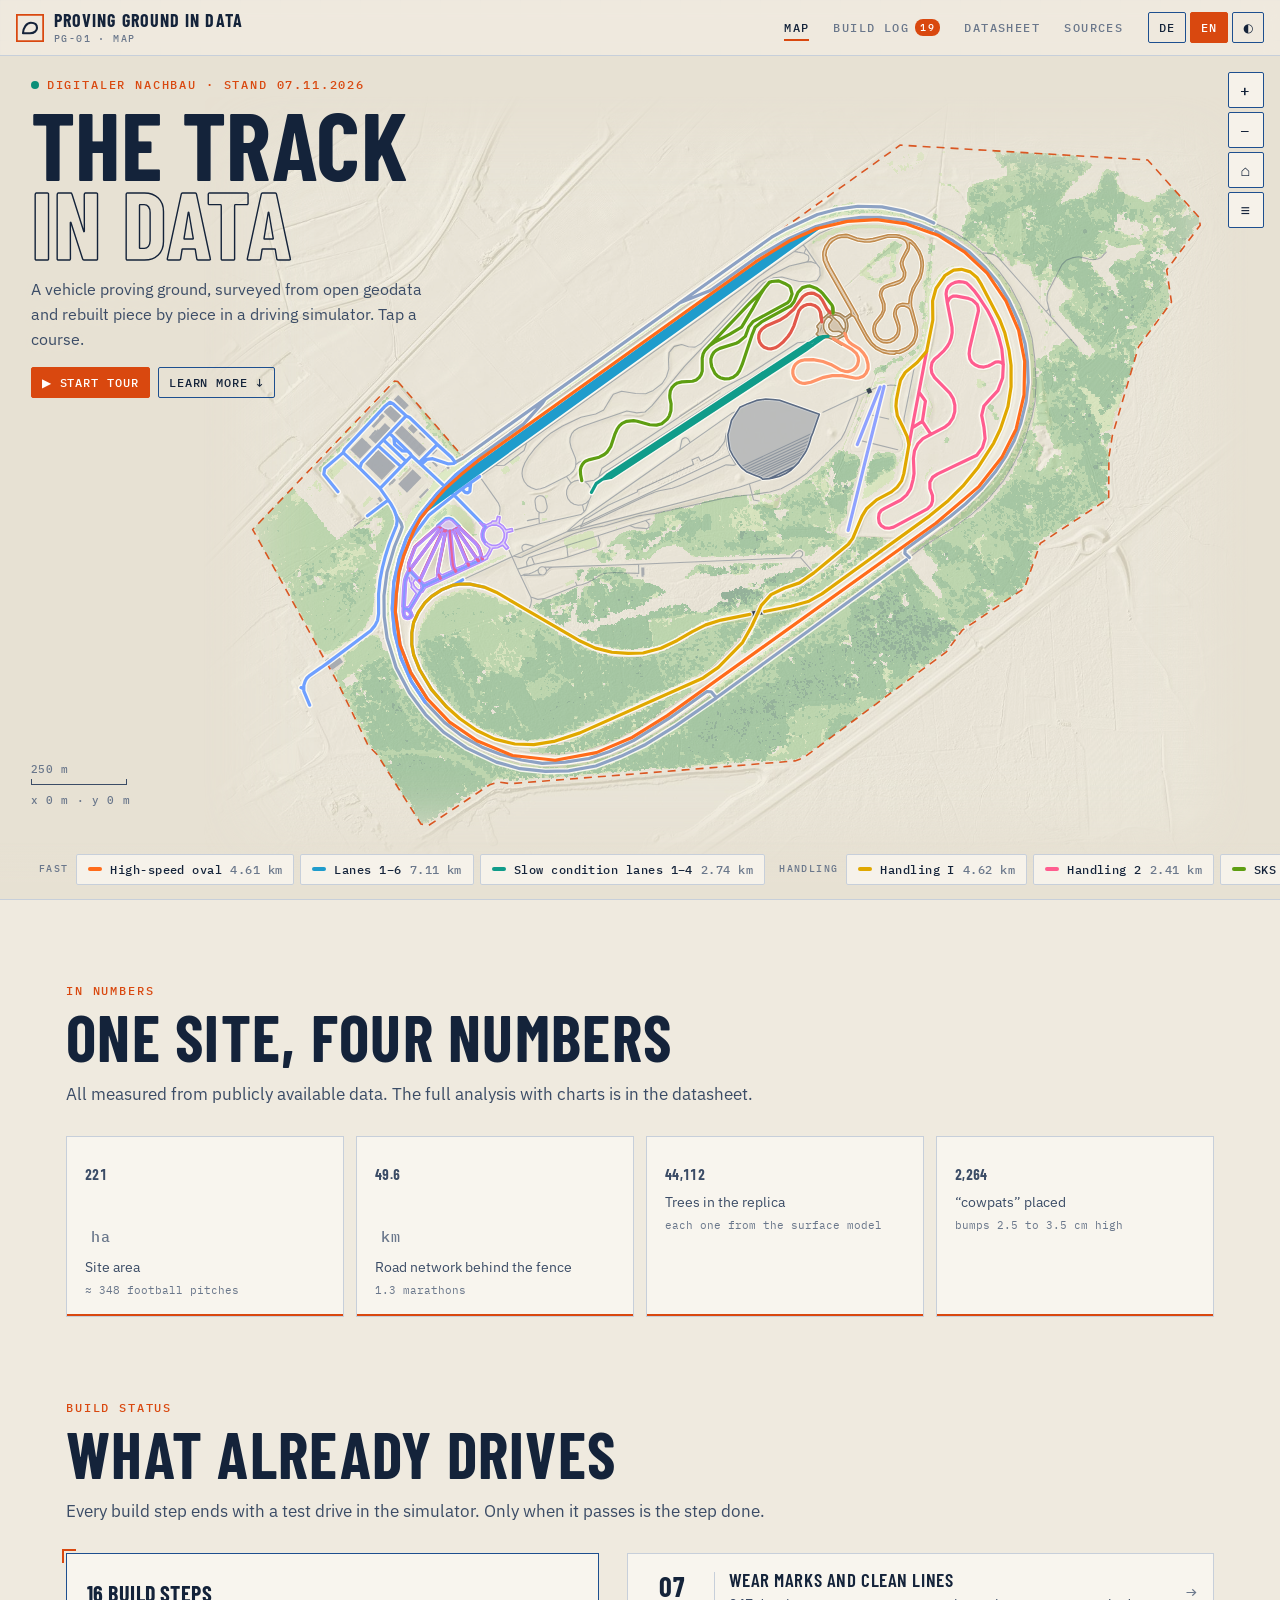
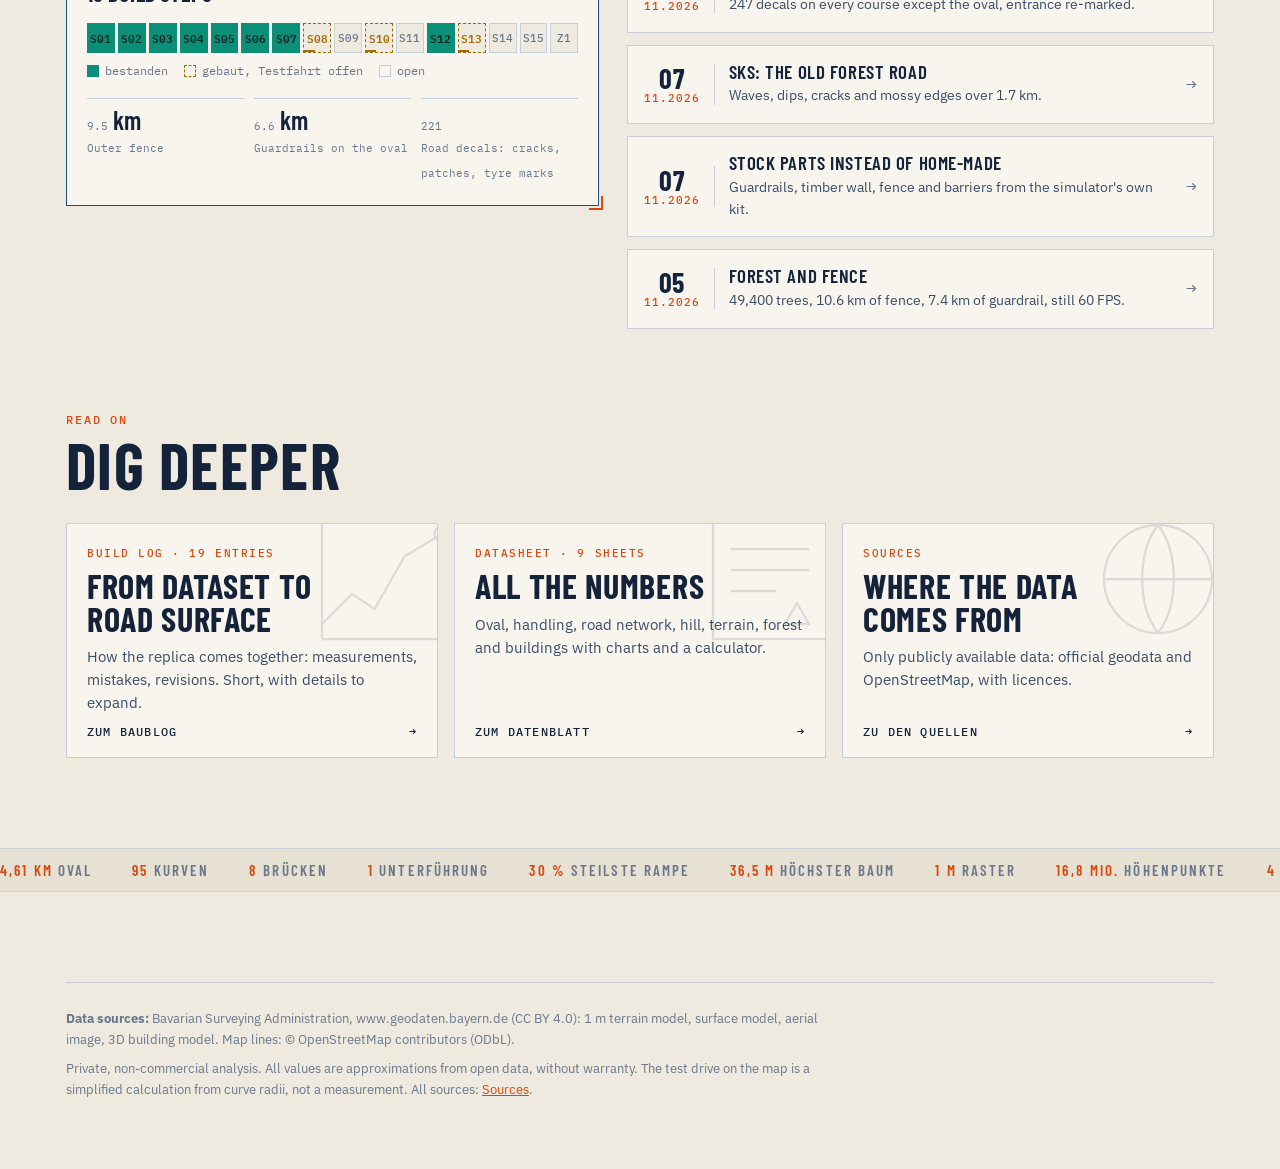
<file: index.html>
<!doctype html>
<html lang="de">
<head>
<meta charset="utf-8">
<meta name="viewport" content="width=device-width,initial-scale=1,viewport-fit=cover">
<title>Prüfgelände in Daten</title>
<meta name="description" content="Interaktive Karte eines Fahrzeug-Prüfgeländes aus offenen Geodaten: alle Kurse zum Anklicken, mit Kennzahlen, Testfahrt und Baustand des digitalen Nachbaus.">
<meta name="robots" content="noindex,nofollow">
<link rel="preconnect" href="https://fonts.googleapis.com">
<link rel="preconnect" href="https://fonts.gstatic.com" crossorigin>
<link rel="stylesheet" href="https://fonts.googleapis.com/css2?family=Barlow+Condensed:wght@500;600;700&family=IBM+Plex+Mono:wght@400;500;600&family=IBM+Plex+Sans:wght@400;500;600&display=swap">
<link rel="stylesheet" href="assets/site.css">
<style>
/* ---------- Karte ---------- */
.stage{position:relative;z-index:1;height:calc(100svh - 56px);min-height:560px;overflow:hidden;background:var(--bg2);border-bottom:1px solid var(--line2)}
#map{position:absolute;inset:0;width:100%;height:100%;display:block;cursor:grab;touch-action:none;user-select:none;-webkit-user-select:none}
#map.drag{cursor:grabbing}
.relief-l{display:none}
:root[data-theme="light"] .relief-d{display:none} :root[data-theme="light"] .relief-l{display:inline}
@media (prefers-color-scheme:light){:root:not([data-theme="dark"]) .relief-d{display:none}:root:not([data-theme="dark"]) .relief-l{display:inline}}
#L-relief{opacity:.55;transition:opacity .6s} #L-trees{opacity:.42;transition:opacity .6s}
:root[data-theme="light"] #L-relief{opacity:.8}
.site{fill:none;stroke:var(--accent);stroke-width:calc(var(--k) * 1.6px);stroke-dasharray:calc(var(--k) * 8px) calc(var(--k) * 6px);animation:ants 30s linear infinite;opacity:.9}
@keyframes ants{to{stroke-dashoffset:calc(var(--k) * -280px)}}
.net{fill:none;stroke:var(--ink2);stroke-width:calc(var(--k) * 1.1px);opacity:.38;stroke-linecap:round;stroke-linejoin:round}
.brg{fill:none;stroke:var(--ink);stroke-width:calc(var(--k) * 5px);opacity:.8}
.bld{fill:var(--muted);opacity:.5;stroke:none}
.cs{fill:none;stroke:var(--casing);stroke-linecap:round;stroke-linejoin:round;stroke-width:calc(var(--k) * 6px)}
.ln{fill:none;stroke:var(--c);stroke-linecap:round;stroke-linejoin:round;stroke-width:calc(var(--k) * 3.2px);transition:stroke-width .3s,opacity .4s}
.ar .ln{fill:var(--c);fill-opacity:.32;fill-rule:evenodd;stroke-width:calc(var(--k) * 1.6px)}
.ar .cs{fill:none;stroke-width:calc(var(--k) * 3.5px)}
.hit{fill:none;stroke:transparent;stroke-width:calc(var(--k) * 18px);stroke-linecap:round;pointer-events:stroke;cursor:pointer}
.ar .hit{fill:transparent;pointer-events:all}
.crs{transition:opacity .45s}
.crs:hover .ln,.crs.hov .ln{stroke-width:calc(var(--k) * 5px)}
#map.sel .crs:not(.on){opacity:.22}
#map.sel .netg{opacity:.5}
.crs.on .ln{stroke-width:calc(var(--k) * 5px)}
.glow{fill:none;stroke:var(--c);stroke-linecap:round;stroke-linejoin:round;stroke-width:calc(var(--k) * 16px);opacity:0;pointer-events:none}
.crs.on .glow{animation:pulse 2.2s ease-in-out infinite}
@keyframes pulse{0%,100%{opacity:.1}50%{opacity:.32}}
.flow{fill:none;stroke:var(--bg);stroke-linecap:round;stroke-width:calc(var(--k) * 1.6px);stroke-dasharray:calc(var(--k) * 3px) calc(var(--k) * 15px);opacity:0;pointer-events:none}
.crs.on .flow{opacity:.85;animation:flow 1.4s linear infinite}
@keyframes flow{to{stroke-dashoffset:calc(var(--k) * -18px)}}
/* Zeichnen beim Start */
.draw .cs,.draw .ln{stroke-dasharray:1;stroke-dashoffset:1}
.draw.go .cs,.draw.go .ln{animation:drawin 1.6s var(--ease) forwards;animation-delay:var(--dl,0s)}
.draw.ar .ln{fill-opacity:0} .draw.ar.go .ln{animation:drawin 1.6s var(--ease) forwards,fillin .8s ease forwards;animation-delay:var(--dl,0s),calc(var(--dl,0s) + 1.1s)}
@keyframes drawin{to{stroke-dashoffset:0}} @keyframes fillin{to{fill-opacity:.32}}
.fadein{opacity:0;transition:opacity 1.2s ease} .fadein.go{opacity:1}
/* Punkte */
.poi{cursor:pointer}
.poi circle.c{fill:var(--accent);stroke:var(--bg);stroke-width:2px}
.poi circle.r{fill:none;stroke:var(--accent);stroke-width:1.4px;animation:ring 2.6s ease-out infinite;transform-box:fill-box;transform-origin:center}
@keyframes ring{from{transform:scale(.4);opacity:.9}to{transform:scale(2.6);opacity:0}}
.poi text{font:600 11px var(--f-m);fill:var(--ink);paint-order:stroke;stroke:var(--casing);stroke-width:3px;letter-spacing:.06em;text-transform:uppercase;pointer-events:none}
#map.sel .poi:not(.on){opacity:.35}
/* Fahrzeug */
#car{pointer-events:none;opacity:0;transition:opacity .3s}
#car.on{opacity:1}
#car .b{fill:var(--ink);stroke:var(--accent);stroke-width:calc(var(--k) * 2.5px)}
#car .h{fill:var(--accent);opacity:.25}
#trail{fill:none;stroke:var(--accent);stroke-width:calc(var(--k) * 2.5px);stroke-linecap:round;opacity:.9;pointer-events:none}

/* Überlagerungen */
.ov{position:absolute;z-index:3;pointer-events:none}
.ov>*{pointer-events:auto}
.intro{left:max(16px,2.4vw);top:22px;max-width:min(470px,calc(100% - 32px))}
.intro h1{font-size:clamp(46px,7.4vw,104px);line-height:.84;letter-spacing:.005em}
.intro h1 span{display:block;color:transparent;-webkit-text-stroke:1.4px var(--ink);text-stroke:1.4px var(--ink)}
.intro p{margin:14px 0 0;font-size:15.5px;color:var(--ink2);max-width:42ch;text-shadow:0 1px 10px var(--bg2)}
.intro .row{display:flex;gap:8px;margin-top:16px;flex-wrap:wrap}
.intro .eyebrow{display:flex;align-items:center;gap:8px;margin-bottom:12px}
.live{width:8px;height:8px;border-radius:50%;background:var(--ok);box-shadow:0 0 0 0 var(--ok);animation:live 2s infinite}
@keyframes live{0%{box-shadow:0 0 0 0 color-mix(in srgb,var(--ok) 70%,transparent)}100%{box-shadow:0 0 0 10px transparent}}
.ttl-in>*{opacity:0;transform:translateY(16px);animation:up .9s var(--ease) forwards}
.ttl-in>*:nth-child(2){animation-delay:.12s}.ttl-in>*:nth-child(3){animation-delay:.24s}.ttl-in>*:nth-child(4){animation-delay:.36s}
@keyframes up{to{opacity:1;transform:none}}
.hud{left:max(16px,2.4vw);bottom:92px;display:flex;flex-direction:column;gap:8px;font:500 11px var(--f-m);color:var(--muted);letter-spacing:.06em}
.scale{display:flex;flex-direction:column;gap:3px}
.scale i{display:block;height:6px;border:1.5px solid var(--ink2);border-top:0;transition:width .25s}
.coords{font-variant-numeric:tabular-nums;white-space:nowrap}
.zoom{right:16px;top:16px;display:flex;flex-direction:column;gap:4px}
.zoom .btn{background:var(--glass);backdrop-filter:blur(6px);-webkit-backdrop-filter:blur(6px);width:36px;height:36px;padding:0;font-size:16px}
.layers{position:absolute;right:56px;top:16px;display:none;flex-direction:column;gap:4px;padding:10px;background:var(--glass);border:1px solid var(--line);backdrop-filter:blur(8px);-webkit-backdrop-filter:blur(8px)}
.layers.on{display:flex}
.layers label{display:flex;gap:8px;align-items:center;font:500 11.5px var(--f-m);letter-spacing:.05em;cursor:pointer;white-space:nowrap}
.layers input{accent-color:var(--accent)}
/* Kursleiste */
.rail{position:absolute;z-index:3;left:0;right:0;bottom:0;padding:12px max(16px,2.4vw) 14px;display:flex;gap:6px;overflow-x:auto;scrollbar-width:thin;
  background:linear-gradient(to top,var(--bg2) 30%,transparent)}
.chip{flex:none;display:flex;align-items:center;gap:8px;font:500 11.5px/1 var(--f-m);letter-spacing:.04em;color:var(--ink);background:var(--glass);border:1px solid var(--line2);padding:9px 11px;cursor:pointer;border-radius:2px;backdrop-filter:blur(6px);-webkit-backdrop-filter:blur(6px);transition:border-color .2s,transform .2s,background .2s}
.chip i{width:14px;height:4px;background:var(--c);flex:none;border-radius:2px}
.chip em{font-style:normal;color:var(--muted)}
.chip:hover{border-color:var(--c);transform:translateY(-2px)}
.chip[aria-pressed="true"]{border-color:var(--c);background:color-mix(in srgb,var(--c) 18%,var(--glass))}
.chip.g{cursor:default;background:none;border:0;backdrop-filter:none;color:var(--muted);font-size:10px;letter-spacing:.14em;text-transform:uppercase;padding:9px 2px 9px 8px}
.chip.g:hover{transform:none}
/* Tooltip */
.tip{position:absolute;z-index:4;pointer-events:none;font:500 11.5px var(--f-m);background:var(--glass);border:1px solid var(--line);padding:6px 9px;white-space:nowrap;opacity:0;transform:translate(-50%,-140%);transition:opacity .15s;backdrop-filter:blur(6px);-webkit-backdrop-filter:blur(6px)}
.tip.on{opacity:1} .tip b{color:var(--c,var(--accent));font-weight:600}
.hint{position:absolute;z-index:6;left:50%;top:50%;transform:translate(-50%,-50%);font:500 13px var(--f-m);letter-spacing:.04em;background:var(--glass);border:1px solid var(--line);padding:12px 16px;pointer-events:none;opacity:0;transition:opacity .25s;backdrop-filter:blur(8px);-webkit-backdrop-filter:blur(8px)}
.hint.on{opacity:1}
/* Infopanel */
.panel{position:absolute;z-index:5;top:16px;right:62px;bottom:78px;width:min(390px,calc(100% - 32px));background:var(--glass);border:1px solid var(--line);
  backdrop-filter:blur(14px);-webkit-backdrop-filter:blur(14px);display:flex;flex-direction:column;transform:translateX(calc(100% + 80px));transition:transform .55s var(--ease);overflow:hidden}
.panel.on{transform:none}
.panel::before{content:"";position:absolute;left:0;top:0;bottom:0;width:3px;background:var(--c,var(--accent))}
.ph{padding:16px 18px 12px 20px;border-bottom:1px solid var(--line2);display:flex;gap:10px;align-items:flex-start}
.ph h2{font-size:32px;line-height:.95;margin-top:6px}
.ph .x{margin-left:auto;flex:none}
.pb{padding:14px 18px 18px 20px;overflow-y:auto;display:grid;gap:14px;align-content:start}
.pb p{margin:0;font-size:14.5px;color:var(--ink2)}
.facts{display:grid;grid-template-columns:1fr 1fr;gap:1px;background:var(--line2);border:1px solid var(--line2)}
.facts div{background:var(--panel);padding:9px 10px 8px}
.facts b{display:block;font:600 22px/1 var(--f-d);letter-spacing:.02em;font-variant-numeric:tabular-nums}
.facts span{font:10.5px/1.3 var(--f-m);color:var(--muted);letter-spacing:.04em}
.bstat{display:flex;flex-wrap:wrap;gap:6px 10px;align-items:center;font:12px var(--f-m);color:var(--muted)}
.bstat strong{color:var(--ink);font-weight:600}
.chart{border:1px solid var(--line2);background:var(--panel);padding:8px 10px 6px}
.chart h4{margin:0 0 4px;font:500 10.5px var(--f-m);letter-spacing:.12em;text-transform:uppercase;color:var(--muted);display:flex;justify-content:space-between}
.chart svg{display:block;width:100%;height:64px;overflow:visible}
.chart .pl{fill:none;stroke:var(--c,var(--accent));stroke-width:1.6;vector-effect:non-scaling-stroke}
.chart .pa{fill:var(--c,var(--accent));opacity:.14}
.chart .cur{stroke:var(--ink);stroke-width:1;vector-effect:non-scaling-stroke}
.drive{display:grid;grid-template-columns:auto 1fr;gap:12px;align-items:center}
.speedo{font:700 46px/0.9 var(--f-d);font-variant-numeric:tabular-nums;letter-spacing:.01em;min-width:3.2ch;text-align:right}
.speedo small{display:block;font:500 10px var(--f-m);letter-spacing:.12em;color:var(--muted);text-align:right;margin-top:4px}
.dmeta{font:11.5px/1.5 var(--f-m);color:var(--muted)} .dmeta b{color:var(--ink);font-weight:500}
.pf{display:flex;gap:8px;flex-wrap:wrap;padding-top:2px}
@media (max-width:760px){
  .stage{height:calc(100svh - 56px);min-height:600px}
  .intro{top:14px} .intro p{font-size:14px} .intro h1{font-size:clamp(40px,13vw,64px)}
  .hud{bottom:78px} .hud .coords{display:none}
  .zoom{top:auto;bottom:140px;right:12px} .layers{top:auto;bottom:140px;right:54px}
  .panel{top:auto;right:0;left:0;bottom:0;width:100%;max-height:68%;transform:translateY(105%);border-left:0;border-right:0;border-bottom:0}
  .panel::before{left:0;right:0;top:0;bottom:auto;width:auto;height:3px}
  .stage.psel .intro{opacity:0;pointer-events:none}
}
.intro{transition:opacity .4s}
.intro h1,.intro p,.intro .eyebrow,.intro .row a{transition:opacity .35s}
.stage.psel .intro h1,.stage.psel .intro p,.stage.psel .intro .eyebrow,.stage.psel .intro .row a{opacity:0;pointer-events:none;height:0;margin:0;overflow:hidden}
.stage.psel .intro .row{margin-top:0}

/* ---------- Abschnitte unter der Karte ---------- */
.nums{display:grid;grid-template-columns:repeat(4,1fr);gap:12px}
.num{background:var(--panel);border:1px solid var(--line2);padding:22px 18px 18px;position:relative;overflow:hidden}
.num b{display:block;font:700 clamp(44px,6vw,72px)/.9 var(--f-d);letter-spacing:.005em;font-variant-numeric:tabular-nums}
.num b i{font:500 15px var(--f-m);font-style:normal;color:var(--muted);margin-left:6px;letter-spacing:.04em}
.num span{display:block;margin-top:10px;font-size:14px;color:var(--ink2)}
.num small{display:block;font:11px/1.4 var(--f-m);color:var(--muted);margin-top:4px}
.num::after{content:"";position:absolute;left:0;bottom:0;height:2px;width:100%;background:var(--accent);transform:scaleX(0);transform-origin:left;transition:transform 1.2s var(--ease) .3s}
.num.in::after{transform:none}
@media (max-width:860px){.nums{grid-template-columns:1fr 1fr}}
.build{display:grid;grid-template-columns:minmax(0,1fr) minmax(0,1.1fr);gap:28px;align-items:start}
.bpanel{padding:22px 20px 20px}
.bpanel h3{font-size:22px;margin-bottom:12px}
.equip{display:grid;grid-template-columns:repeat(3,1fr);gap:10px;margin-top:20px}
.equip div{border-top:1px solid var(--line2);padding-top:8px}
.equip b{display:block;font:600 26px/1 var(--f-d);font-variant-numeric:tabular-nums}
.equip span{font:11px/1.35 var(--f-m);color:var(--muted)}
.news{display:grid;gap:12px}
.news a{display:grid;grid-template-columns:auto 1fr auto;gap:14px;align-items:center;text-decoration:none;color:var(--ink);padding:16px 16px;border:1px solid var(--line2);background:var(--panel);transition:border-color .25s,transform .25s}
.news a:hover{border-color:var(--accent);transform:translateX(4px)}
.news time{font:500 11px/1.2 var(--f-m);color:var(--accent);letter-spacing:.08em;text-align:center;border-right:1px solid var(--line2);padding-right:14px}
.news time b{display:block;font:700 28px/1 var(--f-d);color:var(--ink)}
.news strong{display:block;font:600 19px/1.1 var(--f-d);text-transform:uppercase;letter-spacing:.03em}
.news span{display:block;font-size:13.5px;color:var(--ink2);margin-top:3px}
.news .arr{font:18px var(--f-m);color:var(--muted)}
@media (max-width:900px){.build{grid-template-columns:1fr}}
@media (max-width:520px){.equip{grid-template-columns:1fr 1fr}.news a{grid-template-columns:auto 1fr}.news .arr{display:none}}
.portals{display:grid;grid-template-columns:repeat(3,1fr);gap:16px}
.portal{display:flex;flex-direction:column;gap:10px;text-decoration:none;color:var(--ink);padding:22px 20px 18px;min-height:220px;border:1px solid var(--line2);background:var(--panel);position:relative;overflow:hidden;transition:border-color .3s,transform .3s}
.portal:hover{border-color:var(--accent);transform:translateY(-4px)}
.portal .k{font:500 11px var(--f-m);letter-spacing:.14em;color:var(--accent);text-transform:uppercase}
.portal h3{font-size:34px;line-height:.95}
.portal p{font-size:14.5px;color:var(--ink2);margin:0}
.portal .go{margin-top:auto;font:500 12px var(--f-m);letter-spacing:.1em;text-transform:uppercase;display:flex;justify-content:space-between;align-items:center}
.portal .go i{font-style:normal;transition:transform .3s}
.portal:hover .go i{transform:translateX(6px)}
.portal svg.bg{position:absolute;right:-20px;top:-20px;width:150px;height:150px;opacity:.12;stroke:var(--ink);fill:none;stroke-width:1.5;transition:transform .8s var(--ease),opacity .4s}
.portal:hover svg.bg{transform:rotate(-8deg) scale(1.08);opacity:.22}
@media (max-width:860px){.portals{grid-template-columns:1fr}.portal{min-height:0}}
.marquee{overflow:hidden;border-block:1px solid var(--line2);margin-top:90px;position:relative;z-index:1;background:var(--bg2)}
.marquee div{display:flex;gap:40px;width:max-content;padding:12px 0;font:600 15px var(--f-d);letter-spacing:.14em;text-transform:uppercase;color:var(--muted);animation:mq 60s linear infinite}
.marquee b{color:var(--accent);font-weight:600}
@keyframes mq{to{transform:translateX(-50%)}}
@media (prefers-reduced-motion:reduce){.marquee div{animation:none}.draw .cs,.draw .ln{stroke-dasharray:none;stroke-dashoffset:0}.ttl-in>*{opacity:1;transform:none;animation:none}}
</style>
<script data-goatcounter="https://ericcarni.goatcounter.com/count" async src="https://gc.zgo.at/count.js"></script>
</head>
<body>
<header class="nav">
  <a class="brand" href="./" aria-label="Startseite"><svg viewBox="0 0 32 32" aria-hidden="true"><rect x="1" y="1" width="30" height="30" fill="none" stroke="var(--accent)" stroke-width="2"/><path d="M8 22c0-6 4-12 9-12s7 3 7 6-3 6-8 6H8" fill="none" stroke="var(--ink)" stroke-width="2.4" stroke-linecap="round"/></svg><span><b>Prüfgelände in Daten</b><small>PG-01 · Karte</small></span></a>
  <nav class="links" aria-label="Bereiche"><a href="./" aria-current="page">Karte</a><a href="blog/">Baublog<span class="cnt">19</span></a><a href="datenblatt/">Datenblatt</a><a href="quellen/">Quellen</a></nav>
  <div class="tools"><button class="btn" id="lang-de" type="button" aria-pressed="true" aria-label="Deutsch" lang="de">DE</button><button class="btn" id="lang-en" type="button" aria-pressed="false" aria-label="English" lang="en">EN</button><button class="btn ic" id="themebtn" type="button" aria-label="Darstellung wechseln">◐</button></div>
</header>

<section class="stage" id="stage" aria-label="Interaktive Karte">
  <svg id="map" role="img" aria-label="Karte des Prüfgeländes mit allen Kursen">
    <defs><filter id="fz" x="-10%" y="-10%" width="120%" height="120%"><feGaussianBlur stdDeviation="70"/></filter>
      <mask id="fade" maskUnits="userSpaceOnUse" x="-1500" y="-1150" width="3000" height="2300"><rect x="-1250" y="-900" width="2490" height="1790" fill="#fff" filter="url(#fz)"/></mask></defs>
    <g mask="url(#fade)">
    <g id="L-relief" class="fadein"><image class="relief-d" href="assets/relief-dark.jpg" x="-1370" y="-1020" width="2730" height="2030" preserveAspectRatio="none"/><image class="relief-l" href="assets/relief-light.jpg" x="-1370" y="-1020" width="2730" height="2030" preserveAspectRatio="none"/></g>
    <g id="L-trees" class="fadein"><image href="assets/baeume.png" x="-1370" y="-1020" width="2730" height="2030" preserveAspectRatio="none" style="image-rendering:pixelated"/></g>
    </g>
    <g id="L-bld" class="fadein"></g>
    <g id="L-net" class="fadein netg"></g>
    <g id="L-site"></g>
    <g id="L-cas"></g>
    <g id="L-crs"></g>
    <path id="trail" d=""/>
    <g id="L-poi" class="fadein"></g>
    <g id="car"><circle class="h" r="1"/><circle class="b" r="1"/></g>
  </svg>

  <div class="ov intro ttl-in" id="intro">
    <div class="eyebrow"><i class="live"></i>Digitaler Nachbau · Stand 07.11.2026</div>
    <h1>Die Strecke<span>in Daten</span></h1>
    <p>Ein Fahrzeug-Prüfgelände, vermessen aus offenen Geodaten und Stück für Stück im Fahrsimulator nachgebaut. Tippe auf einen Kurs.</p>
    <div class="row"><button class="btn pri" id="tour" type="button">▶ Rundgang starten</button><a class="btn" href="#zahlen">Mehr erfahren ↓</a></div>
  </div>

  <div class="ov hud" aria-hidden="true"><div class="scale"><span id="scl">500 m</span><i id="sclbar" style="width:100px"></i></div><div class="coords" id="xy">x 0 m · y 0 m</div></div>
  <div class="ov zoom"><button class="btn" id="zin" type="button" aria-label="Vergrößern">+</button><button class="btn" id="zout" type="button" aria-label="Verkleinern">−</button><button class="btn" id="zfit" type="button" aria-label="Ganzes Gelände">⌂</button><button class="btn" id="lyr" type="button" aria-label="Ebenen" aria-expanded="false">≡</button></div>
  <div class="layers" id="layers">
    <label><input type="checkbox" data-l="L-relief" checked>Relief</label>
    <label><input type="checkbox" data-l="L-trees" checked>Wald</label>
    <label><input type="checkbox" data-l="L-bld" checked>Gebäude</label>
    <label><input type="checkbox" data-l="L-net" checked>Übrige Wege</label>
    <label><input type="checkbox" data-l="L-poi" checked>Orte</label>
  </div>

  <div class="tip" id="tip"></div>
  <div class="hint" id="hint">Zum Zoomen in die Karte klicken oder Strg + Mausrad</div>

  <aside class="panel" id="panel" aria-live="polite" aria-label="Kursinformation">
    <div class="ph"><div><div class="eyebrow" id="pgrp"></div><h2 id="pname"></h2></div><button class="btn ic x" id="pclose" type="button" aria-label="Schließen">✕</button></div>
    <div class="pb" id="pbody"></div>
  </aside>

  <nav class="rail" id="rail" aria-label="Kurse"></nav>
</section>

<div class="wrap">
  <section class="sec" id="zahlen">
    <div class="sec-h rv"><div class="eyebrow">In Zahlen</div><h2>Ein Gelände, vier Zahlen</h2><p>Alles gemessen aus öffentlich verfügbaren Daten. Die vollständige Auswertung mit Diagrammen steht im Datenblatt.</p></div>
    <div class="nums">
      <div class="num rv"><b><span data-n="248" data-d="0">0</span><i>ha</i></b><span>Geländefläche</span><small>≈ 348 Fußballfelder</small></div>
      <div class="num rv d1"><b><span data-n="55.5" data-d="1">0</span><i>km</i></b><span>Straßennetz hinter dem Zaun</span><small>1,3 Marathons</small></div>
      <div class="num rv d2"><b><span data-n="49400" data-d="0">0</span></b><span>Bäume im Nachbau</span><small>einzeln aus dem Oberflächenmodell</small></div>
      <div class="num rv d3"><b><span data-n="2535" data-d="0">0</span></b><span>Kuhfladen gesetzt</span><small>2,5 bis 3,5 cm hohe Höcker</small></div>
    </div>
  </section>

  <section class="sec" id="bau">
    <div class="sec-h rv"><div class="eyebrow">Baustand</div><h2>Was schon fährt</h2><p>Jeder Bauschritt endet mit einer Testfahrt im Simulator. Erst wenn sie bestanden ist, gilt er als fertig.</p></div>
    <div class="build">
      <div class="frame bpanel rv">
        <h3>16 Bauschritte</h3>
        <div class="prog" id="prog" aria-label="Fortschritt der Bauschritte">
          <span class="done" style="--i:0" title="S01 Projekt und Kartengröße">S01</span><span class="done" style="--i:1" title="S02 Geodaten">S02</span><span class="done" style="--i:2" title="S03 Gelände und Luftbild">S03</span><span class="done" style="--i:3" title="S04 Bodenmaterialien">S04</span><span class="done" style="--i:4" title="S05 Oval mit Steilkurven">S05</span><span class="done" style="--i:5" title="S06 Handling I und 2">S06</span><span class="done" style="--i:6" title="S07 Innenkurse">S07</span><span class="test" title="S08 Kuhfladen-Kurse: Testfahrt offen">S08</span><span class="open" title="S09 Zustandsspuren: auf Abruf">S09</span><span class="test" title="S10 SKS 1 und 2: Testfahrt offen">S10</span><span class="open" title="S11 Steigungshügel">S11</span><span class="done" style="--i:7" title="S12 Dynamikfläche, Wege, Pforte">S12</span><span class="test" title="S13 Wald und Ausstattung: Testfahrt offen">S13</span><span class="open" title="S14 Gebäude">S14</span><span class="open" title="S15 Verkehr und Startpunkte">S15</span><span class="open" title="Z1 Feinschliff und Endtest">Z1</span>
        </div>
        <div class="legend"><span><i style="background:var(--ok);border-color:var(--ok)"></i>bestanden</span><span><i style="border-color:var(--warn);border-style:dashed"></i>gebaut, Testfahrt offen</span><span><i></i>offen</span></div>
        <div class="equip">
          <div><b><span data-n="10.6" data-d="1">0</span> km</b><span>Außenzaun</span></div>
          <div><b><span data-n="7.4" data-d="1">0</span> km</b><span>Leitplanken am Oval</span></div>
          <div><b><span data-n="247" data-d="0">0</span></b><span>Straßen-Decals: Risse, Flicken, Spuren</span></div>
        </div>
      </div>
      <div class="news">
        <a class="rv" href="blog/#e19"><time><b>07</b>11.2026</time><div><strong>Gebrauchsspuren und saubere Linien</strong><span>247 Decals auf allen Kursen außer dem Oval, Einfahrt neu markiert.</span></div><i class="arr">→</i></a>
        <a class="rv d1" href="blog/#e18"><time><b>07</b>11.2026</time><div><strong>SKS: die alte Waldstraße</strong><span>Wellen, Absenkungen, Risse und Moosränder auf 1,7 km.</span></div><i class="arr">→</i></a>
        <a class="rv d2" href="blog/#e17"><time><b>07</b>11.2026</time><div><strong>Fertigteile statt Eigenbau</strong><span>Leitplanken, Holzwand, Zaun und Barken aus dem Baukasten des Simulators.</span></div><i class="arr">→</i></a>
        <a class="rv d3" href="blog/#e16"><time><b>05</b>11.2026</time><div><strong>Wald und Zaun</strong><span>49 400 Bäume, 10,6 km Zaun, 7,4 km Leitplanken, weiter 60 FPS.</span></div><i class="arr">→</i></a>
      </div>
    </div>
  </section>

  <section class="sec" id="mehr">
    <div class="sec-h rv"><div class="eyebrow">Weiterlesen</div><h2>Tiefer einsteigen</h2></div>
    <div class="portals">
      <a class="portal rv" href="blog/"><svg class="bg" viewBox="0 0 100 100" aria-hidden="true"><path d="M10 80 L30 60 L45 70 L65 35 L90 20"/><circle cx="90" cy="20" r="5"/><path d="M10 90h80M10 10v80"/></svg><span class="k">Baublog · 19 Einträge</span><h3>Vom Datensatz zur Fahrbahn</h3><p>Wie der Nachbau entsteht: Messungen, Fehler, Revisionen. Kurz gefasst, Details zum Aufklappen.</p><span class="go">Zum Baublog<i>→</i></span></a>
      <a class="portal rv d1" href="datenblatt/"><svg class="bg" viewBox="0 0 100 100" aria-hidden="true"><rect x="12" y="10" width="76" height="80"/><path d="M24 30h52M24 44h52M24 58h30"/><path d="M60 80 l8-14 8 14z"/></svg><span class="k">Datenblatt · 9 Blätter</span><h3>Alle Zahlen</h3><p>Oval, Handling, Straßennetz, Hügel, Gelände, Wald und Gebäude mit Diagrammen und Rechner.</p><span class="go">Zum Datenblatt<i>→</i></span></a>
      <a class="portal rv d2" href="quellen/"><svg class="bg" viewBox="0 0 100 100" aria-hidden="true"><circle cx="50" cy="50" r="36"/><path d="M14 50h72M50 14c-14 18-14 54 0 72M50 14c14 18 14 54 0 72"/></svg><span class="k">Quellen</span><h3>Woher die Daten kommen</h3><p>Nur öffentlich verfügbare Daten: amtliche Geodaten und OpenStreetMap, mit Lizenzen.</p><span class="go">Zu den Quellen<i>→</i></span></a>
    </div>
  </section>
</div>

<div class="marquee" aria-hidden="true"><div id="mq"><span><b>4,61 km</b> Oval</span><span><b>95</b> Kurven</span><span><b>8</b> Brücken</span><span><b>1</b> Unterführung</span><span><b>30 %</b> steilste Rampe</span><span><b>36,5 m</b> höchster Baum</span><span><b>1 m</b> Raster</span><span><b>16,8 Mio.</b> Höhenpunkte</span><span><b>4 096 m</b> Kartenkante</span><span><b>60 FPS</b> im Simulator</span></div></div>

<div class="wrap">
  <footer class="foot">
    <p><b>Datenquellen:</b> Bayerische Vermessungsverwaltung, www.geodaten.bayern.de (CC BY 4.0): Geländemodell 1 m, Oberflächenmodell, Luftbild, 3D-Gebäudemodell. Kartenlinien: © OpenStreetMap-Mitwirkende (ODbL).</p>
    <p>Private, nicht kommerzielle Auswertung. Alle Werte sind Näherungen aus offenen Daten, ohne Gewähr. Die Testfahrt auf der Karte ist eine vereinfachte Rechnung aus den Kurvenradien, keine Messung. Alle Quellen: <a href="quellen/">Quellen</a>.</p>
  </footer>
</div>

<script src="assets/i18n-en.js"></script>
<script>
Object.assign(window.I18N_EN=window.I18N_EN||{},{
"Prüfgelände in Daten":"Proving ground in data","Karte":"Map","Darstellung wechseln":"Switch theme","Startseite":"Home",
"Interaktive Karte eines Fahrzeug-Prüfgeländes aus offenen Geodaten: alle Kurse zum Anklicken, mit Kennzahlen, Testfahrt und Baustand des digitalen Nachbaus.":"Interactive map of a vehicle proving ground from open geodata: click every course for key figures, a test drive and the build status of the digital replica.",
"Interaktive Karte":"Interactive map","Karte des Prüfgeländes mit allen Kursen":"Map of the proving ground with all courses",
"Digitaler Nachbau · Stand 07.11.2026":"Digital replica · as of 7 Nov 2026",
"Die Strecke<span>in Daten</span>":"The track<span>in data</span>",
"Ein Fahrzeug-Prüfgelände, vermessen aus offenen Geodaten und Stück für Stück im Fahrsimulator nachgebaut. Tippe auf einen Kurs.":"A vehicle proving ground, surveyed from open geodata and rebuilt piece by piece in a driving simulator. Tap a course.",
"▶ Rundgang starten":"▶ Start tour","■ Rundgang stoppen":"■ Stop tour","Mehr erfahren ↓":"Learn more ↓",
"Vergrößern":"Zoom in","Verkleinern":"Zoom out","Ganzes Gelände":"Whole site","Ebenen":"Layers","Wald":"Forest","Gebäude":"Buildings","Übrige Wege":"Other roads","Orte":"Places","Relief":"Relief",
"Kursinformation":"Course information","Schließen":"Close","Kurse":"Courses",
"In Zahlen":"In numbers","Ein Gelände, vier Zahlen":"One site, four numbers",
"Alles gemessen aus öffentlich verfügbaren Daten. Die vollständige Auswertung mit Diagrammen steht im Datenblatt.":"All measured from publicly available data. The full analysis with charts is in the datasheet.",
"Geländefläche":"Site area","≈ 348 Fußballfelder":"≈ 348 football pitches","Straßennetz hinter dem Zaun":"Road network behind the fence","1,3 Marathons":"1.3 marathons",
"Bäume im Nachbau":"Trees in the replica","einzeln aus dem Oberflächenmodell":"each one from the surface model","Kuhfladen gesetzt":"“cowpats” placed","2,5 bis 3,5 cm hohe Höcker":"bumps 2.5 to 3.5 cm high",
"Baustand":"Build status","Was schon fährt":"What already drives",
"Jeder Bauschritt endet mit einer Testfahrt im Simulator. Erst wenn sie bestanden ist, gilt er als fertig.":"Every build step ends with a test drive in the simulator. Only when it passes is the step done.",
"16 Bauschritte":"16 build steps","Fortschritt der Bauschritte":"Progress of the build steps","bestanden":"passed","gebaut, Testfahrt offen":"built, test drive pending","offen":"open",
"Außenzaun":"Outer fence","Leitplanken am Oval":"Guardrails on the oval","Straßen-Decals: Risse, Flicken, Spuren":"Road decals: cracks, patches, tyre marks",
"Gebrauchsspuren und saubere Linien":"Wear marks and clean lines","247 Decals auf allen Kursen außer dem Oval, Einfahrt neu markiert.":"247 decals on every course except the oval, entrance re-marked.",
"SKS: die alte Waldstraße":"SKS: the old forest road","Wellen, Absenkungen, Risse und Moosränder auf 1,7 km.":"Waves, dips, cracks and mossy edges over 1.7 km.",
"Fertigteile statt Eigenbau":"Stock parts instead of home-made","Leitplanken, Holzwand, Zaun und Barken aus dem Baukasten des Simulators.":"Guardrails, timber wall, fence and barriers from the simulator's own kit.",
"Wald und Zaun":"Forest and fence","49 400 Bäume, 10,6 km Zaun, 7,4 km Leitplanken, weiter 60 FPS.":"49,400 trees, 10.6 km of fence, 7.4 km of guardrail, still 60 FPS.",
"Weiterlesen":"Read on","Tiefer einsteigen":"Dig deeper","Baublog · 19 Einträge":"Build log · 19 entries","Vom Datensatz zur Fahrbahn":"From dataset to road surface",
"Wie der Nachbau entsteht: Messungen, Fehler, Revisionen. Kurz gefasst, Details zum Aufklappen.":"How the replica comes together: measurements, mistakes, revisions. Short, with details to expand.",
"Zum Baublog":"To the build log","Datenblatt · 9 Blätter":"Datasheet · 9 sheets","Alle Zahlen":"All the numbers",
"Oval, Handling, Straßennetz, Hügel, Gelände, Wald und Gebäude mit Diagrammen und Rechner.":"Oval, handling, road network, hill, terrain, forest and buildings with charts and a calculator.",
"Zum Datenblatt":"To the datasheet","Woher die Daten kommen":"Where the data comes from","Nur öffentlich verfügbare Daten: amtliche Geodaten und OpenStreetMap, mit Lizenzen.":"Only publicly available data: official geodata and OpenStreetMap, with licences.","Zu den Quellen":"To the sources",
"<b>Datenquellen:</b> Bayerische Vermessungsverwaltung, www.geodaten.bayern.de (CC BY 4.0): Geländemodell 1 m, Oberflächenmodell, Luftbild, 3D-Gebäudemodell. Kartenlinien: © OpenStreetMap-Mitwirkende (ODbL).":"<b>Data sources:</b> Bavarian Surveying Administration, www.geodaten.bayern.de (CC BY 4.0): 1 m terrain model, surface model, aerial image, 3D building model. Map lines: © OpenStreetMap contributors (ODbL).",
"Private, nicht kommerzielle Auswertung. Alle Werte sind Näherungen aus offenen Daten, ohne Gewähr. Die Testfahrt auf der Karte ist eine vereinfachte Rechnung aus den Kurvenradien, keine Messung. Alle Quellen: <a href=\"quellen/\">Quellen</a>.":"Private, non-commercial analysis. All values are approximations from open data, without warranty. The test drive on the map is a simplified calculation from curve radii, not a measurement. All sources: <a href=\"quellen/\">Sources</a>.",
/* dynamisch */
"Schnell":"Fast","Handling":"Handling","Sonderkurse":"Special courses","Wege":"Roads","Ort":"Place",
"Länge":"Length","Im Simulator":"In the simulator","Testfahrt bestanden":"Test drive passed","Testfahrt offen":"Test drive pending","eingebaut":"built in","geplant":"planned","auf Abruf":"on call",
"Höhenprofil einer Runde":"Elevation profile of one lap","Tempo der Testfahrt":"Test-drive speed","▶ Testfahrt":"▶ Test drive","■ Stopp":"■ Stop","Im Baublog":"In the build log","Im Datenblatt":"In the datasheet",
"Zeit":"Time","Strecke":"Distance","Zeitraffer ×10":"time-lapse ×10","km/h":"km/h",
"Vereinfachte Rechnung: Tempo aus dem Kurvenradius, gebremst und beschleunigt mit festen Werten.":"Simplified calculation: speed from curve radius, braking and accelerating at fixed rates.",
"Hochgeschwindigkeitsoval":"High-speed oval","Steilkurven":"Banked curves","Überhöhung außen":"Outer edge raised","Höhenunterschied":"Height difference",
"Vier Fahrstreifen, zwei Steilkurven, zwei Geraden von je rund 1,09 km. Im Nachbau eine eigene 3D-Fahrbahn mit drei Spuren für 200, 140 und 80 km/h, dazu die Unterführung P15.":"Four lanes, two banked curves, two straights of about 1.09 km each. In the replica a dedicated 3D road with three lanes for 200, 140 and 80 km/h, plus the P15 underpass.",
"Hauptkurven":"Main curves","engster Radius":"Tightest radius",
"Einbahn-Handlingkurs mit schnellen Kurvenfolgen und Höhenprofil. Im Nachbau mit Überführung, Rampen und zwei Brücken über den Bach.":"One-way handling course with fast curve sequences and elevation changes. In the replica with an overpass, ramps and two bridges over the brook.",
"Kurven":"Curves","Curbs":"Kerbs","Beton":"concrete",
"Kürzer, enger, kurvenreicher. Betoncurbs an den Kurven, angebunden über einen Verbinder.":"Shorter, tighter, twistier. Concrete kerbs at the curves, connected via a link road.",
"Fahrbahn":"Carriageway","einspurig":"single lane",
"Schmale, alte Waldstraße: Wellen, Absenkungen, Risse, Flicken und Moosränder, gesäumt von Leitpfosten.":"A narrow old forest road: waves, dips, cracks, patches and mossy edges, lined with delineator posts.",
"Spuren 1–6":"Lanes 1–6","je Spur":"per lane","Belag":"Surface","Beton / Asphalt":"concrete / asphalt","Tempo laut Karte":"Speed per map",
"Sechs parallele Geraden für Fahrbahnzustand und Komfort. Gelände und Boden liegen schon, die Oberflächen-Details folgen bei Bedarf.":"Six parallel straights for road condition and comfort tests. Terrain and ground are in, surface details follow when needed.",
"Langsame Zustandsspuren 1–4":"Slow condition lanes 1–4",
"Vier kurze Zustandsspuren für langsame Fahrten über unterschiedliche Beläge.":"Four short condition lanes for slow runs over different surfaces.",
"Multifunktion":"Multi-purpose course","alter heller Asphalt":"old light asphalt","Markierungen":"Markings","aus dem Luftbild":"from the aerial image",
"Langsamer Kurs mit vielen Markierungen, nachgebaut mit eigener Textur für alten, hellen Asphalt.":"A slow course with plenty of markings, rebuilt with a custom texture for old, light asphalt.",
"Kies-Kurs":"Gravel course","Runde":"Lap","Schlaglöcher":"Potholes","bis 25 cm":"up to 25 cm","Barken":"Barriers","rot-weiß":"red-white",
"Loser Untergrund mit Schlaglöchern, gesäumt von rot-weißen Barken aus dem Baukasten des Simulators.":"Loose ground with potholes, lined with red-white barriers from the simulator's kit.",
"Kreisverkehr":"Roundabout","Radius innen":"Inner radius","Radius außen":"Outer radius","Mitte":"Centre","Kies":"gravel",
"Kreisverkehr mit Kies in der Mitte, als exakte Kreisform gebaut statt aus dem Luftbild abgepaust.":"Roundabout with gravel in the middle, built as an exact circle instead of traced from the aerial image.",
"Fächer-Kurs":"Fan course","Kreis":"Circle","Inseln":"Islands","Fliesen-Spur":"Tile lane","glatt":"slippery",
"Fächerförmige Kurse rund um einen Kreis, dazu eine Fliesen-Spur für glatten Untergrund.":"Fan-shaped courses around a circle, plus a tile lane for a slippery surface.",
"Kuhfladen klein":"Cowpats small","Kuhfladen groß":"Cowpats large","Höcker":"Bumps","Höhe":"Height",
"Schmale Bahn mit flachen, runden Höckern, die „Kuhfladen“ heißen. Sie schütteln Fahrwerk und Innenraum durch.":"A narrow lane with flat, round bumps known as “cowpats”. They shake up suspension and cabin.",
"Die größere Variante: höhere Höcker, gleiche Idee. Beide Kurse zusammen tragen 2 535 Höcker.":"The larger version: higher bumps, same idea. Both courses together carry 2,535 bumps.",
"Dynamikfläche":"Dynamics pad","Fläche":"Area","Umfang":"Perimeter","Streifen":"Stripes",
"Große, ebene Asphaltfläche für Ausweich- und Bremsmanöver. Die Markierungen sind aus dem Luftbild abgelesen.":"A large, flat asphalt pad for evasive and braking manoeuvres. The markings are read from the aerial image.",
"Wartungswege und Zufahrten":"Maintenance roads and access","davon Asphalt":"of which asphalt","Zufahrt":"Access","Schotter":"gravel",
"Wartungsweg rund um das Oval und die Schotter-Zufahrt von außen.":"Maintenance road around the oval and the gravel access from outside.",
"Einfahrt und Pforte":"Entrance and gate","Schranken":"Barriers","öffnen automatisch":"open automatically","Linien":"Lines","neu gezogen":"redrawn",
"Hier beginnt jede Fahrt: Pforte mit Vordach, zwei Schranken, die sich öffnen, wenn ein Auto kommt, und frisch gezogene Linien.":"Every drive starts here: gatehouse with canopy, two barriers that open when a car arrives, and freshly drawn lines.",
"Steigungshügel":"Gradient hill","Rampen":"Ramps","Steigung":"Gradient","Hügelhöhe":"Hill height",
"Ein künstlicher Hügel mit acht Rampen von 8 bis 30 % Steigung. Kommt als nächster großer Bauschritt.":"An artificial hill with eight ramps from 8 to 30 % gradient. Next big build step.",
"Unterführung P15":"P15 underpass","Pforte":"Gate","Höchster Baum":"Tallest tree",
"Die einzige Unterführung unter dem Oval. Im Nachbau ein Loch im Gelände mit Wänden, Decke und zweispuriger Straße, glitchfrei erst im vierten Anlauf.":"The only underpass beneath the oval. In the replica a hole in the terrain with walls, roof and a two-lane road, glitch-free only on the fourth attempt.",
"Pförtnerhaus aus dem 3D-Gebäudemodell, Vordach und zwei Schranken, die per Skript aufgehen. Hier steht der Startpunkt.":"Gatehouse from the 3D building model, canopy and two barriers that open by script. The start point is here.",
"36,5 m hoch, gemessen als Oberflächen- minus Geländemodell. Im Nachbau stehen 49 400 Bäume an ihren gemessenen Plätzen.":"36.5 m tall, measured as surface minus terrain model. The replica has 49,400 trees at their measured positions.",
"Rundgang":"Tour","Zum Zoomen in die Karte klicken oder Strg + Mausrad":"Click the map or use Ctrl + scroll to zoom","Tipp: Mausrad zoomt, Ziehen verschiebt.":"Tip: scroll to zoom, drag to pan."
});
</script>
<script src="assets/i18n.js"></script>
<script src="assets/strecken.js"></script>
<script>
(function(){
"use strict";
const M=window.PGN_MAP, T=window.t||(s=>s), $=s=>document.querySelector(s), NS="http://www.w3.org/2000/svg";
const RM=matchMedia("(prefers-reduced-motion: reduce)").matches;
const fmt=(v,d)=>v.toLocaleString(window.LOC||"de-DE",{minimumFractionDigits:d,maximumFractionDigits:d});

/* ---------- Darstellung ---------- */
const root=document.documentElement;
try{const s=localStorage.getItem("theme");if(s)root.setAttribute("data-theme",s)}catch(e){}
$("#themebtn").addEventListener("click",()=>{const cur=root.getAttribute("data-theme")||(matchMedia("(prefers-color-scheme: light)").matches?"light":"dark");const nx=cur==="dark"?"light":"dark";root.setAttribute("data-theme",nx);try{localStorage.setItem("theme",nx)}catch(e){}});

/* ---------- Kurse ---------- */
const ST={ok:["ok","Testfahrt bestanden"],warn:["warn","Testfahrt offen"],in:["in","eingebaut"],plan:["open","geplant"],call:["open","auf Abruf"]};
const C=[
 {id:"oval",g:"Schnell",n:"Hochgeschwindigkeitsoval",L:"4,61 km",f:[["4,61 km","Länge"],["2 × 416 m","Steilkurven"],["4,2 m","Überhöhung außen"],["2,6 m","Höhenunterschied"]],x:"Vier Fahrstreifen, zwei Steilkurven, zwei Geraden von je rund 1,09 km. Im Nachbau eine eigene 3D-Fahrbahn mit drei Spuren für 200, 140 und 80 km/h, dazu die Unterführung P15.",b:["S05","v4","ok","31.10.2026"],blog:"e09",ds:"oval",v:200,bank:1,prof:"oval"},
 {id:"spur",g:"Schnell",n:"Spuren 1–6",L:"7,11 km",f:[["7,11 km","Länge"],["1,10–1,26 km","je Spur"],["Beton / Asphalt","Belag"],["100 km/h","Tempo laut Karte"]],x:"Sechs parallele Geraden für Fahrbahnzustand und Komfort. Gelände und Boden liegen schon, die Oberflächen-Details folgen bei Bedarf.",b:["S09","","call",""],blog:"offen",ds:"netz",v:100},
 {id:"zustand",g:"Schnell",n:"Langsame Zustandsspuren 1–4",L:"2,74 km",f:[["2,74 km","Länge"],["0,64–0,76 km","je Spur"],["Beton / Asphalt","Belag"],["50 km/h","Tempo laut Karte"]],x:"Vier kurze Zustandsspuren für langsame Fahrten über unterschiedliche Beläge.",b:["S09","","call",""],blog:"offen",ds:"netz",v:50},
 {id:"h1",g:"Handling",n:"Handling I",L:"4,62 km",f:[["4,62 km","Länge"],["6","Hauptkurven"],["85 m","engster Radius"],["7,0 m","Höhenunterschied"]],x:"Einbahn-Handlingkurs mit schnellen Kurvenfolgen und Höhenprofil. Im Nachbau mit Überführung, Rampen und zwei Brücken über den Bach.",b:["S06","v2","ok","01.11.2026"],blog:"e10",ds:"handling",v:160,prof:"h1"},
 {id:"h2",g:"Handling",n:"Handling 2",L:"2,41 km",f:[["2,41 km","Länge"],["15","Kurven"],["41 m","engster Radius"],["Beton","Curbs"]],x:"Kürzer, enger, kurvenreicher. Betoncurbs an den Kurven, angebunden über einen Verbinder.",b:["S06","v2","ok","01.11.2026"],blog:"e10",ds:"handling",v:120},
 {id:"sks",g:"Handling",n:"SKS 1 + 2",L:"1,71 km",f:[["1,71 km","Länge"],["8","Kurven"],["42 m","engster Radius"],["4 m","Fahrbahn"]],x:"Schmale, alte Waldstraße: Wellen, Absenkungen, Risse, Flicken und Moosränder, gesäumt von Leitpfosten.",b:["S10","v1","warn","07.11.2026"],blog:"e18",ds:"netz",v:70},
 {id:"kies",g:"Sonderkurse",n:"Kies-Kurs",L:"0,80 km",ar:1,f:[["≈ 0,80 km","Runde"],["bis 25 cm","Schlaglöcher"],["rot-weiß","Barken"],["Kies","Belag"]],x:"Loser Untergrund mit Schlaglöchern, gesäumt von rot-weißen Barken aus dem Baukasten des Simulators.",b:["S07","v2","ok","01.11.2026"],b2:["S07b","v1","warn","07.11.2026"],blog:"e12"},
 {id:"kreis",g:"Sonderkurse",n:"Kreisverkehr",L:"r 35 m",ar:1,f:[["29 m","Radius innen"],["35 m","Radius außen"],["Kies","Mitte"],["alter heller Asphalt","Belag"]],x:"Kreisverkehr mit Kies in der Mitte, als exakte Kreisform gebaut statt aus dem Luftbild abgepaust.",b:["S07","v2","ok","01.11.2026"],blog:"e12"},
 {id:"faecher",g:"Sonderkurse",n:"Fächer-Kurs",L:"r 34 m",ar:1,f:[["27–34 m","Kreis"],["11","Inseln"],["glatt","Fliesen-Spur"],["aus dem Luftbild","Markierungen"]],x:"Fächerförmige Kurse rund um einen Kreis, dazu eine Fliesen-Spur für glatten Untergrund.",b:["S07","v2","ok","01.11.2026"],blog:"e12"},
 {id:"multi",g:"Sonderkurse",n:"Multifunktion",L:"0,55 km",f:[["0,55 km","Länge"],["10 km/h","Tempo laut Karte"],["alter heller Asphalt","Belag"],["aus dem Luftbild","Markierungen"]],x:"Langsamer Kurs mit vielen Markierungen, nachgebaut mit eigener Textur für alten, hellen Asphalt.",b:["S07","v2","ok","01.11.2026"],blog:"e12",ds:"netz",v:30},
 {id:"kuh_k",g:"Sonderkurse",n:"Kuhfladen klein",L:"0,65 km",f:[["0,65 km","Länge"],["2,5 cm","Höhe"],["4,6 m","Fahrbahn"],["2 535","Höcker"]],x:"Schmale Bahn mit flachen, runden Höckern, die „Kuhfladen“ heißen. Sie schütteln Fahrwerk und Innenraum durch.",b:["S08","v1","warn","05.11.2026"],blog:"e14",v:40},
 {id:"kuh_g",g:"Sonderkurse",n:"Kuhfladen groß",L:"0,54 km",f:[["0,54 km","Länge"],["3,5 cm","Höhe"],["4,8 m","Fahrbahn"],["2 535","Höcker"]],x:"Die größere Variante: höhere Höcker, gleiche Idee. Beide Kurse zusammen tragen 2 535 Höcker.",b:["S08","v1","warn","05.11.2026"],blog:"e14",v:40},
 {id:"dyn",g:"Sonderkurse",n:"Dynamikfläche",L:"3,6 ha",ar:1,f:[["3,6 ha","Fläche"],["0,70 km","Umfang"],["9","Streifen"],["aus dem Luftbild","Markierungen"]],x:"Große, ebene Asphaltfläche für Ausweich- und Bremsmanöver. Die Markierungen sind aus dem Luftbild abgelesen.",b:["S12","v1","in","05.11.2026"],blog:"e15",ds:"netz"},
 {id:"ramp",g:"Sonderkurse",n:"Steigungshügel",L:"0,97 km",f:[["8","Rampen"],["8–30 %","Steigung"],["10,3 m","Hügelhöhe"],["0,97 km","Länge"]],x:"Ein künstlicher Hügel mit acht Rampen von 8 bis 30 % Steigung. Kommt als nächster großer Bauschritt.",b:["S11","","plan",""],blog:"offen",ds:"huegel"},
 {id:"einfahrt",g:"Wege",n:"Einfahrt und Pforte",L:"1,1 km",f:[["2","Schranken"],["öffnen automatisch",""],["6 m","Linien"],["neu gezogen",""]],x:"Hier beginnt jede Fahrt: Pforte mit Vordach, zwei Schranken, die sich öffnen, wenn ein Auto kommt, und frisch gezogene Linien.",b:["S12","v1","in","05.11.2026"],b2:["S12b","v1","warn","07.11.2026"],blog:"e19",v:50},
 {id:"wart",g:"Wege",n:"Wartungswege und Zufahrten",L:"7,13 km",f:[["7,13 km","Länge"],["2,8 km","davon Asphalt"],["Schotter","Zufahrt"],["3 m","Fahrbahn"]],x:"Wartungsweg rund um das Oval und die Schotter-Zufahrt von außen.",b:["S12","v1","in","05.11.2026"],blog:"e15",ds:"netz",v:50}
];
const POI=[
 {id:"p15",n:"Unterführung P15",x:"Die einzige Unterführung unter dem Oval. Im Nachbau ein Loch im Gelände mit Wänden, Decke und zweispuriger Straße, glitchfrei erst im vierten Anlauf.",blog:"e08",b:["S05","v4","ok","31.10.2026"]},
 {id:"pforte",n:"Pforte",x:"Pförtnerhaus aus dem 3D-Gebäudemodell, Vordach und zwei Schranken, die per Skript aufgehen. Hier steht der Startpunkt.",blog:"e15",b:["S12","v1","in","05.11.2026"]},
 {id:"baum",n:"Höchster Baum",x:"36,5 m hoch, gemessen als Oberflächen- minus Geländemodell. Im Nachbau stehen 49 400 Bäume an ihren gemessenen Plätzen.",blog:"e16",b:["S13","v2","warn","07.11.2026"]}
];

/* ---------- SVG aufbauen ---------- */
const stage=$("#stage"), svg=$("#map"), mk=(tag,at,par)=>{const e=document.createElementNS(NS,tag);for(const k in at)e.setAttribute(k,at[k]);if(par)par.appendChild(e);return e};
mk("path",{d:M.bld,class:"bld"},$("#L-bld"));
mk("path",{d:M.net,class:"net"},$("#L-net"));
mk("path",{d:M.bridge,class:"brg"},$("#L-net"));
const site=mk("path",{d:M.site,class:"site"},$("#L-site"));
const byId={}, crsG=$("#L-crs"), casG=$("#L-cas");
const ORDER=["wart","einfahrt","ramp","dyn","kreis","faecher","kies","kuh_k","kuh_g","multi","zustand","spur","sks","h2","h1","oval"];
ORDER.map(id=>C.find(c=>c.id===id)).forEach((c,i)=>{
  const st="--c:var(--c-"+c.id+");--dl:"+(0.5+(ORDER.length-1-i)*0.11).toFixed(2)+"s",cl="crs draw"+(c.ar?" ar":"");
  const d=M.courses[c.id];
  const gc=mk("g",{class:cl+" cas","data-id":c.id,style:st},casG);mk("path",{d,class:"cs",pathLength:1},gc);
  const g=mk("g",{class:cl,"data-id":c.id,style:st},crsG);
  mk("path",{d,class:"glow"},g);mk("path",{d,class:"ln",pathLength:1},g);
  if(!c.ar)mk("path",{d,class:"flow"},g);
  mk("path",{d,class:"hit"},g);
  c.g_=g;byId[c.id]=c;
  if(M.drive[c.id]){c.drv=mk("path",{d:M.drive[c.id],fill:"none",stroke:"none"},svg)}
});
const poiG=$("#L-poi");
POI.forEach(p=>{const [x,y]=M.pois[p.id];const g=mk("g",{class:"poi","data-p":p.id,transform:`translate(${x} ${y})`},poiG);
  mk("circle",{class:"r",r:9},g);mk("circle",{class:"c",r:5},g);const tx=mk("text",{x:10,y:4},g);tx.textContent=T(p.n);p.g_=g;byId["poi:"+p.id]=p});

/* ---------- Ansicht (Zoom/Verschieben) ---------- */
const SITE={x:-900,y:-920,w:2160,h:1660}, LIM={x:-1370,y:-1020,w:2730,h:2030};
let vb={x:0,y:0,w:100,h:100};
const SW=()=>svg.getBoundingClientRect().width||1,SH=()=>svg.getBoundingClientRect().height||1;
function apply(){if(!isFinite(vb.w)||!isFinite(vb.x))return;svg.setAttribute("viewBox",`${vb.x} ${vb.y} ${vb.w} ${vb.h}`);const k=vb.w/SW();svg.style.setProperty("--k",k.toFixed(4));
  poiG.querySelectorAll(".poi").forEach(g=>{const p=byId["poi:"+g.dataset.p];const [x,y]=M.pois[p.id];g.setAttribute("transform",`translate(${x} ${y}) scale(${k})`)});
  carScale=k;scaleBar(k)}
let carScale=1;
function fitBox(b,pad){const W=SW(),H=SH();
  const pl=pad.l||0,pr=pad.r||0,pt=pad.t||0,pb=pad.b||0;const aw=Math.max(80,W-pl-pr),ah=Math.max(80,H-pt-pb);
  const s=Math.max(b.w/aw,b.h/ah);const w=W*s,h=H*s;const cx=b.x+b.w/2,cy=b.y+b.h/2;
  return {x:cx-(pl+aw/2)*s,y:cy-(pt+ah/2)*s,w,h}}
function clamp(v){const maxW=LIM.w*1.6,minW=120;let w=Math.min(maxW,Math.max(minW,v.w));const s=w/v.w;let h=v.h*s;
  let x=v.x+(v.w-w)/2,y=v.y+(v.h-h)/2;if(s===1){x=v.x;y=v.y}
  x=Math.min(LIM.x+LIM.w-w*0.3,Math.max(LIM.x-w*0.7,x));y=Math.min(LIM.y+LIM.h-h*0.3,Math.max(LIM.y-h*0.7,y));return{x,y,w,h}}
let anim=null;
function fly(t,ms){if(anim)cancelAnimationFrame(anim);if(RM||!ms){vb=t;apply();return}const a={...vb},t0=performance.now();
  const step=n=>{let p=Math.min(1,(n-t0)/ms);p=p<.5?4*p*p*p:1-Math.pow(-2*p+2,3)/2;vb={x:a.x+(t.x-a.x)*p,y:a.y+(t.y-a.y)*p,w:a.w+(t.w-a.w)*p,h:a.h+(t.h-a.h)*p};apply();if(p<1)anim=requestAnimationFrame(step)};anim=requestAnimationFrame(step)}
function homePad(){const W=SW(),H=SH();return W<760?{l:-W*0.12,r:-W*0.12,t:H*0.44,b:60}:{l:Math.min(480,W*0.3),r:70,t:30,b:80}}
function selPad(){const W=SW(),H=SH();return W<760?{l:20,r:20,t:30,b:H*0.68+10}:{l:40,r:Math.min(470,W*0.45),t:40,b:90}}
function home(ms){fly(fitBox(SITE,homePad()),ms)}
function zoomAt(f,px,py){const r=svg.getBoundingClientRect();const fx=(px-r.left)/r.width,fy=(py-r.top)/r.height;
  const w=vb.w*f,h=vb.h*f;fly(clamp({x:vb.x+(vb.w-w)*fx,y:vb.y+(vb.h-h)*fy,w,h}),0)}
let active=false,hintT=null;const hint=$("#hint");
svg.addEventListener("wheel",e=>{if(!(e.ctrlKey||e.metaKey||active)){hint.classList.add("on");clearTimeout(hintT);hintT=setTimeout(()=>hint.classList.remove("on"),1400);return}
  e.preventDefault();stopTour();zoomAt(Math.exp(e.deltaY*(e.ctrlKey&&Math.abs(e.deltaY)<40?0.012:0.0016)),e.clientX,e.clientY)},{passive:false});
stage.addEventListener("pointerleave",()=>{active=false});
const pts=new Map();let moved=false,start=null;
svg.addEventListener("pointerdown",e=>{active=true;hint.classList.remove("on");svg.setPointerCapture(e.pointerId);pts.set(e.pointerId,{x:e.clientX,y:e.clientY});moved=false;start={x:e.clientX,y:e.clientY,vb:{...vb}};if(pts.size===2)start.d=dist2()});
function dist2(){const a=[...pts.values()];return Math.hypot(a[0].x-a[1].x,a[0].y-a[1].y)}
svg.addEventListener("pointermove",e=>{
  coords(e);
  if(!pts.has(e.pointerId))return;pts.set(e.pointerId,{x:e.clientX,y:e.clientY});
  const r=svg.getBoundingClientRect(),k=vb.w/r.width;
  if(pts.size===2&&start.d){const a=[...pts.values()];const d=dist2();const cx=(a[0].x+a[1].x)/2,cy=(a[0].y+a[1].y)/2;
    const f=start.d/d;const w=start.vb.w*f,h=start.vb.h*f;const fx=(cx-r.left)/r.width,fy=(cy-r.top)/r.height;
    vb=clamp({x:start.vb.x+(start.vb.w-w)*fx,y:start.vb.y+(start.vb.h-h)*fy,w,h});apply();moved=true;return}
  const dx=e.clientX-start.x,dy=e.clientY-start.y;if(Math.hypot(dx,dy)>4){moved=true;svg.classList.add("drag");stopTour()}
  if(moved){vb=clamp({...start.vb,x:start.vb.x-dx*k,y:start.vb.y-dy*k});apply()}});
const up=e=>{pts.delete(e.pointerId);svg.classList.remove("drag");if(pts.size===1){const a=[...pts.values()][0];start={x:a.x,y:a.y,vb:{...vb}}}};
svg.addEventListener("pointerup",up);svg.addEventListener("pointercancel",up);
$("#zin").onclick=()=>{stopTour();const r=svg.getBoundingClientRect();zoomAt(.6,r.left+r.width/2,r.top+r.height/2)};
$("#zout").onclick=()=>{stopTour();const r=svg.getBoundingClientRect();zoomAt(1.6,r.left+r.width/2,r.top+r.height/2)};
$("#zfit").onclick=()=>{stopTour();select(null);home(900)};
$("#lyr").onclick=()=>{const l=$("#layers"),on=!l.classList.contains("on");l.classList.toggle("on",on);$("#lyr").setAttribute("aria-expanded",on)};
document.querySelectorAll("#layers input").forEach(i=>i.addEventListener("change",()=>{document.getElementById(i.dataset.l).style.display=i.checked?"":"none"}));
function coords(e){const r=svg.getBoundingClientRect();const x=vb.x+(e.clientX-r.left)/r.width*vb.w,y=vb.y+(e.clientY-r.top)/r.height*vb.h;
  $("#xy").textContent=`x ${fmt(Math.round(x),0)} m · y ${fmt(Math.round(-y),0)} m`}
function scaleBar(k){const target=110*k;const nice=[25,50,100,200,250,500,1000,2000];let L=nice[0];for(const n of nice)if(n<=target)L=n;
  $("#sclbar").style.width=(L/k).toFixed(0)+"px";$("#scl").textContent=L>=1000?fmt(L/1000,0)+" km":L+" m"}

/* ---------- Tooltip ---------- */
const tip=$("#tip");
crsG.addEventListener("pointerover",e=>{const g=e.target.closest(".crs");if(!g)return;const c=byId[g.dataset.id];g.classList.add("hov");
  tip.style.setProperty("--c","var(--c-"+c.id+")");tip.innerHTML=`<b>${T(c.n)}</b> · ${T(c.L)}`;tip.classList.add("on")});
crsG.addEventListener("pointerout",e=>{const g=e.target.closest(".crs");if(g)g.classList.remove("hov");tip.classList.remove("on")});
stage.addEventListener("pointermove",e=>{const r=stage.getBoundingClientRect();tip.style.left=(e.clientX-r.left)+"px";tip.style.top=(e.clientY-r.top)+"px"});

/* ---------- Auswahl und Panel ---------- */
const panel=$("#panel"),pb=$("#pbody");let cur=null,curKey=null;
function bbox(el){const b=el.getBBox(),w=Math.max(b.width,160),h=Math.max(b.height,160);return{x:b.x+b.width/2-w/2,y:b.y+b.height/2-h/2,w,h}}
function stat(b){if(!b)return"";const s=ST[b[2]];return `<span class="tag ${s[0]}">${T(s[1])}</span><span><strong>${b[0]}</strong>${b[1]?" · "+b[1]:""}${b[3]?" · "+b[3]:""}</span>`}
function select(id,opt={}){
  stopDrive();
  document.querySelectorAll(".crs.on,.poi.on").forEach(e=>e.classList.remove("on"));
  document.querySelectorAll(".chip[aria-pressed]").forEach(c=>c.setAttribute("aria-pressed",c.dataset.id===id));
  if(!id){cur=null;svg.classList.remove("sel");panel.classList.remove("on");stage.classList.remove("psel");if(!opt.keep)home(800);return}
  const o=byId[id];cur=o;curKey=id;svg.classList.add("sel");stage.classList.add("psel");
  const isP=id.startsWith("poi:");if(isP)o.g_.classList.add("on");else document.querySelectorAll('.crs[data-id="'+o.id+'"]').forEach(e=>e.classList.add("on"));
  panel.style.setProperty("--c",isP?"var(--accent)":"var(--c-"+o.id+")");
  $("#pgrp").textContent=isP?T("Ort"):T(o.g);$("#pname").textContent=T(o.n);
  let h="";
  if(o.f)h+=`<div class="facts">${o.f.map(f=>`<div><b>${T(f[0])}</b><span>${T(f[1])}</span></div>`).join("")}</div>`;
  h+=`<p>${T(o.x)}</p>`;
  h+=`<div><div class="eyebrow" style="margin-bottom:6px">${T("Im Simulator")}</div><div class="bstat">${stat(o.b)}</div>${o.b2?`<div class="bstat" style="margin-top:6px">${stat(o.b2)}</div>`:""}</div>`;
  if(o.prof){const z=M.prof[o.prof];h+=chart(T("Höhenprofil einer Runde"),z,`${fmt(Math.min(...z),1)}–${fmt(Math.max(...z),1)} m`,"pz")}
  if(o.drv){h+=`<div class="chart"><h4><span>${T("Tempo der Testfahrt")}</span><span>${T("Zeitraffer ×10")}</span></h4><div class="drive"><div class="speedo"><span id="spd">0</span><small>${T("km/h")}</small></div><div><svg id="vch" viewBox="0 0 100 40" preserveAspectRatio="none"></svg><div class="dmeta">${T("Strecke")} <b id="dd">0,00 km</b> · ${T("Zeit")} <b id="dt">0:00</b></div></div></div></div>`}
  h+=`<div class="pf">${o.drv?`<button class="btn pri" id="go" type="button">${T("▶ Testfahrt")}</button>`:""}${o.blog?`<a class="btn" href="blog/#${o.blog}">${T("Im Baublog")} →</a>`:""}${o.ds?`<a class="btn" href="datenblatt/#${o.ds}">${T("Im Datenblatt")} →</a>`:""}</div>`;
  if(o.drv)h+=`<p style="font:11px/1.4 var(--f-m);color:var(--muted)">${T("Vereinfachte Rechnung: Tempo aus dem Kurvenradius, gebremst und beschleunigt mit festen Werten.")}</p>`;
  pb.innerHTML=h;pb.scrollTop=0;panel.classList.add("on");
  if(o.drv){const P=prep(o);drawV(P);$("#go").onclick=()=>{drv?stopDrive():startDrive(o)}}
  let b;if(isP){const [x,y]=M.pois[o.id];b={x:x-260,y:y-200,w:520,h:400}}else b=bbox(o.g_.querySelector(".ln"));
  const pad=Math.max(b.w,b.h)*0.12;fly(clamp(fitBox({x:b.x-pad,y:b.y-pad,w:b.w+2*pad,h:b.h+2*pad},selPad())),opt.ms||900);
}
function chart(t,z,lab,id){const n=z.length,mn=Math.min(...z),mx=Math.max(...z),r=(mx-mn)||1;
  const p=z.map((v,i)=>`${(i/(n-1)*100).toFixed(2)},${(38-(v-mn)/r*34).toFixed(2)}`).join(" ");
  return `<div class="chart"><h4><span>${t}</span><span>${lab}</span></h4><svg viewBox="0 0 100 40" preserveAspectRatio="none"><polygon class="pa" points="0,40 ${p} 100,40"/><polyline class="pl" points="${p}"/></svg></div>`}
crsG.addEventListener("click",e=>{if(moved)return;const g=e.target.closest(".crs");if(g){stopTour();select(g.dataset.id)}});
poiG.addEventListener("click",e=>{if(moved)return;const g=e.target.closest(".poi");if(g){stopTour();select("poi:"+g.dataset.p)}});
svg.addEventListener("click",e=>{if(moved)return;if(!e.target.closest(".crs,.poi")&&cur){stopTour();select(null,{keep:true})}});
$("#pclose").onclick=()=>{stopTour();select(null)};
addEventListener("keydown",e=>{if(e.key==="Escape"&&cur){stopTour();select(null)}});

/* ---------- Kursleiste ---------- */
const rail=$("#rail");let lastG="";
C.forEach(c=>{if(c.g!==lastG){lastG=c.g;const s=document.createElement("span");s.className="chip g";s.textContent=T(c.g);rail.appendChild(s)}
  const b=document.createElement("button");b.type="button";b.className="chip";b.dataset.id=c.id;b.setAttribute("aria-pressed","false");b.style.setProperty("--c","var(--c-"+c.id+")");
  b.innerHTML=`<i></i>${T(c.n)}<em>${T(c.L)}</em>`;b.onclick=()=>{stopTour();cur&&cur.id===c.id?select(null):select(c.id)};
  b.onmouseenter=()=>c.g_.classList.add("hov");b.onmouseleave=()=>c.g_.classList.remove("hov");rail.appendChild(b)});

/* ---------- Testfahrt ---------- */
function prep(o){if(o.P)return o.P;const p=o.drv,L=p.getTotalLength(),ds=4,n=Math.max(2,Math.floor(L/ds));
  const xy=[];for(let i=0;i<=n;i++){const q=p.getPointAtLength(i/n*L);xy.push([q.x,q.y])}
  const head=[];for(let i=0;i<n;i++)head.push(Math.atan2(xy[i+1][1]-xy[i][1],xy[i+1][0]-xy[i][0]));
  const W=5,v=[];const vmax=o.v/3.6,alat=o.bank?40:8.5;
  for(let i=0;i<=n;i++){const a=head[Math.max(0,i-W)],b=head[Math.min(n-1,i+W)];let d=Math.abs(b-a);if(d>Math.PI)d=2*Math.PI-d;
    const span=(Math.min(n-1,i+W)-Math.max(0,i-W))*L/n;const rr=d>1e-4?span/d:1e9;v.push(Math.min(vmax,Math.sqrt(alat*rr)))}
  const st=L/n,acc=3.2,dec=7;v[0]=Math.min(v[0],vmax*0.4);
  for(let i=1;i<=n;i++)v[i]=Math.min(v[i],Math.sqrt(v[i-1]*v[i-1]+2*acc*st));
  for(let i=n-1;i>=0;i--)v[i]=Math.min(v[i],Math.sqrt(v[i+1]*v[i+1]+2*dec*st));
  for(let i=0;i<=n;i++)v[i]=Math.max(v[i],2);
  const tt=[0];for(let i=1;i<=n;i++)tt.push(tt[i-1]+st/((v[i]+v[i-1])/2));
  o.P={xy,v,tt,L,n};return o.P}
function drawV(P){const s=$("#vch");if(!s)return;const mx=Math.max(...P.v),k=Math.max(1,Math.floor(P.n/240));let p="";
  for(let i=0;i<=P.n;i+=k)p+=`${(i/P.n*100).toFixed(2)},${(38-P.v[i]/mx*34).toFixed(2)} `;
  s.innerHTML=`<polygon class="pa" points="0,40 ${p}100,40"/><polyline class="pl" points="${p}"/><line class="cur" id="vcur" x1="0" x2="0" y1="0" y2="40"/>`}
let drv=null;const car=$("#car"),trail=$("#trail");
function startDrive(o){stopDrive();const P=prep(o);const T0=performance.now(),SPD=10,total=P.tt[P.n];let i=0;
  car.classList.add("on");$("#go").textContent=T("■ Stopp");let tr=[];
  const frame=n=>{const t=(n-T0)/1000*SPD;if(t>=total){fin();return}
    while(i<P.n&&P.tt[i+1]<t)i++;const f=(t-P.tt[i])/((P.tt[i+1]-P.tt[i])||1);const x=P.xy[i][0]+(P.xy[i+1][0]-P.xy[i][0])*f,y=P.xy[i][1]+(P.xy[i+1][1]-P.xy[i][1])*f;
    const k=carScale;car.querySelector(".b").setAttribute("r",5*k);car.querySelector(".h").setAttribute("r",16*k);car.setAttribute("transform",`translate(${x} ${y})`);
    if(!tr.length||Math.hypot(x-tr[tr.length-1][0],y-tr[tr.length-1][1])>3)tr.push([x,y]);if(tr.length>140)tr.shift();
    trail.setAttribute("d","M"+tr.map(p=>p[0].toFixed(1)+","+p[1].toFixed(1)).join(" L"));
    const v=P.v[i]+(P.v[i+1]-P.v[i])*f;const sp=$("#spd");if(sp){sp.textContent=Math.round(v*3.6);$("#dd").textContent=fmt((i+f)/P.n*P.L/1000,2)+" km";const tm=Math.floor(t);$("#dt").textContent=Math.floor(tm/60)+":"+String(tm%60).padStart(2,"0");
      const c=$("#vcur");if(c){c.setAttribute("x1",(i/P.n*100).toFixed(2));c.setAttribute("x2",(i/P.n*100).toFixed(2))}}
    drv=requestAnimationFrame(frame)};
  const fin=()=>{drv=null;const g=$("#go");if(g)g.textContent=T("▶ Testfahrt");setTimeout(()=>{if(!drv){car.classList.remove("on");trail.setAttribute("d","")}},1600)};
  drv=requestAnimationFrame(frame)}
function stopDrive(){if(drv){cancelAnimationFrame(drv);drv=null}car.classList.remove("on");trail.setAttribute("d","");const g=$("#go");if(g)g.textContent=T("▶ Testfahrt")}

/* ---------- Rundgang ---------- */
const TOUR=["oval","h1","h2","sks","kies","kuh_g","dyn","spur","ramp","einfahrt","poi:p15"];let tourT=null,tourI=0;
const tb=$("#tour");
function stopTour(){if(tourT){clearTimeout(tourT);tourT=null;tb.textContent=T("▶ Rundgang starten");tb.setAttribute("aria-pressed","false")}}
function nextTour(){select(TOUR[tourI%TOUR.length],{ms:1300});const o=byId[TOUR[tourI%TOUR.length]];if(o.drv&&!RM)setTimeout(()=>{if(tourT)startDrive(o)},1400);tourI++;tourT=setTimeout(nextTour,8000)}
tb.onclick=()=>{if(tourT){stopTour();return}tb.textContent=T("■ Rundgang stoppen");tb.setAttribute("aria-pressed","true");tourI=0;nextTour()};

/* ---------- Start ---------- */
function intro(){home(0);
  const go=(sel,ms)=>setTimeout(()=>document.querySelectorAll(sel).forEach(e=>e.classList.add("go")),ms);
  if(RM){document.querySelectorAll(".fadein,.draw").forEach(e=>e.classList.add("go"));return}
  go("#L-relief",50);go("#L-trees,#L-bld",350);go("#L-net",650);go(".draw",450);go("#L-poi",2600);
  site.style.strokeDasharray="";}
let rT;addEventListener("resize",()=>{clearTimeout(rT);rT=setTimeout(()=>{if(cur)select(curKey,{ms:0});else home(0)},150)});
intro();
/* ganz zuletzt: Klasse draw nach dem Zeichnen entfernen, damit keine Strichlänge mehr stört */
setTimeout(()=>document.querySelectorAll(".draw").forEach(e=>e.classList.remove("draw","go")),RM?0:4400);

/* ---------- Einblenden, Zähler ---------- */
const io=new IntersectionObserver(es=>es.forEach(e=>{if(!e.isIntersecting)return;const el=e.target;el.classList.add("in");io.unobserve(el);
  el.querySelectorAll("[data-n]").forEach(count);if(el.matches("[data-n]"))count(el)}),{threshold:.25});
document.querySelectorAll(".rv,.prog,.equip").forEach(e=>io.observe(e));
function count(s){if(s.dataset.done)return;s.dataset.done=1;const n=+s.dataset.n,d=+s.dataset.d;if(RM){s.textContent=fmt(n,d);return}const t0=performance.now(),D=1600;
  const st=t=>{const p=Math.min(1,(t-t0)/D),e=1-Math.pow(1-p,4);s.textContent=fmt(n*e,d);if(p<1)requestAnimationFrame(st)};requestAnimationFrame(st)}
/* Laufband doppeln für nahtlose Schleife */
const mq=$("#mq");mq.innerHTML+=mq.innerHTML;
})();
</script>
</body>
</html>
</file>
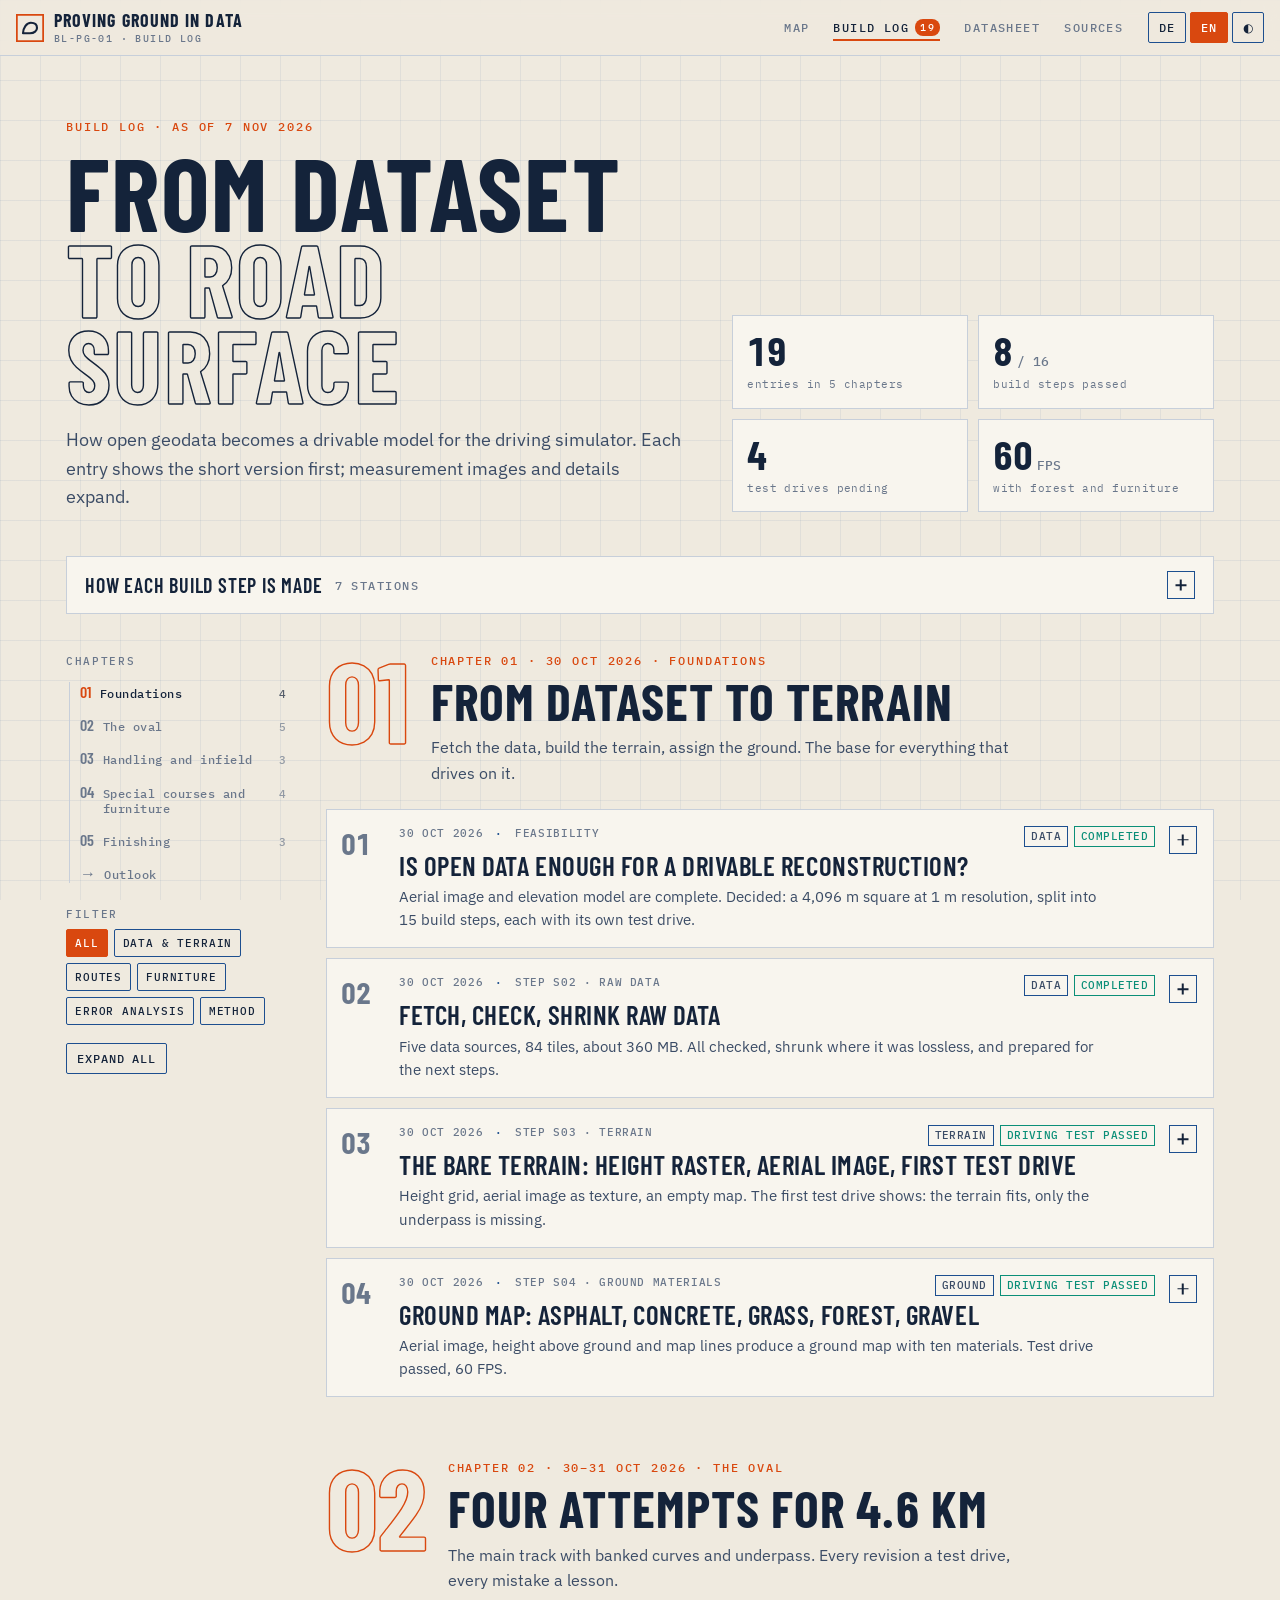
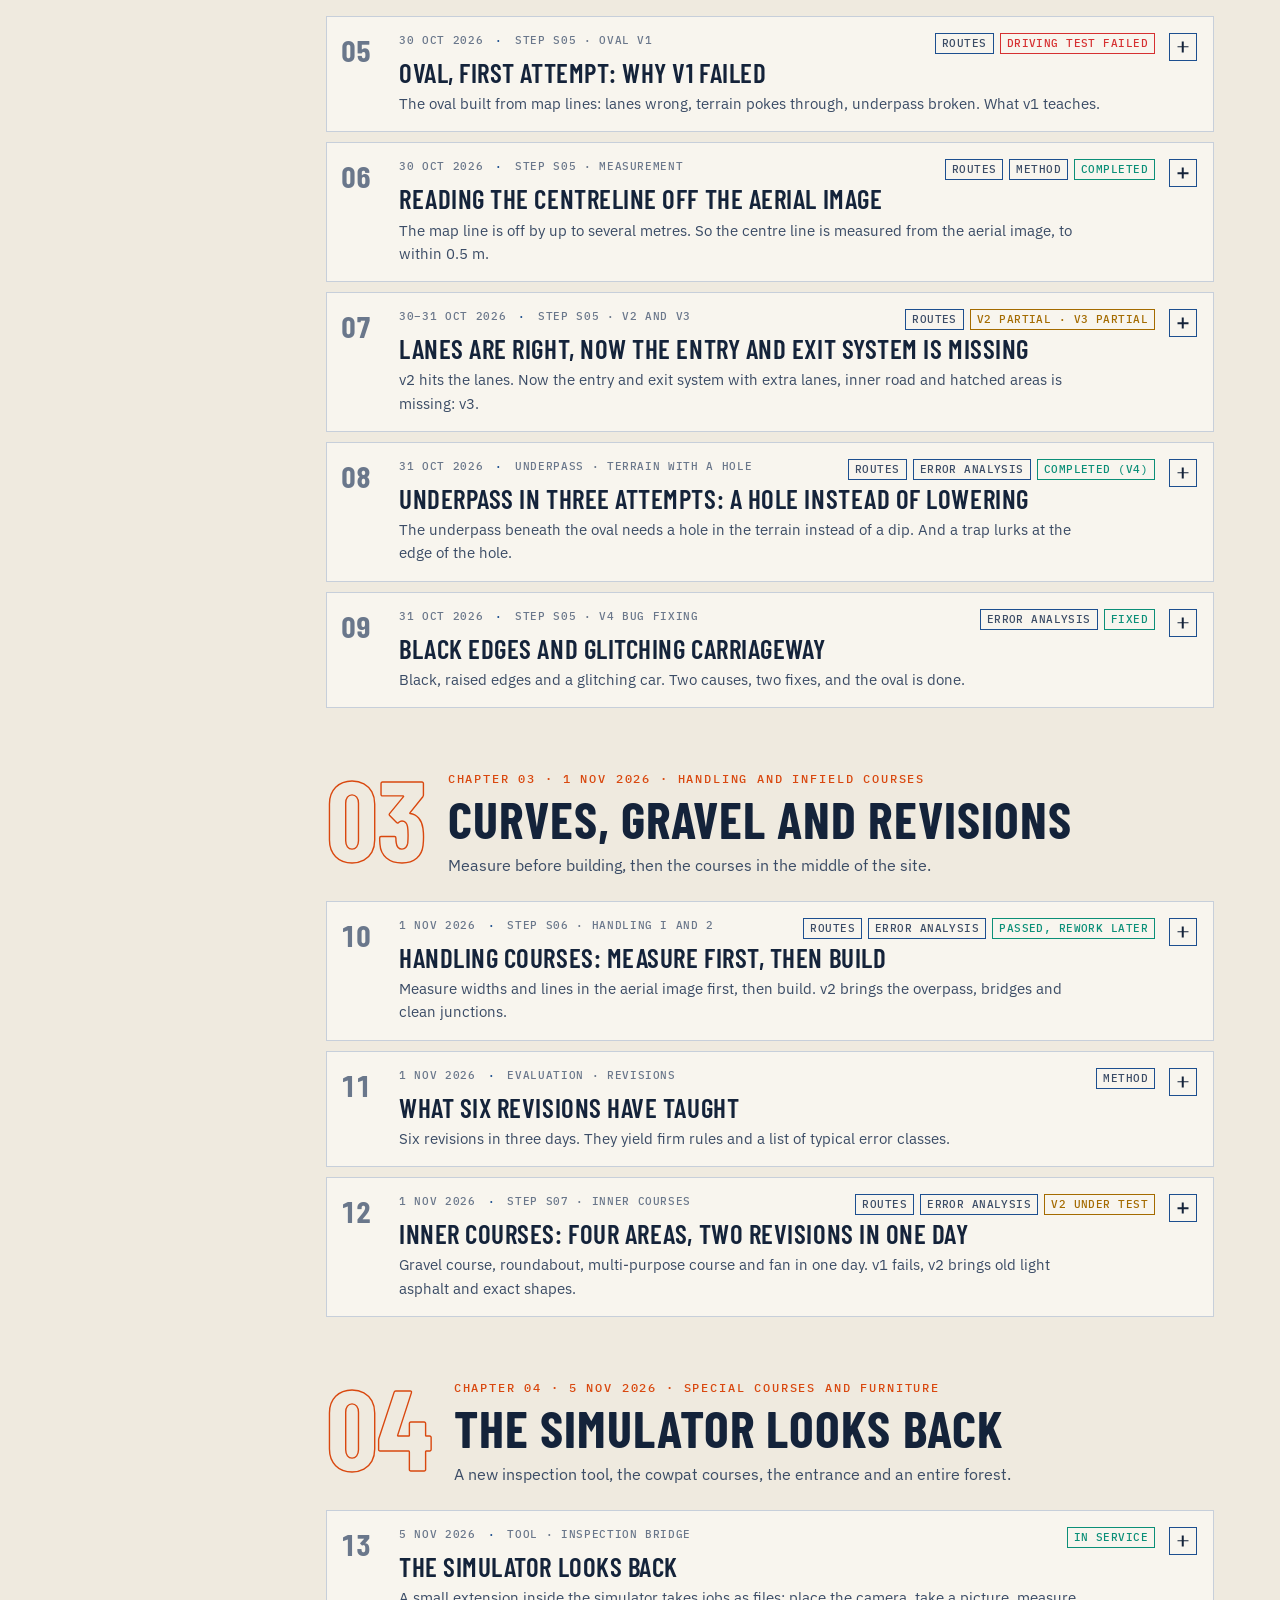
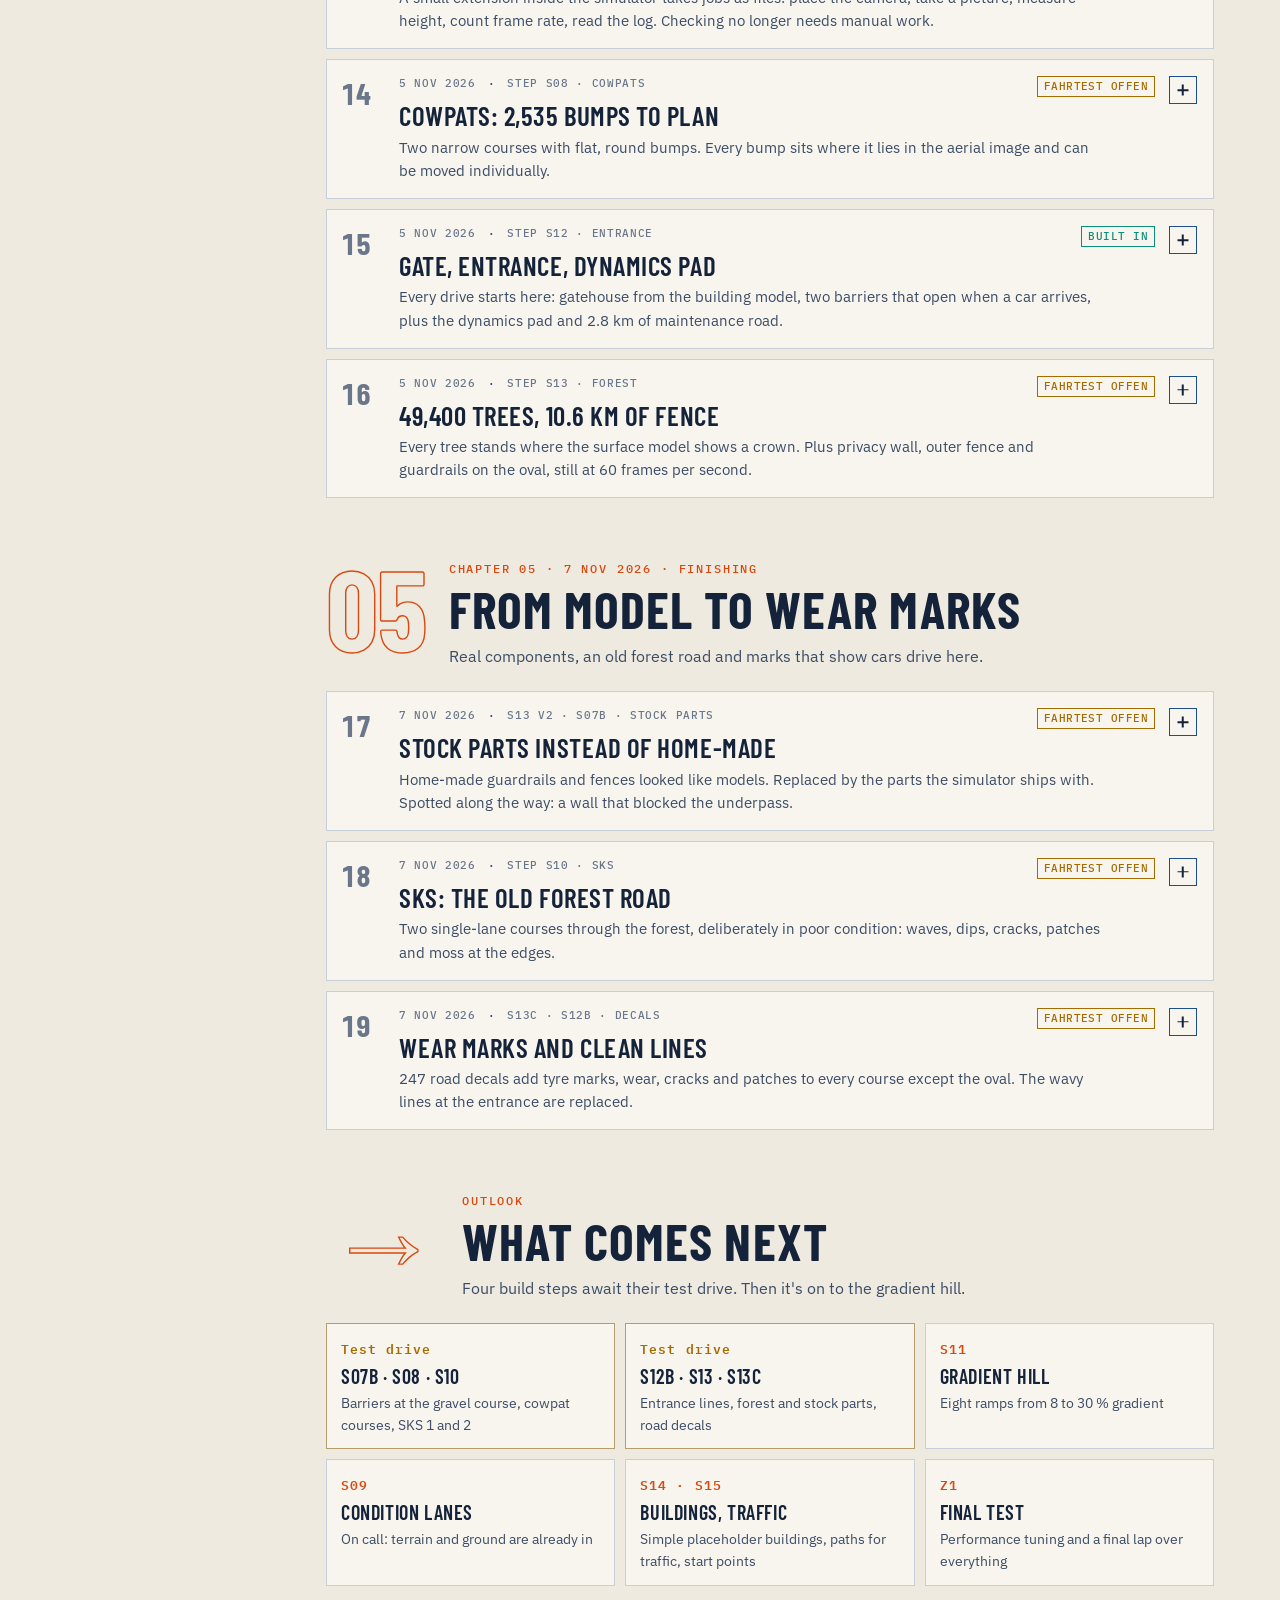
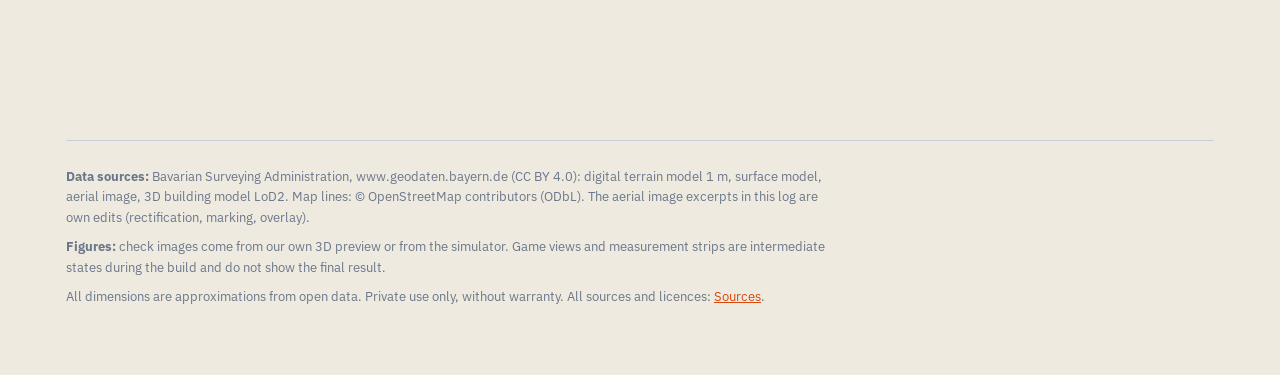
<file: blog/index.html>
<!doctype html>
<html lang="de">
<head>
<meta charset="utf-8">
<meta name="viewport" content="width=device-width,initial-scale=1,viewport-fit=cover">
<title>Baublog · Prüfgelände in Daten</title>
<meta name="description" content="Baulogbuch zum digitalen Nachbau eines Fahrzeug-Prüfgeländes: Datenaufbereitung, Gelände, Fahrbahnen und die Fehlerbehebung Revision für Revision.">
<meta name="robots" content="noindex,nofollow">
<link rel="preconnect" href="https://fonts.googleapis.com">
<link rel="preconnect" href="https://fonts.gstatic.com" crossorigin>
<link rel="stylesheet" href="https://fonts.googleapis.com/css2?family=Barlow+Condensed:wght@500;600;700&family=IBM+Plex+Mono:wght@400;500;600&family=IBM+Plex+Sans:wght@400;500;600&display=swap">
<link rel="stylesheet" href="../assets/site.css">
<style>
/* ---------- Kopf ---------- */
.bh{display:grid;grid-template-columns:minmax(0,1.3fr) minmax(0,1fr);gap:40px;align-items:end;padding:64px 0 10px}
.bh h1{font-size:clamp(48px,8vw,112px);line-height:.84}
.bh h1 span{display:block;color:transparent;-webkit-text-stroke:1.4px var(--ink)}
.bh .lead{font-size:18px;color:var(--ink2);margin:20px 0 0;max-width:56ch}
.stats{display:grid;grid-template-columns:1fr 1fr;gap:10px}
.stat{border:1px solid var(--line2);background:var(--panel);padding:14px 14px 12px}
.stat b{display:block;font:700 40px/1 var(--f-d);font-variant-numeric:tabular-nums}
.stat b i{font:500 13px var(--f-m);font-style:normal;color:var(--muted);margin-left:4px}
.stat span{font:11px/1.3 var(--f-m);color:var(--muted);letter-spacing:.04em}
@media (max-width:860px){.bh{grid-template-columns:1fr;gap:24px;padding-top:40px}}
/* So wird gebaut */
.how{margin-top:34px;border:1px solid var(--line2);background:var(--panel)}
.how>summary{list-style:none;cursor:pointer;display:flex;gap:12px;align-items:center;padding:14px 18px;font:500 12px var(--f-m);letter-spacing:.12em;text-transform:uppercase}
.how>summary::-webkit-details-marker{display:none}
.how>summary b{font:600 20px var(--f-d);letter-spacing:.04em;color:var(--ink)}
.how>summary .pm{margin-left:auto}
.pipe{display:grid;grid-template-columns:repeat(7,1fr);gap:0;border-top:1px solid var(--line2)}
.pipe div{padding:14px 12px 12px;border-right:1px solid var(--line2);font-size:13px;color:var(--ink2);line-height:1.35;position:relative}
.pipe div:last-child{border-right:0}
.pipe b{display:block;font:600 11px var(--f-m);letter-spacing:.12em;color:var(--accent);margin-bottom:4px}
.pipe strong{display:block;font:600 18px/1.05 var(--f-d);text-transform:uppercase;letter-spacing:.03em;color:var(--ink);margin-bottom:4px}
.how[open] .pipe div{animation:up .5s var(--ease) both;animation-delay:calc(var(--i) * 60ms)}
@keyframes up{from{opacity:0;transform:translateY(10px)}to{opacity:1;transform:none}}
.loop{font:11.5px var(--f-m);color:var(--muted);padding:10px 18px 14px;margin:0;border-top:1px solid var(--line2)}
@media (max-width:980px){.pipe{grid-template-columns:repeat(2,1fr)}.pipe div{border-bottom:1px solid var(--line2)}.pipe div:nth-child(2n){border-right:0}}
@media (max-width:520px){.pipe{grid-template-columns:1fr}.pipe div{border-right:0}}
/* ---------- Aufbau ---------- */
.layout{display:grid;grid-template-columns:220px minmax(0,1fr);gap:40px;margin-top:40px;align-items:start}
.side{position:sticky;top:76px;display:grid;gap:18px}
.toc{display:grid;gap:2px;position:relative;padding-left:14px}
.toc::before{content:"";position:absolute;left:3px;top:6px;bottom:6px;width:1px;background:var(--line2)}
.toc .bar{position:absolute;left:2px;top:6px;width:3px;height:0;background:var(--accent);transition:height .2s linear}
.toc a{display:grid;grid-template-columns:auto 1fr auto;gap:8px;align-items:baseline;text-decoration:none;color:var(--muted);padding:6px 0;font:500 12px/1.25 var(--f-m);letter-spacing:.04em;transition:color .2s}
.toc a b{font:600 16px var(--f-d);color:inherit}
.toc a em{font-style:normal;font-size:10.5px;opacity:.7}
.toc a:hover,.toc a.on{color:var(--ink)} .toc a.on b{color:var(--accent)}
.side h4{margin:0 0 8px;font:500 10.5px var(--f-m);letter-spacing:.16em;text-transform:uppercase;color:var(--muted)}
.chips{display:flex;flex-wrap:wrap;gap:6px}
.chips .btn{padding:6px 8px;font-size:10.5px}
.side .ctl{display:flex;flex-wrap:wrap;gap:6px}
@media (max-width:900px){
  .layout{grid-template-columns:1fr;gap:20px}
  .side{position:sticky;top:56px;z-index:20;background:color-mix(in srgb,var(--bg) 92%,transparent);backdrop-filter:blur(8px);-webkit-backdrop-filter:blur(8px);margin:0 -16px;padding:10px 16px;border-bottom:1px solid var(--line2);gap:10px}
  .toc{display:flex;overflow-x:auto;gap:14px;padding-left:0;scrollbar-width:none}.toc::-webkit-scrollbar{display:none}.toc::before,.toc .bar{display:none}
  .toc a{flex:none;grid-template-columns:auto auto;padding:4px 0}.toc a em{display:none}
  .side .flt{display:none}
}
/* ---------- Kapitel ---------- */
.chap{margin-bottom:64px}
.ch{display:grid;grid-template-columns:auto 1fr;gap:22px;align-items:start;margin-bottom:22px}
.chno{font:700 clamp(64px,9vw,120px)/.78 var(--f-d);color:transparent;-webkit-text-stroke:1.4px var(--accent);letter-spacing:-.01em}
.ch h2{font-size:clamp(30px,4.2vw,52px);line-height:.95;margin-top:8px}
.ch p{margin:10px 0 0;color:var(--ink2);max-width:60ch}
.ents{display:grid;gap:10px}
.ent{border:1px solid var(--line2);background:var(--panel);transition:border-color .25s,background .25s}
.ent[hidden]{display:none}
.ent:hover{border-color:var(--line)}
.ent[open]{border-color:var(--line)}
.ent>summary{list-style:none;cursor:pointer;display:grid;grid-template-columns:44px minmax(0,1fr) auto 28px;grid-template-areas:"no when sts pm" "no ttl ttl pm" "no tz tz pm";gap:4px 14px;padding:16px 16px 16px 14px;position:relative}
.ent>summary::-webkit-details-marker{display:none}
.ent>summary::before{content:"";position:absolute;left:-1px;top:-1px;bottom:-1px;width:3px;background:var(--accent);transform:scaleY(0);transform-origin:top;transition:transform .35s var(--ease)}
.ent[open]>summary::before,.ent>summary:hover::before{transform:none}
.ent .no{grid-area:no;font:700 30px/1 var(--f-d);color:var(--muted);font-variant-numeric:tabular-nums;padding-top:2px}
.ent[open] .no{color:var(--accent)}
.ent .when{grid-area:when;display:flex;flex-wrap:wrap;gap:4px 12px;font:500 11px/1.4 var(--f-m);color:var(--muted);letter-spacing:.06em;text-transform:uppercase}
.ent .when span+span::before{content:"·";margin-right:12px;color:var(--line)}
.ent strong{grid-area:ttl;font:600 clamp(21px,2.3vw,27px)/1.05 var(--f-d);text-transform:uppercase;letter-spacing:.02em}
.ent .tz{grid-area:tz;font-size:14.5px;color:var(--ink2);margin-top:2px;max-width:78ch}
.ent .sts{grid-area:sts;display:flex;gap:6px;flex-wrap:wrap;justify-content:flex-end}
.pm{grid-area:pm;width:28px;height:28px;border:1px solid var(--line);position:relative;align-self:start;flex:none;transition:transform .35s var(--ease),background .2s}
.pm::before,.pm::after{content:"";position:absolute;left:50%;top:50%;width:11px;height:1.5px;background:var(--ink);transform:translate(-50%,-50%)}
.pm::after{transform:translate(-50%,-50%) rotate(90deg);transition:transform .35s var(--ease)}
details[open]>summary .pm::after{transform:translate(-50%,-50%) rotate(0deg)}
details[open]>summary .pm{background:var(--accent);border-color:var(--accent)}
details[open]>summary .pm::before,details[open]>summary .pm::after{background:var(--accent-ink)}
.eb{padding:6px 20px 24px 72px;display:grid;gap:20px;overflow:hidden}
.eb>*{min-width:0}
@media (max-width:640px){.ent>summary{grid-template-columns:34px minmax(0,1fr) 28px;grid-template-areas:"no when pm" "no ttl pm" "no tz pm" "no sts pm"}.ent .sts{justify-content:flex-start;margin-top:6px}.ent .no{font-size:24px}.eb{padding:4px 14px 20px}.ch{grid-template-columns:1fr;gap:4px}}
/* Inhalt aus dem bisherigen Logbuch */
.col{max-width:72ch} .col p:last-child{margin-bottom:0}
h3{font-size:19px;line-height:1.1;letter-spacing:.04em;font-weight:600}
/* Log */
.meta{display:flex;flex-wrap:wrap;gap:8px 14px;align-items:center;font:12px var(--f-m);color:var(--muted)}
.tag{display:inline-block;font:500 11px/1 var(--f-m);padding:4px 6px;border:1px solid var(--line);color:var(--ink2);letter-spacing:.04em}
.tag.ok{border-color:var(--ok);color:var(--ok)} .tag.bad{border-color:var(--bad);color:var(--bad)} .tag.warn{border-color:var(--warn);color:var(--warn)} .tag.open{border-style:dashed}
.figs{display:grid;gap:14px;grid-template-columns:repeat(auto-fit,minmax(min(100%,300px),1fr));align-items:start}
.figs.two{grid-template-columns:repeat(auto-fit,minmax(min(100%,380px),1fr))}
.figs.one{grid-template-columns:minmax(0,860px)}
figure{margin:0;min-width:0}
figure img{display:block;width:100%;height:auto;border:1px solid var(--line2);background:var(--panel2);cursor:zoom-in}
figure.tall img{max-height:430px;object-fit:cover;object-position:top}
figcaption{font:11.5px/1.45 var(--f-m);color:var(--muted);margin-top:6px}
figcaption b{color:var(--accent);font-weight:500;margin-right:6px}
.note{border-left:3px solid var(--accent);background:var(--bg);padding:10px 14px;font-size:14.5px;color:var(--ink2)}
.note b{color:var(--ink)}
.rule{border:1px solid var(--line2);background:var(--bg);padding:12px 14px;font-size:14.5px}
.rule .eyebrow{display:block;margin-bottom:4px}
.tablewrap{overflow-x:auto;border:1px solid var(--line2)}
table{border-collapse:collapse;width:100%;font-size:14px;min-width:620px}
th,td{text-align:left;padding:8px 12px;border-bottom:1px solid var(--line2);vertical-align:top}
th{font:500 11px/1.3 var(--f-m);letter-spacing:.1em;text-transform:uppercase;color:var(--muted);background:var(--panel2);white-space:nowrap}
td.n{font-family:var(--f-m);font-variant-numeric:tabular-nums;text-align:right;white-space:nowrap} th.n{text-align:right}
tr:last-child td{border-bottom:0}
ul.t{margin:0;padding-left:1.2em} ul.t li{margin:3px 0}
.hb{display:grid;gap:7px}
.hbr{display:grid;grid-template-columns:minmax(90px,28%) 1fr;gap:10px;align-items:center;font-size:13px}
.hbk{color:var(--ink2);text-align:right}
.hbt{display:flex;align-items:center;gap:8px;min-width:0}
.hbb{display:block;height:16px;background:var(--cy);flex:0 0 auto}
.hbv{font:500 12px var(--f-m);color:var(--ink);white-space:nowrap}
.xs{width:100%;height:auto;display:block}
.xs text{font:11px var(--f-m);fill:var(--ink2)} .xs .d{fill:var(--muted)} .xs .big{font:600 15px var(--f-d);fill:var(--ink);letter-spacing:.04em}
.xs .ln{stroke:var(--line);stroke-width:1} .xs .dim{stroke:var(--accent);stroke-width:1.2;fill:none}
.xs .dt{fill:var(--accent)}
.card{border:1px solid var(--line2);background:var(--bg);padding:16px 16px 14px;min-width:0}
.card h3{margin-bottom:6px}
.grid2{display:grid;grid-template-columns:repeat(auto-fit,minmax(min(100%,420px),1fr));gap:20px}
.grid2>*{min-width:0}
p{margin:0 0 12px} .col{max-width:72ch}
/* Ausblick */
.next{display:grid;grid-template-columns:repeat(auto-fit,minmax(min(100%,240px),1fr));gap:10px}
.nx{border:1px solid var(--line2);background:var(--panel);padding:14px 14px 12px;display:grid;gap:6px;align-content:start}
.nx b{font:600 13px var(--f-m);color:var(--accent);letter-spacing:.08em}
.nx strong{font:600 20px/1.05 var(--f-d);text-transform:uppercase;letter-spacing:.03em}
.nx span{font-size:13.5px;color:var(--ink2)}
.nx.warn{border-color:color-mix(in srgb,var(--warn) 50%,var(--line2))} .nx.warn b{color:var(--warn)}
.empty{display:none;padding:30px;border:1px dashed var(--line);text-align:center;color:var(--muted);font:13px var(--f-m)}
</style>
<script data-goatcounter="https://ericcarni.goatcounter.com/count" async src="https://gc.zgo.at/count.js"></script>
</head>
<body>
<header class="nav">
  <a class="brand" href="../" aria-label="Startseite"><svg viewBox="0 0 32 32" aria-hidden="true"><rect x="1" y="1" width="30" height="30" fill="none" stroke="var(--accent)" stroke-width="2"/><path d="M8 22c0-6 4-12 9-12s7 3 7 6-3 6-8 6H8" fill="none" stroke="var(--ink)" stroke-width="2.4" stroke-linecap="round"/></svg><span><b>Prüfgelände in Daten</b><small>BL-PG-01 · Baublog</small></span></a>
  <nav class="links" aria-label="Bereiche"><a href="../">Karte</a><a href="./" aria-current="page">Baublog<span class="cnt">19</span></a><a href="../datenblatt/">Datenblatt</a><a href="../quellen/">Quellen</a></nav>
  <div class="tools"><button class="btn" id="lang-de" type="button" aria-pressed="true" aria-label="Deutsch" lang="de">DE</button><button class="btn" id="lang-en" type="button" aria-pressed="false" aria-label="English" lang="en">EN</button><button class="btn ic" id="themebtn" type="button" aria-label="Darstellung wechseln">◐</button></div>
</header>

<div class="wrap">
<header class="bh">
  <div class="ttl">
    <div class="eyebrow">Baublog · Stand 07.11.2026</div>
    <h1 style="margin-top:14px">Vom Datensatz<span>zur Fahrbahn</span></h1>
    <p class="lead">Wie aus offenen Geodaten ein befahrbares Modell für den Fahrsimulator wird. Jeder Eintrag zeigt erst die Kurzfassung, Messbilder und Details klappen auf.</p>
  </div>
  <div class="stats">
    <div class="stat rv"><b>19</b><span>Einträge in 5 Kapiteln</span></div>
    <div class="stat rv d1"><b>8<i>/ 16</i></b><span>Bauschritte bestanden</span></div>
    <div class="stat rv d2"><b>4</b><span>Testfahrten offen</span></div>
    <div class="stat rv d3"><b>60<i>FPS</i></b><span>mit Wald und Ausstattung</span></div>
  </div>
</header>

<details class="how rv">
  <summary><b>So entsteht jeder Bauschritt</b><span class="muted">7 Stationen</span><i class="pm" aria-hidden="true"></i></summary>
  <div class="pipe">
    <div style="--i:0"><b>01</b><strong>Rohdaten</strong>Höhenmodell, Luftbild, Oberflächenmodell, Gebäude, Kartenlinien</div>
    <div style="--i:1"><b>02</b><strong>Gelände</strong>Höhenraster 16 Bit, Luftbild als Textur, leere Karte</div>
    <div style="--i:2"><b>03</b><strong>Böden</strong>Bodenkarte aus Luftbild, Höhe über Grund und Kartenlinien</div>
    <div style="--i:3"><b>04</b><strong>Fahrbahnen</strong>3D-Modelle aus gemessener Mittellinie und Breite</div>
    <div style="--i:4"><b>05</b><strong>Prüfung</strong>3D-Vorschau vorab, Abgleich mit dem Luftbild</div>
    <div style="--i:5"><b>06</b><strong>Paket</strong>Level-Dateien plus Skript zum Einsetzen und Zurücksetzen</div>
    <div style="--i:6"><b>07</b><strong>Fahrtest</strong>Befund, Ursache, Maßnahme, nächste Revision</div>
  </div>
  <p class="loop">Rückkopplung: Aus jedem Fahrtest-Befund entsteht eine Revision (v2, v3 …) bei Schritt 04 oder früher. Seit S08 schaut zusätzlich die Prüfbrücke im Simulator nach.</p>
</details>

<div class="layout">
  <aside class="side">
    <div><h4>Kapitel</h4><nav class="toc" id="toc" aria-label="Kapitel"><i class="bar" id="tocbar"></i><a href="#k1" data-k="k1"><b>01</b><span>Grundlagen</span><em>4</em></a><a href="#k2" data-k="k2"><b>02</b><span>Das Oval</span><em>5</em></a><a href="#k3" data-k="k3"><b>03</b><span>Handling und Innenkurse</span><em>3</em></a><a href="#k4" data-k="k4"><b>04</b><span>Sonderkurse und Ausstattung</span><em>4</em></a><a href="#k5" data-k="k5"><b>05</b><span>Feinschliff</span><em>3</em></a><a href="#offen" data-k="offen"><b>→</b><span>Ausblick</span><em></em></a></nav></div>
    <div class="flt"><h4>Filter</h4><div class="chips" role="group" aria-label="Einträge filtern">
      <button class="btn" type="button" data-f="all" aria-pressed="true">Alle</button>
      <button class="btn" type="button" data-f="daten" aria-pressed="false">Daten &amp; Gelände</button>
      <button class="btn" type="button" data-f="strecken" aria-pressed="false">Strecken</button>
      <button class="btn" type="button" data-f="ausstattung" aria-pressed="false">Ausstattung</button>
      <button class="btn" type="button" data-f="fehler" aria-pressed="false">Fehleranalyse</button>
      <button class="btn" type="button" data-f="methodik" aria-pressed="false">Methodik</button>
    </div></div>
    <div class="flt ctl"><button class="btn" type="button" id="all" aria-pressed="false">Alle aufklappen</button></div>
  </aside>

  <main id="log">
<section class="chap" id="k1">
<header class="ch rv"><div class="chno">01</div><div><div class="eyebrow">Kapitel 01 · 30.10.2026 · Grundlagen</div><h2>Vom Datensatz zum Gelände</h2><p>Daten holen, Gelände bauen, Böden zuordnen. Die Basis für alles, was darauf fährt.</p></div></header>
<div class="ents">
<details class="ent" id="e01" data-tags="daten">
  <summary><span class="no">01</span><span class="when"><span>30.10.2026</span><span>Machbarkeit</span></span><strong>Reichen offene Daten für einen fahrbaren Nachbau?</strong><span class="tz">Luftbild und Höhenmodell liegen vollständig vor. Festgelegt: ein Quadrat von 4 096 m bei 1 m Raster, zerlegt in 15 Bauschritte mit je eigener Testfahrt.</span><span class="sts"><span class="tag">Daten</span><span class="tag ok">abgeschlossen</span></span><i class="pm" aria-hidden="true"></i></summary>
  <div class="eb">
<div class="col"><p>Ausgangsfrage: Lässt sich ein Hochgeschwindigkeits-Prüfgelände aus öffentlichen Geodaten so rekonstruieren, dass es sich im Simulator plausibel fährt, einschließlich der Steilkurven? Geprüft wurden Luftbild und Höhenmodell. Beide liegen vollständig und unverfälscht vor, das Vorhaben ist machbar.</p>
  <p>Festgelegt wurde ein Kartenquadrat von <b>4096 m</b> Kantenlänge bei <b>1 m Rasterweite</b>. Das Gelände (≈ 2,5 × 1,8 km) liegt mittig, rundherum bleiben mindestens 800 m Randzone, damit der Horizont nicht an einer Kante endet. Der Rest wird in <b>15 Bauschritte plus Endtest</b> zerlegt, jeder mit eigenem Fahrtest.</p></div>
  <div class="figs two">
    <figure><img src="../assets/blog/relief-dgm1.jpg" width="772" height="632" loading="lazy" alt="Schummerung des Geländes aus dem Höhenmodell: Oval mit Steilkurven, Innenkurse und Dämme als Relief"><figcaption><b>Abb. 1</b>Höhenmodell 1 m als Schummerung. Oval, Steilkurven und Dämme sind schon im nackten Gelände zu erkennen.</figcaption></figure>
    <figure><img src="../assets/blog/luftbild-dop.jpg" width="772" height="632" loading="lazy" alt="Luftbild des Prüfgeländes mit Oval, Handlingkursen und Waldflächen"><figcaption><b>Abb. 2</b>Luftbild 20 cm. Es dient später als Messvorlage für Fahrbahnränder und als Vorlage für die Bodenkarte.</figcaption></figure>
  </div>
  <div class="rule"><span class="eyebrow">Arbeitsprinzip</span>Je Schritt: bauen, vorab in einer eigenen 3D-Vorschau prüfen, als Paket mit Zurücksetz-Skript ausliefern, im Simulator abfahren, Befund festhalten. Ein Schritt gilt erst nach bestandenem Fahrtest als abgeschlossen.</div>
  </div>
</details>
<details class="ent" id="e02" data-tags="daten">
  <summary><span class="no">02</span><span class="when"><span>30.10.2026</span><span>Schritt S02 · Rohdaten</span></span><strong>Rohdaten holen, prüfen, verkleinern</strong><span class="tz">Fünf Datenquellen, 84 Kacheln, rund 360 MB. Alles geprüft, verkleinert, wo es ohne Verlust ging, und für die nächsten Schritte vorbereitet.</span><span class="sts"><span class="tag">Daten</span><span class="tag ok">abgeschlossen</span></span><i class="pm" aria-hidden="true"></i></summary>
  <div class="eb">
<div class="col"><p>Fünf Datenquellen decken das Quadrat vollständig ab. Alle Kacheln wurden auf Vollständigkeit geprüft (Höhe 25/25, Luftbild 25/25, Oberfläche 25/25, Gebäude 9/9). Die Server der Vermessungsverwaltung sind aus der Rechenumgebung nicht direkt erreichbar, der Download läuft deshalb über den Browser.</p></div>
  <div class="tablewrap"><table>
    <thead><tr><th>Datensatz</th><th>Inhalt</th><th class="n">Kacheln</th><th>Aufbereitung</th></tr></thead>
    <tbody>
      <tr><td>Digitales Geländemodell</td><td>Höhe über NN, 1 m Raster</td><td class="n">25</td><td>unverändert übernommen</td></tr>
      <tr><td>Luftbild</td><td>Orthofoto, 20 cm Pixel</td><td class="n">25</td><td>als JPEG (Qualität 95) von ≈ 62 auf ≈ 10 MB je Kachel, visuell verlustfrei</td></tr>
      <tr><td>Oberflächenmodell</td><td>Höhe inkl. Bäume und Gebäude</td><td class="n">25</td><td>von 20 cm auf 1 m, je Zelle der <b>höchste</b> Wert, damit Baumspitzen bleiben</td></tr>
      <tr><td>3D-Gebäudemodell (LoD2)</td><td>CityGML, 2-km-Kacheln</td><td class="n">9</td><td>31 Gebäude im Zaun (Kartendaten: 34)</td></tr>
      <tr><td>Kartenlinien</td><td>Straßen, Kursnamen, Fahrtrichtung (<code>oneway</code>)</td><td class="n">1</td><td>Auszug als Rechteck, mit Metadaten</td></tr>
    </tbody></table></div>
  <div class="grid2">
    <div class="card"><h3>Kennwerte</h3><ul class="t"><li>Gesamtvolumen Rohdaten: ≈ 360 MB</li><li>Höhen im Quadrat: 348,8 bis 423,8 m ü. NN</li><li>Randzone um den Zaun: mindestens 805 m</li></ul></div>
    <div class="card"><h3>Laserpunkte geprüft, nicht geladen</h3><p style="margin:0;font-size:14.5px;color:var(--ink2)">Befliegung 2023, ≈ 17 Punkte/m², ≈ 160 MB je km². Für die Steilkurven wären sie genauer als das 1-m-Raster, wurden aber vorerst nicht benötigt (siehe Eintrag 05 ff.: Die Fahrbahn wird ohnehin als eigenes 3D-Modell gebaut).</p></div>
  </div>
  </div>
</details>
<details class="ent" id="e03" data-tags="daten">
  <summary><span class="no">03</span><span class="when"><span>30.10.2026</span><span>Schritt S03 · Gelände</span></span><strong>Das nackte Gelände: Höhenraster, Luftbild, erste Testfahrt</strong><span class="tz">Höhenraster, Luftbild als Textur, eine leere Karte. Die erste Testfahrt zeigt: Das Gelände passt, nur die Unterführung fehlt.</span><span class="sts"><span class="tag">Gelände</span><span class="tag ok">Fahrtest bestanden</span></span><i class="pm" aria-hidden="true"></i></summary>
  <div class="eb">
<div class="col"><p>Aus Höhenmodell und Luftbild entsteht eine leere Karte. Das Höhenraster wird als 16-Bit-Graustufenbild abgelegt, damit die Höhe auf Millimeter genau im Simulator ankommt:</p></div>
  <div class="rule" style="max-width:720px"><span class="eyebrow">Festlegung (fix seit 30.10.)</span><code>z = Höhe über NN − 340 m</code> · Wertebereich 340 bis 440 m auf 65 535 Stufen → Auflösung <b>1,5 mm</b>. Karte 4096 × 4096 Punkte, Punktabstand 1 m, Nullpunkt in der Geländemitte (x nach Ost, y nach Nord).</div>
  <div class="figs one">
    <figure><img src="../assets/blog/s03-schummerung.jpg" width="1250" height="950" loading="lazy" alt="Schummerung des Höhenmodells mit eingezeichneten Kartenlinien der Kurse in Türkis und dem Zaun in Gelb"><figcaption><b>Abb. 3</b>Lageprüfung: Kartenlinien der Kurse (türkis) und Zaun (gelb) über der Schummerung. Die Linien liegen genau auf Damm und Innenkursen, die Karte ist also nicht verschoben.</figcaption></figure>
  </div>
  <div class="grid2">
    <div class="card"><h3>Prüfung vor dem Fahrtest</h3><ul class="t"><li>0 Lücken im Höhenraster (Min. 348,85 m, Max. 423,68 m)</li><li>Gelände-Datei weicht vom Höhenmodell um &lt; 1 mm ab (nachgerechnet)</li><li>Level ohne Editor-Handarbeit aus der Simulator-Vorlage erzeugt</li></ul></div>
    <div class="card"><h3>Fahrtest-Befund</h3><ul class="t"><li>Lage und Ausrichtung stimmen, nicht gespiegelt (Steilkurven im Nordosten und Südwesten)</li><li>Steilkurven fahrbar, <b>60 FPS</b> ohne Einbruch</li><li><b>Fehlt:</b> die Unterführung unter der Südwest-Kurve. Das Höhenmodell kennt keine Brücken, übrig bleibt nur der Graben. Eingeplant in S05.</li></ul></div>
  </div>
  <div class="note"><b>Stolperstein:</b> Im Bild liegt Zeile 0 im Norden, in der Gelände-Datei des Simulators im Süden. Ohne senkrechtes Spiegeln beim Bau stünde das Gelände auf dem Kopf.</div>
  </div>
</details>
<details class="ent" id="e04" data-tags="daten">
  <summary><span class="no">04</span><span class="when"><span>30.10.2026</span><span>Schritt S04 · Bodenmaterialien</span></span><strong>Bodenkarte: Asphalt, Beton, Wiese, Wald, Kies</strong><span class="tz">Aus Luftbild, Höhe über Grund und Kartenlinien entsteht eine Bodenkarte mit zehn Materialien. Testfahrt bestanden, 60 FPS.</span><span class="sts"><span class="tag">Böden</span><span class="tag ok">Fahrtest bestanden</span></span><i class="pm" aria-hidden="true"></i></summary>
  <div class="eb">
<div class="col"><p>Die Bodenart bestimmt Grip, Geräusch und Optik. Eine reine Farbklassifikation des Luftbilds scheitert an Schatten, deshalb kombiniert die Bodenkarte drei Quellen:</p>
  <ul class="t"><li><b>Luftbild:</b> unbunt und hell = Belag, braun = Erde oder Acker</li><li><b>Höhe über Grund</b> (Oberflächenmodell minus Gelände): mehr als 3 m und mehr als 300 m² zusammenhängend = Wald</li><li><b>Kartenlinien:</b> Beton, Kies, Wasser, Gebäude, Straßenkern. Breite aus <code>width</code>, sonst Spurzahl × 3,5 m (Oval: 14 m)</li></ul></div>
  <div class="figs one">
    <figure><img src="../assets/blog/s04-bodenkarte.jpg" width="1800" height="740" loading="lazy" alt="Links Luftbild, rechts daraus abgeleitete Bodenkarte in Falschfarben für Asphalt, Beton, Wiese, Wald, Kies und Wasser"><figcaption><b>Abb. 4</b>Links Luftbild, rechts Bodenkarte. Grau Asphalt, hellgrau Beton, beige Kies, dunkelgrün Wald, hellgrün Wiese, braun Acker, blau Wasser.</figcaption></figure>
  </div>
  <div class="grid2">
    <div class="card"><h3>Flächenanteile innerhalb des Zauns</h3>
      <div class="hb">
        <div class="hbr"><span class="hbk">Wald</span><span class="hbt"><i class="hbb" style="width:76%"></i><span class="hbv">47,5 %</span></span></div>
        <div class="hbr"><span class="hbk">Wiese</span><span class="hbt"><i class="hbb" style="width:53%"></i><span class="hbv">33,1 %</span></span></div>
        <div class="hbr"><span class="hbk">Asphalt</span><span class="hbt"><i class="hbb" style="width:26%"></i><span class="hbv">16,2 %</span></span></div>
        <div class="hbr"><span class="hbk">Beton</span><span class="hbt"><i class="hbb" style="width:4%"></i><span class="hbv">1,8 %</span></span></div>
        <div class="hbr"><span class="hbk">Kies</span><span class="hbt"><i class="hbb" style="width:2%"></i><span class="hbv">0,9 %</span></span></div>
        <div class="hbr"><span class="hbk">Erde</span><span class="hbt"><i class="hbb" style="width:1%"></i><span class="hbv">0,3 %</span></span></div>
      </div>
      <p style="font-size:12.5px;color:var(--muted);margin:10px 0 0">Zusätzlich Feldweg 0,2 %. Gesamte Karte: Wald 38 %, Wiese 29 %, Acker 16 %, Beton 6 % (Gewerbe außerhalb), Asphalt 4,7 %.</p></div>
    <div class="card"><h3>Entscheidungen</h3><ul class="t"><li>10 Materialien. Neue werden <b>nur hinten angehängt</b>, die Reihenfolge ist an die Gelände-Datei gebunden und darf sich nie ändern.</li><li>Belag im Baumschatten zählt nur direkt an einer Kartenstraße als Asphalt.</li><li>Das Paket sichert vorher den alten Stand, ein Skript setzt ihn auf Wunsch zurück.</li></ul>
    <h3 style="margin-top:12px">Fahrtest-Befund</h3><p style="margin:0;font-size:14.5px;color:var(--ink2)">Asphalt fühlt sich stimmig an, Offroad und Schotter passen, keine fehlenden Texturen, 60 FPS konstant.</p></div>
  </div>
  </div>
</details>
</div>
</section>

<section class="chap" id="k2">
<header class="ch rv"><div class="chno">02</div><div><div class="eyebrow">Kapitel 02 · 30.–31.10.2026 · Das Oval</div><h2>Vier Anläufe für 4,6 km</h2><p>Die Hauptstrecke mit Steilkurven und Unterführung. Jede Revision ein Fahrtest, jeder Fehler eine Lektion.</p></div></header>
<div class="ents">
<details class="ent" id="e05" data-tags="strecken fehler">
  <summary><span class="no">05</span><span class="when"><span>30.10.2026</span><span>Schritt S05 · Oval v1</span></span><strong>Oval, erster Versuch: warum v1 durchfiel</strong><span class="tz">Das Oval aus den Kartenlinien gebaut: Spuren falsch, Gelände schaut durch, Unterführung kaputt. Was v1 lehrt.</span><span class="sts"><span class="tag">Strecken</span><span class="tag bad">Fahrtest nicht bestanden</span></span><i class="pm" aria-hidden="true"></i></summary>
  <div class="eb">
<div class="col"><p>Das 4,6 km lange Oval ist das Herzstück. Es wird nicht mehr als Gelände, sondern als eigene 3D-Fahrbahn modelliert, damit Spuren, Markierungen und die Steilkurven sauber sitzen. Die erste Version wurde ohne Vorab-Prüfung ausgeliefert, und der Fahrtest war eindeutig: Spuren unplausibel, Textur zu grob, Gelände sichtbar durch die Fahrbahn, Unterführung unbrauchbar.</p></div>
  <div class="figs">
    <figure><img src="../assets/blog/oval-v1-ueberblick.jpg" width="1500" height="847" loading="lazy" alt="Spielansicht von oben: Oval v1 mit Unterführung, Gelände sticht an den Rändern durch"><figcaption><b>Abb. 5</b>v1 aus der Luft: wellige Ränder, Asphaltflächen ohne Bezug zur Fahrbahn.</figcaption></figure>
    <figure><img src="../assets/blog/oval-v1-p15-a.jpg" width="1500" height="795" loading="lazy" alt="Unterführung v1 von der Seite: Betondeckel steht über dem Oval"><figcaption><b>Abb. 6</b>Unterführung v1: Der Deckel ragt seitlich heraus und liegt über der Fahrbahn.</figcaption></figure>
    <figure class="tall"><img src="../assets/blog/oval-v1-p15-b.jpg" width="563" height="919" loading="lazy" alt="Portal der Unterführung v1 mit ausgefransten Rändern und grauem Boden"><figcaption><b>Abb. 7</b>Portal v1: Gelände-Dreiecke stechen durch die Wände, innen nur graues Gelände statt Straße.</figcaption></figure>
  </div>
  <div class="tablewrap"><table>
    <thead><tr><th>Befund</th><th>Ursache</th><th>Maßnahme</th></tr></thead>
    <tbody>
      <tr><td>4 statt 3 Spuren</td><td>Kartendaten (<code>lanes=4</code>) sind falsch</td><td>Spuren am Luftbild nachgezählt und gemessen (Eintrag 06)</td></tr>
      <tr><td>Beulen an jeder Einmündung</td><td>Fahrbahnrand folgte der Asphaltfläche der Bodenkarte</td><td>Feste Spurgeometrie entlang einer gemessenen Mittellinie</td></tr>
      <tr><td>Gelände sticht durch</td><td>Fahrbahn nur 6 cm über dem Gelände</td><td>Gelände unter der Fahrbahn absenken</td></tr>
      <tr><td>Textur zu grob und dunkel</td><td>Selbst erzeugte Rauschtextur</td><td>Asphalt-Textur aus dem Vorgängerprojekt, aufgehellt</td></tr>
      <tr><td>Zacken an der Unterführung</td><td>Gelände nur bis Wand + 0,5 m ausgespart, Dreiecke bis 1,41 m lang</td><td>Siehe Eintrag 08</td></tr>
    </tbody></table></div>
  <div class="rule"><span class="eyebrow">Konsequenz</span>Nie wieder ohne Prüfbild ausliefern. Seit v2 entsteht vor jeder Auslieferung eine eigene 3D-Vorschau, die genau solche Fehler (Durchstechen, falsche Flächennormalen, verdrehte Schrift) vorab zeigt.</div>
  </div>
</details>
<details class="ent" id="e06" data-tags="strecken methodik">
  <summary><span class="no">06</span><span class="when"><span>30.10.2026</span><span>Schritt S05 · Messung</span></span><strong>Die Mittellinie aus dem Luftbild ablesen</strong><span class="tz">Die Kartenlinie liegt bis zu mehrere Meter daneben. Also wird die Mittellinie selbst aus dem Luftbild gemessen, auf 0,5 m genau.</span><span class="sts"><span class="tag">Strecken</span><span class="tag">Methodik</span><span class="tag ok">abgeschlossen</span></span><i class="pm" aria-hidden="true"></i></summary>
  <div class="eb">
<div class="col"><p>Die Kartenlinie des Ovals hat nur alle ≈ 70 m einen Stützpunkt und liegt bis zu <b>10 m neben der Fahrbahn</b>. Auch eine automatische Linienerkennung im Luftbild war unbrauchbar: Schatten und Leitplankenpfosten erzeugen Scheinlinien. Also wurde gemessen wie auf einer Vermessungsskizze:</p>
  <ul class="t"><li>Luftbild entlang der Strecke „geradegezogen“: Streifenbilder von 60 × 38 m mit Meter-Skala</li><li>Strichreihen der Fahrbahnmarkierung abgelesen, Mitte zwischen den zwei Reihen = Mittellinie</li><li>Spline durch 32 Messstellen, Ausgabe alle 2 m (2302 Stationen auf 4605,5 m)</li><li>Gegenprobe an 32 weiteren Stellen: Abweichung ≲ 0,5 m</li></ul></div>
  <div class="figs">
    <figure><img src="../assets/blog/oval-streifen-a.jpg" width="1204" height="562" loading="lazy" alt="Vier Luftbildstreifen mit Meter-Skala; magenta Linien markieren Fahrbahnränder, Türkis die Strichreihen"><figcaption><b>Abb. 8</b>Messstreifen: Magenta = Dauerlinien (±5,8 m), Türkis = Strichreihen (±1,93 m). Quer zur Fahrtrichtung ist die Skala in Metern aufgetragen.</figcaption></figure>
    <figure><img src="../assets/blog/oval-streifen-b.jpg" width="1008" height="1176" loading="lazy" alt="Fünf übereinander gestapelte Luftbildstreifen entlang des Ovals mit Messlinien"><figcaption><b>Abb. 9</b>Fünf aufeinanderfolgende Streifen: Die Linien müssen auf den Markierungen liegen, sonst wird nachgemessen.</figcaption></figure>
    <figure><img src="../assets/blog/oval-luftbild-linien.jpg" width="1500" height="1247" loading="lazy" alt="Luftbild des gesamten Ovals mit roter und blauer Linie für Mittellinie und Fahrbahnrand"><figcaption><b>Abb. 10</b>Ergebnis über das ganze Oval: gemessene Linien (rot und blau) über dem Luftbild, gelb die Lage der Unterführung.</figcaption></figure>
  </div>
  <div class="card"><h3>Querschnitt des Ovals (schematisch, Gerade)</h3>
    <svg class="xs" viewBox="0 0 800 230" role="img" aria-label="Querschnitt: Innen Randstreifen 2,7 m, drei Spuren zu je 3,87 m, außen 1,7 m bis zur Oberkante">
      <g transform="translate(80,0)">
        <rect x="0" y="70" width="108" height="46" fill="var(--beton)" opacity=".75"/>
        <rect x="108" y="70" width="155" height="46" fill="var(--asph)"/>
        <rect x="263" y="70" width="154" height="46" fill="var(--asph)"/>
        <rect x="417" y="70" width="155" height="46" fill="var(--asph)"/>
        <rect x="572" y="70" width="68" height="46" fill="var(--gras)" opacity=".85"/>
        <line x1="108" y1="70" x2="108" y2="116" stroke="var(--mark)" stroke-width="3"/>
        <line x1="572" y1="70" x2="572" y2="116" stroke="var(--mark)" stroke-width="3"/>
        <line x1="263" y1="70" x2="263" y2="116" stroke="var(--mark)" stroke-width="2" stroke-dasharray="14 28"/>
        <line x1="417" y1="70" x2="417" y2="116" stroke="var(--mark)" stroke-width="2" stroke-dasharray="14 28"/>
        <text class="big" x="186" y="98" text-anchor="middle" style="fill:#fff">80</text>
        <text class="big" x="340" y="98" text-anchor="middle" style="fill:#fff">140</text>
        <text class="big" x="494" y="98" text-anchor="middle" style="fill:#fff">200</text>
        <text x="54" y="45" text-anchor="middle">Randstreifen</text><text x="54" y="58" text-anchor="middle" class="d">Beton</text>
        <text x="606" y="45" text-anchor="middle">Böschung</text><text x="606" y="58" text-anchor="middle" class="d">bis Oberkante</text>
        <text x="340" y="48" text-anchor="middle">3 Spuren, Beschriftung auf der Fahrbahn</text>
        <!-- Maßlinien -->
        <path class="dim" d="M0 142H108M108 142H572M572 142H640M0 136v12M108 136v12M572 136v12M640 136v12"/>
        <text x="54" y="162" text-anchor="middle" class="dt">2,7 m</text>
        <text x="340" y="162" text-anchor="middle" class="dt">3 × 3,87 m = 11,6 m</text>
        <text x="606" y="162" text-anchor="middle" class="dt">1,7 m</text>
        <text x="0" y="190" class="d">innen (Querlage −8,5 m)</text>
        <text x="640" y="190" text-anchor="end" class="d">außen (+7,5 m)</text>
        <text x="320" y="214" text-anchor="middle" class="d">Dauerlinien ±5,8 m · Strichlinien ±1,93 m (6 m Strich, 12 m Lücke)</text>
      </g>
    </svg>
    <p style="font-size:12.5px;color:var(--muted);margin:6px 0 0">Maße aus dem Luftbild gemessen. In der Steilkurve kippt der Querschnitt: Aus dem Höhenmodell ergeben sich an der Spur 200 etwa 39 bis 41°, das Original erreicht laut öffentlicher Projektangabe bis 49°.</p></div>
  </div>
</details>
<details class="ent" id="e07" data-tags="strecken">
  <summary><span class="no">07</span><span class="when"><span>30.–31.10.2026</span><span>Schritt S05 · v2 und v3</span></span><strong>Spuren stimmen, jetzt fehlt das Ein- und Ausfahrtsystem</strong><span class="tz">v2 trifft die Spuren. Jetzt fehlt das Ein- und Ausfahrtsystem mit Zusatzspuren, Innenstraße und Sperrflächen: v3.</span><span class="sts"><span class="tag">Strecken</span><span class="tag warn">v2 teilweise · v3 teilweise</span></span><i class="pm" aria-hidden="true"></i></summary>
  <div class="eb">
<div class="col"><p><b>v2</b> bringt die gemessene Mittellinie, drei Spuren, abgesenktes Gelände, hellere Asphalttextur und die Schrift „200 | 140 | 80“ an acht Stellen. Fahrtest: Die Spuren auf der Geraden passen, die Unterführung ist weiter schlecht, und das System aus Aus- und Auffahrt oberhalb der Unterführung fehlt komplett.</p></div>
  <div class="figs two">
    <figure><img src="../assets/blog/oval-v2-pruefbild.jpg" width="1280" height="1080" loading="lazy" alt="Sechs Prüfansichten von v2: Spurbeschriftung, Abzweig, Einschnitt der Unterführung, Portal und Luftansichten"><figcaption><b>Abb. 11</b>Prüfbild v2 aus der 3D-Vorschau: Spurschrift in Fahrtrichtung lesbar, aber die Unterführung (mittlere Zeile) ist noch ein Klotz im zackigen Einschnitt.</figcaption></figure>
    <figure><img src="../assets/blog/oval-v3-plan.jpg" width="1300" height="700" loading="lazy" alt="Zwei Luftbildstreifen mit eingezeichneten Zusatzspuren in Pink, Innenstraße in Grün und der Unterführung in Orange"><figcaption><b>Abb. 12</b>Plan für v3 auf dem Luftbild: oben Südwest-Ende mit Ausfahrt und Unterführung (orange), unten Nordost-Ende mit Zusammenführung und Auffahrt. Pink = Zusatzspuren, Grün = Innenstraße.</figcaption></figure>
  </div>
  <div class="col"><p>Für v3 wurde das Luftbild nach <b>Station</b> (Meter entlang der Mittellinie) und <b>Querlage</b> (Meter seitlich) entzerrt und die Kartenwege darübergezeichnet. Damit war der „breite Bereich“ in kurzer Zeit verstanden. Er liegt zwischen Station 2950 und 4410 m an der Innenseite:</p>
  <ul class="t"><li><b>6 Zusatzspuren</b> aus Beton (je 3 m) direkt neben dem Oval</li><li>Grasstreifen, dahinter die <b>Innenstraße</b> (Beton, 8 m, Randlinien)</li><li><b>Ausfahrt</b> im Südwesten und <b>Auffahrt</b> im Nordosten mit Sperrflächen (Schrägstreifen)</li><li>Die Kartenwege der Zusatzspuren sind nur Zweipunktlinien, die Sehne liegt bis 25 m neben der echten Lage. Maßgeblich ist deshalb das Luftbild.</li><li>Mittellinie nur in diesem Bereich nachgemessen und um bis zu 2,8 m korrigiert, der Rest bleibt unverändert</li></ul></div>
  <div class="figs one">
    <figure><img src="../assets/blog/oval-v3-pruefbild.jpg" width="1280" height="1440" loading="lazy" alt="Acht Prüfansichten von v3: Zusatzspuren, Auffahrt mit Sperrfläche, Innenstraße, Unterführung, Ausfahrt"><figcaption><b>Abb. 13</b>Prüfbild v3: Zusatzspuren in Beton, Auffahrt mit Sperrfläche, Innenstraße und die neu gebaute Unterführung mit durchgehender Straße.</figcaption></figure>
  </div>
  <p class="muted" style="max-width:72ch;font-size:14.5px">Fahrtest v3: Das Oval an sich passt. Offen sind die Unterführung (glitcht) und die Ränder von Innenstraße und Zusatzspuren (erhöht, schwarz). Beides behandeln die Einträge 08 und 09.</p>
  </div>
</details>
<details class="ent" id="e08" data-tags="strecken fehler">
  <summary><span class="no">08</span><span class="when"><span>31.10.2026</span><span>Unterführung · Gelände mit Loch</span></span><strong>Unterführung in drei Anläufen: Loch statt Absenken</strong><span class="tz">Die Unterführung unter dem Oval braucht ein Loch im Gelände statt einer Absenkung. Und am Lochrand lauert eine Falle.</span><span class="sts"><span class="tag">Strecken</span><span class="tag">Fehleranalyse</span><span class="tag ok">abgeschlossen (v4)</span></span><i class="pm" aria-hidden="true"></i></summary>
  <div class="eb">
<div class="col"><p>Das Höhenmodell zeigt über dem Tunnel nur den Damm des Ovals. Die Unterführung muss also in das Gelände <b>hineingebaut</b> werden. Daten der Unterführung: 66,3 m lang, lichte Breite 7,8 m, Höhe 4,5 m, zweispurige Straße (6,5 m) mit Rand- und Mittellinie, Tunnelstrecke von Meter 5 bis 65, Wände bis über die Rampen hinaus.</p></div>
  <div class="tablewrap"><table>
    <thead><tr><th>Rev.</th><th>Ansatz</th><th>Fahrtest-Befund</th></tr></thead>
    <tbody>
      <tr><td>v1</td><td>Einschnitt im Gelände, Wände, Deckel</td><td><span class="tag bad">durchgefallen</span> Zacken durch Wände, Deckel über dem Oval</td></tr>
      <tr><td>v2</td><td>Breiterer Einschnitt, Portale, Deckel unter dem Oval</td><td><span class="tag bad">durchgefallen</span> keine Straße darunter, Betonplatte sichtbar</td></tr>
      <tr><td>v3</td><td><b>Loch im Gelände</b> (Schichtwert 255 = kein Gelände), durchgehende Asphaltstraße, Oval-Fahrbahn bildet selbst die Decke</td><td><span class="tag warn">teilweise</span> Rampenwände mit Zacken, Auto glitcht</td></tr>
      <tr><td>v4</td><td>Loch seitlich erweitert, Randpunkte abgesenkt, gerade Stirnwände</td><td><span class="tag ok">bestanden</span> Ränder bündig, Unterführung sauber (vorerst)</td></tr>
    </tbody></table></div>
  <div class="figs two">
    <figure><img src="../assets/blog/oval-v4-pruefbild.jpg" width="1280" height="1080" loading="lazy" alt="Prüfbild v4: Portale Südost und Nordwest, Unterführung von oben, Zusatzspuren und Innenstraße, Außenkante der Steilkurve vorher und nachher"><figcaption><b>Abb. 14</b>Prüfbild v4. Oben zwei Portale mit gerader Oberkante, in der Mitte die Unterführung von oben. Unten links v3 mit Stufen an der Außenkante, rechts v4 bündig.</figcaption></figure>
    <div class="card"><h3>Warum ein Loch besser ist als Absenken</h3>
      <p style="font-size:14.5px;color:var(--ink2)">Gelände-Dreiecke sind 1 m groß, bis 1,41 m lang. Wer das Gelände nur bis zur Wand absenkt, hat immer ein Dreieck, das auf der falschen Seite der Wand endet. Ein Loch dagegen schaltet das Gelände samt Kollision ganz ab.</p>
      <h3 style="margin-top:10px">Die Falle am Lochrand</h3>
      <p style="font-size:14.5px;color:var(--ink2);margin:0">Der Simulator lässt pro Lochpunkt nur das Quadrat nach +x/+y weg. Die Randquadrate werden gezeichnet und hängen an Lochpunkten mit der <b>Original-Höhe</b> (Damm, bis 19 m). Ergebnis in v3: Gelände-Keile durch Wände und Portal. Die alte Vorschau hat das versteckt, weil sie alle Dreiecke mit Lochecke wegließ. Die Vorschau rechnet jetzt wie der Simulator.</p></div>
  </div>
  <div class="rule"><span class="eyebrow">Prüfkriterium</span>Kein gezeichnetes Geländequadrat darf eine Ecke im Einschnitt haben, weder für +x/+y noch für −x/−y. Loch: 1 932 Punkte (Kern 1 466), seitlich um einen Punkt erweitert, nur dort, wo eine Abdeckung darüberliegt.</div>
  </div>
</details>
<details class="ent" id="e09" data-tags="strecken fehler">
  <summary><span class="no">09</span><span class="when"><span>31.10.2026</span><span>Schritt S05 · v4 Fehlerbehebung</span></span><strong>Schwarze Ränder und glitchende Fahrbahn</strong><span class="tz">Schwarze, erhöhte Ränder und ein glitchendes Auto. Zwei Ursachen, zwei Maßnahmen, und das Oval ist fertig.</span><span class="sts"><span class="tag">Fehleranalyse</span><span class="tag ok">behoben</span></span><i class="pm" aria-hidden="true"></i></summary>
  <div class="eb">
<div class="col"><p>Fahrtest v3: Straßenränder stehen erhöht und erscheinen schwarz, das Auto glitcht beim Überfahren. Zwei getrennte Ursachen, beide in der Geometrie am Rand:</p></div>
  <div class="grid2">
    <div class="card"><h3>Ursache 1: Graben statt Übergang</h3><p style="font-size:14.5px;color:var(--ink2)">Das Gelände war unter jeder Fläche pauschal 30 cm abgesenkt. Weil Geländedreiecke 1 m groß sind, entsteht am Rand ein Graben, die Fläche steht als Kante darüber. Die Schürze (senkrechte Blende) wird sichtbar.</p>
      <h3 style="margin-top:10px">Maßnahme</h3><ul class="t"><li>Flächenraster mit 0,5 m aus allen befahrbaren Oberflächen (Abstandskarte)</li><li>Innen −30 cm, Randstreifen (1 m) −10 cm, außen 1,5 m bündig auf Rand −5 cm, danach 2 m weich zum Gelände</li></ul></div>
    <div class="card"><h3>Ursache 2: Doppelte Schürzen</h3><p style="font-size:14.5px;color:var(--ink2)">Die Schürzen der Betonflächen waren beidseitig mit denselben Punkten gebaut. Gegenläufige Dreiecke heben sich auf: Die Flächennormale wird 0, die Fläche erscheint schwarz. Dazu kommen zwei Kollisionsflächen übereinander, daher das Glitchen.</p>
      <h3 style="margin-top:10px">Maßnahme</h3><ul class="t"><li>Schürzen nur einseitig, Vorderseite nach oben</li><li>Stirnwände der Unterführung als Ausgleichsgerade über Gelände und Fahrbahn statt Punkt für Punkt (sonst Sägezahn), 50 cm dick mit Kappe</li></ul></div>
  </div>
  <div class="tablewrap"><table>
    <thead><tr><th colspan="2">Kennzahlen Oval v4</th><th colspan="2">Geländeanpassung</th></tr></thead>
    <tbody>
      <tr><td>Modelle</td><td class="n">43</td><td>Punkte unter Flächen</td><td class="n">105 692</td></tr>
      <tr><td>Eckpunkte</td><td class="n">146 135</td><td>Punkte im Randstreifen</td><td class="n">9 809</td></tr>
      <tr><td>Dreiecke</td><td class="n">201 392</td><td>Punkte in der Schulter</td><td class="n">37 867</td></tr>
      <tr><td>Länge der Mittellinie</td><td class="n">4605,5 m</td><td>max. Absenkung / Anhebung</td><td class="n">1,55 m / 3,0 m</td></tr>
    </tbody></table></div>
  </div>
</details>
</div>
</section>

<section class="chap" id="k3">
<header class="ch rv"><div class="chno">03</div><div><div class="eyebrow">Kapitel 03 · 01.11.2026 · Handling und Innenkurse</div><h2>Kurven, Kies und Revisionen</h2><p>Messen vor dem Bauen, dann die Kurse in der Mitte des Geländes.</p></div></header>
<div class="ents">
<details class="ent" id="e10" data-tags="strecken fehler">
  <summary><span class="no">10</span><span class="when"><span>01.11.2026</span><span>Schritt S06 · Handling I und 2</span></span><strong>Handlingkurse: erst messen, dann bauen</strong><span class="tz">Erst die Breiten und Linien im Luftbild messen, dann bauen. v2 bringt Überführung, Brücken und saubere Einmündungen.</span><span class="sts"><span class="tag">Strecken</span><span class="tag">Fehleranalyse</span><span class="tag ok">bestanden, Nacharbeit später</span></span><i class="pm" aria-hidden="true"></i></summary>
  <div class="eb">
<div class="col"><p>Zwei Kurse, ein Netz aus Zufahrten. <b>Handling I</b> ist ein einziger geschlossener Kurs in Form einer Acht: Eine Überführung kreuzt den eigenen Südast, zwei flache Brücken queren einen Bachdurchlass. <b>Handling 2</b> ist ein kurviger Kurs mit Betoncurbs und wird nur über die Einfahrt von Handling I erreicht, mitten auf der Strecke.</p></div>
  <div class="figs two">
    <figure><img src="../assets/blog/h-lage.jpg" width="1500" height="1160" loading="lazy" alt="Luftbild mit roter Linie für den Verlauf von Handling I als Achterschleife und gelber Linie für Handling 2"><figcaption><b>Abb. 15</b>Lage im Luftbild: Handling I (rot) als Achter-Schleife, Handling 2 (gelb) im Osten. Der Lagevergleich lief vor dem Bau.</figcaption></figure>
    <figure><img src="../assets/blog/h-netz-analyse.jpg" width="1100" height="825" loading="lazy" alt="Diagramm der Kartenwege im Gelände; die Strecke Handling I ist rot als geschlossene Schleife hervorgehoben"><figcaption><b>Abb. 16</b>Topologie-Analyse: Aus den Kartenwegen wird per gemeinsamer Knoten ein geschlossener Linienzug gesucht. Rot = Handling I.</figcaption></figure>
  </div>
  <div class="tablewrap"><table>
    <thead><tr><th>Befund v1 (Fahrtest)</th><th>Ursache</th><th>Maßnahme in v2</th></tr></thead>
    <tbody>
      <tr><td>Brücken und Ein-/Ausfahrten fehlen komplett</td><td>Die Überführung ist in den Kartendaten nicht „Handling I“ benannt und wurde übersehen. Die Bachdurchlässe wurden mit den gemeinten Brücken verwechselt.</td><td>Netz über gemeinsame Knoten durchsucht, Handling I als ein Linienzug mit Brücken als Streckenbereichen gebaut</td></tr>
      <tr><td>Graue Asphaltstreifen neben der Fahrbahn</td><td>Lage und Breite aus der Kartenlinie geschätzt, bis 3,75 m daneben. Die Bodenkarte (S04) färbt den echten Belag grau.</td><td>Lage und Breite aus dem Luftbild gemessen; angrenzendes Gelände bis 3 m und kleine Asphaltflecken bis 25 m auf Wiese oder Wald umgesetzt</td></tr>
      <tr><td>Überführung höhengleich gekreuzt</td><td>Kein Brückenbauwerk modelliert</td><td>Deck zwischen den Dammkronen, 1,2 m stark, Widerlager, ≈ 4,3 m lichte Höhe darunter</td></tr>
      <tr><td>Einmündung als überlappendes Band</td><td>Zwei Flächen übereinander</td><td>Ecken ausgerundet (R 6 bis 10 m), Randlinie der Hauptstraße unterbrochen, Nebenstraße 2 cm tiefer angeschlossen</td></tr>
    </tbody></table></div>
  <div class="figs">
    <figure><img src="../assets/blog/h-osm-vs-messung-a.jpg" width="600" height="480" loading="lazy" alt="Luftbildausschnitt mit roten Kartenlinien, die neben den Fahrbahnen liegen"><figcaption><b>Abb. 17</b>Ausgangslinie aus den Kartendaten (rot): schief zur echten Fahrbahn, eine Breite gibt es nicht.</figcaption></figure>
    <figure><img src="../assets/blog/h-osm-vs-messung-b.jpg" width="600" height="480" loading="lazy" alt="Derselbe Luftbildausschnitt mit magentafarbenen gemessenen Fahrbahnrändern und gelber Mittellinie"><figcaption><b>Abb. 18</b>Gemessen: Ränder (magenta) und Mitte (gelb) liegen auf der echten Fahrbahn.</figcaption></figure>
    <figure><img src="../assets/blog/h-zufahrt.jpg" width="900" height="1271" loading="lazy" alt="Luftbild mit Abzweig und Zufahrt zu Handling 2 sowie gelb eingezeichneter Mittellinie"><figcaption><b>Abb. 19</b>Zufahrt zu Handling 2: Der Anschluss führt mitten auf den Kurs, keine eigene Einfahrt.</figcaption></figure>
  </div>
  <div class="figs one">
    <figure><img src="../assets/blog/h-v2-pruefbild.jpg" width="1400" height="1181" loading="lazy" alt="Sechs Prüfansichten v2: Überführung, Brückenbrüstung, Einmündung, Behelfsausfahrt mit Schranken, Kurven"><figcaption><b>Abb. 20</b>Prüfbild v2 mit Gelände in Materialfarben (grün Wiese, braun Erde): Überführung, Brücke, Einmündung, Behelf mit zwei Schranken.</figcaption></figure>
    
  </div>
  <div class="grid2">
    <div class="card"><h3>Gemessene Maße</h3><ul class="t"><li>Handling I: 7,0 m breit, max. Steigung 3,8 %</li><li>Handling 2: 9,25 m gesamt = 8,25 m Asphalt + 2 × 0,5 m Betoncurb (8 cm hoch)</li><li>Ein-/Ausfahrt: 6,5 m, Zufahrt zu Handling 2: 6 m, Behelfsauffahrt: 5 m</li><li>Überführung: Deck 1,2 m, Brüstung 0,9 m; Bachbrücken: Körper 0,8 m, Brüstung 0,7 m</li></ul></div>
    <div class="card"><h3>Fahrtest v2 und offene Punkte</h3><ul class="t"><li>Überführung, Brücken, Curbs, Einmündungen und Wegfall der Streifen: <b>bestanden</b></li><li>Nacharbeit später: Sperrfläche an der Ein-/Ausfahrt, Lage der Schranken, Zufahrt auf Handling 2, kleine Kanten an Einmündungen</li><li>Bewusst noch nicht gebaut: Leitplanken (S13), das Nasshalte-System von Handling 2</li></ul></div>
  </div>
  <p class="muted" style="font-size:13px">Kennzahlen v2: 80 Modelle, 71 839 Eckpunkte, 83 389 Dreiecke.</p>
  </div>
</details>
<details class="ent" id="e11" data-tags="methodik">
  <summary><span class="no">11</span><span class="when"><span>01.11.2026</span><span>Auswertung · Revisionen</span></span><strong>Was sechs Revisionen gelehrt haben</strong><span class="tz">Sechs Revisionen in drei Tagen. Daraus entstehen feste Regeln und eine Liste typischer Fehlerklassen.</span><span class="sts"><span class="tag">Methodik</span></span><i class="pm" aria-hidden="true"></i></summary>
  <div class="eb">
<div class="col"><p>Die Fehler wiederholen sich in Mustern. Aus ihnen sind feste Arbeitsregeln geworden:</p></div>
  <div class="grid2">
    <div class="card"><h3>Regeln</h3><ol class="t" style="margin:0;padding-left:1.3em"><li><b>Messen statt schätzen.</b> Lage und Breite immer aus dem Luftbild, nie aus Kartenlinien.</li><li><b>Vorab prüfen.</b> Keine Auslieferung ohne 3D-Vorschau, die das Verhalten des Simulators nachbildet (Löcher, Flächennormalen, Materialfarben).</li><li><b>Rückweg sichern.</b> Jedes Paket sichert den Vorzustand und bringt ein Zurücksetz-Skript mit.</li><li><b>Reihenfolge einfrieren.</b> Materialliste nur anhängen.</li><li><b>Befund protokollieren.</b> Je Revision: Symptom, Ursache, Maßnahme.</li></ol></div>
    <div class="card"><h3>Typische Fehlerklassen</h3><ul class="t"><li><b>Geometrie am Rand:</b> Graben, Kante, Zacken, Loch (Einträge 08, 09)</li><li><b>Daten ungenau:</b> Kartenlinien zu grob oder falsch (Einträge 05, 06, 10)</li><li><b>Objekt übersehen:</b> Bauwerk unter anderem Namen geführt (Eintrag 10)</li><li><b>Fläche doppelt:</b> Normale 0, doppelte Kollision (Eintrag 09)</li></ul></div>
  </div>
  <div class="tablewrap"><table>
    <thead><tr><th>Schritt</th><th>Rev.</th><th>Datum</th><th>Ergebnis Fahrtest</th><th>Anlass der Folgerevision</th></tr></thead>
    <tbody>
      <tr><td>S03 Gelände</td><td>v1</td><td>30.10.</td><td><span class="tag ok">bestanden</span></td><td>Unterführung fehlt (kommt in S05)</td></tr>
      <tr><td>S04 Böden</td><td>v1</td><td>30.10.</td><td><span class="tag ok">bestanden</span></td><td>–</td></tr>
      <tr><td rowspan="4">S05 Oval</td><td>v1</td><td>30.10.</td><td><span class="tag bad">durchgefallen</span></td><td>Spuren, Textur, Durchstechen, Unterführung</td></tr>
      <tr><td>v2</td><td>31.10.</td><td><span class="tag warn">teilweise</span></td><td>Unterführung ohne Straße, Ein-/Ausfahrtssystem fehlt</td></tr>
      <tr><td>v3</td><td>31.10.</td><td><span class="tag warn">teilweise</span></td><td>Unterführung glitcht, Ränder erhöht und schwarz</td></tr>
      <tr><td>v4</td><td>01.11.</td><td><span class="tag ok">bestanden</span></td><td>–</td></tr>
      <tr><td rowspan="2">S06 Handling</td><td>v1</td><td>01.11.</td><td><span class="tag bad">durchgefallen</span></td><td>Brücken und Einfahrten fehlen, graue Streifen, Einmündung überlappt</td></tr>
      <tr><td>v2</td><td>01.11.</td><td><span class="tag ok">bestanden</span></td><td>Nacharbeit später (Details siehe Eintrag 10)</td></tr>
      <tr><td rowspan="2">S07 Innenkurse</td><td>v1</td><td>01.11.</td><td><span class="tag bad">durchgefallen</span></td><td>Beton zu hell, Kanten wellig, Markierungen fehlen, Barrieren im Kies-Kurs (Eintrag 12)</td></tr>
      <tr><td>v2</td><td>01.11.</td><td><span class="tag warn">in Prüfung</span></td><td>3D-Vorschau ohne Befund, Fahrtest steht aus</td></tr>
    </tbody></table></div>
  </div>
</details>
<details class="ent" id="e12" data-tags="strecken fehler">
  <summary><span class="no">12</span><span class="when"><span>01.11.2026</span><span>Schritt S07 · Innenkurse</span></span><strong>Innenkurse: vier Bereiche, zwei Revisionen an einem Tag</strong><span class="tz">Kies-Kurs, Kreisverkehr, Multifunktion und Fächer an einem Tag. v1 fällt durch, v2 bringt alten, hellen Asphalt und exakte Formen.</span><span class="sts"><span class="tag">Strecken</span><span class="tag">Fehleranalyse</span><span class="tag warn">v2 in Prüfung</span></span><i class="pm" aria-hidden="true"></i></summary>
  <div class="eb">
<div class="col"><p>S07 umfasst die Flächen innerhalb des Ovals: <b>A</b> Kies-Kurs mit rot-weißen Barken und Kies-Platz, <b>B</b> Kreisverkehr mit Kies-Innenfläche, <b>C</b> Multifunktionsfläche (Dreieck mit Gerade nach Süden) und <b>D</b> Fächer mit Kreisverkehr und einer Fliesen-Spur (52 × 5 m, vorerst normale Haftung, Nässe später). Die Flächen wurden aus dem Luftbild abgeleitet: befestigt = unbunt und hell, innerhalb vorgegebener Pufferzonen.</p></div>
  <h3>v1: schnell gebaut, schnell durchgefallen</h3>
  <ul class="t" style="max-width:72ch">
    <li><b>A Kies-Kurs</b> als <em>Gelände</em> (9 700 m²) mit 605 Schlaglöchern (Radius 0,7 bis 1,7 m, 7 bis 25 cm tief) und 215 Buckeln (bis 15 cm), dazu ein neues Bodenmaterial für groben Kies (Index 10, an die Liste angehängt).</li>
    <li><b>2 656 Barken</b> mit fester Kollision entlang des Kurses.</li>
    <li><b>B, C, D</b> als 3D-Modelle aus hellem Beton mit Randlinien. Gesamt 60 Modelle, 89 500 Eckpunkte, 76 700 Dreiecke.</li>
  </ul>
  <div class="figs one">
    <figure><img src="../assets/blog/s07-v1-pruefbild.jpg" width="1280" height="1080" loading="lazy" alt="Sechs Prüfansichten v1: Kies-Kurs mit Barken, Kreisverkehr mit Kiesfläche, Multifunktion, Fächer mit Fliesen-Spur"><figcaption><b>Abb. 21</b>Prüfbild v1: Kies-Kurs mit Barken (oben), Kreisverkehr B und Multifunktion C (Mitte), Fächer D mit Fliesen-Spur (unten).</figcaption></figure>
  </div>
  <div class="tablewrap"><table>
    <thead><tr><th>Befund v1 (Fahrtest)</th><th>Ursache</th><th>Maßnahme in v2</th></tr></thead>
    <tbody>
      <tr><td>Beton viel zu hell, fast weiß</td><td>Flächen mit heller Standardtextur, ohne Bezug zum Luftbild</td><td>Eigene Textur für alten, hellen Asphalt (Mittel ≈ 150 von 255), leichte Sprenkelung, feine Risse; Fahrzeug erhält etwas schlechteren Grip</td></tr>
      <tr><td>Wellige Ränder, eckige Kreisverkehre</td><td>Ränder folgten der pixeligen Flächenmaske</td><td>Exakte Streifen, Fächerspuren 4 bis 4,75 m, Fliesen-Spur 10 m; Kreisverkehre als echte Kreisringe (B: R 28,9 / 35,3 m, D: R 27,0 / 34,0 m)</td></tr>
      <tr><td>Markierungen fast nicht vorhanden</td><td>Nur einfache Randlinien erzeugt</td><td>Linien aus dem Luftbild gelesen: C 128 Linien (1,4 km), D 286 Linien (1,6 km), Breiten 15 / 25 / 40 cm</td></tr>
      <tr><td>Barrieren auf dem Kies-Kurs</td><td>Barken als Wände modelliert, Kollision unerwünscht</td><td>Barken entfernt, eigener Schritt S07b: Modelle neu bauen oder Objekte des Simulators nutzen</td></tr>
      <tr><td>Dunkle Asphaltflecken auf Grasinseln</td><td>Bodenkarte färbt kleine Flächen grau</td><td>Flecken in den Innenflächen auf Wiese umgesetzt</td></tr>
    </tbody></table></div>
  <h3>v2: Textur, Geometrie, Markierung</h3>
  <p style="max-width:72ch">Die Asphalttextur (8-m-Kachel) wird aus der Körnung des Simulator-Asphalts erzeugt und aufgehellt, ohne fremde Bilder. Die Markierungen sind nur so gut wie das Luftbild: Wo Schatten liegen, entstehen Lücken. Der Kies-Kurs bleibt Gelände, damit Physik und Staub vom Simulator kommen; das 1-m-Raster macht die Schlaglöcher leicht eckig. Gesamt: 35 Modelle, 35 900 Eckpunkte, 48 200 Dreiecke.</p>
  <div class="figs one">
    <figure><img src="../assets/blog/s07-v2-pruefbild.jpg" width="1280" height="1080" loading="lazy" alt="Sechs Prüfansichten v2: Fächer mit Markierungen, Kreisverkehr, Multifunktion, Fahrersicht und Gerade nach Süden"><figcaption><b>Abb. 22</b>Prüfbild v2: alter heller Asphalt mit Markierungen aus dem Luftbild (Fächer D, Multifunktion C), Fahrersicht und Gerade nach Süden.</figcaption></figure>
  </div>
  <div class="grid2">
    <div class="card"><h3>Stand</h3><ul class="t"><li>3D-Vorschau v2 ohne Befund</li><li>Fahrtest v2: <b>offen</b></li><li>Folgeschritt S07b: Barken als Objekte</li></ul></div>
    <div class="card"><h3>Gelernt</h3><ul class="t"><li>Texturen aus dem Simulator-Material ableiten statt Fremdbilder</li><li>Markierungen: Qualität des Luftbilds begrenzt das Ergebnis</li><li>Kreise rechnen statt Masken nachzeichnen</li></ul></div>
  </div>
  </div>
</details>
</div>
</section>

<section class="chap" id="k4">
<header class="ch rv"><div class="chno">04</div><div><div class="eyebrow">Kapitel 04 · 05.11.2026 · Sonderkurse und Ausstattung</div><h2>Der Simulator schaut zurück</h2><p>Ein neues Prüfwerkzeug, die Kuhfladen-Kurse, die Einfahrt und ein ganzer Wald.</p></div></header>
<div class="ents">
<details class="ent" id="e13" data-tags="methodik">
  <summary><span class="no">13</span><span class="when"><span>05.11.2026</span><span>Werkzeug · Prüfbrücke</span></span><strong>Der Simulator schaut zurück</strong><span class="tz">Eine kleine Erweiterung im Simulator nimmt Aufträge als Datei an: Kamera setzen, Bild machen, Höhe messen, Bildrate zählen, Log lesen. Prüfen geht jetzt ohne Handarbeit.</span><span class="sts"><span class="tag ok">in Betrieb</span></span><i class="pm" aria-hidden="true"></i></summary>
  <div class="eb">
  <div class="col"><p>Bisher hieß Prüfen: Paket einsetzen, Simulator starten, selbst hinfahren, Bilder schicken. Seit diesem Eintrag gibt es eine Prüfbrücke. Ein Auftrag wird als Datei in einen Briefkasten-Ordner gelegt. Die Erweiterung im Simulator schaut fünfmal pro Sekunde hinein, führt ihn aus und legt die Antwort daneben, Bilder in einen eigenen Ordner.</p>
  <p>Kein Netzwerk-Port, keine Zugangsdaten, nur eine feste Liste von Befehlen. Gebaut wird weiter über Skripte, die Brücke schaut nur nach.</p></div>
  <div class="grid2">
    <div class="card"><h3>Was die Brücke kann</h3><ul class="t"><li>Karte laden</li><li>Kamera an eine Koordinate setzen und ein Bild machen</li><li>Höhe an einem Punkt messen</li><li>Objekte in der Karte suchen</li><li>Bildrate messen</li><li>Log nach Fehlern durchsuchen</li></ul></div>
    <div class="card"><h3>Warum ein Briefkasten</h3><p style="margin:0;font-size:14.5px;color:var(--ink2)">Eine fertige Programmierschnittstelle gibt es nur in der Forschungsversion des Simulators. Den Editor fernzusteuern hätte sich nicht gelohnt. Der Briefkasten ist der kleinste Weg, der funktioniert.</p></div>
  </div>
  <div class="note"><b>Neuer Ablauf ab S08:</b> Jeder Schritt wird nach dem Einsetzen mit der Brücke abgefahren: Log sauber, Bilder an festen Kamerapunkten, Bildrate.</div>
  </div>
</details>
<details class="ent" id="e14" data-tags="strecken">
  <summary><span class="no">14</span><span class="when"><span>05.11.2026</span><span>Schritt S08 · Kuhfladen</span></span><strong>Kuhfladen: 2 535 Höcker nach Plan</strong><span class="tz">Zwei schmale Kurse mit flachen, runden Höckern. Jeder Höcker sitzt dort, wo er im Luftbild liegt, und lässt sich einzeln verschieben.</span><span class="sts"><span class="tag warn">Fahrtest offen</span></span><i class="pm" aria-hidden="true"></i></summary>
  <div class="eb">
  <div class="col"><p>Die beiden Kuhfladen-Kurse sind schmale Bahnen aus altem, hellem Asphalt, auf denen flache Höcker verteilt sind. Fahrbahn und Ränder entstehen als 3D-Fahrbahn wie bei den anderen Kursen, ein 171 m langes Stück trägt eine dunkle Teerdecke wie im Luftbild.</p>
  <p>Die Höcker sind keine Geländeform, sondern einzelne Objekte. So bleiben sie scharfkantig, lassen sich im Editor einzeln verschieben und haben eine harte Oberfläche, damit die Reifen sie spürbar überrollen.</p></div>
  <div class="tablewrap"><table style="min-width:480px">
    <thead><tr><th>Kurs</th><th class="n">Fahrbahn</th><th class="n">Höhe der Höcker</th><th class="n">Länge</th></tr></thead>
    <tbody><tr><td>Kuhfladen klein</td><td class="n">4,6 m</td><td class="n">2,5 cm</td><td class="n">0,65 km</td></tr>
    <tr><td>Kuhfladen groß</td><td class="n">4,8 m</td><td class="n">3,5 cm</td><td class="n">0,54 km</td></tr>
    <tr><td>Beide zusammen</td><td class="n"></td><td class="n">2 535 Höcker</td><td class="n">1,19 km</td></tr></tbody></table></div>
  <div class="figs one"><figure><img src="../assets/blog/s08-kuhfladen-pruefbild.jpg" width="1400" height="788" loading="lazy" alt="Vier Ansichten aus dem Simulator: schmale helle Fahrbahnen mit vielen runden, dunkelroten Höckern, links aus Fahrerhöhe, rechts von oben"><figcaption><b>Abb. 24</b>Prüfbilder aus dem Simulator, aufgenommen über die Prüfbrücke: oben der kleine, unten der große Kurs, links aus Fahrerhöhe, rechts von oben.</figcaption></figure></div>
  <div class="note"><b>Erstmals ohne Umweg:</b> Das Paket kam direkt in den Simulator, die Prüfbrücke hat nachgesehen. Die 3D-Vorschau war dafür nicht mehr nötig.</div>
  </div>
</details>
<details class="ent" id="e15" data-tags="strecken">
  <summary><span class="no">15</span><span class="when"><span>05.11.2026</span><span>Schritt S12 · Einfahrt</span></span><strong>Pforte, Einfahrt, Dynamikfläche</strong><span class="tz">Hier beginnt jede Fahrt: Pförtnerhaus aus dem Gebäudemodell, zwei Schranken, die sich öffnen, wenn ein Auto kommt, dazu die Dynamikfläche und 2,8 km Wartungsweg.</span><span class="sts"><span class="tag ok">eingebaut</span></span><i class="pm" aria-hidden="true"></i></summary>
  <div class="eb">
  <div class="col"><p>S12 deckt vier Bereiche ab, die vorher im Luftbild abgegrenzt wurden. Die Schranken sind kleine Skripte im Simulator: Kommt ein Fahrzeug näher als ein paar Meter, schwenken sie hoch. Der Startpunkt der Karte liegt jetzt vor der Pforte, die Übersichtskarte im Menü zeigt das neue Gelände.</p></div>
  <div class="tablewrap"><table>
    <thead><tr><th>Bereich</th><th>Inhalt</th></tr></thead>
    <tbody><tr><td>A Dynamikfläche</td><td>Große ebene Fläche als 3D-Fahrbahn, Markierungen aus dem Luftbild</td></tr>
    <tr><td>B Wartungsweg</td><td>2,8 km Asphalt rund um das Oval, Schotter-Zufahrt von außen</td></tr>
    <tr><td>C Pforte und Einfahrt</td><td>Pförtnerhaus aus dem 3D-Gebäudemodell mit Vordach, Insel mit zwei Schranken, Fahnenmasten, Pylon ohne Logo, Zaun</td></tr>
    <tr><td>D Werkstattgelände</td><td>Straßen zwischen den Hallen</td></tr></tbody></table></div>
  <div class="figs one"><figure><img src="../assets/blog/s12-plan.jpg" width="1200" height="891" loading="lazy" alt="Luftbild mit farbig markierten Bereichen: Dynamikfläche, Wartungsweg, Schotter-Zufahrt, Einfahrt, Pforte und Werkstattgelände"><figcaption><b>Abb. 25</b>Plan für S12 im Luftbild: A Dynamikfläche, B Wartungsweg und Schotter-Zufahrt, C Einfahrt und Pforte, D Werkstattgelände.</figcaption></figure></div>
  </div>
</details>
<details class="ent" id="e16" data-tags="ausstattung">
  <summary><span class="no">16</span><span class="when"><span>05.11.2026</span><span>Schritt S13 · Wald</span></span><strong>49 400 Bäume, 10,6 km Zaun</strong><span class="tz">Jeder Baum steht dort, wo das Oberflächenmodell eine Krone zeigt. Dazu Sichtschutzwand, Außenzaun und Leitplanken am Oval, bei weiter 60 Bildern pro Sekunde.</span><span class="sts"><span class="tag warn">Fahrtest offen</span></span><i class="pm" aria-hidden="true"></i></summary>
  <div class="eb">
  <div class="col"><p>Die Bäume kommen aus dem Oberflächenmodell: Wo es deutlich über dem Gelände liegt und die Form einer Krone hat, wird ein Baum gesetzt, in passender Höhe. Gesetzt werden sie als Waldobjekte, die der Simulator sehr sparsam zeichnet.</p></div>
  <div class="tablewrap"><table style="min-width:420px">
    <thead><tr><th>Element</th><th class="n">Menge</th></tr></thead>
    <tbody><tr><td>Bäume aus dem Oberflächenmodell</td><td class="n">49 400</td></tr>
    <tr><td>Außenzaun</td><td class="n">10,6 km</td></tr>
    <tr><td>Leitplanken am Oval</td><td class="n">7,4 km</td></tr>
    <tr><td>Holz-Sichtschutzwand</td><td class="n">5 m hoch</td></tr></tbody></table></div>
  <div class="note"><b>Bildrate:</b> nach dem Einsetzen über die Prüfbrücke gemessen, weiter 60 FPS. Offen sind noch hohe Wände an zwei Stellen und die Leitplanken an den Innenkursen.</div>
  </div>
</details>
</div>
</section>

<section class="chap" id="k5">
<header class="ch rv"><div class="chno">05</div><div><div class="eyebrow">Kapitel 05 · 07.11.2026 · Feinschliff</div><h2>Vom Modell zur Gebrauchsspur</h2><p>Echte Bauteile, eine alte Waldstraße und Spuren, die zeigen, dass hier gefahren wird.</p></div></header>
<div class="ents">
<details class="ent" id="e17" data-tags="ausstattung fehler">
  <summary><span class="no">17</span><span class="when"><span>07.11.2026</span><span>S13 v2 · S07b · Fertigteile</span></span><strong>Fertigteile statt Eigenbau</strong><span class="tz">Selbst gebaute Leitplanken und Zäune sahen nach Modell aus. Ersetzt durch die Bauteile, die der Simulator selbst mitbringt. Dabei aufgefallen: eine Wand, die die Unterführung versperrte.</span><span class="sts"><span class="tag warn">Fahrtest offen</span></span><i class="pm" aria-hidden="true"></i></summary>
  <div class="eb">
  <div class="col"><p>Die erste Ausstattung war selbst modelliert: einfache Formen mit eigener Textur. Im Simulator wirkte das flach. Version 2 nimmt die Bauteile, die der Simulator mitbringt und die auch auf seinen eigenen Karten stehen.</p>
  <p>Die passenden Modelle wurden mit einem kleinen eigenen Werkzeug in den Spieldateien gesucht. Gesetzt werden sie wie die Bäume als Waldobjekte, entlang der gemessenen Linien.</p></div>
  <div class="tablewrap"><table>
    <thead><tr><th>Element</th><th>vorher</th><th>jetzt</th></tr></thead>
    <tbody><tr><td>Leitplanke</td><td>eigenes Profil</td><td>Leitplanke mit Pfosten aus dem Spiel</td></tr>
    <tr><td>Sichtschutzwand</td><td>eigene Holzwand</td><td>Holzwand aus dem Spiel</td></tr>
    <tr><td>Außenzaun</td><td>eigener Zaun</td><td>Maschendrahtzaun aus dem Spiel, 6-m-Felder</td></tr>
    <tr><td>Barken am Kies-Kurs</td><td>in v1 entfernt</td><td>Barke rot-weiß aus dem Spiel (S07b)</td></tr></tbody></table></div>
  <div class="rule"><span class="eyebrow">Befund</span>Die Holzwand lief über die Unterführung P15 hinweg und versperrte sie auf Fahrbahnhöhe. Jetzt sitzt sie dort auf Höhe des Deckels.</div>
  </div>
</details>
<details class="ent" id="e18" data-tags="strecken">
  <summary><span class="no">18</span><span class="when"><span>07.11.2026</span><span>Schritt S10 · SKS</span></span><strong>SKS: die alte Waldstraße</strong><span class="tz">Zwei einspurige Kurse durch den Wald, absichtlich in schlechtem Zustand: Wellen, Absenkungen, Risse, Flicken und Moos am Rand.</span><span class="sts"><span class="tag warn">Fahrtest offen</span></span><i class="pm" aria-hidden="true"></i></summary>
  <div class="eb">
  <div class="col"><p>SKS 1 und 2 sind schmale Einbahnstraßen durch den Wald, 4 m breit, zusammen 1,7 km. Anders als die übrigen Kurse sollen sie alt wirken. Deshalb sind sie nicht als eigene 3D-Fahrbahn gebaut, sondern ins Gelände eingearbeitet: Wellen und Absenkungen stecken direkt im Höhenraster.</p></div>
  <div class="grid2">
    <div class="card"><h3>Aufbau</h3><ul class="t"><li>Wellen und Absenkungen im Gelände</li><li>Risse, Flicken und Moosränder als Straßen-Aufkleber (Decals) des Simulators</li><li>Leitpfosten am Rand</li><li>Fahrtrichtung aus den Kartendaten</li></ul></div>
    <div class="card"><h3>Warum im Gelände</h3><p style="margin:0;font-size:14.5px;color:var(--ink2)">Eine 3D-Fahrbahn ist glatt und hat saubere Kanten. Eine alte Waldstraße hat beides nicht. Im Gelände gehen Fahrbahn und Bankett weich ineinander über.</p></div>
  </div>
  </div>
</details>
<details class="ent" id="e19" data-tags="ausstattung">
  <summary><span class="no">19</span><span class="when"><span>07.11.2026</span><span>S13c · S12b · Decals</span></span><strong>Gebrauchsspuren und saubere Linien</strong><span class="tz">247 Straßen-Decals bringen Reifenspuren, Abnutzung, Risse und Flicken auf alle Kurse außer dem Oval. Die welligen Linien an der Einfahrt sind ersetzt.</span><span class="sts"><span class="tag warn">Fahrtest offen</span></span><i class="pm" aria-hidden="true"></i></summary>
  <div class="eb">
  <div class="col"><p>Neue Fahrbahnen sehen zu sauber aus. S13c legt entlang der Fahrlinien 247 Decal-Straßen: Reifenspuren in der Spurmitte, Abnutzung, Risse, Flicken und dunkle Ränder. Das Oval bleibt frei, dort ist der Belag in gutem Zustand.</p>
  <p>Beim Rundgang mit der Prüfbrücke fiel auf: Die Randlinien der Haupteinfahrt waren wellig, weil sie aus dem Luftbild abgelesen waren. S12b ersetzt sie durch saubere Linien: Randlinien parallel im Abstand von 6 m, Mittelstriche 3 m lang mit 9 m Lücke.</p></div>
  <div class="rule"><span class="eyebrow">Gelernt</span>Was aus dem Luftbild gemessen wird, wackelt im Dezimeterbereich. Für Markierungen, die gerade sein müssen, ist eine konstruierte Linie besser als eine gemessene.</div>
  </div>
</details>
</div>
</section>

<section class="chap" id="offen">
<header class="ch rv"><div class="chno">→</div><div><div class="eyebrow">Ausblick</div><h2>Was als Nächstes kommt</h2><p>Vier Bauschritte warten auf ihre Testfahrt. Danach geht es an den Steigungshügel.</p></div></header>
<div class="next">
  <div class="nx warn rv"><b>Testfahrt</b><strong>S07b · S08 · S10</strong><span>Barken am Kies-Kurs, Kuhfladen-Kurse, SKS 1 und 2</span></div>
  <div class="nx warn rv d1"><b>Testfahrt</b><strong>S12b · S13 · S13c</strong><span>Einfahrt-Linien, Wald und Fertigteile, Straßen-Decals</span></div>
  <div class="nx rv d2"><b>S11</b><strong>Steigungshügel</strong><span>Acht Rampen von 8 bis 30 % Steigung</span></div>
  <div class="nx rv d3"><b>S09</b><strong>Zustandsspuren</strong><span>Auf Abruf: Gelände und Boden liegen schon</span></div>
  <div class="nx rv"><b>S14 · S15</b><strong>Gebäude, Verkehr</strong><span>Schlichte Platzhalter-Gebäude, Fahrwege für Verkehr, Startpunkte</span></div>
  <div class="nx rv d1"><b>Z1</b><strong>Endtest</strong><span>Leistungs-Feinschliff und letzte Runde über alles</span></div>
</div>
</section>
<p class="empty" id="empty">Keine Einträge für diesen Filter.</p>
  </main>
</div>

<footer class="foot">
  <p><b>Datenquellen:</b> Bayerische Vermessungsverwaltung, www.geodaten.bayern.de (CC BY 4.0): Digitales Geländemodell 1 m, Oberflächenmodell, Luftbild, 3D-Gebäudemodell LoD2. Kartenlinien: © OpenStreetMap-Mitwirkende (ODbL). Die Luftbild-Ausschnitte in diesem Logbuch sind eigene Bearbeitungen (Entzerrung, Markierung, Überlagerung).</p>
  <p><b>Abbildungen:</b> Prüfbilder stammen aus einer eigenen 3D-Vorschau oder aus dem Simulator. Spielansichten und Messstreifen sind Zwischenstände während des Baus und zeigen nicht den Endzustand.</p>
  <p>Alle Maße sind Näherungen aus offenen Daten. Nur für private Zwecke, ohne Gewähr. Alle Quellen und Lizenzen: <a href="../quellen/">Quellen</a>.</p>
</footer>
</div>

<div class="lb" id="lb" role="dialog" aria-modal="true" aria-label="Bildansicht"><img alt=""><p></p></div>

<script src="../assets/i18n-en.js"></script>
<script>
Object.assign(window.I18N_EN=window.I18N_EN||{},{
"Karte":"Map","Darstellung wechseln":"Switch theme","Startseite":"Home","Prüfgelände in Daten":"Proving ground in data","BL-PG-01 · Baublog":"BL-PG-01 · Build log",
"Baublog · Stand 07.11.2026":"Build log · as of 7 Nov 2026","Vom Datensatz<span>zur Fahrbahn</span>":"From dataset<span>to road surface</span>",
"Wie aus offenen Geodaten ein befahrbares Modell für den Fahrsimulator wird. Jeder Eintrag zeigt erst die Kurzfassung, Messbilder und Details klappen auf.":"How open geodata becomes a drivable model for the driving simulator. Each entry shows the short version first; measurement images and details expand.",
"Einträge in 5 Kapiteln":"entries in 5 chapters","Bauschritte bestanden":"build steps passed","Testfahrten offen":"test drives pending","mit Wald und Ausstattung":"with forest and furniture",
"So entsteht jeder Bauschritt":"How each build step is made","7 Stationen":"7 stations",
"Rückkopplung: Aus jedem Fahrtest-Befund entsteht eine Revision (v2, v3 …) bei Schritt 04 oder früher. Seit S08 schaut zusätzlich die Prüfbrücke im Simulator nach.":"Feedback loop: every test-drive finding leads to a revision (v2, v3 …) at step 04 or earlier. Since S08 the inspection bridge also checks inside the simulator.",
"Kapitel":"Chapters","Filter":"Filter","Ausblick":"Outlook","Ausstattung":"Furniture","Alle aufklappen":"Expand all","Alle zuklappen":"Collapse all","Keine Einträge für diesen Filter.":"No entries for this filter.","Einträge filtern":"Filter entries",
"Kapitel 01 · 30.10.2026 · Grundlagen":"Chapter 01 · 30 Oct 2026 · Foundations","Vom Datensatz zum Gelände":"From dataset to terrain","Daten holen, Gelände bauen, Böden zuordnen. Die Basis für alles, was darauf fährt.":"Fetch the data, build the terrain, assign the ground. The base for everything that drives on it.",
"Kapitel 02 · 30.–31.10.2026 · Das Oval":"Chapter 02 · 30–31 Oct 2026 · The oval","Vier Anläufe für 4,6 km":"Four attempts for 4.6 km","Die Hauptstrecke mit Steilkurven und Unterführung. Jede Revision ein Fahrtest, jeder Fehler eine Lektion.":"The main track with banked curves and underpass. Every revision a test drive, every mistake a lesson.",
"Kapitel 03 · 01.11.2026 · Handling und Innenkurse":"Chapter 03 · 1 Nov 2026 · Handling and infield courses","Kurven, Kies und Revisionen":"Curves, gravel and revisions","Messen vor dem Bauen, dann die Kurse in der Mitte des Geländes.":"Measure before building, then the courses in the middle of the site.",
"Kapitel 04 · 05.11.2026 · Sonderkurse und Ausstattung":"Chapter 04 · 5 Nov 2026 · Special courses and furniture","Der Simulator schaut zurück":"The simulator looks back","Ein neues Prüfwerkzeug, die Kuhfladen-Kurse, die Einfahrt und ein ganzer Wald.":"A new inspection tool, the cowpat courses, the entrance and an entire forest.",
"Kapitel 05 · 07.11.2026 · Feinschliff":"Chapter 05 · 7 Nov 2026 · Finishing","Vom Modell zur Gebrauchsspur":"From model to wear marks","Echte Bauteile, eine alte Waldstraße und Spuren, die zeigen, dass hier gefahren wird.":"Real components, an old forest road and marks that show cars drive here.",
"Grundlagen":"Foundations","Das Oval":"The oval","Handling und Innenkurse":"Handling and infield","Sonderkurse und Ausstattung":"Special courses and furniture","Feinschliff":"Finishing",
"30.10.2026":"30 Oct 2026","30.–31.10.2026":"30–31 Oct 2026","31.10.2026":"31 Oct 2026","01.11.2026":"1 Nov 2026","05.11.2026":"5 Nov 2026","07.11.2026":"7 Nov 2026",
"Luftbild und Höhenmodell liegen vollständig vor. Festgelegt: ein Quadrat von 4 096 m bei 1 m Raster, zerlegt in 15 Bauschritte mit je eigener Testfahrt.":"Aerial image and elevation model are complete. Decided: a 4,096 m square at 1 m resolution, split into 15 build steps, each with its own test drive.",
"Fünf Datenquellen, 84 Kacheln, rund 360 MB. Alles geprüft, verkleinert, wo es ohne Verlust ging, und für die nächsten Schritte vorbereitet.":"Five data sources, 84 tiles, about 360 MB. All checked, shrunk where it was lossless, and prepared for the next steps.",
"Höhenraster, Luftbild als Textur, eine leere Karte. Die erste Testfahrt zeigt: Das Gelände passt, nur die Unterführung fehlt.":"Height grid, aerial image as texture, an empty map. The first test drive shows: the terrain fits, only the underpass is missing.",
"Aus Luftbild, Höhe über Grund und Kartenlinien entsteht eine Bodenkarte mit zehn Materialien. Testfahrt bestanden, 60 FPS.":"Aerial image, height above ground and map lines produce a ground map with ten materials. Test drive passed, 60 FPS.",
"Das Oval aus den Kartenlinien gebaut: Spuren falsch, Gelände schaut durch, Unterführung kaputt. Was v1 lehrt.":"The oval built from map lines: lanes wrong, terrain pokes through, underpass broken. What v1 teaches.",
"Die Kartenlinie liegt bis zu mehrere Meter daneben. Also wird die Mittellinie selbst aus dem Luftbild gemessen, auf 0,5 m genau.":"The map line is off by up to several metres. So the centre line is measured from the aerial image, to within 0.5 m.",
"v2 trifft die Spuren. Jetzt fehlt das Ein- und Ausfahrtsystem mit Zusatzspuren, Innenstraße und Sperrflächen: v3.":"v2 hits the lanes. Now the entry and exit system with extra lanes, inner road and hatched areas is missing: v3.",
"Die Unterführung unter dem Oval braucht ein Loch im Gelände statt einer Absenkung. Und am Lochrand lauert eine Falle.":"The underpass beneath the oval needs a hole in the terrain instead of a dip. And a trap lurks at the edge of the hole.",
"Schwarze, erhöhte Ränder und ein glitchendes Auto. Zwei Ursachen, zwei Maßnahmen, und das Oval ist fertig.":"Black, raised edges and a glitching car. Two causes, two fixes, and the oval is done.",
"Erst die Breiten und Linien im Luftbild messen, dann bauen. v2 bringt Überführung, Brücken und saubere Einmündungen.":"Measure widths and lines in the aerial image first, then build. v2 brings the overpass, bridges and clean junctions.",
"Sechs Revisionen in drei Tagen. Daraus entstehen feste Regeln und eine Liste typischer Fehlerklassen.":"Six revisions in three days. They yield firm rules and a list of typical error classes.",
"Kies-Kurs, Kreisverkehr, Multifunktion und Fächer an einem Tag. v1 fällt durch, v2 bringt alten, hellen Asphalt und exakte Formen.":"Gravel course, roundabout, multi-purpose course and fan in one day. v1 fails, v2 brings old light asphalt and exact shapes.",
"Werkzeug · Prüfbrücke":"Tool · inspection bridge","Der Simulator schaut zurück":"The simulator looks back","in Betrieb":"in service",
"Eine kleine Erweiterung im Simulator nimmt Aufträge als Datei an: Kamera setzen, Bild machen, Höhe messen, Bildrate zählen, Log lesen. Prüfen geht jetzt ohne Handarbeit.":"A small extension inside the simulator takes jobs as files: place the camera, take a picture, measure height, count frame rate, read the log. Checking no longer needs manual work.",
"Bisher hieß Prüfen: Paket einsetzen, Simulator starten, selbst hinfahren, Bilder schicken. Seit diesem Eintrag gibt es eine Prüfbrücke. Ein Auftrag wird als Datei in einen Briefkasten-Ordner gelegt. Die Erweiterung im Simulator schaut fünfmal pro Sekunde hinein, führt ihn aus und legt die Antwort daneben, Bilder in einen eigenen Ordner.":"Until now, checking meant: install the package, start the simulator, drive there yourself, send pictures. Since this entry there is an inspection bridge. A job is dropped as a file into a mailbox folder. The extension in the simulator looks inside five times per second, runs it and puts the answer next to it, pictures in a folder of their own.",
"Kein Netzwerk-Port, keine Zugangsdaten, nur eine feste Liste von Befehlen. Gebaut wird weiter über Skripte, die Brücke schaut nur nach.":"No network port, no credentials, only a fixed list of commands. Building still happens through scripts; the bridge only looks.",
"Was die Brücke kann":"What the bridge can do","Karte laden":"Load the map","Kamera an eine Koordinate setzen und ein Bild machen":"Place the camera at a coordinate and take a picture","Höhe an einem Punkt messen":"Measure the height at a point","Objekte in der Karte suchen":"Find objects in the map","Bildrate messen":"Measure frame rate","Log nach Fehlern durchsuchen":"Search the log for errors",
"Warum ein Briefkasten":"Why a mailbox","Eine fertige Programmierschnittstelle gibt es nur in der Forschungsversion des Simulators. Den Editor fernzusteuern hätte sich nicht gelohnt. Der Briefkasten ist der kleinste Weg, der funktioniert.":"A ready-made programming interface exists only in the research edition of the simulator. Remote-controlling the editor would not have paid off. The mailbox is the smallest approach that works.",
"<b>Neuer Ablauf ab S08:</b> Jeder Schritt wird nach dem Einsetzen mit der Brücke abgefahren: Log sauber, Bilder an festen Kamerapunkten, Bildrate.":"<b>New routine from S08:</b> after installation every step is inspected through the bridge: clean log, pictures at fixed camera points, frame rate.",
"Schritt S08 · Kuhfladen":"Step S08 · Cowpats","Kuhfladen: 2 535 Höcker nach Plan":"Cowpats: 2,535 bumps to plan",
"Zwei schmale Kurse mit flachen, runden Höckern. Jeder Höcker sitzt dort, wo er im Luftbild liegt, und lässt sich einzeln verschieben.":"Two narrow courses with flat, round bumps. Every bump sits where it lies in the aerial image and can be moved individually.",
"Die beiden Kuhfladen-Kurse sind schmale Bahnen aus altem, hellem Asphalt, auf denen flache Höcker verteilt sind. Fahrbahn und Ränder entstehen als 3D-Fahrbahn wie bei den anderen Kursen, ein 171 m langes Stück trägt eine dunkle Teerdecke wie im Luftbild.":"The two cowpat courses are narrow lanes of old light asphalt with flat bumps scattered on them. Surface and edges are built as a 3D road like the other courses; a 171 m section carries a dark tar surface as in the aerial image.",
"Die Höcker sind keine Geländeform, sondern einzelne Objekte. So bleiben sie scharfkantig, lassen sich im Editor einzeln verschieben und haben eine harte Oberfläche, damit die Reifen sie spürbar überrollen.":"The bumps are not terrain shapes but individual objects. That keeps them crisp, lets them be moved one by one in the editor and gives them a hard surface so the tyres noticeably roll over them.",
"Kurs":"Course","Fahrbahn":"Carriageway","Höhe der Höcker":"Bump height","Länge":"Length","Kuhfladen klein":"Cowpats small","Kuhfladen groß":"Cowpats large","Beide zusammen":"Both together","2 535 Höcker":"2,535 bumps",
"Prüfbilder aus dem Simulator, aufgenommen über die Prüfbrücke: oben der kleine, unten der große Kurs, links aus Fahrerhöhe, rechts von oben.":"Check images from the simulator, taken via the inspection bridge: top the small, bottom the large course, left at driver height, right from above.",
"Vier Ansichten aus dem Simulator: schmale helle Fahrbahnen mit vielen runden, dunkelroten Höckern, links aus Fahrerhöhe, rechts von oben":"Four views from the simulator: narrow light lanes with many round, dark-red bumps, left at driver height, right from above",
"<b>Erstmals ohne Umweg:</b> Das Paket kam direkt in den Simulator, die Prüfbrücke hat nachgesehen. Die 3D-Vorschau war dafür nicht mehr nötig.":"<b>No detour for the first time:</b> the package went straight into the simulator and the inspection bridge checked it. The 3D preview was no longer needed.",
"Schritt S12 · Einfahrt":"Step S12 · Entrance","Pforte, Einfahrt, Dynamikfläche":"Gate, entrance, dynamics pad","eingebaut":"built in",
"Hier beginnt jede Fahrt: Pförtnerhaus aus dem Gebäudemodell, zwei Schranken, die sich öffnen, wenn ein Auto kommt, dazu die Dynamikfläche und 2,8 km Wartungsweg.":"Every drive starts here: gatehouse from the building model, two barriers that open when a car arrives, plus the dynamics pad and 2.8 km of maintenance road.",
"S12 deckt vier Bereiche ab, die vorher im Luftbild abgegrenzt wurden. Die Schranken sind kleine Skripte im Simulator: Kommt ein Fahrzeug näher als ein paar Meter, schwenken sie hoch. Der Startpunkt der Karte liegt jetzt vor der Pforte, die Übersichtskarte im Menü zeigt das neue Gelände.":"S12 covers four areas outlined beforehand in the aerial image. The barriers are small scripts in the simulator: when a vehicle comes within a few metres they swing up. The map's start point is now in front of the gate, and the overview map in the menu shows the new site.",
"Bereich":"Area","Inhalt":"Content","A Dynamikfläche":"A Dynamics pad","Große ebene Fläche als 3D-Fahrbahn, Markierungen aus dem Luftbild":"Large flat area as a 3D road, markings from the aerial image",
"B Wartungsweg":"B Maintenance road","2,8 km Asphalt rund um das Oval, Schotter-Zufahrt von außen":"2.8 km of asphalt around the oval, gravel access from outside",
"C Pforte und Einfahrt":"C Gate and entrance","Pförtnerhaus aus dem 3D-Gebäudemodell mit Vordach, Insel mit zwei Schranken, Fahnenmasten, Pylon ohne Logo, Zaun":"Gatehouse from the 3D building model with canopy, island with two barriers, flagpoles, pylon without logo, fence",
"D Werkstattgelände":"D Workshop area","Straßen zwischen den Hallen":"Roads between the halls",
"Plan für S12 im Luftbild: A Dynamikfläche, B Wartungsweg und Schotter-Zufahrt, C Einfahrt und Pforte, D Werkstattgelände.":"Plan for S12 on the aerial image: A dynamics pad, B maintenance road and gravel access, C entrance and gate, D workshop area.",
"Luftbild mit farbig markierten Bereichen: Dynamikfläche, Wartungsweg, Schotter-Zufahrt, Einfahrt, Pforte und Werkstattgelände":"Aerial image with coloured areas: dynamics pad, maintenance road, gravel access, entrance, gate and workshop area",
"Schritt S13 · Wald":"Step S13 · Forest","49 400 Bäume, 10,6 km Zaun":"49,400 trees, 10.6 km of fence",
"Jeder Baum steht dort, wo das Oberflächenmodell eine Krone zeigt. Dazu Sichtschutzwand, Außenzaun und Leitplanken am Oval, bei weiter 60 Bildern pro Sekunde.":"Every tree stands where the surface model shows a crown. Plus privacy wall, outer fence and guardrails on the oval, still at 60 frames per second.",
"Die Bäume kommen aus dem Oberflächenmodell: Wo es deutlich über dem Gelände liegt und die Form einer Krone hat, wird ein Baum gesetzt, in passender Höhe. Gesetzt werden sie als Waldobjekte, die der Simulator sehr sparsam zeichnet.":"The trees come from the surface model: wherever it rises clearly above the terrain in the shape of a crown, a tree is placed at a matching height. They are placed as forest objects, which the simulator draws very efficiently.",
"Element":"Item","Menge":"Quantity","Bäume aus dem Oberflächenmodell":"Trees from the surface model","Außenzaun":"Outer fence","Leitplanken am Oval":"Guardrails on the oval","Holz-Sichtschutzwand":"Timber privacy wall","5 m hoch":"5 m high",
"<b>Bildrate:</b> nach dem Einsetzen über die Prüfbrücke gemessen, weiter 60 FPS. Offen sind noch hohe Wände an zwei Stellen und die Leitplanken an den Innenkursen.":"<b>Frame rate:</b> measured via the inspection bridge after installation, still 60 FPS. Still open: high walls in two places and the guardrails on the infield courses.",
"S13 v2 · S07b · Fertigteile":"S13 v2 · S07b · Stock parts","Fertigteile statt Eigenbau":"Stock parts instead of home-made",
"Selbst gebaute Leitplanken und Zäune sahen nach Modell aus. Ersetzt durch die Bauteile, die der Simulator selbst mitbringt. Dabei aufgefallen: eine Wand, die die Unterführung versperrte.":"Home-made guardrails and fences looked like models. Replaced by the parts the simulator ships with. Spotted along the way: a wall that blocked the underpass.",
"Die erste Ausstattung war selbst modelliert: einfache Formen mit eigener Textur. Im Simulator wirkte das flach. Version 2 nimmt die Bauteile, die der Simulator mitbringt und die auch auf seinen eigenen Karten stehen.":"The first furniture was self-modelled: simple shapes with a custom texture. In the simulator it looked flat. Version 2 uses the parts that ship with the simulator and also stand on its own maps.",
"Die passenden Modelle wurden mit einem kleinen eigenen Werkzeug in den Spieldateien gesucht. Gesetzt werden sie wie die Bäume als Waldobjekte, entlang der gemessenen Linien.":"The matching models were found in the game files with a small tool of our own. Like the trees, they are placed as forest objects along the measured lines.",
"vorher":"before","jetzt":"now","Leitplanke":"Guardrail","eigenes Profil":"own profile","Leitplanke mit Pfosten aus dem Spiel":"Guardrail with posts from the game","Sichtschutzwand":"Privacy wall","eigene Holzwand":"own timber wall","Holzwand aus dem Spiel":"Timber wall from the game","eigener Zaun":"own fence","Maschendrahtzaun aus dem Spiel, 6-m-Felder":"Mesh fence from the game, 6 m panels","Barken am Kies-Kurs":"Barriers at the gravel course","in v1 entfernt":"removed in v1","Barke rot-weiß aus dem Spiel (S07b)":"Red-white barrier from the game (S07b)",
"Befund":"Finding","Die Holzwand lief über die Unterführung P15 hinweg und versperrte sie auf Fahrbahnhöhe. Jetzt sitzt sie dort auf Höhe des Deckels.":"The timber wall ran across the P15 underpass and blocked it at road level. Now it sits at roof height there.",
"Schritt S10 · SKS":"Step S10 · SKS","SKS: die alte Waldstraße":"SKS: the old forest road",
"Zwei einspurige Kurse durch den Wald, absichtlich in schlechtem Zustand: Wellen, Absenkungen, Risse, Flicken und Moos am Rand.":"Two single-lane courses through the forest, deliberately in poor condition: waves, dips, cracks, patches and moss at the edges.",
"SKS 1 und 2 sind schmale Einbahnstraßen durch den Wald, 4 m breit, zusammen 1,7 km. Anders als die übrigen Kurse sollen sie alt wirken. Deshalb sind sie nicht als eigene 3D-Fahrbahn gebaut, sondern ins Gelände eingearbeitet: Wellen und Absenkungen stecken direkt im Höhenraster.":"SKS 1 and 2 are narrow one-way roads through the forest, 4 m wide, 1.7 km together. Unlike the other courses they should look old. So they are not built as a separate 3D road but worked into the terrain: waves and dips sit directly in the height grid.",
"Aufbau":"Build-up","Wellen und Absenkungen im Gelände":"Waves and dips in the terrain","Risse, Flicken und Moosränder als Straßen-Aufkleber (Decals) des Simulators":"Cracks, patches and mossy edges as the simulator's road decals","Leitpfosten am Rand":"Delineator posts along the edge","Fahrtrichtung aus den Kartendaten":"Direction of travel from the map data",
"Warum im Gelände":"Why in the terrain","Eine 3D-Fahrbahn ist glatt und hat saubere Kanten. Eine alte Waldstraße hat beides nicht. Im Gelände gehen Fahrbahn und Bankett weich ineinander über.":"A 3D road is smooth and has clean edges. An old forest road has neither. In the terrain, road and verge blend softly into each other.",
"S13c · S12b · Decals":"S13c · S12b · Decals","Gebrauchsspuren und saubere Linien":"Wear marks and clean lines",
"247 Straßen-Decals bringen Reifenspuren, Abnutzung, Risse und Flicken auf alle Kurse außer dem Oval. Die welligen Linien an der Einfahrt sind ersetzt.":"247 road decals add tyre marks, wear, cracks and patches to every course except the oval. The wavy lines at the entrance are replaced.",
"Neue Fahrbahnen sehen zu sauber aus. S13c legt entlang der Fahrlinien 247 Decal-Straßen: Reifenspuren in der Spurmitte, Abnutzung, Risse, Flicken und dunkle Ränder. Das Oval bleibt frei, dort ist der Belag in gutem Zustand.":"New roads look too clean. S13c lays 247 decal roads along the driving lines: tyre marks in the lane centre, wear, cracks, patches and dark edges. The oval stays clear; its surface is in good condition.",
"Beim Rundgang mit der Prüfbrücke fiel auf: Die Randlinien der Haupteinfahrt waren wellig, weil sie aus dem Luftbild abgelesen waren. S12b ersetzt sie durch saubere Linien: Randlinien parallel im Abstand von 6 m, Mittelstriche 3 m lang mit 9 m Lücke.":"The inspection-bridge walkthrough revealed: the edge lines of the main entrance were wavy because they were read from the aerial image. S12b replaces them with clean lines: parallel edge lines 6 m apart, centre dashes 3 m long with 9 m gaps.",
"Gelernt":"Learned","Was aus dem Luftbild gemessen wird, wackelt im Dezimeterbereich. Für Markierungen, die gerade sein müssen, ist eine konstruierte Linie besser als eine gemessene.":"Whatever is measured from the aerial image wobbles by decimetres. For markings that must be straight, a constructed line beats a measured one.",
"Was als Nächstes kommt":"What comes next","Vier Bauschritte warten auf ihre Testfahrt. Danach geht es an den Steigungshügel.":"Four build steps await their test drive. Then it's on to the gradient hill.",
"Testfahrt":"Test drive","Barken am Kies-Kurs, Kuhfladen-Kurse, SKS 1 und 2":"Barriers at the gravel course, cowpat courses, SKS 1 and 2","Einfahrt-Linien, Wald und Fertigteile, Straßen-Decals":"Entrance lines, forest and stock parts, road decals",
"Steigungshügel":"Gradient hill","Acht Rampen von 8 bis 30 % Steigung":"Eight ramps from 8 to 30 % gradient","Zustandsspuren":"Condition lanes","Auf Abruf: Gelände und Boden liegen schon":"On call: terrain and ground are already in",
"Gebäude, Verkehr":"Buildings, traffic","Schlichte Platzhalter-Gebäude, Fahrwege für Verkehr, Startpunkte":"Simple placeholder buildings, paths for traffic, start points","Endtest":"Final test","Leistungs-Feinschliff und letzte Runde über alles":"Performance tuning and a final lap over everything",
"<b>Abbildungen:</b> Prüfbilder stammen aus einer eigenen 3D-Vorschau oder aus dem Simulator. Spielansichten und Messstreifen sind Zwischenstände während des Baus und zeigen nicht den Endzustand.":"<b>Figures:</b> check images come from our own 3D preview or from the simulator. Game views and measurement strips are intermediate states during the build and do not show the final result.",
"Alle Maße sind Näherungen aus offenen Daten. Nur für private Zwecke, ohne Gewähr. Alle Quellen und Lizenzen: <a href=\"../quellen/\">Quellen</a>.":"All dimensions are approximations from open data. Private use only, without warranty. All sources and licences: <a href=\"../quellen/\">Sources</a>."
});
</script>
<script src="../assets/i18n.js"></script>
<script>
(function(){
"use strict";
const T=window.t||(s=>s),$=s=>document.querySelector(s),RM=matchMedia("(prefers-reduced-motion: reduce)").matches;
/* Darstellung */
const r=document.documentElement;
try{const s=localStorage.getItem("theme");if(s)r.setAttribute("data-theme",s)}catch(e){}
$("#themebtn").addEventListener("click",()=>{const cur=r.getAttribute("data-theme")||(matchMedia("(prefers-color-scheme: light)").matches?"light":"dark");const nx=cur==="dark"?"light":"dark";r.setAttribute("data-theme",nx);try{localStorage.setItem("theme",nx)}catch(e){}});
/* Aufklappen mit Animation */
const ents=[...document.querySelectorAll("details.ent")];
function setOpen(d,open,anim){const b=d.querySelector(".eb");if(!b){d.open=open;return}
  if(!anim||RM||!b.animate){d.open=open;return}
  if(open){d.open=true;const h=b.scrollHeight;b.animate([{height:"0px",opacity:0},{height:h+"px",opacity:1}],{duration:420,easing:"cubic-bezier(.2,.7,.1,1)"})}
  else{const h=b.scrollHeight;const a=b.animate([{height:h+"px",opacity:1},{height:"0px",opacity:0}],{duration:300,easing:"ease-in"});a.onfinish=()=>{d.open=false}}}
document.querySelectorAll("details.ent>summary,details.how>summary").forEach(s=>s.addEventListener("click",e=>{e.preventDefault();const d=s.parentElement;
  if(d.classList.contains("how")){d.open=!d.open;return}setOpen(d,!d.open,true)}));
/* Alle auf/zu */
const ab=$("#all");ab.addEventListener("click",()=>{const on=ab.getAttribute("aria-pressed")!=="true";ab.setAttribute("aria-pressed",on);ab.textContent=T(on?"Alle zuklappen":"Alle aufklappen");ents.forEach(d=>{if(!d.hidden)setOpen(d,on,false)})});
/* Filter */
const chips=[...document.querySelectorAll("[data-f]")];
chips.forEach(c=>c.addEventListener("click",()=>{chips.forEach(x=>x.setAttribute("aria-pressed",x===c));const f=c.dataset.f;let n=0;
  ents.forEach(e=>{e.hidden=!(f==="all"||e.dataset.tags.split(" ").includes(f));if(!e.hidden)n++});
  document.querySelectorAll(".chap").forEach(ch=>{const es=ch.querySelectorAll(".ent");if(es.length)ch.hidden=![...es].some(e=>!e.hidden)});
  $("#empty").style.display=n?"none":"block"}));
/* Sprungziel öffnen */
function openHash(){const id=location.hash.slice(1);const d=id&&document.getElementById(id);if(d&&d.matches("details.ent")){d.hidden=false;d.closest(".chap").hidden=false;setOpen(d,true,false);setTimeout(()=>d.scrollIntoView({behavior:RM?"auto":"smooth",block:"start"}),60)}}
addEventListener("hashchange",openHash);openHash();
/* Kapitel-Navigation */
const links=[...document.querySelectorAll("#toc a")],secs=links.map(a=>document.getElementById(a.dataset.k)),bar=$("#tocbar");
function onScroll(){let k=0;const y=innerHeight*0.3;secs.forEach((s,i)=>{if(s&&s.getBoundingClientRect().top<y)k=i});
  links.forEach((a,i)=>a.classList.toggle("on",i===k));
  const m=$("#log").getBoundingClientRect();const p=Math.min(1,Math.max(0,(y-m.top)/m.height));const t=$("#toc");bar.style.height=(p*(t.clientHeight-12))+"px"}
addEventListener("scroll",onScroll,{passive:true});onScroll();
/* Einblenden */
const io=new IntersectionObserver(es=>es.forEach(e=>{if(e.isIntersecting){e.target.classList.add("in");io.unobserve(e.target)}}),{threshold:.15});
document.querySelectorAll(".rv").forEach(e=>io.observe(e));
/* Bild vergrößern */
const lb=$("#lb"),li=lb.querySelector("img"),lc=lb.querySelector("p");
document.querySelectorAll("figure img").forEach(i=>i.addEventListener("click",()=>{li.src=i.currentSrc||i.src;li.alt=i.alt;const c=i.parentElement.querySelector("figcaption");lc.textContent=c?c.textContent:"";lb.classList.add("on")}));
const close=()=>{lb.classList.remove("on");li.removeAttribute("src")};lb.addEventListener("click",close);addEventListener("keydown",e=>{if(e.key==="Escape")close()});
})();
</script>
</body>
</html>
</file>
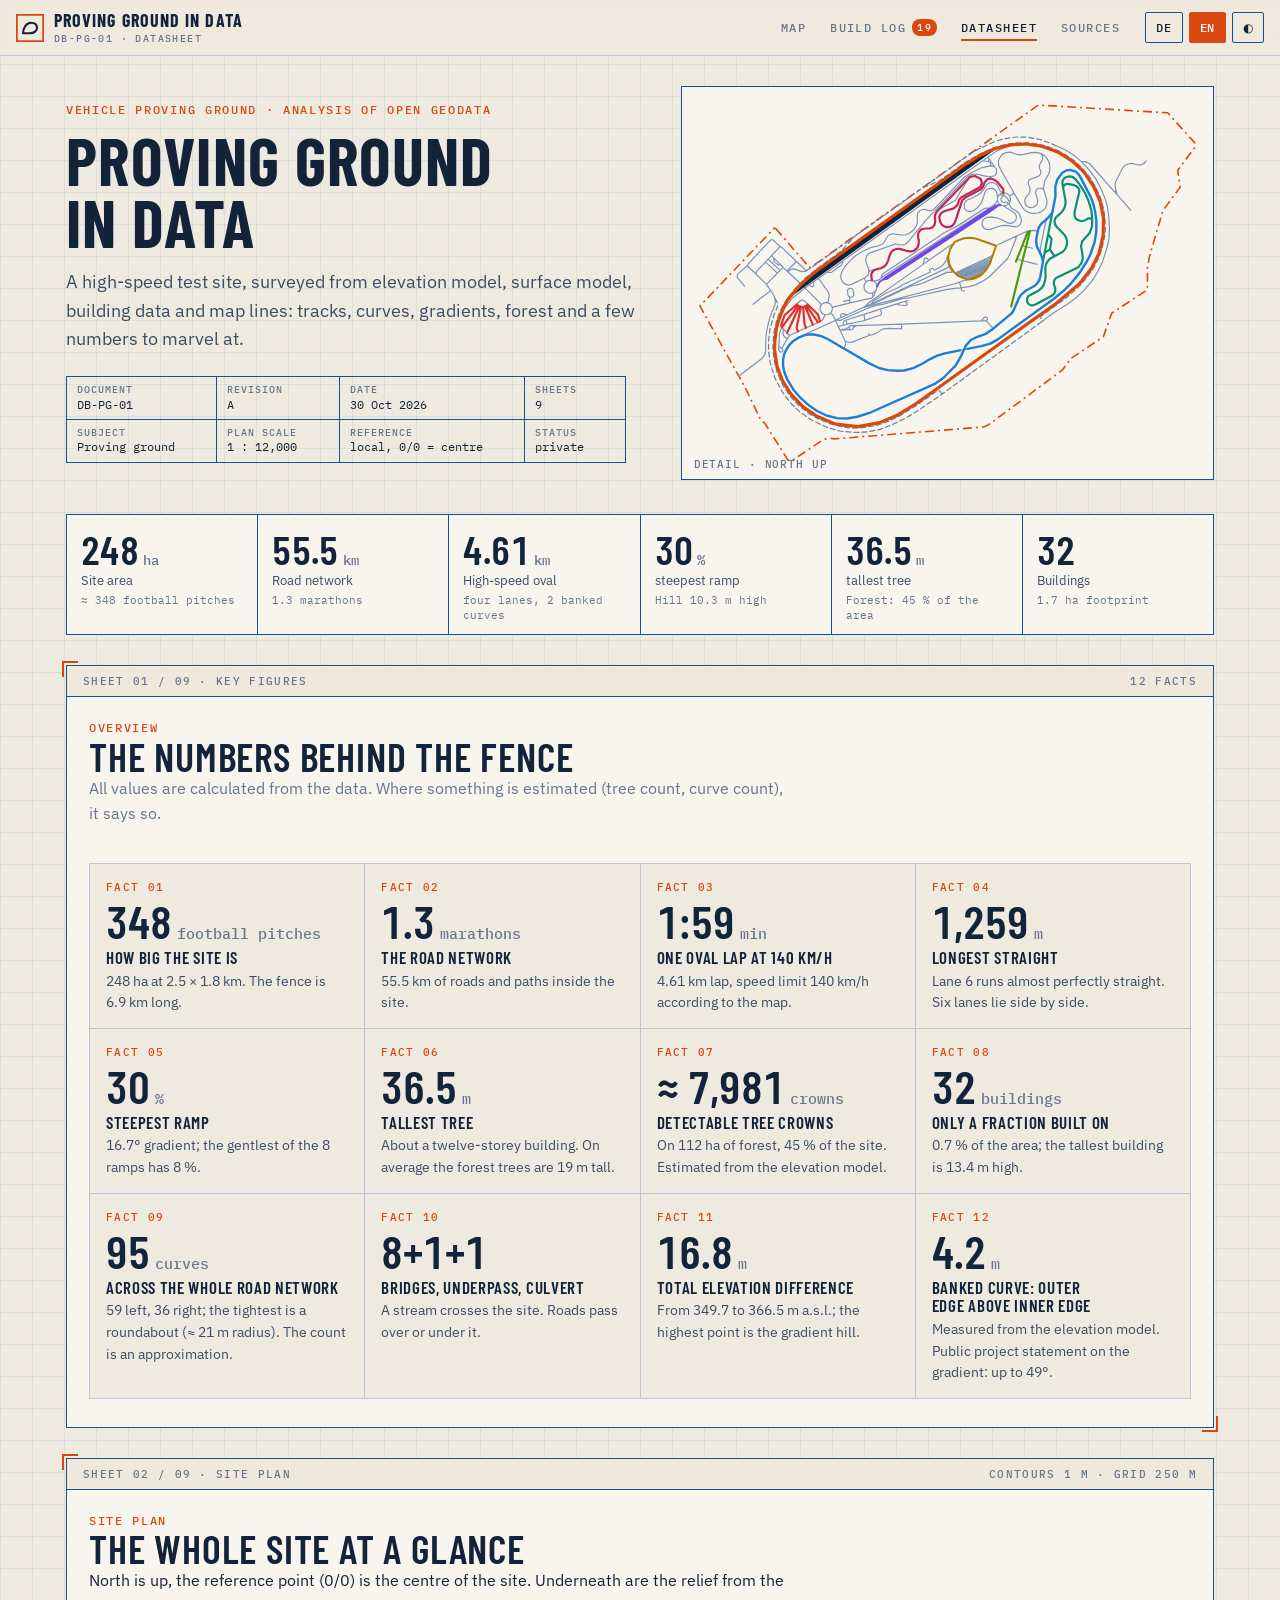
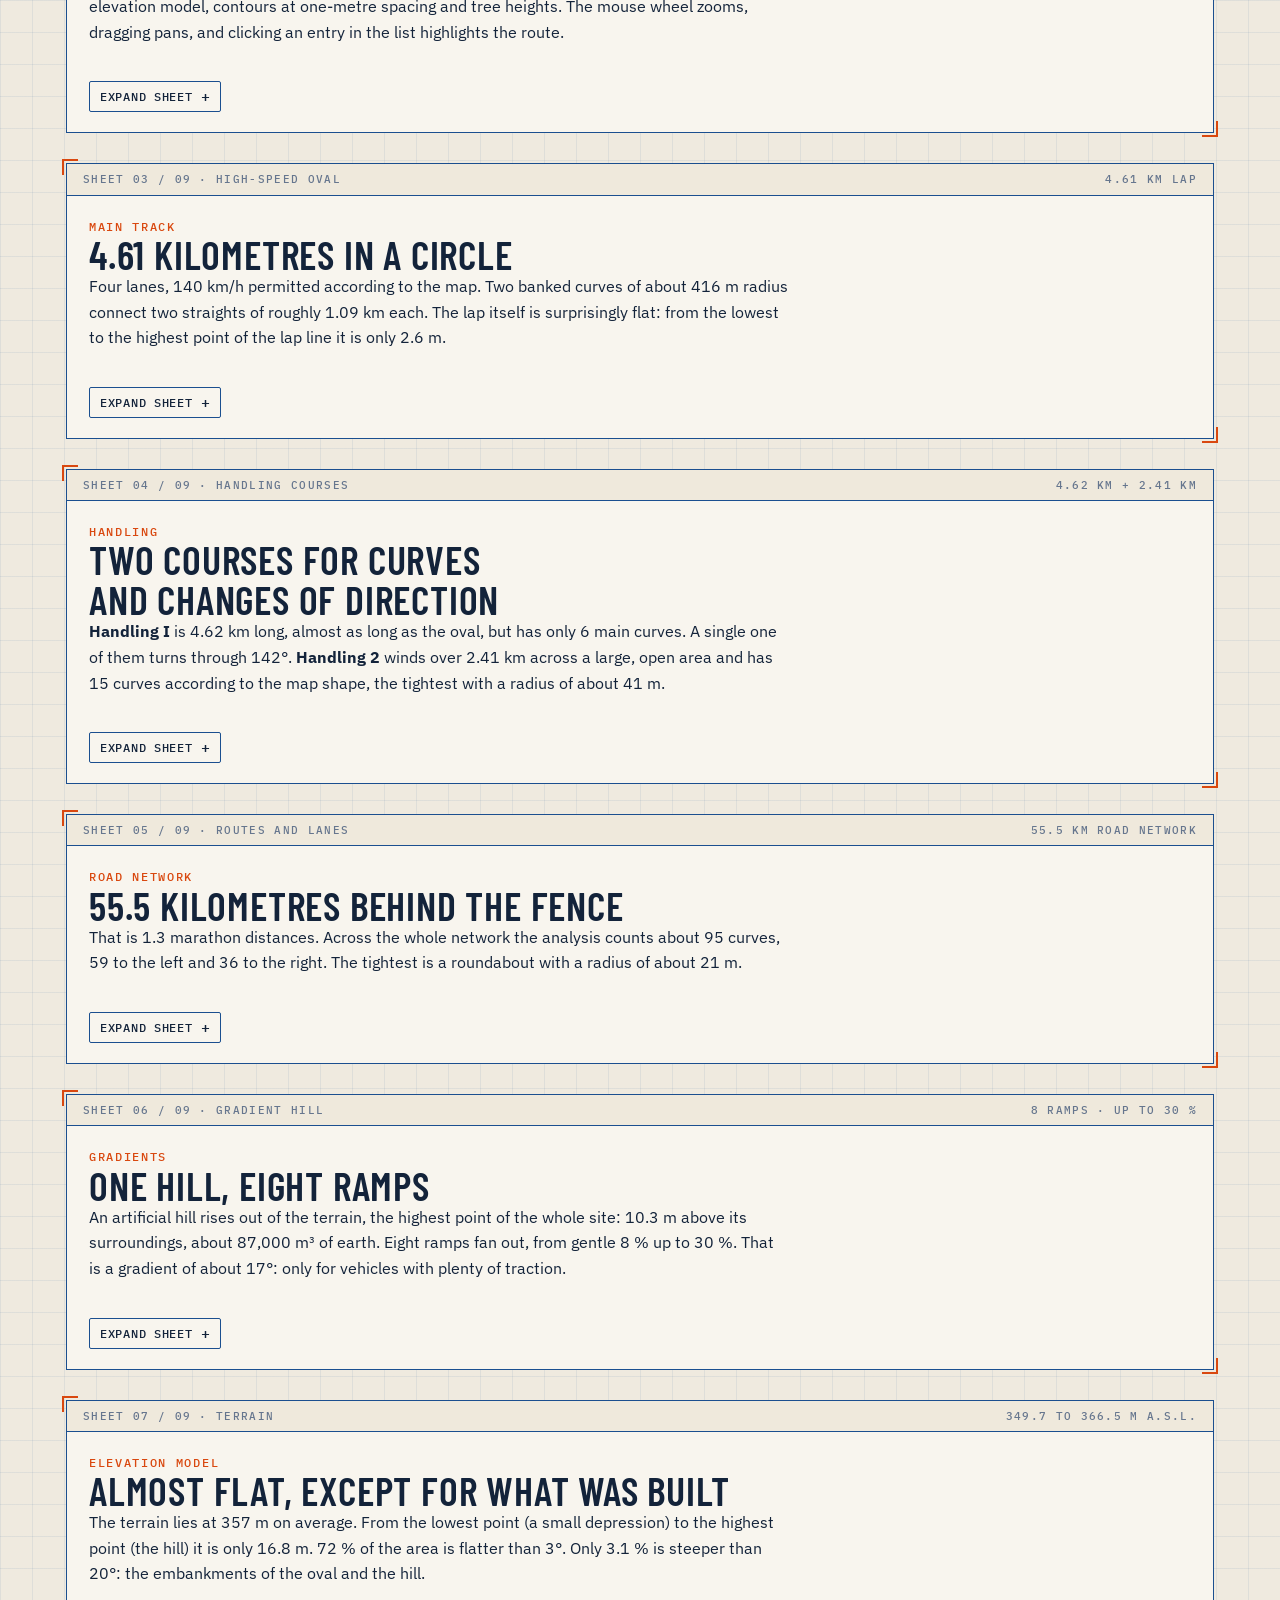
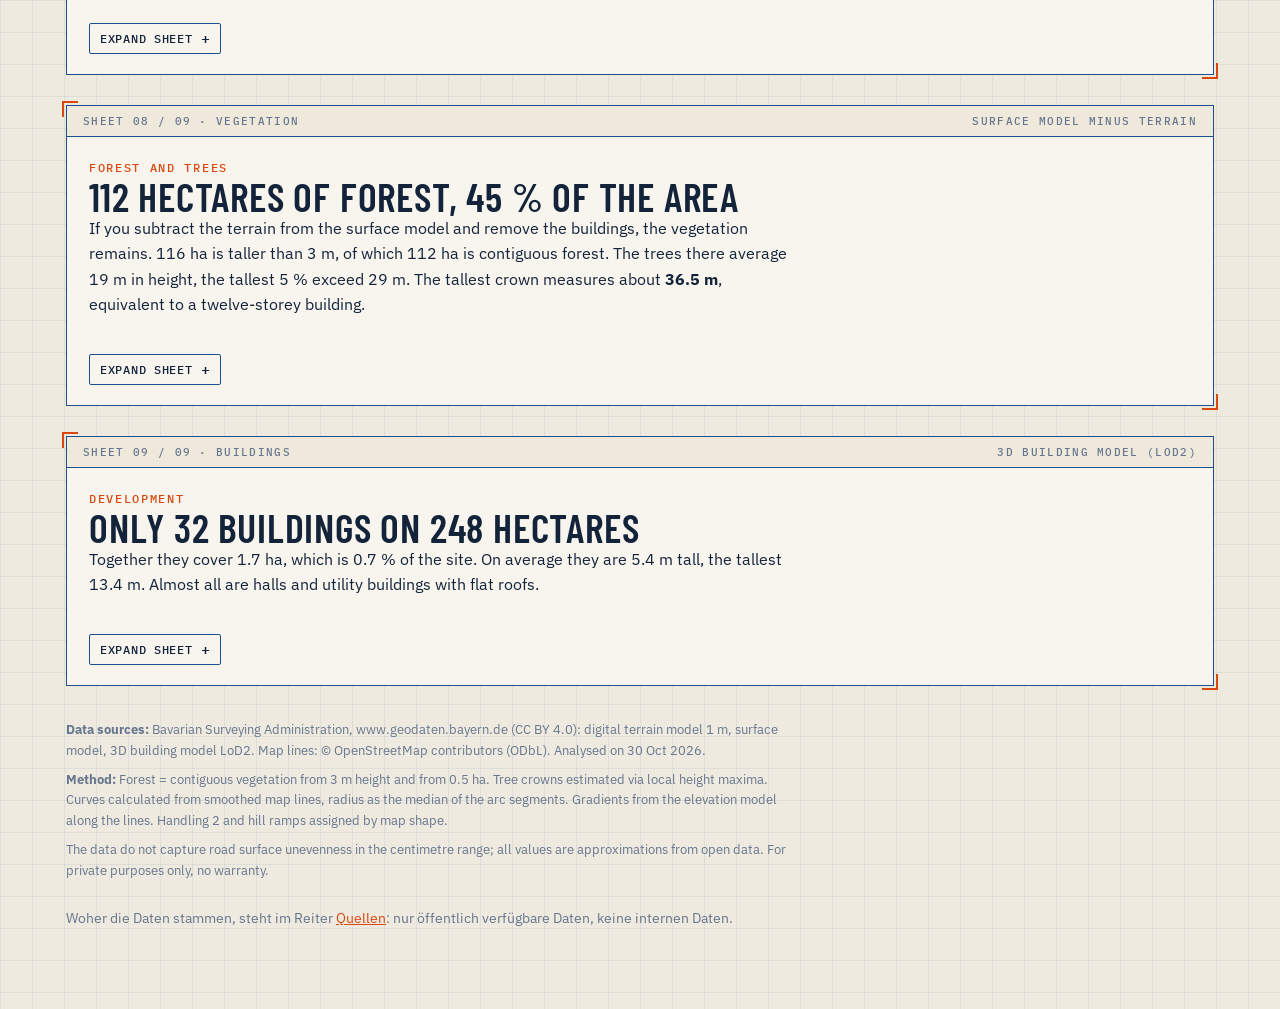
<file: datenblatt/index.html>
<!doctype html>
<html lang="de">
<head>
<meta charset="utf-8">
<meta name="viewport" content="width=device-width,initial-scale=1,viewport-fit=cover">
<title>Prüfgelände in Daten</title>
<meta name="description" content="Technisches Datenblatt eines Fahrzeug-Prüfgeländes: Strecken, Kurven, Steigungen, Wald und Gebäude, ausgewertet aus offenen Höhen- und Kartendaten.">
<meta name="robots" content="noindex,nofollow">
<link rel="preconnect" href="https://fonts.googleapis.com">
<link rel="preconnect" href="https://fonts.gstatic.com" crossorigin>
<link rel="stylesheet" href="https://fonts.googleapis.com/css2?family=Barlow+Condensed:wght@500;600;700&family=IBM+Plex+Mono:wght@400;500;600&family=IBM+Plex+Sans:wght@400;500;600&display=swap">
<link rel="stylesheet" href="../assets/site.css">
<style>
.nav{margin:0 calc(-1 * max(16px,env(safe-area-inset-left))) 0;font-size:16px;line-height:1.6}
body::before{display:none}
.sheet .sh{cursor:pointer}
.sheet.fold .sb>*:not(:first-child):not(.unfold){display:none}
.sheet.fold .sb{padding-bottom:20px}
.unfold{justify-self:start;display:inline-flex;gap:8px;align-items:center}
.unfold::after{content:"+";font-size:15px;line-height:1}
.sheet:not(.fold) .unfold::after{content:"–"}
.sheet.fold:hover{border-color:var(--accent)}

:root{
  --bg:#07111f; --panel:#0d1c31; --panel2:#11243e; --ink:#eaf2ff; --ink2:#b5c6df; --muted:#7d93b3;
  --line:#22406a; --line2:#173054; --grid:rgba(110,160,240,.07); --accent:#ff6b1a; --accent-ink:#1a0a00;
  --cy:#5ec8ff; --dim:rgba(7,17,31,.62); --tip:#e8f1ff; --tipink:#07111f;
  --c-oval:#ff6b1a; --c-h1:#5ec8ff; --c-h2:#4fe3c1; --c-spur:#f2f6ff; --c-zust:#b69cff; --c-sks:#ff7eb6; --c-multi:#9fe870; --c-dyn:#ffd166;
  --c-wart:#8aa6cf; --c-other:#5f86bd; --c-ramp:#ff5a4f; --c-bld:#ff9a5c; --c-bridge:#07111f;
  --f-d:"Barlow Condensed","Arial Narrow",Arial,sans-serif; --f-b:"IBM Plex Sans",system-ui,-apple-system,"Segoe UI",sans-serif; --f-m:"IBM Plex Mono",ui-monospace,Menlo,Consolas,monospace;
  color-scheme:dark;
}
@media (prefers-color-scheme:light){:root:not([data-theme="dark"]){
  --bg:#efeadf; --panel:#f8f5ee; --panel2:#efe9dc; --ink:#13233a; --ink2:#3a4d68; --muted:#66768e;
  --line:#1b4f8f; --line2:#b9c6d8; --grid:rgba(27,79,143,.08); --accent:#d9480f; --accent-ink:#fff;
  --cy:#1b6ec2; --dim:rgba(243,241,233,.72); --tip:#13233a; --tipink:#f3f1e9;
  --c-oval:#d9480f; --c-h1:#1c7ed6; --c-h2:#0b8f78; --c-spur:#13233a; --c-zust:#7048e8; --c-sks:#c2255c; --c-multi:#4c9a10; --c-dyn:#b07d00;
  --c-wart:#6b7f9c; --c-other:#7d93b5; --c-ramp:#e03131; --c-bld:#c2410c; --c-bridge:#f3f1e9; color-scheme:light}}
:root[data-theme="light"]{
  --bg:#efeadf; --panel:#f8f5ee; --panel2:#efe9dc; --ink:#13233a; --ink2:#3a4d68; --muted:#66768e;
  --line:#1b4f8f; --line2:#b9c6d8; --grid:rgba(27,79,143,.08); --accent:#d9480f; --accent-ink:#fff;
  --cy:#1b6ec2; --dim:rgba(243,241,233,.72); --tip:#13233a; --tipink:#f3f1e9;
  --c-oval:#d9480f; --c-h1:#1c7ed6; --c-h2:#0b8f78; --c-spur:#13233a; --c-zust:#7048e8; --c-sks:#c2255c; --c-multi:#4c9a10; --c-dyn:#b07d00;
  --c-wart:#6b7f9c; --c-other:#7d93b5; --c-ramp:#e03131; --c-bld:#c2410c; --c-bridge:#f3f1e9; color-scheme:light}
*{box-sizing:border-box}
html{scroll-behavior:smooth}
body{margin:0;background:var(--bg);color:var(--ink);font:16px/1.6 var(--f-b);
  background-image:linear-gradient(var(--grid) 1px,transparent 1px),linear-gradient(90deg,var(--grid) 1px,transparent 1px);background-size:32px 32px;
  padding:0 max(16px,env(safe-area-inset-right)) 72px max(16px,env(safe-area-inset-left))}
.wrap{max-width:1180px;margin:0 auto}
a{color:var(--cy)}
h1,h2,h3{font-family:var(--f-d);text-transform:uppercase;letter-spacing:.02em;margin:0;text-wrap:balance}
h1{font-weight:700;font-size:clamp(34px,5.2vw,76px);line-height:.92}
h2{font-weight:600;font-size:clamp(28px,4vw,40px);line-height:1}
h3{font-weight:600;font-size:20px;line-height:1.1;letter-spacing:.04em}
p{margin:0 0 12px} .col{max-width:70ch}
.mono{font-family:var(--f-m)} .muted{color:var(--muted)}
.eyebrow{font:500 12px/1.2 var(--f-m);letter-spacing:.14em;text-transform:uppercase;color:var(--accent)}
/* Kopf */
.top{display:flex;justify-content:space-between;align-items:center;gap:12px;padding-top:18px;font:500 12px var(--f-m);letter-spacing:.08em;text-transform:uppercase;color:var(--muted)}
.btn{font:500 12px var(--f-m);letter-spacing:.06em;text-transform:uppercase;color:var(--ink);background:transparent;border:1px solid var(--line);padding:7px 10px;cursor:pointer;border-radius:2px}
.tools{display:flex;gap:6px;flex-wrap:wrap;justify-content:flex-end}
.btn:hover{background:var(--panel2)} .btn[aria-pressed="true"]{background:var(--accent);color:var(--accent-ink);border-color:var(--accent)}
.hero{display:grid;grid-template-columns:minmax(0,1.1fr) minmax(0,1fr);gap:28px;padding-block:30px 12px;align-items:center}
.hero-art{border:1px solid var(--line);background:var(--panel);padding:8px;position:relative}
.hero-art svg{display:block;width:100%;height:auto}
.hero-art .cap{position:absolute;left:12px;bottom:8px;font:500 11px var(--f-m);color:var(--muted);letter-spacing:.08em}
.lead{font-size:18px;color:var(--ink2);margin-top:16px}
.tb{display:grid;grid-template-columns:repeat(4,auto);border:1px solid var(--line);margin-top:22px;font:12px/1.35 var(--f-m);max-width:560px}
.tb div{padding:6px 10px;border-right:1px solid var(--line);border-bottom:1px solid var(--line)}
.tb div:nth-child(4n){border-right:0} .tb div:nth-last-child(-n+4){border-bottom:0}
.tb b{display:block;font-weight:500;font-size:10px;color:var(--muted);letter-spacing:.1em;text-transform:uppercase}
.kpis{display:grid;grid-template-columns:repeat(auto-fit,minmax(170px,1fr));gap:1px;background:var(--line);border:1px solid var(--line);margin-top:22px}
.kpi{background:var(--panel);padding:14px 14px 12px;display:grid;gap:2px;align-content:start}
.kpi b{font:600 40px/1 var(--f-d);letter-spacing:.01em;font-variant-numeric:tabular-nums}
.kpi b i{font:500 14px var(--f-m);font-style:normal;color:var(--muted);margin-left:4px;letter-spacing:0}
.kpi span{font-size:13px;color:var(--ink2)} .kpi small{font:11px/1.3 var(--f-m);color:var(--muted)}
/* Blatt */
.sheet{border:1px solid var(--line);background:var(--panel);margin-top:30px;position:relative}
.sheet::before,.sheet::after{content:"";position:absolute;width:14px;height:14px;border:2px solid var(--accent);pointer-events:none}
.sheet::before{left:-5px;top:-5px;border-right:0;border-bottom:0}.sheet::after{right:-5px;bottom:-5px;border-left:0;border-top:0}
.sh{display:flex;justify-content:space-between;gap:12px;padding:8px 16px;border-bottom:1px solid var(--line);font:500 11px/1.3 var(--f-m);letter-spacing:.12em;text-transform:uppercase;color:var(--muted);background:var(--panel2)}
.sb{padding:24px 22px 28px;display:grid;gap:24px}
.sb>*{min-width:0}
.grid2{display:grid;grid-template-columns:repeat(auto-fit,minmax(min(100%,440px),1fr));gap:22px}
.grid2>*{min-width:0}
.card{border:1px solid var(--line2);background:var(--bg);padding:16px 16px 12px;min-width:0}
.card h3{margin-bottom:2px} .note{font-size:13px;color:var(--muted);margin:8px 0 0}
.chart{width:100%} .chart svg{display:block;width:100%;height:auto;overflow:visible}
.chart text{fill:var(--ink2);font:12px var(--f-b)} .chart .ax{fill:var(--muted);font:11px var(--f-m)} .chart .val{fill:var(--ink);font:500 12px var(--f-m)}
.chart .grid{stroke:var(--line2);stroke-width:1} .chart .bar{fill:var(--cy)} .chart .bar:hover,.chart .bar.on{fill:var(--accent)}
.chart .hit{fill:transparent} .chart .line{fill:none;stroke:var(--cy);stroke-width:2} .chart .line2{fill:none;stroke:var(--accent);stroke-width:2}
.chart .area{fill:var(--cy);opacity:.16} .chart .cross{stroke:var(--ink2)} .chart .dot{fill:var(--cy);stroke:var(--bg);stroke-width:2}
.chart .mk{stroke:var(--accent);stroke-dasharray:3 3} .chart .mkl{fill:var(--accent);font:600 11px var(--f-m)}
.leg{display:flex;flex-wrap:wrap;gap:6px 16px;font:12px var(--f-m);color:var(--ink2);margin:6px 0 0} .leg i{display:inline-block;width:18px;height:3px;vertical-align:middle;margin-right:6px}
.hb{display:grid;gap:7px;margin-top:8px}
.hbr{display:grid;grid-template-columns:minmax(96px,40%) 1fr;gap:10px;align-items:center;font-size:13px}
.hbk{color:var(--ink2);text-align:right;line-height:1.25;overflow-wrap:anywhere}
.hbt{display:flex;align-items:center;gap:8px;min-width:0}
.hbb{display:block;height:16px;background:var(--cy);flex:0 0 auto} .hbr.on .hbb{background:var(--accent)}
.hbv{font:500 12px var(--f-m);color:var(--ink);white-space:nowrap}
.tip{position:fixed;pointer-events:none;background:var(--tip);color:var(--tipink);font:12px/1.4 var(--f-m);padding:6px 9px;border-radius:2px;z-index:50;max-width:280px}
.tablewrap{overflow-x:auto;border:1px solid var(--line2)}
table{border-collapse:collapse;width:100%;font-size:14px;min-width:560px}
th,td{text-align:left;padding:8px 12px;border-bottom:1px solid var(--line2);vertical-align:top}
th{font:500 11px/1.3 var(--f-m);letter-spacing:.1em;text-transform:uppercase;color:var(--muted);background:var(--panel2);white-space:nowrap}
td.n{font-family:var(--f-m);font-variant-numeric:tabular-nums;text-align:right;white-space:nowrap} th.n{text-align:right}
tr:last-child td{border-bottom:0} .sw{display:inline-block;width:14px;height:4px;margin-right:8px;vertical-align:middle}
.chip{display:inline-block;font:500 11px/1 var(--f-m);padding:4px 6px;border:1px solid var(--line);color:var(--ink2);white-space:nowrap;margin-right:4px}
/* Fakten */
.facts{display:grid;grid-template-columns:repeat(auto-fit,minmax(250px,1fr));gap:1px;background:var(--line2);border:1px solid var(--line2)}
.fact{background:var(--bg);padding:16px 16px 14px;display:grid;gap:4px;align-content:start}
.fact .no{font:500 11px var(--f-m);color:var(--accent);letter-spacing:.12em}
.fact b{font:600 46px/1 var(--f-d);font-variant-numeric:tabular-nums} .fact b i{font:500 15px var(--f-m);font-style:normal;color:var(--muted);margin-left:5px}
.fact h3{font-size:17px;color:var(--ink)} .fact p{font-size:13.5px;color:var(--ink2);margin:0} .fact code{font:11.5px var(--f-m);color:var(--muted)}
/* Karte */
.mapbox{position:relative;border:1px solid var(--line2);background:var(--bg);touch-action:none}
.mapbox svg{display:block;width:100%;height:auto;cursor:grab;user-select:none} .mapbox svg:active{cursor:grabbing}
.mc{position:absolute;right:10px;top:10px;display:grid;gap:4px} .mc .btn{width:34px;height:34px;padding:0;font-size:16px;background:var(--panel)}
.layers{display:flex;flex-wrap:wrap;gap:8px;margin-top:2px}
.keys{display:grid;grid-template-columns:repeat(auto-fit,minmax(250px,1fr));gap:4px 18px;margin-top:4px}
.key{display:flex;gap:8px;align-items:center;font:12.5px var(--f-m);color:var(--ink2);background:none;border:0;padding:5px 2px;text-align:left;cursor:pointer;border-bottom:1px dotted var(--line2)}
.key:hover,.key.on{color:var(--ink)} .key i{flex:0 0 24px;height:4px;display:block} .key em{font-style:normal;color:var(--muted);margin-left:auto;white-space:nowrap}
.trk{fill:none;stroke-linecap:round;stroke-linejoin:round;vector-effect:non-scaling-stroke}
.trk.oval{stroke:var(--c-oval);stroke-width:3.2} .trk.h1{stroke:var(--c-h1);stroke-width:2.4} .trk.h2{stroke:var(--c-h2);stroke-width:2.2}
.trk.spur{stroke:var(--c-spur);stroke-width:1.5} .trk.zustand{stroke:var(--c-zust);stroke-width:1.8} .trk.sks{stroke:var(--c-sks);stroke-width:2.2}
.trk.multi{stroke:var(--c-multi);stroke-width:2.2} .trk.dyn{stroke:var(--c-dyn);stroke-width:2} .trk.wart{stroke:var(--c-wart);stroke-width:1.2;stroke-dasharray:5 3}
.trk.other{stroke:var(--c-other);stroke-width:1.2} .trk.ramp{stroke:var(--c-ramp);stroke-width:2.2}
.trk.bridge{stroke:var(--c-bridge);stroke-width:5.5} .mapbox.focus .trk:not(.bridge){opacity:.18} .mapbox.focus .trk.hl{opacity:1;stroke-width:4}
.cont{fill:none;vector-effect:non-scaling-stroke;stroke:var(--cy)} .cont.mi{stroke-width:.5;opacity:.28} .cont.ma{stroke-width:.9;opacity:.55}
.bld{fill:var(--c-bld);fill-opacity:.8;stroke:var(--c-bld);stroke-width:.6;vector-effect:non-scaling-stroke}
.site{fill:none;stroke:var(--accent);stroke-width:1.6;stroke-dasharray:9 4 2 4;vector-effect:non-scaling-stroke}
.dimmer{fill:var(--dim);fill-rule:evenodd} .gl{stroke:var(--line2);stroke-width:1;vector-effect:non-scaling-stroke;opacity:.45}
.gt{fill:var(--muted);font:10px var(--f-m)}
.relief-l{display:none}
@media (prefers-color-scheme:light){:root:not([data-theme="dark"]) .relief-d{display:none}:root:not([data-theme="dark"]) .relief-l{display:inline}}
:root[data-theme="light"] .relief-d{display:none}:root[data-theme="light"] .relief-l{display:inline}
:root[data-theme="dark"] .relief-l{display:none}:root[data-theme="dark"] .relief-d{display:inline}
.calc{display:grid;gap:14px;grid-template-columns:repeat(auto-fit,minmax(170px,1fr))}
.calc output{display:block;font:600 36px/1 var(--f-d);font-variant-numeric:tabular-nums} .calc small{display:block;font:11px var(--f-m);color:var(--muted);margin-top:2px}
input[type=range]{width:100%;accent-color:var(--accent)}
footer{margin-top:34px;font-size:13px;color:var(--muted);max-width:90ch} footer p{margin-bottom:8px}
@media (max-width:860px){.hero{grid-template-columns:1fr}.tb{grid-template-columns:repeat(2,auto)}.tb div:nth-child(4n){border-right:1px solid var(--line)}.tb div:nth-child(2n){border-right:0}.tb div:nth-last-child(-n+4){border-bottom:1px solid var(--line)}.tb div:nth-last-child(-n+2){border-bottom:0}}
@media (max-width:520px){.sb{padding:18px 14px 22px}.kpi b{font-size:32px}.sh{flex-direction:column;gap:2px}}
/* Reiter */
.tabs{display:flex;gap:4px;margin-top:14px;border-bottom:1px solid var(--line)}
.tabs a{font:500 13px/1 var(--f-m);letter-spacing:.12em;text-transform:uppercase;color:var(--muted);text-decoration:none;padding:14px 20px;border:1px solid transparent;border-bottom:0;margin-bottom:-1px;white-space:nowrap}
.tabs{overflow-x:auto}
.tabs a .cnt{margin-left:8px;font-size:10px;letter-spacing:.04em;padding:3px 6px;background:var(--accent);color:var(--accent-ink);border-radius:9px;vertical-align:1px}
.tabs a.hl:not([aria-current]){color:var(--ink)}
.blogcta{display:flex;gap:18px;align-items:center;justify-content:space-between;margin-top:22px;padding:16px 20px;border:1px solid var(--line);border-left:4px solid var(--accent);background:var(--panel)}
.blogcta b{display:block;font:600 24px/1.15 var(--f-d);letter-spacing:.02em;text-transform:uppercase;margin-top:4px}
.blogcta p{margin:6px 0 0;font-size:14.5px;color:var(--ink2);max-width:64ch}
a.btn{text-decoration:none;display:inline-block;white-space:nowrap}
.srcnote{margin-top:26px;font-size:13.5px;color:var(--muted)} .srcnote a{color:var(--accent)}
@media (max-width:640px){.blogcta{flex-direction:column;align-items:flex-start}.tabs a{padding:13px 12px}}
.tabs a:hover{color:var(--ink)} .tabs a[aria-current="page"]{color:var(--ink);background:var(--panel);border-color:var(--line)}
</style>
<script data-goatcounter="https://ericcarni.goatcounter.com/count" async src="https://gc.zgo.at/count.js"></script>
</head>
<body>
<header class="nav">
  <a class="brand" href="../" aria-label="Startseite"><svg viewBox="0 0 32 32" aria-hidden="true"><rect x="1" y="1" width="30" height="30" fill="none" stroke="var(--accent)" stroke-width="2"/><path d="M8 22c0-6 4-12 9-12s7 3 7 6-3 6-8 6H8" fill="none" stroke="var(--ink)" stroke-width="2.4" stroke-linecap="round"/></svg><span><b>Prüfgelände in Daten</b><small>DB-PG-01 · Datenblatt</small></span></a>
  <nav class="links" aria-label="Bereiche"><a href="../">Karte</a><a href="../blog/">Baublog<span class="cnt">19</span></a><a href="../datenblatt/" aria-current="page">Datenblatt</a><a href="../quellen/">Quellen</a></nav>
  <div class="tools"><button class="btn" id="lang-de" type="button" aria-pressed="true" aria-label="Deutsch" lang="de">DE</button><button class="btn" id="lang-en" type="button" aria-pressed="false" aria-label="English" lang="en">EN</button><button class="btn ic" id="themebtn" type="button" aria-label="Darstellung wechseln">◐</button></div>
</header>
<div class="wrap">

<header class="hero">
  <div>
    <div class="eyebrow">Fahrzeug-Prüfgelände · Auswertung offener Geodaten</div>
    <h1 style="margin:12px 0 0">Prüfgelände<br>in Daten</h1>
    <p class="lead col">Ein Hochgeschwindigkeits-Testgelände, vermessen aus Höhenmodell, Oberflächenmodell, Gebäudedaten und Kartenlinien: Strecken, Kurven, Steigungen, Wald und ein paar Zahlen zum Staunen.</p>
    <div class="tb" aria-label="Schriftfeld">
      <div><b>Dokument</b>DB-PG-01</div><div><b>Revision</b>A</div><div><b>Datum</b>30.10.2026</div><div><b>Blätter</b>9</div>
      <div><b>Gegenstand</b>Prüfgelände</div><div><b>Maßstab Plan</b>1 : 12 000</div><div><b>Bezugssystem</b>lokal, 0/0 = Mitte</div><div><b>Status</b>privat</div>
    </div>
  </div>
  <div class="hero-art" aria-hidden="true">
    <svg viewBox="-1293 -944 2578 1879"><use href="#g-site"/><use href="#g-tracks"/></svg>
    <span class="cap">AUSSCHNITT · NORD OBEN</span>
  </div>
</header>

<div class="kpis"><div class="kpi"><b>248<i>ha</i></b><span>Geländefläche</span><small>≈ 348 Fußballfelder</small></div><div class="kpi"><b>55,5<i>km</i></b><span>Straßennetz</span><small>1,3 Marathons</small></div><div class="kpi"><b>4,61<i>km</i></b><span>Hochgeschwindigkeitsoval</span><small>vier Fahrstreifen, 2 Steilkurven</small></div><div class="kpi"><b>30<i>%</i></b><span>steilste Rampe</span><small>Hügel 10,3 m hoch</small></div><div class="kpi"><b>36,5<i>m</i></b><span>höchster Baum</span><small>Wald: 45 % der Fläche</small></div><div class="kpi"><b>32<i></i></b><span>Gebäude</span><small>1,7 ha Grundfläche</small></div></div>


<!-- BLATT 1 -->
<section class="sheet" id="fakten"><div class="sh"><span>Blatt 01 / 09 · Kennzahlen</span><span>12 Fakten</span></div>
<div class="sb">
  <div class="col"><div class="eyebrow">Überblick</div><h2>Die Zahlen hinter dem Zaun</h2><p class="muted">Alle Werte sind aus den Daten gerechnet. Wo geschätzt wird (Baumzahl, Kurvenzählung), steht es dabei.</p></div>
  <div class="facts"><div class="fact"><span class="no">FAKT 01</span><b>348<i>Fußballfelder</i></b><h3>So groß ist das Gelände</h3><p>248 ha bei 2,5 × 1,8 km. Der Zaun ist 6,9 km lang.</p></div><div class="fact"><span class="no">FAKT 02</span><b>1,3<i>Marathons</i></b><h3>Das Straßennetz</h3><p>55,5 km Fahrbahn und Wege innerhalb des Geländes.</p></div><div class="fact"><span class="no">FAKT 03</span><b>1:59<i>min</i></b><h3>Eine Oval-Runde bei 140 km/h</h3><p>4,61 km Rundkurs, Tempolimit laut Karte 140 km/h.</p></div><div class="fact"><span class="no">FAKT 04</span><b>1.259<i>m</i></b><h3>Längste Gerade</h3><p>Die Spur 6 läuft nahezu schnurgerade. Sechs Spuren liegen nebeneinander.</p></div><div class="fact"><span class="no">FAKT 05</span><b>30<i>%</i></b><h3>Steilste Rampe</h3><p>16,7° Steigung, die sanfteste der 8 Rampen hat 8 %.</p></div><div class="fact"><span class="no">FAKT 06</span><b>36,5<i>m</i></b><h3>Höchster Baum</h3><p>Etwa ein zwölfstöckiges Haus. Im Mittel sind die Waldbäume 19 m hoch.</p></div><div class="fact"><span class="no">FAKT 07</span><b>≈ 7.981<i>Kronen</i></b><h3>Erkennbare Baumkronen</h3><p>Auf 112 ha Wald, 45 % des Geländes. Geschätzt aus dem Höhenmodell.</p></div><div class="fact"><span class="no">FAKT 08</span><b>32<i>Gebäude</i></b><h3>Nur ein Bruchteil bebaut</h3><p>0,7 % der Fläche, das höchste Gebäude ist 13,4 m hoch.</p></div><div class="fact"><span class="no">FAKT 09</span><b>95<i>Kurven</i></b><h3>Im gesamten Straßennetz</h3><p>59 links, 36 rechts, die engste ist ein Kreisel (≈ 21 m Radius). Zählung ist eine Näherung.</p></div><div class="fact"><span class="no">FAKT 10</span><b>8+1+1<i></i></b><h3>Brücken, Unterführung, Durchlass</h3><p>Ein Bach quert das Gelände. Straßen führen darüber oder darunter hindurch.</p></div><div class="fact"><span class="no">FAKT 11</span><b>16,8<i>m</i></b><h3>Höhenunterschied gesamt</h3><p>Von 349,7 bis 366,5 m ü. NN, der höchste Punkt ist der Steigungshügel.</p></div><div class="fact"><span class="no">FAKT 12</span><b>4,2<i>m</i></b><h3>Steilkurve: Außenkante über Innenkante</h3><p>Aus dem Höhenmodell gemessen. Öffentliche Projektangabe zur Neigung: bis 49°.</p></div></div>
</div></section>

<!-- BLATT 2 -->
<section class="sheet" id="lageplan"><div class="sh"><span>Blatt 02 / 09 · Lageplan</span><span>Höhenlinien 1 m · Raster 250 m</span></div>
<div class="sb">
  <div class="col"><div class="eyebrow">Lageplan</div><h2>Das ganze Gelände auf einen Blick</h2><p>Nord ist oben, Bezugspunkt (0/0) ist die Mitte des Geländes. Hinterlegt sind das Relief aus dem Höhenmodell, die Höhenlinien im Meterabstand und die Baumhöhen. Mausrad zoomt, Ziehen verschiebt, ein Klick auf einen Eintrag in der Liste hebt die Strecke hervor.</p></div>
  <div class="mapbox" id="mapbox">
    <svg id="map" viewBox="-1370 -1020 2730 2030" role="img" aria-label="Lageplan des Prüfgeländes mit Strecken, Höhenlinien, Wald und Gebäuden">
      <g id="L-relief"><image class="relief-d" href="../assets/relief-dark.jpg" x="-1370" y="-1020" width="2730" height="2030" preserveAspectRatio="none"/><image class="relief-l" href="../assets/relief-light.jpg" x="-1370" y="-1020" width="2730" height="2030" preserveAspectRatio="none"/></g>
      <g id="L-trees"><image href="../assets/baeume.png" x="-1370" y="-1020" width="2730" height="2030" preserveAspectRatio="none" style="image-rendering:pixelated" opacity=".85"/></g>
      <g id="L-cont"><path class="cont mi" d="M-1223,-1020 L-1220,-1014 L-1208,-1009 L-1190,-1020 M-1124,-1020 L-1134,-998 L-1133,-990 L-1139,-962 L-1132,-958 L-1135,-948 L-1156,-926 L-1188,-902 L-1209,-882 L-1204,-880 L-1182,-883 L-1152,-896 L-1126,-904 L-1114,-902 L-1100,-908 L-1090,-908 L-1061,-926 L-1054,-934 L-1052,-941 L-1042,-941 L-1053,-928 L-1051,-922 L-1058,-908 L-1107,-878 L-1158,-856 L-1178,-852 L-1185,-852 L-1190,-856 L-1206,-853 L-1252,-839 L-1260,-835 L-1261,-830 L-1251,-808 L-1242,-799 L-1231,-794 L-1233,-788 L-1244,-785 L-1268,-764 L-1275,-754 L-1308,-730 L-1370,-673 M-1074,-1020 L-1082,-1006 L-1086,-1003 L-1085,-1012 L-1080,-1020 M-1370,-665 L-1304,-725 L-1236,-761 L-1231,-758 L-1225,-734 L-1217,-718 L-1217,-728 L-1225,-766 L-1223,-770 L-1199,-784 L-1182,-791 L-1166,-788 L-1140,-797 L-1124,-808 L-1110,-814 L-1109,-810 L-1118,-798 L-1117,-794 L-1076,-793 L-1070,-799 L-1058,-805 L-1052,-814 L-1044,-815 L-1034,-824 L-1028,-848 L-1020,-840 L-1010,-836 L-1006,-840 L-1007,-856 L-1002,-863 L-986,-873 L-976,-868 L-974,-886 L-964,-900 L-960,-902 L-954,-899 L-949,-902 L-944,-912 L-924,-934 L-915,-936 L-910,-941 L-906,-940 L-901,-948 L-882,-963 L-879,-980 L-864,-1000 L-856,-1020 M-789,-1020 L-789,-1012 L-786,-1006 L-790,-1004 L-793,-996 L-811,-904 L-818,-888 L-840,-862 L-864,-824 L-824,-870 L-820,-859 L-806,-855 L-800,-842 L-796,-841 L-789,-846 L-791,-858 L-788,-865 L-776,-862 L-773,-864 L-767,-882 L-773,-904 L-770,-906 L-758,-906 L-758,-916 L-787,-950 L-788,-956 L-782,-970 L-780,-964 L-748,-960 L-756,-976 L-772,-996 L-758,-994 L-755,-1020 M-474,-1020 L-466,-946 L-476,-950 L-538,-997 L-542,-997 L-565,-968 L-536,-922 L-525,-898 L-536,-891 L-540,-892 L-576,-942 L-579,-942 L-586,-928 L-549,-890 L-572,-897 L-569,-892 L-572,-892 L-596,-903 L-600,-902 L-620,-854 L-572,-828 L-622,-845 L-624,-829 L-593,-808 L-630,-817 L-628,-808 L-622,-802 L-600,-789 L-576,-766 L-552,-758 L-538,-744 L-526,-750 L-510,-748 L-502,-758 L-490,-766 L-481,-780 L-461,-794 L-456,-805 L-414,-846 L-408,-860 L-396,-866 L-392,-872 L-385,-874 L-366,-896 L-356,-901 L-346,-910 L-346,-914 L-356,-916 L-348,-926 L-351,-930 L-346,-950 L-346,-958 L-382,-930 L-390,-928 L-399,-1020 M-338,-1020 L-338,-1012 L-330,-1004 L-322,-1002 L-318,-1008 L-318,-1020 M-540,-837 L-552,-841 L-553,-846 L-548,-850 L-540,-849 L-537,-842 L-540,-837 M-1279,-822 L-1275,-828 L-1275,-832 L-1286,-841 L-1296,-841 L-1307,-834 L-1302,-826 L-1294,-822 L-1279,-822 M-1243,-790 L-1245,-798 L-1248,-802 L-1252,-801 L-1256,-796 L-1249,-794 L-1246,-789 L-1243,-790 M-1178,-670 L-1165,-674 L-1182,-670 L-1178,-670 M-1370,-550 L-1360,-542 L-1329,-528 L-1267,-506 L-1218,-494 L-1178,-491 L-1174,-514 L-1183,-536 L-1185,-558 L-1182,-564 L-1156,-489 L-1153,-498 L-1157,-514 L-1155,-520 L-1128,-516 L-1107,-520 L-1110,-523 L-1158,-529 L-1164,-538 L-1164,-551 L-1136,-543 L-1130,-547 L-1108,-548 L-1100,-553 L-1080,-554 L-1060,-562 L-1038,-557 L-1026,-562 L-1012,-562 L-1000,-568 L-964,-574 L-942,-587 L-930,-603 L-906,-612 L-898,-619 L-892,-613 L-888,-628 L-882,-630 L-862,-653 L-846,-662 L-828,-678 L-832,-698 L-817,-706 L-811,-714 L-818,-728 L-808,-728 L-802,-732 L-791,-734 L-776,-755 L-774,-763 L-760,-778 L-753,-808 L-734,-846 L-735,-852 L-732,-860 L-736,-878 L-723,-886 L-733,-906 L-733,-914 L-718,-924 L-717,-932 L-704,-930 L-700,-936 L-707,-950 L-706,-954 L-696,-953 L-682,-938 L-674,-938 L-668,-944 L-657,-972 L-648,-1020 M-548,-1020 L-612,-906 L-643,-828 L-638,-822 L-637,-780 L-604,-768 L-589,-752 L-574,-742 L-542,-734 L-528,-738 L-508,-736 L-494,-742 L-436,-810 L-390,-858 L-353,-890 L-339,-908 L-338,-962 L-330,-972 L-331,-986 L-318,-987 L-278,-1020 M-722,-812 L-717,-814 L-715,-832 L-707,-838 L-712,-849 L-719,-844 L-730,-820 L-728,-810 L-722,-812 M-738,-780 L-732,-794 L-734,-800 L-743,-788 L-743,-780 L-738,-780 M-882,-576 L-880,-596 L-866,-600 L-877,-586 L-872,-577 L-862,-581 L-840,-605 L-842,-626 L-836,-632 L-828,-635 L-828,-630 L-824,-628 L-812,-641 L-802,-645 L-798,-654 L-808,-668 L-816,-669 L-843,-638 L-884,-603 L-889,-606 L-890,-611 L-893,-596 L-884,-575 L-882,-576 M-903,-566 L-895,-570 L-896,-574 L-903,-578 L-898,-588 L-900,-591 L-912,-582 L-913,-578 L-906,-574 L-907,-568 L-906,-565 L-903,-566 M-965,-542 L-956,-545 L-952,-554 L-956,-554 L-967,-548 L-970,-544 L-965,-542 M-1370,-375 L-1359,-362 L-1354,-347 L-1346,-344 L-1336,-348 L-1312,-369 L-1303,-382 L-1307,-390 L-1321,-402 L-1330,-417 L-1351,-438 L-1360,-443 L-1370,-440 M-1183,-226 L-1156,-248 L-1148,-264 L-1140,-264 L-1128,-274 L-1124,-286 L-1112,-287 L-1106,-292 L-1108,-300 L-1120,-314 L-1128,-330 L-1144,-348 L-1158,-341 L-1171,-330 L-1174,-324 L-1188,-316 L-1191,-308 L-1198,-306 L-1218,-290 L-1230,-276 L-1228,-269 L-1212,-250 L-1199,-248 L-1199,-238 L-1191,-228 L-1183,-226 M-692,46 L-708,26 L-713,26 L-712,32 L-698,44 L-692,46 M-1370,-542 L-1308,-515 L-1264,-501 L-1222,-491 L-1174,-482 L-1164,-483 L-1158,-477 L-1151,-458 L-1146,-456 L-1137,-460 L-1136,-472 L-1122,-478 L-1110,-480 L-1100,-479 L-1070,-486 L-1022,-492 L-986,-506 L-948,-514 L-882,-548 L-876,-558 L-860,-570 L-834,-595 L-797,-638 L-769,-678 L-767,-690 L-763,-694 L-755,-712 L-736,-735 L-718,-764 L-703,-812 L-689,-834 L-677,-864 L-680,-872 L-692,-882 L-693,-892 L-686,-899 L-670,-894 L-661,-912 L-660,-921 L-655,-926 L-652,-936 L-636,-1020 M-553,-1020 L-606,-925 L-650,-828 L-655,-812 L-649,-788 L-656,-760 L-662,-746 L-640,-726 L-638,-717 L-628,-713 L-616,-698 L-608,-693 L-604,-694 L-570,-725 L-548,-726 L-530,-733 L-512,-731 L-500,-734 L-488,-742 L-424,-816 L-330,-906 L-326,-915 L-324,-938 L-327,-956 L-323,-966 L-315,-974 L-317,-980 L-315,-984 L-281,-1012 L-276,-1012 L-293,-994 L-251,-1020 M-518,-696 L-487,-724 L-486,-728 L-502,-718 L-508,-718 L-523,-704 L-525,-698 L-522,-695 L-518,-696 M-1370,-367 L-1364,-360 L-1360,-341 L-1354,-337 L-1344,-335 L-1321,-346 L-1306,-358 L-1301,-366 L-1297,-380 L-1302,-390 L-1345,-438 L-1358,-447 L-1370,-446 M-1179,-224 L-1154,-246 L-1146,-260 L-1138,-262 L-1127,-272 L-1120,-283 L-1110,-285 L-1104,-292 L-1106,-304 L-1144,-352 L-1158,-345 L-1184,-323 L-1220,-292 L-1233,-276 L-1229,-264 L-1212,-247 L-1203,-244 L-1202,-238 L-1193,-226 L-1188,-223 L-1179,-224 M-1193,-26 L-1183,-34 L-1164,-59 L-1150,-72 L-1136,-93 L-1122,-102 L-1122,-113 L-1134,-126 L-1142,-126 L-1152,-120 L-1199,-76 L-1205,-66 L-1214,-62 L-1222,-53 L-1222,-45 L-1216,-40 L-1210,-40 L-1207,-30 L-1200,-25 L-1193,-26 M-682,56 L-707,26 L-710,24 L-714,26 L-715,30 L-710,35 L-688,54 L-682,56 M-1370,-275 L-1334,-310 L-1356,-295 L-1358,-302 L-1351,-316 L-1303,-356 L-1290,-378 L-1281,-372 L-1277,-362 L-1303,-342 L-1317,-324 L-1224,-394 L-1164,-433 L-1152,-447 L-1140,-447 L-1072,-472 L-992,-495 L-936,-515 L-876,-548 L-824,-590 L-778,-642 L-754,-686 L-744,-694 L-736,-707 L-703,-778 L-705,-794 L-700,-813 L-692,-824 L-682,-828 L-676,-835 L-609,-968 L-579,-1020 M-563,-1020 L-570,-998 L-603,-938 L-638,-858 L-653,-830 L-658,-810 L-652,-794 L-653,-784 L-668,-764 L-686,-750 L-702,-712 L-702,-704 L-696,-696 L-652,-653 L-649,-656 L-650,-664 L-670,-682 L-668,-690 L-662,-689 L-650,-677 L-648,-682 L-640,-680 L-639,-684 L-630,-683 L-620,-691 L-604,-688 L-598,-690 L-588,-704 L-578,-709 L-566,-711 L-556,-708 L-540,-722 L-506,-729 L-486,-740 L-422,-815 L-381,-856 L-328,-904 L-322,-918 L-320,-953 L-301,-924 L-320,-899 L-368,-852 L-474,-740 L-496,-728 L-536,-717 L-560,-692 L-554,-687 L-540,-695 L-528,-683 L-522,-684 L-195,-1020 M-177,-1020 L-241,-950 L-234,-950 L-236,-942 L-233,-916 L-240,-914 L-252,-917 L-268,-913 L-270,-916 L-265,-924 L-268,-923 L-295,-894 L-294,-891 L-284,-896 L-283,-892 L-294,-887 L-302,-871 L-310,-872 L-300,-887 L-370,-820 L-520,-662 L-523,-654 L-507,-648 L-513,-638 L-512,-629 L-484,-599 L-462,-586 L-448,-588 L-430,-600 L-426,-610 L-413,-612 L-396,-623 L-375,-626 L-348,-651 L-338,-652 L-326,-645 L-320,-648 L-305,-668 L-340,-692 L-344,-702 L-343,-728 L-328,-746 L-319,-752 L-308,-753 L-304,-762 L-309,-782 L-304,-785 L-296,-782 L-288,-788 L-289,-802 L-283,-802 L-282,-815 L-270,-818 L-262,-825 L-234,-822 L-228,-831 L-220,-827 L-232,-856 L-232,-866 L-228,-872 L-218,-871 L-217,-884 L-220,-896 L-212,-904 L-204,-905 L-196,-900 L-192,-893 L-164,-893 L-169,-884 L-168,-881 L-156,-886 L-175,-866 L-176,-855 L-158,-870 L-152,-866 L-158,-850 L-172,-828 L-177,-814 L-186,-801 L-196,-799 L-194,-793 L-182,-786 L-160,-787 L-159,-792 L-162,-800 L-170,-806 L-164,-815 L-154,-818 L-153,-808 L-150,-807 L-132,-817 L-111,-836 L-102,-839 L-92,-830 L-92,-820 L-100,-814 L-120,-811 L-128,-796 L-126,-793 L-112,-792 L-93,-804 L-76,-820 L-76,-836 L-72,-840 L-70,-848 L-66,-850 L-48,-846 L-34,-856 L-12,-894 L8,-916 L12,-924 L26,-929 L37,-938 L48,-958 L46,-964 L50,-975 L74,-985 L98,-983 L114,-997 L126,-1001 L136,-997 L148,-999 L150,-992 L160,-997 L176,-991 L190,-997 L212,-993 L217,-998 L209,-1002 L210,-1007 L222,-1000 L236,-1002 L250,-1001 L262,-1007 L268,-1005 L270,-1008 L268,-1020 M491,-1020 L522,-1016 L556,-1020 M-12,-970 L-20,-972 L-23,-984 L-18,-992 L-10,-995 L6,-984 L0,-976 L-12,-970 M42,-980 L32,-987 L32,-991 L38,-990 L43,-986 L45,-982 L42,-980 M420,-946 L406,-960 L405,-950 L408,-946 L420,-946 M406,-932 L402,-946 L394,-953 L393,-946 L388,-942 L390,-939 L396,-940 L402,-931 L406,-932 M441,-906 L467,-922 L506,-952 L462,-925 L441,-906 M361,-934 L353,-946 L348,-947 L351,-934 L361,-934 M-92,-880 L-108,-879 L-114,-882 L-124,-894 L-112,-906 L-100,-910 L-91,-894 L-92,-880 M-194,-832 L-189,-838 L-196,-844 L-200,-844 L-201,-838 L-196,-831 L-194,-832 M-51,-814 L-40,-818 L-44,-826 L-56,-827 L-66,-816 L-51,-814 M587,-812 L589,-818 L584,-825 L579,-818 L582,-812 L587,-812 M-187,-756 L-184,-764 L-186,-768 L-205,-780 L-207,-784 L-205,-792 L-214,-806 L-220,-813 L-228,-816 L-232,-808 L-231,-800 L-217,-790 L-212,-782 L-218,-773 L-232,-771 L-234,-766 L-224,-760 L-198,-755 L-187,-756 M-70,-786 L-84,-803 L-98,-795 L-101,-790 L-96,-786 L-70,-786 M33,-748 L12,-781 L-2,-785 L-28,-784 L-47,-780 L-43,-776 L-22,-769 L-20,-779 L-12,-778 L20,-749 L33,-748 M-9,-678 L-7,-696 L2,-718 L-8,-732 L-22,-726 L-27,-720 L-14,-678 L-9,-678 M21,-710 L29,-722 L16,-726 L15,-718 L21,-710 M-167,-620 L-166,-626 L-162,-627 L-162,-636 L-146,-640 L-124,-656 L-122,-669 L-106,-660 L-103,-666 L-108,-670 L-109,-674 L-100,-682 L-91,-678 L-90,-684 L-82,-687 L-82,-690 L-98,-694 L-103,-702 L-124,-710 L-132,-687 L-144,-685 L-154,-679 L-172,-650 L-182,-656 L-184,-654 L-182,-646 L-188,-642 L-190,-622 L-168,-618 L-167,-620 M110,-690 L106,-700 L96,-708 L97,-700 L110,-690 M-265,-536 L-256,-546 L-255,-564 L-245,-578 L-246,-596 L-232,-591 L-200,-602 L-193,-608 L-196,-616 L-206,-615 L-213,-608 L-222,-606 L-246,-608 L-256,-615 L-268,-640 L-266,-612 L-304,-586 L-303,-570 L-310,-556 L-309,-550 L-306,-549 L-290,-560 L-286,-574 L-279,-580 L-262,-584 L-264,-572 L-271,-558 L-283,-552 L-280,-535 L-276,-538 L-270,-535 L-265,-536 M-809,-362 L-724,-446 L-722,-446 L-724,-438 L-748,-408 L-771,-388 L-775,-382 L-774,-378 L-768,-375 L-766,-379 L-757,-380 L-746,-399 L-714,-403 L-705,-410 L-706,-419 L-698,-415 L-692,-429 L-686,-435 L-678,-438 L-668,-434 L-674,-448 L-673,-456 L-676,-458 L-672,-462 L-663,-460 L-670,-474 L-684,-463 L-696,-462 L-702,-455 L-711,-452 L-700,-470 L-680,-490 L-675,-492 L-670,-480 L-660,-472 L-656,-477 L-650,-474 L-644,-476 L-632,-469 L-628,-472 L-625,-484 L-616,-500 L-601,-508 L-588,-519 L-572,-520 L-560,-526 L-552,-532 L-544,-548 L-532,-558 L-524,-561 L-512,-561 L-490,-570 L-487,-582 L-503,-610 L-512,-618 L-524,-614 L-524,-627 L-530,-627 L-534,-634 L-546,-634 L-609,-572 L-808,-366 L-809,-362 M394,-540 L406,-552 L424,-555 L431,-562 L427,-590 L433,-608 L442,-624 L442,-628 L431,-630 L353,-562 L355,-558 L382,-542 L394,-540 M-1370,-206 L-1360,-206 L-1334,-234 L-1310,-248 L-1296,-249 L-1274,-243 L-1262,-247 L-1242,-245 L-1239,-252 L-1244,-267 L-1254,-276 L-1255,-280 L-1252,-283 L-1241,-280 L-1231,-258 L-1207,-240 L-1192,-221 L-1186,-218 L-1176,-221 L-1150,-244 L-1141,-256 L-1118,-278 L-1108,-282 L-1097,-294 L-1099,-302 L-1120,-328 L-1119,-338 L-1098,-347 L-1072,-364 L-1049,-354 L-1023,-354 L-1018,-360 L-1018,-368 L-1025,-378 L-1022,-380 L-1016,-375 L-998,-379 L-994,-385 L-984,-392 L-984,-402 L-980,-412 L-972,-415 L-954,-412 L-916,-427 L-904,-421 L-897,-412 L-904,-370 L-901,-354 L-896,-352 L-892,-356 L-890,-364 L-884,-371 L-881,-366 L-889,-348 L-894,-326 L-889,-318 L-901,-310 L-912,-286 L-863,-332 L-855,-344 L-694,-508 L-640,-564 L-639,-568 L-646,-569 L-650,-563 L-655,-562 L-702,-604 L-674,-558 L-664,-548 L-696,-513 L-702,-511 L-722,-540 L-748,-563 L-762,-582 L-768,-598 L-755,-622 L-754,-628 L-756,-629 L-770,-612 L-801,-562 L-836,-529 L-1080,-459 L-1144,-433 L-1200,-401 L-1256,-361 L-1314,-312 L-1370,-259 M-1370,-539 L-1328,-520 L-1336,-520 L-1370,-535 M-862,-339 L-867,-350 L-866,-374 L-860,-377 L-854,-374 L-846,-379 L-844,-375 L-840,-374 L-830,-379 L-830,-376 L-862,-339 M-876,-328 L-879,-340 L-874,-362 L-873,-346 L-868,-334 L-876,-328 M-1370,-313 L-1365,-324 L-1358,-326 L-1357,-314 L-1370,-281 M-878,-292 L-866,-306 L-880,-291 L-878,-292 M-921,-248 L-906,-264 L-921,-248 M-1231,-222 L-1227,-226 L-1228,-230 L-1233,-240 L-1240,-241 L-1244,-238 L-1245,-230 L-1231,-222 M-1181,-12 L-1167,-30 L-1154,-38 L-1146,-48 L-1140,-76 L-1134,-86 L-1116,-102 L-1119,-116 L-1134,-131 L-1142,-131 L-1154,-123 L-1218,-65 L-1227,-54 L-1226,-44 L-1206,-25 L-1196,-21 L-1183,-26 L-1181,-12 M-1138,-56 L-1125,-70 L-1135,-64 L-1140,-55 L-1138,-56 M-759,-20 L-762,-27 L-773,-32 L-766,-20 L-762,-18 L-759,-20 M-1254,64 L-1213,20 L-1220,18 L-1226,22 L-1240,44 L-1244,45 L-1245,50 L-1257,62 L-1256,65 L-1254,64 M-671,66 L-677,56 L-706,25 L-710,23 L-716,26 L-715,32 L-702,44 L-680,63 L-671,66 M-1370,503 L-1364,506 L-1342,498 L-1322,516 L-1312,520 L-1312,524 L-1308,526 L-1298,523 L-1286,510 L-1238,475 L-1226,472 L-1219,476 L-1209,490 L-1198,496 L-1181,522 L-1156,546 L-1152,556 L-1144,558 L-1137,550 L-1141,544 L-1136,526 L-1142,514 L-1141,508 L-1094,470 L-1093,456 L-1098,429 L-1107,426 L-1110,416 L-1106,410 L-1107,404 L-1112,402 L-1116,403 L-1118,412 L-1116,418 L-1120,418 L-1122,414 L-1128,410 L-1134,396 L-1146,386 L-1168,350 L-1164,348 L-1158,356 L-1150,351 L-1142,342 L-1148,336 L-1146,331 L-1140,334 L-1138,341 L-1134,340 L-1129,346 L-1122,348 L-1120,368 L-1112,366 L-1108,377 L-1106,378 L-1104,375 L-1100,378 L-1076,418 L-1062,432 L-1060,424 L-1048,427 L-1044,420 L-1036,417 L-1029,406 L-1018,397 L-1019,386 L-1026,378 L-1024,372 L-1020,374 L-1017,384 L-1012,386 L-1002,366 L-996,365 L-985,354 L-978,339 L-952,321 L-942,309 L-938,310 L-949,334 L-955,340 L-956,352 L-952,354 L-942,343 L-940,342 L-938,346 L-933,342 L-932,334 L-935,332 L-930,326 L-926,312 L-933,300 L-922,275 L-917,250 L-912,243 L-906,315 L-903,268 L-882,194 L-865,148 L-829,76 L-773,-8 L-774,-12 L-788,-26 L-826,-56 L-828,-60 L-826,-65 L-822,-67 L-816,-64 L-769,-18 L-760,-16 L-756,-26 L-744,-35 L-504,-207 L-488,-214 L-454,-242 L-140,-467 L-107,-488 L-97,-500 L40,-597 L124,-653 L190,-687 L248,-709 L296,-720 L378,-725 L416,-723 L454,-715 L498,-703 L528,-691 L540,-679 L552,-680 L562,-677 L612,-649 L660,-612 L709,-558 L739,-514 L769,-456 L789,-394 L801,-322 L802,-254 L795,-194 L784,-142 L786,-139 L798,-138 L803,-148 L792,-148 L798,-158 L811,-216 L818,-275 L828,-246 L832,-218 L848,-167 L850,-163 L852,-165 L861,-164 L850,-182 L846,-204 L852,-197 L861,-210 L870,-206 L874,-214 L872,-219 L878,-220 L882,-225 L892,-226 L899,-236 L908,-240 L911,-248 L913,-270 L918,-276 L915,-284 L918,-296 L920,-297 L922,-291 L924,-292 L930,-300 L946,-309 L947,-304 L938,-298 L938,-295 L954,-302 L962,-300 L962,-306 L970,-317 L974,-320 L978,-318 L982,-322 L983,-328 L988,-334 L984,-335 L984,-338 L996,-338 L985,-350 L995,-364 L991,-378 L1000,-393 L1010,-404 L1016,-405 L1020,-410 L1044,-422 L1040,-424 L1034,-420 L1030,-422 L1030,-425 L1050,-431 L1056,-439 L1067,-440 L1068,-446 L1061,-456 L1048,-466 L1049,-478 L1064,-492 L1077,-492 L1061,-510 L1066,-516 L1066,-521 L1064,-523 L1058,-520 L1052,-524 L1054,-528 L1058,-528 L1055,-532 L1056,-536 L1062,-536 L1068,-532 L1076,-534 L1078,-528 L1084,-535 L1105,-526 L1106,-521 L1098,-516 L1094,-520 L1085,-508 L1088,-504 L1083,-494 L1092,-498 L1096,-496 L1099,-504 L1112,-516 L1132,-542 L1130,-564 L1121,-568 L1120,-572 L1124,-572 L1130,-580 L1138,-578 L1144,-582 L1136,-566 L1142,-556 L1136,-550 L1142,-550 L1140,-554 L1145,-560 L1144,-570 L1149,-572 L1176,-610 L1192,-627 L1204,-633 L1203,-628 L1207,-624 L1189,-594 L1181,-588 L1182,-585 L1188,-587 L1196,-598 L1211,-598 L1213,-612 L1234,-622 L1240,-628 L1233,-636 L1239,-640 L1235,-646 L1238,-652 L1245,-650 L1248,-640 L1264,-642 L1261,-648 L1262,-653 L1264,-655 L1266,-651 L1268,-652 L1276,-664 L1276,-671 L1282,-669 L1283,-676 L1278,-686 L1279,-678 L1270,-668 L1268,-662 L1264,-660 L1252,-716 L1254,-721 L1260,-718 L1270,-702 L1281,-696 L1290,-677 L1292,-676 L1294,-682 L1288,-694 L1290,-696 L1300,-689 L1324,-683 L1329,-684 L1319,-694 L1322,-702 L1315,-706 L1316,-712 L1310,-714 L1312,-720 L1303,-732 L1298,-744 L1287,-752 L1285,-758 L1277,-764 L1276,-768 L1280,-769 L1290,-758 L1300,-755 L1305,-748 L1312,-746 L1318,-739 L1321,-740 L1324,-749 L1332,-744 L1334,-748 L1332,-752 L1322,-754 L1322,-758 L1338,-758 L1342,-754 L1352,-755 L1354,-763 L1358,-758 M-782,-618 L-783,-620 L-751,-666 L-714,-729 L-718,-716 L-740,-676 L-782,-618 M1232,-665 L1230,-666 L1234,-674 L1242,-685 L1241,-672 L1232,-665 M-614,152 L-600,146 L-588,130 L-585,120 L-585,106 L-564,108 L-500,95 L-485,90 L-478,75 L-476,81 L-466,86 L-429,82 L-564,115 L-573,122 L-575,140 L-572,146 L-566,149 L-536,140 L-510,137 L-462,118 L-451,110 L-445,98 L-434,100 L-390,76 L-406,76 L-386,71 L-376,63 L-372,63 L-350,34 L-322,13 L-299,-0 L-140,-115 L-122,-134 L-62,-161 L48,-231 L76,-244 L88,-246 L118,-244 L140,-234 L155,-196 L166,-178 L202,-92 L208,-83 L207,-70 L214,-65 L221,-66 L228,-72 L232,-70 L229,-64 L204,-42 L142,-12 L138,-6 L140,2 L136,10 L142,19 L152,20 L166,13 L168,20 L174,17 L182,26 L184,20 L188,21 L192,16 L200,20 L206,14 L214,15 L216,4 L218,3 L226,5 L238,13 L238,5 L244,5 L248,10 L250,8 L242,-6 L244,-10 L249,-2 L256,0 L266,9 L282,-17 L286,-14 L294,-18 L295,-20 L290,-21 L284,-18 L283,-24 L300,-64 L310,-62 L324,-65 L334,-64 L340,-67 L343,-64 L336,-41 L330,-52 L330,-58 L326,-58 L316,-54 L318,-40 L313,-36 L324,-24 L321,-18 L322,-15 L327,-18 L324,-24 L330,-35 L334,-28 L321,32 L322,44 L342,-11 L344,-14 L346,-12 L336,61 L353,4 L359,-4 L360,-24 L374,-71 L380,-74 L386,-68 L393,-70 L394,-73 L390,-78 L383,-80 L385,-86 L390,-88 L450,-85 L458,-98 L460,-116 L451,-146 L442,-158 L430,-200 L430,-232 L439,-260 L430,-261 L414,-248 L418,-226 L415,-146 L410,-134 L388,-115 L365,-140 L361,-160 L362,-182 L377,-238 L375,-246 L370,-249 L360,-238 L350,-234 L332,-210 L330,-209 L328,-223 L316,-225 L314,-228 L328,-246 L338,-254 L376,-258 L392,-288 L406,-292 L416,-291 L427,-286 L436,-277 L460,-307 L462,-306 L451,-284 L444,-258 L442,-204 L450,-186 L454,-186 L457,-194 L463,-238 L476,-261 L480,-256 L481,-242 L473,-202 L474,-190 L494,-225 L496,-226 L502,-216 L504,-218 L507,-228 L507,-238 L512,-242 L520,-238 L527,-230 L535,-214 L536,-202 L531,-170 L536,-154 L548,-153 L564,-161 L580,-172 L594,-190 L590,-174 L577,-156 L556,-141 L534,-131 L526,-122 L543,-88 L542,-82 L534,-66 L542,-52 L554,-50 L622,-66 L604,-54 L582,-44 L575,-36 L572,-7 L584,-4 L598,-6 L614,-18 L632,-38 L686,-110 L715,-164 L736,-232 L744,-304 L741,-348 L732,-398 L700,-488 L678,-526 L644,-567 L581,-618 L546,-640 L536,-652 L516,-652 L444,-676 L346,-683 L292,-676 L248,-661 L200,-637 L197,-638 L199,-642 L196,-642 L64,-570 L-74,-482 L-505,-172 L-620,-81 L-684,-24 L-720,12 L-724,22 L-733,32 L-774,71 L-784,84 L-736,45 L-726,41 L-718,42 L-700,57 L-669,88 L-665,96 L-664,122 L-660,131 L-649,138 L-642,147 L-614,152 M1212,-638 L1224,-656 L1221,-644 L1212,-638 M-618,-597 L-632,-598 L-636,-604 L-624,-610 L-608,-626 L-586,-632 L-618,-597 M1166,-607 L1162,-609 L1159,-622 L1169,-614 L1166,-607 M1239,-604 L1244,-612 L1240,-620 L1239,-604 M734,-586 L732,-584 L726,-588 L716,-600 L728,-596 L734,-586 M1151,-524 L1154,-530 L1148,-543 L1145,-536 L1151,-524 M1132,-518 L1140,-530 L1132,-518 M1006,-448 L1001,-448 L1000,-455 L1006,-455 L1005,-460 L1007,-462 L1014,-461 L1014,-458 L1008,-454 L1006,-448 M722,-324 L717,-342 L718,-354 L724,-332 L722,-324 M506,-264 L500,-266 L499,-276 L504,-294 L510,-300 L513,-294 L514,-280 L511,-270 L506,-264 M-1030,24 L-1036,22 L-1050,8 L-1092,-42 L-1093,-48 L-978,-160 L-963,-184 L-874,-274 L-864,-273 L-853,-262 L-699,-82 L-702,-76 L-706,-76 L-719,-88 L-864,-258 L-872,-262 L-954,-179 L-972,-151 L-1034,-94 L-1078,-48 L-1074,-40 L-1029,14 L-1027,20 L-1030,24 M-94,-200 L-98,-200 L-74,-217 L-39,-236 L-94,-200 M-74,-221 L-76,-222 L-74,-226 L-64,-231 L-62,-230 L-74,-221 M662,-176 L660,-192 L662,-210 L670,-223 L681,-230 L665,-200 L662,-176 M-118,-193 L-122,-194 L-84,-220 L-80,-220 L-82,-215 L-118,-193 M-228,-185 L-240,-185 L-275,-190 L-270,-194 L-250,-195 L-226,-192 L-224,-190 L-228,-185 M636,-68 L631,-70 L655,-86 L667,-102 L673,-124 L672,-160 L678,-138 L675,-108 L658,-80 L636,-68 M274,-132 L266,-131 L261,-136 L260,-144 L264,-150 L272,-150 L279,-146 L280,-138 L274,-132 M805,-36 L824,-47 L828,-58 L846,-80 L855,-80 L858,-66 L862,-61 L874,-70 L880,-84 L879,-104 L874,-114 L868,-117 L856,-113 L849,-116 L845,-138 L840,-146 L832,-151 L826,-150 L820,-142 L819,-124 L813,-116 L816,-98 L808,-80 L808,-64 L802,-54 L797,-38 L805,-36 M788,-88 L804,-104 L801,-110 L794,-111 L789,-106 L785,-88 L788,-88 M-360,33 L-363,4 L-374,-11 L-392,-18 L-388,-26 L-374,-25 L-366,-20 L-348,-22 L-242,-84 L-236,-86 L-229,-84 L-308,-28 L-318,-26 L-338,-12 L-345,-2 L-354,26 L-360,33 M-1370,193 L-1116,-62 L-1122,-52 L-1370,205 M-410,-21 L-415,-24 L-414,-28 L-402,-40 L-393,-58 L-388,-58 L-390,-42 L-410,-21 M-858,-19 L-864,-21 L-864,-27 L-838,-53 L-832,-53 L-831,-46 L-858,-19 M300,-6 L310,-12 L291,-8 L292,-6 L300,-6 M-502,20 L-514,20 L-520,16 L-510,11 L-481,6 L-460,-3 L-452,-2 L-458,5 L-480,17 L-502,20 M-972,88 L-976,88 L-988,78 L-1018,42 L-1020,34 L-1010,21 L-1002,23 L-987,36 L-980,46 L-977,56 L-962,74 L-962,82 L-972,88 M139,44 L144,36 L145,30 L142,27 L136,40 L139,44 M-488,60 L-493,58 L-496,44 L-496,36 L-492,32 L-485,36 L-482,50 L-484,58 L-488,60 M-370,50 L-372,48 L-362,34 L-362,40 L-370,50 M-178,98 L-170,93 L-164,95 L-160,92 L-152,95 L-146,93 L-145,78 L-138,74 L-150,70 L-169,78 L-172,82 L-180,77 L-185,78 L-190,92 L-178,98 M-228,116 L-210,111 L-207,106 L-210,100 L-221,98 L-230,102 L-236,110 L-245,112 L-240,116 L-228,116 M-634,176 L-629,168 L-632,162 L-638,164 L-640,170 L-639,176 L-634,176 M-680,222 L-646,204 L-641,198 L-648,199 L-686,216 L-684,221 L-680,222 M-1144,368 L-1139,364 L-1135,354 L-1136,352 L-1144,353 L-1153,360 L-1152,364 L-1144,368 M-1120,400 L-1114,390 L-1120,384 L-1130,387 L-1126,374 L-1132,365 L-1135,380 L-1134,392 L-1128,399 L-1120,400 M-1092,418 L-1085,410 L-1090,403 L-1094,402 L-1098,404 L-1099,400 L-1096,400 L-1094,394 L-1104,381 L-1106,386 L-1104,392 L-1106,394 L-1106,402 L-1096,416 L-1092,418 M-1142,464 L-1146,465 L-1151,462 L-1156,454 L-1162,453 L-1167,444 L-1165,422 L-1173,406 L-1156,390 L-1155,402 L-1146,409 L-1138,411 L-1128,426 L-1127,442 L-1142,464 M-1077,456 L-1075,450 L-1082,439 L-1083,454 L-1077,456 M-1267,748 L-1264,742 L-1244,725 L-1271,742 L-1271,748 L-1267,748 M-271,1008 L-232,978 L-205,950 L-188,941 L-172,927 L-156,921 L-136,918 L-98,900 L-38,854 L2,817 L80,776 L89,764 L86,751 L76,744 L66,742 L-64,752 L-98,753 L-336,777 L-482,786 L-522,790 L-584,802 L-604,800 L-630,812 L-652,829 L-693,854 L-737,892 L-760,926 L-756,936 L-740,950 L-739,960 L-742,964 L-754,968 L-762,966 L-766,960 L-766,950 L-770,945 L-784,936 L-793,938 L-794,942 L-785,952 L-787,968 L-782,986 L-794,1008 M-847,1008 L-856,993 L-868,990 L-892,1008 M-1370,857 L-1364,854 L-1358,857 L-1359,852 L-1356,850 L-1344,853 L-1344,843 L-1330,836 L-1318,820 L-1327,800 L-1326,796 L-1306,781 L-1296,780 L-1292,784 L-1290,791 L-1286,793 L-1270,782 L-1256,796 L-1246,791 L-1236,794 L-1216,780 L-1219,770 L-1204,758 L-1202,750 L-1196,752 L-1184,766 L-1176,766 L-1174,756 L-1190,742 L-1187,732 L-1132,696 L-1124,695 L-1106,724 L-1086,711 L-1069,686 L-1062,687 L-1059,676 L-1062,670 L-1091,654 L-1089,632 L-1091,628 L-1096,626 L-1091,616 L-1091,602 L-1098,587 L-1104,586 L-1110,580 L-1129,544 L-1132,520 L-1122,512 L-1120,503 L-1112,501 L-1094,488 L-1090,488 L-1107,508 L-1109,530 L-1102,543 L-1094,537 L-1074,550 L-1082,570 L-1074,582 L-1070,611 L-1064,620 L-1058,622 L-1051,618 L-1048,609 L-1036,612 L-1018,594 L-1012,578 L-1018,535 L-994,568 L-992,569 L-990,561 L-982,566 L-989,546 L-983,540 L-989,534 L-987,530 L-991,526 L-988,524 L-982,532 L-970,533 L-968,525 L-959,526 L-959,516 L-962,512 L-962,507 L-956,515 L-946,502 L-932,500 L-933,494 L-930,491 L-922,494 L-924,498 L-918,492 L-900,499 L-893,492 L-892,479 L-888,483 L-885,492 L-880,495 L-876,486 L-868,481 L-885,408 L-893,356 L-894,296 L-887,236 L-871,174 L-851,124 L-820,68 L-766,-13 L-758,-17 L-754,-25 L-718,-47 L-630,-114 L-506,-202 L-490,-209 L-352,-312 L-136,-467 L-100,-490 L-92,-500 L38,-593 L131,-654 L181,-680 L252,-708 L326,-721 L406,-721 L444,-715 L484,-705 L520,-692 L540,-678 L554,-678 L566,-673 L610,-647 L644,-622 L668,-601 L700,-566 L739,-510 L767,-454 L789,-384 L798,-320 L797,-238 L783,-164 L759,-96 L739,-56 L713,-16 L686,16 L654,49 L611,86 L592,110 L596,115 L620,123 L644,124 L648,131 L672,124 L684,111 L714,125 L746,136 L756,137 L774,133 L786,136 L793,128 L800,111 L803,114 L808,149 L812,151 L824,146 L828,151 L838,151 L888,136 L902,128 L926,108 L938,102 L958,99 L980,101 L988,105 L1008,94 L1024,90 L1022,82 L1002,76 L1004,72 L1014,74 L1021,70 L1016,54 L1006,46 L1010,42 L1009,38 L1004,36 L990,49 L986,49 L982,46 L984,40 L999,22 L996,-2 L994,-62 L1005,-102 L1010,-110 L1012,-112 L1017,-108 L1016,-96 L1014,-89 L1006,-84 L1006,-76 L1002,-66 L1005,-36 L1012,-24 L1011,-12 L1015,-6 L1015,8 L1020,18 L1020,24 L1022,28 L1028,23 L1034,26 L1036,18 L1032,12 L1022,10 L1020,4 L1024,1 L1040,3 L1041,-8 L1048,-10 L1043,22 L1054,24 L1057,20 L1054,12 L1056,-2 L1050,-10 L1056,-32 L1051,-32 L1050,-42 L1046,-45 L1042,-45 L1038,-38 L1034,-38 L1033,-52 L1035,-60 L1032,-64 L1026,-57 L1027,-66 L1034,-76 L1044,-76 L1054,-84 L1070,-78 L1062,-64 L1062,-51 L1066,-52 L1072,-64 L1078,-61 L1086,-65 L1089,-70 L1086,-76 L1072,-83 L1066,-89 L1058,-91 L1054,-86 L1052,-88 L1052,-94 L1056,-98 L1056,-109 L1063,-112 L1062,-118 L1065,-122 L1069,-140 L1076,-131 L1078,-134 L1080,-152 L1087,-158 L1084,-164 L1086,-172 L1092,-177 L1098,-178 L1106,-174 L1109,-176 L1119,-202 L1136,-217 L1141,-224 L1140,-230 L1146,-238 L1152,-240 L1150,-244 L1156,-251 L1170,-250 L1176,-262 L1174,-266 L1187,-262 L1180,-252 L1184,-249 L1190,-259 L1202,-265 L1212,-282 L1226,-289 L1230,-308 L1238,-313 L1242,-310 L1238,-314 L1245,-322 L1234,-320 L1232,-322 L1237,-330 L1238,-346 L1248,-349 L1249,-352 L1244,-365 L1234,-370 L1234,-374 L1240,-374 L1243,-380 L1230,-381 L1224,-378 L1220,-382 L1222,-387 L1232,-397 L1240,-387 L1249,-388 L1240,-399 L1234,-398 L1231,-402 L1232,-406 L1236,-410 L1244,-406 L1252,-413 L1256,-410 L1266,-413 L1264,-419 L1257,-420 L1264,-428 L1269,-420 L1274,-419 L1279,-430 L1286,-430 L1294,-440 L1308,-436 L1320,-437 L1328,-449 L1333,-444 L1338,-454 L1358,-449 M-710,616 L-757,570 L-785,532 L-813,486 L-827,452 L-837,414 L-836,384 L-831,354 L-832,342 L-818,322 L-816,324 L-822,340 L-828,368 L-827,398 L-814,444 L-806,460 L-796,468 L-793,462 L-796,454 L-782,447 L-776,441 L-771,442 L-766,450 L-762,439 L-756,441 L-752,440 L-748,447 L-740,446 L-749,428 L-746,422 L-742,423 L-738,421 L-740,430 L-737,430 L-736,424 L-732,424 L-724,430 L-722,435 L-715,436 L-717,426 L-706,426 L-702,419 L-694,423 L-693,420 L-697,418 L-692,412 L-676,409 L-664,412 L-662,410 L-668,404 L-664,401 L-652,408 L-648,399 L-639,396 L-628,387 L-622,388 L-620,385 L-606,383 L-594,388 L-590,393 L-576,388 L-566,395 L-560,390 L-553,388 L-551,380 L-546,377 L-532,390 L-532,394 L-524,391 L-519,396 L-510,399 L-508,398 L-508,392 L-520,384 L-512,382 L-510,375 L-502,374 L-484,380 L-474,370 L-467,372 L-468,375 L-462,374 L-462,370 L-482,356 L-508,332 L-456,351 L-453,350 L-457,346 L-452,345 L-446,350 L-451,354 L-440,360 L-436,357 L-425,356 L-425,348 L-416,348 L-412,341 L-410,342 L-413,350 L-410,353 L-408,350 L-410,342 L-400,334 L-390,344 L-389,334 L-380,318 L-380,308 L-376,310 L-375,318 L-371,322 L-372,328 L-368,330 L-364,326 L-370,320 L-368,315 L-360,313 L-354,318 L-348,316 L-345,298 L-347,292 L-340,287 L-339,278 L-330,270 L-334,262 L-331,250 L-346,241 L-349,242 L-351,250 L-358,247 L-378,257 L-383,256 L-382,253 L-366,246 L-346,230 L-320,223 L-308,215 L-270,215 L-248,222 L-247,226 L-250,232 L-244,237 L-234,236 L-235,208 L-242,204 L-276,209 L-290,206 L-378,211 L-392,209 L-454,212 L-464,213 L-476,219 L-480,210 L-376,202 L-294,201 L-202,195 L-198,192 L-200,184 L-206,180 L-204,178 L-170,154 L-150,151 L-128,154 L-96,170 L-93,176 L-94,184 L-99,190 L-90,192 L-40,191 L-26,188 L24,189 L60,187 L74,183 L86,186 L158,183 L176,175 L183,186 L86,192 L76,195 L46,193 L-28,198 L-54,197 L-102,202 L-101,206 L-93,210 L-92,219 L-76,208 L-62,220 L-52,217 L-42,223 L-36,222 L-32,225 L-26,223 L-26,228 L-30,234 L-42,233 L-44,236 L-30,237 L-18,249 L-4,250 L14,243 L16,238 L20,242 L26,241 L30,244 L30,232 L36,230 L52,231 L59,226 L56,220 L58,217 L66,216 L63,224 L70,226 L79,214 L78,211 L74,211 L70,202 L74,199 L78,200 L78,206 L84,211 L88,220 L94,222 L100,220 L108,224 L114,222 L118,227 L124,228 L126,228 L126,223 L136,225 L144,220 L148,214 L146,211 L140,216 L132,214 L136,208 L154,200 L160,203 L176,198 L192,198 L198,202 L199,208 L208,214 L211,222 L204,229 L126,263 L112,271 L94,287 L77,310 L71,328 L28,408 L28,412 L68,367 L92,316 L108,298 L130,282 L178,258 L198,244 L214,228 L214,218 L193,188 L194,185 L196,184 L204,189 L208,181 L214,189 L250,188 L296,154 L322,132 L344,65 L358,38 L380,19 L408,14 L436,2 L450,-13 L466,-43 L468,-44 L468,-39 L462,-16 L446,9 L392,38 L378,49 L365,64 L352,88 L342,118 L344,122 L410,125 L424,122 L426,120 L402,112 L388,97 L386,76 L394,62 L390,80 L395,96 L408,106 L424,107 L442,100 L519,58 L532,42 L538,20 L543,32 L541,50 L536,61 L556,51 L600,20 L644,-23 L679,-66 L704,-104 L723,-142 L739,-184 L749,-226 L754,-260 L755,-336 L749,-372 L737,-422 L709,-492 L689,-526 L662,-562 L620,-604 L576,-636 L522,-664 L461,-684 L399,-694 L336,-694 L281,-686 L220,-668 L156,-640 L59,-586 L37,-578 L8,-560 L-67,-508 L-86,-490 L-476,-209 L-510,-186 L-524,-181 L-628,-102 L-643,-82 L-746,13 L-798,78 L-822,119 L-840,158 L-854,201 L-864,253 L-867,302 L-864,352 L-854,403 L-837,452 L-811,504 L-783,546 L-744,588 L-710,616 M-618,-599 L-630,-601 L-632,-604 L-622,-609 L-606,-625 L-595,-626 L-618,-599 M-1032,22 L-1089,-42 L-1091,-48 L-976,-160 L-962,-182 L-874,-272 L-864,-271 L-854,-261 L-701,-82 L-704,-78 L-712,-84 L-863,-260 L-872,-264 L-956,-180 L-972,-154 L-1046,-85 L-1080,-50 L-1079,-42 L-1031,14 L-1029,20 L-1032,22 M818,-218 L814,-220 L814,-224 L817,-246 L820,-251 L825,-244 L828,-224 L824,-219 L818,-218 M834,-162 L820,-161 L804,-168 L806,-176 L815,-184 L809,-198 L812,-204 L818,-209 L828,-209 L832,-203 L841,-172 L840,-165 L834,-162 M-670,232 L-673,232 L-653,220 L-557,172 L-552,166 L-550,157 L-542,160 L-526,152 L-502,147 L-478,137 L-436,115 L-386,83 L-256,-17 L-146,-96 L-134,-107 L-124,-126 L-115,-132 L-90,-133 L-52,-152 L-42,-150 L-96,-90 L-108,-66 L-114,-62 L-112,-58 L-104,-56 L-117,-48 L-124,-42 L-124,-38 L-92,-46 L-78,-54 L-72,-53 L-54,-60 L-16,-81 L-10,-68 L-14,-54 L-86,-2 L-110,9 L-130,13 L-156,24 L-182,27 L-201,44 L-196,46 L-178,38 L-156,34 L-72,5 L-60,7 L-48,3 L-36,3 L-16,-5 L-10,-2 L8,-4 L30,2 L24,7 L-99,42 L-364,105 L-396,115 L-462,141 L-536,173 L-562,188 L-670,232 M988,-109 L984,-111 L980,-122 L992,-128 L988,-109 M850,-54 L844,-52 L841,-56 L842,-66 L846,-70 L852,-58 L850,-54 M-802,-44 L-824,-58 L-826,-62 L-822,-64 L-817,-62 L-804,-50 L-802,-44 M-860,-21 L-862,-26 L-838,-50 L-834,-51 L-836,-44 L-860,-21 M-137,-26 L-128,-30 L-130,-38 L-143,-32 L-142,-26 L-137,-26 M30,-14 L23,-16 L20,-24 L23,-30 L30,-33 L36,-30 L39,-22 L36,-16 L30,-14 M1065,4 L1071,-2 L1073,-16 L1078,-24 L1076,-33 L1069,-28 L1064,-14 L1061,-0 L1065,4 M-174,-12 L-168,-15 L-164,-14 L-162,-19 L-156,-18 L-147,-28 L-152,-30 L-180,-16 L-180,-12 L-174,-12 M-227,16 L-192,-3 L-185,-10 L-190,-12 L-234,6 L-232,16 L-230,18 L-227,16 M1076,24 L1083,16 L1076,17 L1072,13 L1067,14 L1064,8 L1061,10 L1060,14 L1066,15 L1072,23 L1076,24 M1090,28 L1094,18 L1092,13 L1084,24 L1086,28 L1090,28 M124,55 L96,53 L71,42 L88,22 L124,22 L132,25 L133,30 L124,55 M-968,82 L-974,83 L-981,76 L-988,74 L-1015,44 L-1016,36 L-1008,24 L-993,34 L-983,46 L-980,56 L-964,76 L-968,82 M1035,44 L1038,40 L1032,31 L1027,36 L1027,42 L1028,44 L1035,44 M-788,222 L-796,223 L-806,211 L-823,198 L-817,174 L-802,145 L-808,136 L-807,128 L-784,94 L-756,66 L-732,47 L-718,47 L-690,71 L-672,92 L-670,116 L-677,132 L-672,146 L-673,154 L-686,173 L-700,183 L-726,185 L-734,195 L-740,197 L-760,197 L-774,213 L-788,222 M968,64 L962,64 L961,58 L970,48 L978,46 L981,48 L982,56 L968,64 M1052,76 L1068,68 L1083,54 L1084,49 L1068,56 L1063,56 L1068,53 L1068,50 L1050,53 L1027,52 L1032,54 L1030,62 L1040,75 L1044,78 L1052,76 M-249,62 L-237,56 L-242,53 L-252,59 L-249,62 M-303,80 L-284,72 L-294,70 L-311,80 L-303,80 M466,106 L486,94 L500,81 L476,90 L456,106 L466,106 M866,136 L862,135 L856,128 L866,122 L891,114 L895,110 L893,104 L912,93 L920,91 L925,96 L920,106 L909,110 L886,127 L874,129 L866,136 M266,208 L284,197 L294,206 L302,204 L304,198 L324,179 L330,181 L334,190 L340,189 L348,192 L428,138 L424,136 L384,133 L340,130 L332,131 L331,140 L320,156 L269,202 L266,208 M774,160 L778,150 L772,146 L769,150 L769,160 L772,162 L774,160 M525,182 L518,170 L514,165 L510,166 L510,170 L513,176 L525,182 M490,210 L480,196 L472,199 L478,206 L488,211 L490,210 M-434,240 L-449,238 L-442,230 L-434,227 L-410,227 L-404,232 L-406,236 L-410,238 L-434,240 M-316,306 L-316,298 L-322,285 L-323,294 L-316,306 M-552,342 L-568,342 L-569,340 L-554,336 L-551,338 L-552,342 M-590,353 L-595,352 L-597,348 L-588,343 L-577,342 L-590,353 M-896,387 L-908,383 L-912,379 L-918,380 L-920,376 L-912,375 L-909,366 L-902,363 L-895,378 L-896,387 M-258,1008 L-229,988 L-193,954 L-166,933 L-123,916 L-97,902 L-35,854 L6,818 L81,778 L92,764 L88,749 L80,742 L66,739 L12,745 L-110,751 L-332,774 L-480,783 L-562,794 L-584,799 L-604,797 L-632,809 L-652,826 L-696,852 L-766,902 L-776,912 L-778,929 L-794,930 L-809,944 L-808,948 L-800,947 L-797,950 L-800,979 L-812,984 L-834,973 L-846,985 L-852,982 L-874,990 L-894,1008 M-999,868 L-987,860 L-994,861 L-999,868 M-1370,944 L-1360,958 L-1367,938 L-1364,917 L-1358,912 L-1356,918 L-1350,920 L-1355,910 L-1352,906 L-1344,903 L-1326,901 L-1302,936 L-1300,938 L-1304,921 L-1284,943 L-1285,920 L-1262,929 L-1256,912 L-1263,892 L-1268,890 L-1274,896 L-1280,894 L-1286,888 L-1293,870 L-1298,868 L-1306,876 L-1288,894 L-1285,912 L-1288,918 L-1298,912 L-1306,900 L-1318,871 L-1322,868 L-1332,872 L-1330,867 L-1324,866 L-1354,874 L-1370,889 M-905,904 L-900,896 L-908,887 L-912,887 L-913,896 L-909,904 L-905,904 M-1157,1008 L-1158,1003 L-1162,1002 L-1164,1006 L-1172,1003 L-1174,994 L-1180,990 L-1180,986 L-1170,989 L-1156,986 L-1152,990 L-1153,996 L-1148,1000 L-1142,993 L-1136,997 L-1130,996 L-1134,985 L-1122,992 L-1119,988 L-1124,986 L-1124,979 L-1111,980 L-1122,962 L-1121,954 L-1118,950 L-1102,971 L-1086,970 L-1088,962 L-1102,942 L-1102,936 L-1105,934 L-1105,928 L-1112,926 L-1113,922 L-1106,919 L-1102,914 L-1092,916 L-1089,922 L-1097,926 L-1096,936 L-1094,938 L-1093,932 L-1088,928 L-1078,936 L-1079,928 L-1089,918 L-1093,902 L-1086,901 L-1078,895 L-1064,895 L-1058,892 L-1052,896 L-1058,882 L-1057,874 L-1054,871 L-1042,879 L-1036,878 L-1026,889 L-1024,885 L-1020,886 L-1020,890 L-1023,892 L-1022,896 L-1009,910 L-992,937 L-990,938 L-988,929 L-978,935 L-970,934 L-964,947 L-956,947 L-948,956 L-942,956 L-940,954 L-945,936 L-951,928 L-942,920 L-936,906 L-938,898 L-936,892 L-925,888 L-927,882 L-925,868 L-930,861 L-938,866 L-948,862 L-961,846 L-962,834 L-944,824 L-950,806 L-942,807 L-938,804 L-928,806 L-922,803 L-918,806 L-902,804 L-908,798 L-894,790 L-892,782 L-898,778 L-892,766 L-880,768 L-862,787 L-870,768 L-870,762 L-865,758 L-868,752 L-860,750 L-856,754 L-855,758 L-860,764 L-856,769 L-853,768 L-852,758 L-848,756 L-828,760 L-823,758 L-830,751 L-840,746 L-836,740 L-836,728 L-830,736 L-820,737 L-811,726 L-815,720 L-810,720 L-806,725 L-804,722 L-810,714 L-810,706 L-808,704 L-800,707 L-793,704 L-800,700 L-818,704 L-824,700 L-876,694 L-852,694 L-844,690 L-845,688 L-836,684 L-824,687 L-811,680 L-802,679 L-794,685 L-782,683 L-772,687 L-762,685 L-756,688 L-748,685 L-734,686 L-712,694 L-710,688 L-705,684 L-712,670 L-758,627 L-807,568 L-845,506 L-866,458 L-881,408 L-890,356 L-892,294 L-885,238 L-868,174 L-849,126 L-817,68 L-763,-12 L-752,-23 L-722,-40 L-634,-108 L-554,-164 L-551,-164 L-620,-113 L-677,-64 L-689,-48 L-762,27 L-808,88 L-838,145 L-858,203 L-870,274 L-870,332 L-860,400 L-838,466 L-802,532 L-758,586 L-706,632 L-643,670 L-580,694 L-506,708 L-460,710 L-415,706 L-365,696 L-317,680 L-269,658 L-230,635 L-170,595 L-98,542 L-106,544 L-222,623 L-284,657 L-322,673 L-382,690 L-440,698 L-490,697 L-530,692 L-588,677 L-617,666 L-650,650 L-702,616 L-729,592 L-744,573 L-724,587 L-706,595 L-677,618 L-652,631 L-636,635 L-639,626 L-634,618 L-626,616 L-604,625 L-608,618 L-630,606 L-632,602 L-628,590 L-624,589 L-596,601 L-595,598 L-601,592 L-600,589 L-586,599 L-578,585 L-568,584 L-560,592 L-555,588 L-557,578 L-550,579 L-544,570 L-538,571 L-532,558 L-522,562 L-518,561 L-519,556 L-530,556 L-533,550 L-532,543 L-520,546 L-508,564 L-502,562 L-498,564 L-496,555 L-484,555 L-474,547 L-468,551 L-459,538 L-460,532 L-450,536 L-440,526 L-430,525 L-421,514 L-422,508 L-412,509 L-404,506 L-400,508 L-404,500 L-400,489 L-384,499 L-378,493 L-372,495 L-370,481 L-364,480 L-360,485 L-357,474 L-350,470 L-332,476 L-330,466 L-318,468 L-319,472 L-316,473 L-308,470 L-300,474 L-299,470 L-294,466 L-286,469 L-284,473 L-288,476 L-280,482 L-276,490 L-276,484 L-272,477 L-268,481 L-260,481 L-256,484 L-252,482 L-250,477 L-240,476 L-236,482 L-226,486 L-224,494 L-211,480 L-209,474 L-202,469 L-200,470 L-200,477 L-185,470 L-185,468 L-200,468 L-188,454 L-182,459 L-178,459 L-178,450 L-175,446 L-180,443 L-181,438 L-184,436 L-242,446 L-294,445 L-334,436 L-354,429 L-380,414 L-338,425 L-292,432 L-246,434 L-206,428 L-170,419 L-140,406 L-121,394 L-109,382 L-87,366 L-42,342 L-20,333 L52,313 L66,314 L70,318 L69,326 L61,342 L52,349 L-20,359 L-54,368 L-101,386 L-123,406 L-122,409 L-112,406 L-104,409 L-84,403 L-80,399 L-72,409 L-66,411 L-46,407 L-42,416 L-38,418 L-28,416 L-28,404 L-20,410 L-12,411 L-10,410 L-13,404 L-11,400 L-6,397 L-0,398 L10,403 L12,414 L-46,478 L0,459 L16,456 L30,448 L43,436 L50,421 L56,424 L70,416 L85,400 L120,382 L196,324 L182,323 L110,341 L90,340 L87,336 L89,326 L96,314 L104,306 L114,301 L163,296 L220,284 L246,275 L260,273 L259,278 L247,290 L254,288 L429,168 L442,162 L454,147 L481,126 L588,50 L640,6 L688,-46 L728,-108 L754,-170 L770,-239 L774,-304 L766,-374 L746,-442 L714,-506 L676,-558 L643,-592 L606,-622 L572,-644 L528,-666 L483,-682 L441,-692 L388,-698 L350,-698 L309,-694 L269,-686 L228,-674 L182,-656 L72,-604 L-59,-516 L-67,-514 L73,-614 L158,-666 L224,-695 L262,-708 L316,-717 L372,-720 L414,-718 L454,-711 L514,-693 L540,-677 L558,-675 L604,-649 L648,-617 L704,-558 L729,-524 L754,-478 L772,-436 L786,-392 L795,-330 L797,-284 L796,-248 L787,-188 L754,-92 L737,-58 L714,-23 L656,43 L576,108 L484,171 L472,173 L466,178 L456,169 L449,170 L447,176 L453,186 L449,196 L305,304 L283,322 L270,338 L271,346 L274,345 L280,350 L275,352 L276,354 L280,353 L288,357 L294,354 L305,364 L312,376 L316,368 L322,370 L340,368 L348,372 L354,368 L360,374 L368,374 L367,380 L370,381 L368,374 L378,369 L382,370 L382,380 L386,384 L390,400 L394,404 L396,392 L392,380 L395,368 L402,371 L406,370 L405,374 L410,382 L412,383 L414,378 L417,384 L416,390 L420,416 L428,410 L427,404 L434,395 L438,399 L448,393 L452,397 L456,393 L466,392 L463,388 L474,383 L479,386 L484,398 L494,390 L493,386 L489,384 L492,374 L501,378 L498,384 L500,386 L508,384 L507,376 L510,373 L518,378 L519,384 L522,384 L525,380 L521,370 L521,354 L534,352 L534,348 L550,355 L558,348 L562,353 L570,351 L573,360 L582,359 L608,373 L621,364 L618,361 L614,363 L608,360 L610,354 L615,354 L614,346 L624,360 L646,358 L646,367 L654,367 L670,359 L690,366 L696,352 L702,352 L699,344 L706,330 L704,342 L706,345 L712,342 L714,348 L731,338 L765,308 L765,280 L784,254 L796,255 L808,268 L820,266 L834,247 L846,248 L856,241 L870,236 L944,180 L922,177 L904,192 L916,158 L914,150 L908,148 L870,155 L865,154 L865,150 L901,134 L934,109 L952,104 L976,108 L986,115 L1000,131 L1006,130 L1202,-32 L1271,-92 L1274,-97 L1266,-93 L1258,-96 L1252,-90 L1249,-92 L1258,-104 L1270,-106 L1274,-114 L1280,-119 L1303,-128 L1304,-133 L1297,-132 L1295,-142 L1304,-147 L1315,-148 L1313,-152 L1316,-160 L1328,-166 L1325,-176 L1326,-178 L1330,-176 L1332,-178 L1332,-184 L1337,-188 L1335,-192 L1340,-193 L1346,-190 L1342,-205 L1336,-203 L1334,-206 L1353,-234 L1358,-245 M-484,-208 L-487,-208 L-348,-312 L-133,-466 L-88,-496 L-86,-494 L-484,-208 M-792,-180 L-866,-266 L-874,-266 L-894,-247 L-896,-248 L-876,-269 L-866,-270 L-806,-202 L-790,-182 L-792,-180 M830,-167 L818,-167 L813,-170 L834,-176 L836,-171 L830,-167 M-986,-144 L-990,-144 L-975,-158 L-968,-169 L-970,-160 L-986,-144 M-706,-82 L-746,-126 L-764,-148 L-764,-151 L-708,-88 L-706,-82 M-1004,-128 L-1007,-128 L-990,-144 L-988,-142 L-1004,-128 M1189,262 L1200,251 L1218,241 L1232,238 L1238,241 L1248,240 L1254,236 L1256,240 L1266,236 L1270,244 L1276,243 L1288,220 L1286,210 L1294,198 L1297,180 L1292,168 L1278,162 L1244,156 L1230,137 L1218,135 L1213,130 L1216,118 L1225,112 L1223,108 L1225,106 L1234,108 L1244,104 L1250,108 L1256,106 L1256,100 L1250,103 L1248,102 L1263,84 L1256,79 L1254,74 L1262,60 L1288,48 L1284,38 L1285,32 L1271,10 L1271,-0 L1274,6 L1278,7 L1280,4 L1280,-6 L1273,-10 L1272,-18 L1273,-26 L1278,-30 L1265,-40 L1279,-56 L1278,-60 L1270,-58 L1256,-46 L1246,-42 L1149,38 L1136,52 L1032,130 L1019,148 L1062,224 L1070,227 L1096,226 L1098,217 L1104,218 L1132,235 L1160,247 L1184,263 L1189,262 M-1032,19 L-1046,6 L-1088,-44 L-1088,-48 L-1084,-52 L-1082,-42 L-1038,8 L-1032,19 M122,53 L106,52 L88,48 L85,42 L88,26 L106,23 L128,27 L130,34 L122,53 M-972,77 L-990,69 L-1011,44 L-1013,40 L-1008,30 L-1002,30 L-988,44 L-982,58 L-970,74 L-972,77 M-784,210 L-790,212 L-800,200 L-814,194 L-817,190 L-811,168 L-797,142 L-801,130 L-800,122 L-782,96 L-756,69 L-732,50 L-720,50 L-693,72 L-676,92 L-674,114 L-681,130 L-678,150 L-694,170 L-712,176 L-728,178 L-742,187 L-758,188 L-784,210 M937,164 L968,153 L970,142 L956,132 L946,131 L936,134 L931,140 L930,146 L931,162 L937,164 M935,342 L938,334 L931,324 L932,320 L936,315 L940,315 L946,301 L955,304 L955,298 L958,295 L961,296 L960,303 L968,306 L974,292 L992,292 L996,298 L995,306 L999,316 L997,326 L1000,327 L1010,315 L1028,302 L1035,288 L1033,252 L1026,228 L1008,192 L992,173 L970,189 L957,194 L948,204 L950,206 L947,210 L879,270 L879,274 L890,288 L891,300 L888,315 L881,322 L880,332 L890,328 L898,339 L902,332 L914,339 L935,342 M770,259 L762,252 L744,254 L736,249 L729,248 L706,228 L699,216 L700,212 L710,211 L738,224 L742,233 L752,234 L761,240 L766,250 L770,244 L774,245 L775,252 L770,259 M-140,292 L-144,288 L-142,285 L-134,282 L-129,284 L-140,292 M-154,321 L-161,318 L-159,312 L-164,306 L-160,301 L-150,304 L-152,299 L-148,299 L-140,292 L-124,296 L-122,312 L-128,309 L-136,313 L-146,312 L-149,314 L-149,318 L-154,321 M-208,383 L-230,379 L-246,370 L-249,364 L-250,333 L-246,333 L-243,340 L-238,342 L-220,337 L-215,340 L-211,350 L-213,358 L-206,378 L-208,383 M-898,383 L-909,378 L-907,368 L-904,365 L-900,368 L-898,383 M649,386 L656,384 L664,376 L650,379 L647,384 L649,386 M84,400 L72,392 L80,384 L86,392 L84,400 M-740,714 L-740,709 L-746,710 L-750,705 L-753,706 L-744,715 L-740,714 M-251,1008 L-166,937 L-96,904 L-31,854 L9,818 L84,778 L93,764 L93,754 L88,746 L80,740 L66,738 L10,743 L-108,749 L-332,772 L-480,781 L-564,792 L-586,797 L-604,794 L-634,808 L-653,824 L-696,850 L-752,888 L-774,906 L-789,914 L-799,924 L-800,930 L-819,946 L-826,957 L-840,965 L-842,972 L-861,978 L-890,998 L-896,1008 M-994,832 L-1006,832 L-1018,816 L-1016,812 L-982,800 L-968,810 L-960,820 L-974,829 L-994,832 M-1032,857 L-1039,854 L-1045,830 L-1032,818 L-1024,822 L-1019,834 L-1021,848 L-1032,857 M-904,908 L-897,902 L-897,896 L-906,885 L-912,883 L-919,888 L-918,896 L-910,907 L-904,908 M-910,932 L-900,924 L-892,926 L-893,920 L-902,912 L-908,914 L-912,909 L-922,908 L-918,916 L-912,918 L-914,930 L-910,932 M-1283,1008 L-1291,992 L-1287,986 L-1289,978 L-1286,975 L-1278,979 L-1259,1008 M484,168 L474,168 L475,160 L533,116 L545,100 L618,36 L664,-10 L702,-58 L734,-112 L760,-178 L774,-247 L776,-318 L772,-355 L764,-394 L748,-443 L726,-490 L698,-534 L668,-570 L628,-608 L586,-638 L546,-660 L496,-680 L450,-692 L402,-699 L354,-700 L304,-695 L262,-686 L218,-673 L132,-640 L85,-618 L138,-652 L170,-669 L224,-692 L260,-705 L328,-716 L374,-718 L416,-715 L454,-709 L504,-695 L538,-676 L556,-674 L590,-656 L654,-610 L710,-548 L753,-478 L771,-436 L783,-394 L794,-322 L793,-240 L781,-174 L752,-94 L736,-62 L702,-12 L653,42 L626,61 L573,106 L484,168 M-248,1008 L-166,940 L-94,905 L-30,856 L10,820 L84,781 L93,772 L95,764 L95,754 L90,745 L82,738 L68,736 L8,741 L-108,747 L-339,770 L-484,778 L-550,789 L-604,789 L-640,808 L-653,822 L-752,885 L-781,908 L-800,919 L-807,914 L-804,909 L-795,906 L-642,806 L-618,788 L-610,777 L-600,774 L-582,780 L-548,772 L-547,770 L-556,766 L-568,766 L-571,760 L-568,757 L-560,758 L-554,751 L-548,755 L-542,754 L-528,746 L-530,742 L-536,744 L-540,738 L-612,713 L-666,687 L-714,657 L-756,621 L-799,574 L-842,506 L-865,456 L-880,400 L-888,354 L-888,274 L-876,206 L-857,148 L-818,74 L-758,-12 L-700,-52 L-775,38 L-801,74 L-828,120 L-848,166 L-864,222 L-872,276 L-872,334 L-864,390 L-848,447 L-824,500 L-792,550 L-752,596 L-710,632 L-656,666 L-602,690 L-543,706 L-492,712 L-436,712 L-381,704 L-330,690 L-284,672 L-232,646 L-153,600 L-122,586 L-50,538 L-42,542 L-40,550 L-46,564 L-60,576 L-54,577 L-46,573 L-40,584 L-26,576 L-22,582 L-16,579 L-12,583 L4,578 L15,590 L22,604 L21,612 L39,622 L32,623 L22,630 L38,629 L52,634 L60,629 L72,628 L74,636 L84,624 L98,624 L104,610 L108,611 L107,608 L110,606 L124,602 L132,593 L140,596 L143,592 L142,586 L144,583 L147,586 L145,592 L152,600 L156,600 L154,594 L156,582 L168,580 L170,578 L164,569 L169,568 L178,575 L182,570 L186,571 L198,565 L228,561 L246,566 L292,556 L280,552 L278,542 L285,532 L291,534 L290,546 L292,547 L298,543 L304,545 L310,538 L316,544 L324,538 L334,539 L338,550 L338,556 L340,557 L352,546 L350,544 L344,547 L344,543 L354,537 L358,538 L356,542 L362,543 L378,537 L384,530 L388,533 L402,528 L406,519 L409,520 L414,531 L417,520 L422,514 L430,516 L433,524 L424,537 L416,540 L414,547 L430,540 L468,516 L468,522 L478,523 L478,530 L484,531 L558,482 L620,436 L644,415 L652,417 L656,415 L660,410 L660,403 L682,389 L789,304 L850,260 L827,286 L776,334 L672,421 L664,418 L660,421 L657,432 L556,514 L536,534 L534,540 L552,534 L560,542 L566,532 L574,532 L580,528 L596,536 L600,533 L612,530 L618,534 L624,533 L627,540 L634,542 L640,538 L646,538 L647,532 L650,530 L656,535 L674,538 L675,548 L678,552 L688,555 L692,564 L701,560 L704,550 L710,547 L711,540 L726,529 L732,558 L738,553 L748,552 L752,547 L758,558 L764,550 L768,549 L774,564 L778,552 L785,564 L792,570 L798,568 L806,576 L812,565 L816,567 L834,564 L836,552 L828,552 L822,558 L812,559 L801,554 L801,550 L798,549 L780,548 L780,536 L794,528 L804,528 L810,537 L816,532 L822,534 L824,524 L850,518 L856,536 L857,554 L860,557 L865,554 L866,546 L864,544 L866,540 L870,554 L878,555 L882,537 L888,549 L894,549 L900,542 L908,550 L911,534 L910,510 L912,500 L918,504 L921,510 L917,520 L926,521 L928,525 L932,514 L954,521 L962,506 L970,513 L983,504 L987,496 L1000,489 L1004,492 L1008,511 L1018,500 L1028,494 L1044,472 L1053,464 L1067,458 L1066,454 L1099,446 L1096,442 L1098,430 L1082,396 L1082,391 L1110,423 L1122,433 L1158,432 L1204,425 L1221,418 L1229,410 L1228,388 L1240,397 L1250,399 L1264,382 L1288,378 L1296,379 L1328,366 L1358,358 M122,50 L114,51 L89,46 L87,40 L90,27 L96,25 L126,29 L128,34 L122,50 M-780,199 L-786,199 L-794,189 L-808,186 L-811,182 L-807,166 L-792,138 L-795,126 L-794,120 L-780,98 L-755,72 L-732,54 L-722,53 L-694,76 L-679,94 L-678,114 L-684,128 L-682,146 L-696,164 L-714,170 L-728,171 L-746,180 L-756,180 L-780,199 M936,173 L916,172 L919,156 L913,146 L890,148 L887,146 L928,116 L944,108 L966,108 L988,120 L995,130 L995,134 L982,145 L976,144 L964,133 L952,128 L942,129 L932,134 L927,142 L928,160 L929,166 L936,173 M1046,267 L1042,264 L1020,206 L998,172 L1000,164 L1012,155 L1018,157 L1025,166 L1041,202 L1048,246 L1046,267 M-30,542 L-36,540 L-40,534 L-39,528 L-32,519 L416,197 L438,182 L446,184 L447,190 L445,196 L414,220 L333,278 L166,406 L139,422 L44,493 L14,512 L-22,539 L-30,542 M116,336 L94,337 L90,334 L90,328 L96,316 L108,307 L182,295 L210,294 L221,296 L208,307 L190,316 L116,336 M-44,360 L-56,361 L-61,358 L-52,350 L-16,335 L52,317 L62,316 L67,320 L60,340 L52,345 L-44,360 M991,520 L995,516 L992,514 L982,515 L979,518 L982,521 L991,520 M-322,614 L-328,614 L-272,584 L-180,544 L-152,536 L-161,544 L-200,564 L-280,600 L-322,614 M230,556 L226,557 L223,554 L223,544 L226,542 L230,543 L233,548 L234,554 L230,556 M237,592 L238,580 L230,578 L226,580 L228,586 L237,592 M-72,594 L-63,588 L-66,582 L-77,588 L-77,594 L-72,594 M-124,642 L-117,640 L-109,632 L-110,627 L-106,627 L-104,618 L-106,614 L-120,617 L-138,630 L-138,633 L-132,634 L-124,642 M-486,678 L-506,680 L-510,678 L-472,673 L-438,663 L-396,647 L-337,620 L-339,626 L-355,636 L-414,660 L-444,670 L-486,678 M-352,676 L-360,677 L-363,674 L-348,666 L-335,668 L-337,672 L-352,676 M-501,772 L-488,766 L-497,760 L-504,759 L-516,765 L-532,768 L-528,771 L-501,772 M-982,828 L-998,829 L-1013,814 L-982,804 L-970,812 L-966,820 L-982,828 M-1034,853 L-1038,848 L-1041,830 L-1030,822 L-1023,834 L-1025,844 L-1034,853 M-944,859 L-958,846 L-960,838 L-956,834 L-946,837 L-934,854 L-936,858 L-944,859 M-888,953 L-903,948 L-904,932 L-902,929 L-895,930 L-895,938 L-887,946 L-888,953 M-884,946 L-890,938 L-884,933 L-879,938 L-884,946 M-940,999 L-946,996 L-959,976 L-960,968 L-950,966 L-936,980 L-937,996 L-940,999 M-1268,1008 L-1283,986 L-1284,979 L-1278,983 L-1262,1008 M518,-681 L448,-702 L408,-708 L323,-710 L376,-712 L421,-710 L494,-694 L515,-686 L520,-682 L518,-681 M508,144 L505,144 L596,72 L638,32 L711,-64 L737,-110 L759,-162 L773,-214 L780,-268 L779,-330 L771,-382 L753,-442 L729,-494 L699,-540 L662,-583 L614,-625 L549,-668 L554,-671 L602,-644 L659,-600 L698,-558 L738,-498 L750,-477 L766,-439 L782,-385 L791,-328 L792,-256 L782,-193 L770,-154 L747,-98 L720,-54 L687,-10 L644,36 L584,90 L508,144 M118,47 L94,43 L94,32 L120,33 L122,36 L118,47 M-772,177 L-776,177 L-784,168 L-796,170 L-799,166 L-782,130 L-784,114 L-774,98 L-753,76 L-734,61 L-724,59 L-709,70 L-688,92 L-684,110 L-689,124 L-689,138 L-702,152 L-744,164 L-752,163 L-772,177 M982,141 L978,141 L968,131 L956,125 L946,124 L930,126 L928,124 L945,112 L967,112 L980,118 L990,128 L990,134 L982,141 M1038,221 L1032,217 L1002,172 L1002,168 L1010,161 L1017,162 L1028,182 L1036,202 L1038,221 M-28,535 L-34,534 L-35,530 L-28,522 L412,206 L438,188 L442,188 L441,192 L427,204 L278,313 L163,402 L136,418 L42,488 L10,507 L-28,535 M112,330 L94,330 L100,317 L108,313 L148,308 L164,312 L156,318 L112,330 M-440,734 L-492,733 L-542,727 L-612,707 L-661,684 L-698,662 L-753,618 L-800,566 L-820,536 L-846,489 L-862,449 L-874,405 L-882,360 L-882,321 L-869,394 L-849,458 L-823,512 L-785,566 L-742,611 L-690,651 L-634,681 L-574,703 L-524,713 L-458,717 L-396,711 L-338,697 L-254,668 L-217,650 L-144,606 L-54,544 L-47,544 L-50,551 L-146,619 L-200,653 L-258,685 L-302,704 L-348,720 L-406,731 L-440,734 M26,344 L2,345 L-7,342 L-4,338 L14,332 L62,323 L54,339 L26,344 M-239,1008 L-217,992 L-210,990 L-194,974 L-174,966 L-162,965 L-158,967 L-160,960 L-156,955 L-156,944 L-152,943 L-148,945 L-138,937 L-124,938 L-112,945 L-104,937 L-94,934 L-87,924 L-80,920 L-78,912 L-62,910 L-40,894 L-34,894 L-34,899 L-42,907 L-108,954 L-104,954 L12,881 L20,872 L28,871 L234,732 L296,697 L246,738 L100,846 L56,882 L43,888 L8,918 L30,909 L38,911 L44,909 L47,910 L49,918 L54,925 L59,924 L62,919 L66,920 L72,925 L74,931 L81,932 L84,927 L92,935 L96,934 L98,928 L88,924 L94,916 L103,918 L100,924 L107,926 L106,934 L108,934 L118,922 L126,926 L129,924 L127,898 L134,893 L144,892 L166,896 L172,890 L176,892 L177,898 L180,901 L192,898 L189,892 L204,866 L210,861 L222,861 L230,868 L244,868 L247,870 L248,884 L250,885 L264,876 L270,879 L278,875 L294,879 L298,884 L306,884 L314,891 L324,893 L332,885 L348,892 L352,880 L368,871 L374,874 L378,872 L378,868 L388,863 L392,863 L400,867 L405,864 L410,858 L410,850 L416,844 L422,828 L428,828 L436,823 L440,826 L448,823 L444,816 L436,815 L435,812 L440,808 L448,812 L451,802 L456,802 L460,795 L468,800 L476,793 L490,794 L492,791 L500,792 L504,790 L514,792 L522,788 L531,794 L529,804 L536,810 L544,809 L550,811 L551,802 L558,797 L567,808 L582,820 L584,814 L594,809 L607,810 L609,808 L608,801 L614,802 L622,798 L631,804 L656,802 L664,807 L672,801 L688,813 L698,806 L728,805 L734,792 L738,789 L754,794 L766,790 L767,786 L784,777 L787,768 L812,764 L820,758 L822,752 L832,753 L836,758 L840,758 L851,748 L850,742 L854,738 L860,751 L868,751 L876,754 L882,746 L888,753 L892,749 L908,746 L913,752 L914,762 L928,750 L938,763 L954,746 L979,698 L1002,677 L1008,662 L1028,657 L1042,650 L1044,646 L1041,638 L1062,630 L1105,622 L1127,608 L1152,597 L1190,595 L1206,589 L1222,576 L1248,588 L1278,587 L1296,582 L1309,572 L1307,554 L1316,544 L1316,532 L1331,512 L1358,489 M110,759 L105,756 L104,742 L107,738 L124,737 L133,742 L129,748 L114,754 L110,759 M514,780 L494,781 L486,775 L486,771 L502,764 L514,767 L517,776 L514,780 M776,-184 L780,-209 L780,-197 L776,-184 M714,-50 L712,-52 L748,-118 L768,-166 L768,-158 L756,-123 L736,-84 L714,-50 M704,-37 L704,-40 L712,-52 L714,-50 L704,-37 M-764,164 L-770,166 L-782,151 L-786,158 L-791,160 L-790,154 L-785,150 L-777,126 L-779,112 L-772,100 L-752,79 L-734,64 L-724,63 L-700,82 L-691,94 L-687,110 L-692,122 L-692,133 L-704,145 L-750,156 L-764,164 M982,138 L978,138 L949,116 L964,114 L980,120 L989,130 L982,138 M1030,201 L1004,172 L1004,168 L1010,163 L1016,164 L1022,174 L1030,193 L1030,201 M104,326 L99,326 L104,319 L114,318 L117,320 L104,326 M252,326 L250,326 L260,318 L264,318 L252,326 M50,336 L40,334 L56,327 L50,336 M-30,533 L-32,530 L-28,524 L200,360 L217,352 L168,392 L-30,533 M-448,732 L-494,730 L-542,724 L-583,714 L-622,700 L-655,684 L-696,660 L-715,646 L-712,645 L-672,671 L-636,688 L-606,701 L-556,714 L-482,723 L-407,718 L-326,700 L-256,673 L-192,639 L-108,585 L-53,546 L-50,546 L-156,622 L-218,660 L-262,684 L-310,704 L-358,720 L-406,728 L-448,732 M297,1008 L310,996 L314,995 L314,990 L326,981 L332,981 L336,986 L335,992 L338,995 L358,996 L370,990 L386,971 L402,975 L410,983 L409,978 L414,966 L413,962 L431,954 L434,948 L448,940 L454,946 L474,951 L470,944 L475,936 L480,933 L486,923 L492,925 L496,915 L505,916 L506,909 L510,917 L522,922 L531,922 L530,915 L538,920 L564,914 L569,926 L574,930 L575,918 L584,916 L584,912 L588,910 L610,915 L620,923 L626,918 L630,922 L628,927 L632,920 L638,918 L644,921 L648,913 L662,910 L672,902 L680,907 L690,905 L720,913 L730,907 L734,911 L746,907 L752,918 L764,918 L769,914 L765,906 L772,886 L778,881 L786,880 L790,875 L808,883 L814,882 L808,880 L802,872 L803,866 L808,862 L804,856 L808,854 L816,858 L824,842 L830,840 L834,835 L846,834 L850,824 L858,830 L866,820 L876,828 L892,816 L902,812 L920,820 L934,817 L944,835 L992,792 L1000,793 L1001,786 L1020,756 L1052,728 L1070,707 L1082,698 L1118,682 L1134,682 L1140,659 L1150,665 L1174,652 L1196,647 L1242,652 L1258,648 L1264,640 L1288,642 L1306,635 L1340,629 L1354,608 L1355,592 L1350,580 L1358,567 M-173,1008 L-48,928 L28,888 L-3,912 L-140,1008 M232,1007 L226,1006 L230,996 L228,988 L222,984 L228,977 L234,984 L232,1007 M-762,154 L-766,153 L-776,138 L-772,120 L-775,114 L-774,108 L-748,78 L-732,67 L-724,67 L-703,84 L-695,94 L-690,110 L-695,120 L-695,128 L-708,140 L-748,147 L-762,154 M980,136 L971,126 L972,121 L980,124 L986,130 L980,136 M1020,181 L1007,172 L1010,166 L1016,168 L1020,181 M846,1008 L845,990 L852,972 L852,958 L844,938 L849,932 L841,928 L846,922 L856,922 L852,918 L854,915 L868,912 L864,904 L874,905 L886,916 L900,915 L904,912 L904,908 L899,900 L902,895 L906,898 L908,892 L907,886 L902,885 L901,880 L912,872 L918,875 L922,888 L938,886 L946,894 L968,878 L986,860 L1032,856 L1042,852 L1056,836 L1060,814 L1078,788 L1130,760 L1134,759 L1138,764 L1136,738 L1142,720 L1150,735 L1154,736 L1194,703 L1238,697 L1270,684 L1290,682 L1302,669 L1344,649 L1358,649 M-426,728 L-475,728 L-406,723 L-320,702 L-319,704 L-364,718 L-426,728 M642,1008 L652,997 L660,997 L664,989 L672,987 L684,1008 M737,1008 L748,993 L762,998 L774,1008 M-754,142 L-761,142 L-770,130 L-768,116 L-770,106 L-746,80 L-732,70 L-726,70 L-700,92 L-694,104 L-693,112 L-699,126 L-708,133 L-754,142 M860,1008 L854,994 L866,970 L874,965 L882,965 L902,975 L916,974 L925,968 L920,956 L922,951 L930,955 L945,970 L958,986 L962,997 L962,989 L956,974 L944,956 L931,928 L936,924 L940,917 L981,900 L994,885 L1004,880 L1020,878 L1030,880 L1044,876 L1088,874 L1108,853 L1117,838 L1134,822 L1142,825 L1150,844 L1152,800 L1164,814 L1182,808 L1187,798 L1204,784 L1206,770 L1220,749 L1230,743 L1262,738 L1286,729 L1309,716 L1314,706 L1338,706 L1358,697 M-720,122 L-736,124 L-750,120 L-758,114 L-760,102 L-736,82 L-722,84 L-706,97 L-700,106 L-706,115 L-720,122 M994,1008 L984,974 L986,966 L994,957 L1018,951 L1024,952 L1030,957 L1050,956 L1065,944 L1068,933 L1090,926 L1116,930 L1158,927 L1160,918 L1156,910 L1160,907 L1161,922 L1174,934 L1209,906 L1204,894 L1205,878 L1210,867 L1220,860 L1258,851 L1282,853 L1304,841 L1312,846 L1326,841 L1352,847 L1358,844 M1010,1008 L1006,984 L1013,978 L1036,987 L1064,989 L1077,986 L1088,977 L1106,972 L1128,972 L1148,963 L1162,967 L1184,965 L1198,969 L1230,955 L1231,944 L1228,939 L1232,939 L1238,932 L1242,920 L1256,909 L1274,900 L1328,895 L1336,898 L1342,888 L1358,886"/><path class="cont ma" d="M475,-1020 L485,-1012 L474,-1011 L458,-1020 M528,-1004 L510,-1008 L539,-1010 L528,-1004 M650,-954 L620,-955 L604,-966 L600,-974 L603,-988 L616,-998 L642,-1004 L652,-1003 L664,-995 L670,-997 L690,-993 L695,-984 L696,-968 L693,-962 L688,-960 L668,-962 L650,-954 M528,-978 L511,-984 L511,-996 L531,-984 L532,-982 L528,-978 M340,-978 L332,-978 L330,-982 L340,-987 L362,-986 L359,-982 L340,-978 M226,-904 L220,-902 L215,-906 L211,-920 L204,-928 L204,-936 L197,-952 L204,-963 L210,-967 L236,-952 L235,-982 L250,-986 L259,-972 L261,-960 L256,-953 L246,-954 L241,-950 L241,-934 L235,-920 L235,-912 L226,-904 M718,-957 L712,-958 L706,-965 L700,-965 L700,-973 L708,-974 L716,-968 L721,-960 L718,-957 M-966,-494 L-976,-494 L-908,-525 L-856,-559 L-810,-600 L-777,-638 L-741,-692 L-725,-722 L-695,-790 L-694,-808 L-679,-822 L-622,-934 L-610,-955 L-608,-954 L-635,-884 L-666,-816 L-662,-790 L-678,-783 L-684,-776 L-735,-676 L-782,-604 L-790,-600 L-838,-559 L-888,-526 L-925,-508 L-966,-494 M58,-793 L38,-795 L18,-803 L9,-814 L6,-828 L-3,-836 L-2,-842 L8,-850 L14,-861 L26,-868 L38,-882 L48,-886 L72,-887 L80,-892 L86,-892 L97,-904 L107,-904 L105,-912 L90,-932 L90,-935 L96,-937 L100,-945 L116,-944 L128,-935 L138,-938 L158,-918 L160,-910 L168,-902 L173,-886 L163,-892 L152,-909 L146,-912 L146,-902 L134,-888 L130,-878 L120,-875 L96,-877 L87,-868 L64,-869 L57,-866 L46,-857 L27,-834 L63,-806 L65,-800 L58,-793 M-330,-894 L-333,-894 L-321,-910 L-316,-940 L-309,-930 L-308,-922 L-330,-894 M186,-908 L170,-918 L161,-920 L161,-928 L166,-933 L172,-931 L186,-912 L186,-908 M1110,-908 L1102,-908 L1100,-914 L1104,-922 L1112,-925 L1120,-918 L1110,-908 M-1370,216 L-1248,93 L-1205,52 L-1192,43 L-1190,44 L-1192,50 L-1209,72 L-1192,64 L-1188,70 L-1180,70 L-1182,80 L-1172,80 L-1161,84 L-1160,93 L-1139,80 L-1132,70 L-1110,76 L-1110,81 L-1098,72 L-1088,75 L-1082,73 L-1074,80 L-1081,88 L-1067,86 L-1074,72 L-1071,66 L-1080,62 L-1076,58 L-1045,86 L-1045,90 L-1049,96 L-1040,95 L-1030,105 L-1026,106 L-1046,80 L-1048,72 L-1064,54 L-1064,46 L-1068,51 L-1080,44 L-1082,47 L-1086,46 L-1092,39 L-1104,36 L-1106,30 L-1113,24 L-1113,14 L-1102,17 L-1097,8 L-1085,4 L-1086,-19 L-1072,-11 L-1097,-44 L-1097,-50 L-980,-162 L-964,-186 L-876,-276 L-866,-277 L-860,-273 L-692,-84 L-677,-90 L-549,-180 L86,-633 L142,-667 L224,-705 L262,-717 L302,-725 L394,-729 L460,-722 L518,-706 L534,-704 L539,-698 L538,-686 L540,-681 L542,-682 L544,-693 L550,-700 L553,-694 L578,-682 L590,-679 L606,-680 L614,-688 L619,-710 L616,-714 L605,-714 L609,-728 L605,-732 L608,-735 L622,-737 L624,-746 L619,-764 L630,-784 L632,-794 L678,-802 L694,-808 L699,-814 L699,-818 L691,-826 L678,-831 L677,-836 L667,-842 L686,-847 L697,-844 L702,-838 L710,-836 L702,-876 L710,-868 L716,-869 L718,-862 L724,-861 L727,-872 L736,-875 L780,-874 L783,-876 L781,-878 L769,-882 L795,-888 L796,-900 L794,-904 L808,-908 L824,-905 L848,-892 L872,-885 L882,-875 L918,-871 L925,-866 L919,-862 L940,-852 L952,-848 L975,-848 L976,-846 L962,-844 L956,-839 L952,-840 L947,-834 L972,-817 L972,-807 L979,-816 L990,-824 L1012,-823 L1009,-836 L1004,-844 L1008,-851 L1014,-844 L1015,-836 L1022,-822 L1031,-792 L1044,-764 L1064,-754 L1102,-744 L1126,-760 L1140,-766 L1143,-772 L1141,-778 L1154,-780 L1157,-786 L1146,-794 L1134,-790 L1126,-803 L1118,-805 L1108,-820 L1090,-830 L1086,-842 L1078,-848 L1089,-854 L1092,-858 L1110,-865 L1132,-851 L1144,-848 L1152,-853 L1170,-853 L1176,-858 L1198,-864 L1212,-862 L1214,-864 L1212,-869 L1227,-882 L1227,-898 L1234,-908 L1246,-906 L1250,-898 L1258,-893 L1284,-890 L1288,-894 L1280,-894 L1280,-898 L1300,-914 L1324,-921 L1358,-923 M1088,-870 L1078,-872 L1072,-882 L1074,-892 L1078,-896 L1092,-891 L1101,-882 L1094,-876 L1094,-872 L1088,-870 M-478,-741 L-466,-762 L-424,-810 L-379,-856 L-338,-890 L-337,-888 L-344,-879 L-478,-741 M1188,-868 L1172,-870 L1184,-872 L1179,-878 L1188,-881 L1195,-876 L1188,-868 M817,-872 L818,-877 L795,-876 L804,-871 L817,-872 M-1370,188 L-569,-630 L-548,-654 L-550,-678 L-542,-681 L-530,-672 L-524,-675 L-324,-874 L-524,-666 L-530,-656 L-528,-646 L-542,-645 L-555,-634 L-1370,209 M510,-850 L504,-849 L503,-854 L516,-862 L518,-856 L510,-850 M632,-833 L622,-834 L616,-838 L620,-841 L632,-840 L636,-836 L632,-833 M748,-826 L757,-832 L752,-837 L744,-838 L741,-836 L741,-826 L748,-826 M136,-767 L130,-767 L125,-772 L112,-788 L110,-797 L132,-792 L145,-784 L147,-774 L136,-767 M218,-722 L215,-722 L216,-726 L262,-760 L278,-769 L284,-769 L262,-740 L218,-722 M674,-718 L667,-736 L632,-742 L636,-735 L660,-728 L674,-718 M692,-686 L686,-707 L682,-696 L692,-686 M489,-356 L504,-364 L515,-404 L521,-436 L519,-486 L526,-516 L540,-548 L566,-576 L565,-584 L550,-606 L550,-618 L540,-630 L537,-648 L531,-648 L526,-635 L499,-648 L436,-665 L346,-670 L288,-664 L262,-654 L218,-631 L217,-626 L241,-588 L247,-570 L245,-550 L229,-530 L230,-528 L250,-512 L276,-483 L286,-479 L308,-450 L316,-452 L322,-458 L296,-508 L292,-518 L294,-520 L310,-501 L328,-464 L336,-454 L348,-470 L356,-471 L355,-478 L358,-481 L362,-481 L373,-472 L374,-457 L362,-451 L361,-456 L363,-462 L360,-466 L356,-458 L344,-450 L338,-449 L338,-446 L370,-389 L386,-374 L398,-368 L406,-370 L409,-374 L394,-382 L384,-392 L378,-408 L380,-423 L382,-426 L382,-412 L386,-400 L392,-393 L402,-388 L414,-387 L424,-397 L434,-399 L440,-406 L442,-418 L429,-446 L431,-462 L444,-483 L452,-488 L450,-512 L463,-516 L466,-510 L464,-502 L466,-501 L469,-510 L499,-554 L505,-588 L494,-626 L496,-624 L507,-604 L515,-570 L508,-546 L491,-522 L483,-500 L482,-471 L502,-406 L495,-364 L485,-356 L489,-356 M-638,-575 L-644,-576 L-659,-592 L-647,-592 L-649,-604 L-646,-608 L-640,-614 L-632,-614 L-616,-622 L-610,-628 L-598,-635 L-579,-638 L-585,-628 L-616,-596 L-625,-596 L-624,-589 L-634,-589 L-630,-584 L-638,-575 M1086,-622 L1088,-626 L1085,-630 L1078,-634 L1072,-632 L1076,-625 L1082,-621 L1086,-622 M213,-546 L224,-552 L228,-562 L226,-572 L218,-579 L166,-571 L151,-566 L145,-560 L188,-547 L213,-546 M438,-530 L423,-530 L448,-539 L457,-546 L460,-560 L454,-577 L465,-566 L465,-552 L456,-538 L438,-530 M783,-472 L787,-486 L784,-506 L766,-520 L750,-544 L722,-576 L712,-576 L714,-570 L749,-522 L766,-489 L783,-472 M813,-532 L802,-566 L798,-571 L797,-548 L808,-532 L812,-530 L813,-532 M540,-348 L564,-366 L575,-384 L582,-408 L580,-430 L571,-450 L560,-492 L559,-508 L562,-520 L567,-530 L578,-540 L600,-548 L620,-547 L646,-532 L646,-538 L635,-552 L623,-560 L600,-563 L580,-555 L560,-534 L548,-508 L542,-484 L545,-434 L532,-356 L535,-348 L540,-348 M783,-536 L782,-548 L774,-554 L758,-557 L758,-552 L768,-540 L776,-535 L783,-536 M-23,-264 L-11,-272 L-34,-280 L-51,-312 L-52,-332 L-46,-350 L-30,-366 L12,-378 L32,-387 L43,-398 L50,-424 L58,-435 L98,-459 L118,-465 L142,-477 L158,-489 L164,-500 L163,-512 L159,-520 L150,-528 L128,-536 L116,-535 L108,-530 L79,-488 L54,-436 L42,-420 L31,-410 L-46,-366 L-56,-356 L-61,-346 L-62,-334 L-54,-296 L-55,-282 L-44,-272 L-36,-272 L-31,-264 L-23,-264 M641,-502 L632,-518 L616,-531 L592,-528 L580,-514 L580,-510 L584,-508 L598,-509 L634,-501 L641,-502 M188,-500 L206,-512 L234,-512 L222,-520 L206,-521 L190,-512 L185,-502 L186,-499 L188,-500 M820,-482 L818,-521 L816,-520 L817,-496 L813,-494 L810,-501 L806,-498 L816,-482 L820,-482 M-88,-370 L-73,-380 L-47,-412 L14,-474 L25,-488 L26,-494 L6,-485 L-20,-468 L-120,-397 L-137,-382 L-116,-378 L-98,-370 L-88,-370 M588,-268 L592,-274 L590,-279 L584,-280 L583,-284 L599,-288 L605,-296 L604,-300 L611,-314 L608,-323 L616,-328 L607,-334 L614,-336 L617,-344 L644,-458 L642,-476 L636,-482 L622,-488 L600,-493 L588,-491 L581,-480 L583,-456 L593,-418 L589,-384 L578,-362 L547,-332 L539,-316 L541,-304 L546,-297 L556,-290 L560,-290 L562,-297 L576,-291 L581,-284 L577,-282 L576,-272 L588,-268 M268,-468 L256,-486 L262,-471 L268,-468 M2,-402 L22,-412 L36,-422 L61,-460 L70,-478 L68,-482 L38,-454 L-8,-402 L-6,-400 L2,-402 M482,-416 L480,-440 L472,-466 L460,-474 L446,-471 L440,-464 L438,-456 L450,-430 L454,-427 L467,-428 L474,-419 L482,-416 M113,-434 L144,-448 L157,-460 L116,-442 L104,-434 L113,-434 M220,-442 L222,-452 L216,-458 L208,-460 L205,-450 L216,-448 L217,-442 L220,-442 M794,-448 L798,-458 L786,-457 L786,-449 L790,-446 L794,-448 M659,-352 L665,-356 L669,-366 L676,-374 L682,-388 L686,-410 L681,-432 L666,-457 L660,-443 L657,-422 L659,-410 L668,-409 L671,-406 L652,-399 L648,-392 L644,-369 L646,-353 L659,-352 M115,-368 L125,-372 L135,-380 L156,-405 L170,-432 L173,-454 L132,-427 L100,-416 L89,-406 L85,-392 L88,-378 L100,-369 L115,-368 M286,-400 L295,-404 L294,-410 L274,-412 L273,-418 L278,-423 L286,-421 L290,-424 L302,-415 L306,-422 L305,-434 L301,-442 L294,-448 L282,-451 L274,-450 L264,-444 L256,-434 L254,-417 L258,-408 L266,-401 L274,-399 L286,-400 M357,-370 L366,-372 L364,-380 L333,-440 L328,-446 L322,-447 L315,-438 L319,-392 L324,-384 L336,-376 L346,-371 L357,-370 M44,-300 L92,-330 L195,-388 L228,-418 L231,-430 L218,-431 L200,-428 L188,-415 L176,-408 L155,-378 L140,-365 L122,-355 L96,-354 L83,-336 L64,-326 L42,-306 L39,-300 L44,-300 M817,-400 L827,-406 L834,-415 L836,-410 L838,-411 L839,-422 L836,-428 L814,-404 L813,-400 L817,-400 M453,-368 L470,-376 L481,-394 L478,-400 L479,-406 L464,-417 L454,-415 L444,-386 L443,-370 L453,-368 M-2,-290 L8,-294 L26,-310 L43,-358 L48,-381 L24,-370 L-22,-355 L-33,-346 L-38,-328 L-34,-311 L-16,-292 L-2,-290 M291,-334 L296,-336 L298,-348 L292,-364 L278,-361 L270,-352 L274,-337 L266,-336 L263,-340 L247,-366 L248,-369 L254,-370 L258,-380 L250,-380 L230,-370 L215,-358 L210,-348 L212,-345 L248,-341 L269,-334 L272,-336 L280,-332 L291,-334 M-1298,-353 L-1300,-354 L-1294,-365 L-1290,-370 L-1286,-370 L-1286,-362 L-1298,-353 M-145,-304 L-96,-351 L-94,-357 L-124,-370 L-136,-368 L-146,-362 L-151,-354 L-153,-344 L-148,-306 L-145,-304 M-241,-262 L-202,-266 L-186,-276 L-176,-287 L-163,-316 L-161,-364 L-170,-361 L-208,-334 L-288,-271 L-293,-264 L-241,-262 M-1350,-308 L-1345,-318 L-1326,-331 L-1318,-342 L-1310,-344 L-1317,-332 L-1336,-320 L-1350,-308 M-92,-288 L-80,-299 L-77,-308 L-75,-338 L-78,-342 L-114,-306 L-116,-302 L-114,-296 L-119,-288 L-114,-286 L-92,-288 M308,-326 L313,-330 L312,-336 L306,-337 L300,-334 L302,-326 L308,-326 M-125,-248 L-108,-252 L-66,-250 L-59,-258 L-51,-260 L-50,-263 L-55,-272 L-64,-274 L-86,-265 L-126,-265 L-132,-262 L-136,-256 L-129,-248 L-125,-248 M-943,84 L-920,68 L-912,66 L-908,75 L-900,74 L-894,77 L-890,83 L-882,82 L-890,76 L-888,72 L-876,69 L-875,66 L-880,54 L-886,50 L-888,30 L-893,22 L-888,-6 L-874,-16 L-866,-29 L-816,-78 L-824,-94 L-860,-125 L-878,-135 L-884,-135 L-901,-122 L-914,-106 L-928,-98 L-972,-60 L-978,-62 L-990,-77 L-1004,-80 L-1004,-74 L-998,-64 L-988,-55 L-982,-55 L-976,-50 L-960,-28 L-962,-26 L-984,-37 L-992,-33 L-1020,-42 L-1034,-60 L-1039,-52 L-1034,-44 L-1038,-22 L-1056,-36 L-1057,-46 L-1041,-68 L-1034,-70 L-1028,-81 L-1018,-91 L-1002,-96 L-960,-131 L-956,-132 L-944,-126 L-944,-134 L-940,-140 L-921,-152 L-898,-175 L-887,-174 L-903,-198 L-899,-206 L-889,-216 L-881,-216 L-860,-196 L-855,-188 L-868,-167 L-875,-164 L-872,-156 L-868,-155 L-862,-160 L-850,-162 L-848,-156 L-840,-151 L-839,-156 L-848,-164 L-828,-172 L-801,-146 L-811,-142 L-819,-130 L-811,-120 L-787,-98 L-800,-80 L-808,-76 L-798,-54 L-768,-20 L-759,-18 L-759,-32 L-753,-38 L-780,-67 L-786,-67 L-794,-62 L-800,-64 L-799,-66 L-784,-78 L-748,-78 L-746,-84 L-742,-86 L-733,-84 L-724,-77 L-719,-80 L-820,-203 L-834,-214 L-836,-202 L-848,-202 L-874,-228 L-871,-234 L-862,-240 L-841,-222 L-870,-258 L-868,-250 L-882,-247 L-934,-196 L-956,-171 L-969,-150 L-1060,-60 L-1066,-52 L-1069,-42 L-1062,-28 L-1025,16 L-1025,24 L-1030,28 L-1040,28 L-1046,45 L-1054,54 L-1052,58 L-1050,53 L-1046,54 L-1044,58 L-1044,68 L-1035,68 L-1028,74 L-1024,50 L-1029,38 L-1012,18 L-1002,19 L-982,33 L-974,40 L-972,49 L-970,44 L-973,40 L-971,32 L-981,20 L-980,12 L-972,11 L-964,14 L-961,18 L-961,26 L-956,30 L-943,22 L-942,12 L-960,-12 L-956,-21 L-948,-20 L-912,10 L-908,22 L-895,42 L-910,45 L-914,39 L-918,38 L-924,54 L-946,71 L-950,72 L-960,67 L-948,84 L-943,84 M-338,-212 L-335,-226 L-338,-230 L-342,-224 L-338,-220 L-341,-212 L-338,-212 M-189,-184 L-183,-194 L-176,-197 L-176,-202 L-190,-194 L-193,-188 L-189,-184 M-367,-90 L-342,-94 L-318,-116 L-314,-126 L-312,-152 L-304,-170 L-340,-164 L-376,-152 L-388,-146 L-394,-138 L-402,-134 L-405,-122 L-390,-110 L-391,-92 L-386,-89 L-367,-90 M-522,-38 L-512,-47 L-507,-64 L-491,-76 L-488,-92 L-480,-91 L-466,-99 L-452,-86 L-446,-91 L-442,-108 L-434,-109 L-428,-114 L-422,-140 L-412,-161 L-425,-158 L-446,-146 L-470,-128 L-487,-112 L-524,-58 L-527,-40 L-522,-38 M-846,-74 L-850,-74 L-890,-114 L-891,-120 L-884,-131 L-880,-128 L-875,-106 L-858,-90 L-845,-82 L-843,-78 L-846,-74 M-517,-106 L-500,-124 L-513,-116 L-518,-108 L-517,-106 M869,-98 L872,-102 L866,-111 L861,-102 L864,-98 L869,-98 M848,-86 L853,-90 L854,-98 L848,-101 L839,-100 L836,-96 L839,-86 L848,-86 M-914,-12 L-928,-28 L-931,-40 L-940,-40 L-950,-58 L-929,-84 L-913,-88 L-911,-92 L-916,-96 L-912,-99 L-896,-90 L-881,-74 L-880,-64 L-876,-68 L-866,-58 L-882,-46 L-886,-49 L-906,-51 L-924,-41 L-922,-32 L-914,-26 L-908,-33 L-893,-34 L-900,-21 L-910,-17 L-914,-12 M821,-68 L824,-74 L816,-80 L814,-75 L821,-68 M-756,-54 L-766,-68 L-772,-70 L-774,-68 L-760,-53 L-756,-54 M-660,76 L-669,62 L-703,26 L-710,22 L-717,26 L-715,34 L-686,61 L-666,76 L-660,76 M-1040,118 L-1042,112 L-1052,103 L-1040,118 M-1288,416 L-1276,410 L-1268,414 L-1262,413 L-1256,407 L-1245,406 L-1242,398 L-1245,390 L-1260,384 L-1262,386 L-1262,396 L-1288,410 L-1291,416 L-1288,416 M-278,1008 L-239,970 L-220,943 L-190,935 L-172,916 L-154,910 L-148,912 L-140,911 L-116,903 L-90,889 L-30,843 L6,809 L72,776 L81,764 L78,752 L70,746 L56,746 L-6,756 L-66,759 L-84,757 L-124,765 L-160,769 L-184,777 L-244,776 L-266,780 L-308,781 L-342,788 L-408,790 L-498,798 L-510,801 L-524,801 L-544,811 L-558,813 L-570,823 L-582,821 L-594,824 L-576,846 L-574,853 L-598,839 L-626,854 L-625,872 L-614,908 L-605,924 L-608,934 L-620,936 L-629,930 L-635,906 L-641,896 L-646,872 L-652,861 L-660,855 L-669,860 L-672,872 L-680,885 L-696,873 L-710,878 L-722,894 L-734,900 L-743,924 L-739,936 L-730,948 L-731,962 L-734,966 L-755,976 L-772,1008 M-190,927 L-196,926 L-197,918 L-190,911 L-184,909 L-181,918 L-190,927 M-514,1008 L-528,968 L-528,956 L-524,953 L-518,955 L-511,964 L-509,974 L-493,1008 M-853,1008 L-860,997 L-868,993 L-890,1008 M482,166 L476,166 L476,162 L584,78 L600,58 L658,-0 L700,-52 L734,-108 L762,-178 L776,-250 L778,-320 L766,-392 L741,-464 L722,-500 L699,-536 L648,-593 L614,-621 L586,-640 L544,-663 L494,-683 L446,-695 L396,-701 L350,-702 L302,-697 L207,-676 L168,-664 L221,-688 L261,-702 L334,-714 L376,-716 L425,-712 L502,-694 L538,-675 L556,-672 L590,-654 L653,-608 L708,-548 L752,-476 L770,-433 L782,-394 L793,-322 L792,-242 L780,-176 L761,-124 L737,-74 L700,-20 L650,40 L632,51 L571,104 L482,166 M120,49 L92,45 L90,40 L92,29 L96,28 L124,31 L125,36 L120,49 M-432,736 L-494,735 L-560,725 L-614,708 L-668,683 L-714,654 L-772,602 L-805,562 L-844,498 L-866,445 L-884,367 L-887,314 L-884,259 L-872,199 L-850,138 L-812,71 L-782,34 L-782,41 L-813,88 L-835,130 L-861,200 L-871,246 L-874,284 L-875,324 L-871,364 L-863,406 L-849,450 L-833,486 L-815,520 L-791,554 L-762,588 L-732,617 L-698,643 L-666,663 L-630,681 L-560,704 L-524,711 L-484,715 L-444,714 L-404,710 L-336,694 L-270,668 L-174,622 L-108,580 L-54,542 L-48,541 L-45,544 L-48,553 L-112,600 L-196,655 L-248,683 L-300,707 L-344,723 L-432,736 M-778,188 L-788,179 L-802,178 L-805,174 L-803,164 L-787,134 L-790,122 L-788,114 L-775,96 L-754,74 L-732,57 L-722,56 L-696,78 L-684,92 L-681,110 L-687,126 L-685,142 L-700,158 L-730,165 L-746,172 L-756,172 L-778,188 M922,145 L911,140 L911,134 L929,118 L948,109 L960,108 L974,113 L986,120 L993,130 L991,136 L980,143 L960,129 L942,127 L930,133 L922,145 M1042,243 L1022,204 L1000,172 L1001,166 L1010,158 L1016,158 L1019,162 L1036,196 L1043,226 L1042,243 M-30,538 L-37,532 L-30,521 L420,197 L438,185 L444,186 L444,193 L430,205 L281,314 L166,403 L137,420 L44,490 L10,510 L-30,538 M110,334 L94,334 L91,330 L99,316 L106,311 L142,304 L170,302 L183,302 L193,306 L186,312 L171,318 L110,334 M-22,352 L-31,352 L-35,348 L-21,340 L6,331 L54,320 L62,319 L65,322 L59,338 L52,343 L-22,352 M-245,1008 L-165,942 L-92,907 L-20,851 L15,820 L56,803 L96,778 L98,774 L98,758 L90,738 L92,735 L106,731 L146,727 L158,730 L160,742 L168,735 L176,736 L179,730 L194,726 L209,728 L202,740 L211,738 L259,706 L486,544 L562,496 L564,498 L524,532 L406,627 L314,694 L271,728 L242,756 L262,747 L264,750 L262,760 L269,752 L276,749 L282,753 L288,751 L294,757 L306,753 L308,747 L312,744 L318,748 L318,755 L331,754 L338,750 L332,740 L336,732 L348,733 L354,738 L360,732 L360,728 L366,731 L365,714 L380,706 L374,698 L383,696 L381,688 L384,687 L386,692 L390,690 L392,676 L408,674 L416,660 L424,659 L430,654 L432,658 L426,664 L430,665 L446,655 L460,660 L466,657 L470,661 L476,659 L484,661 L486,657 L490,661 L494,655 L500,660 L508,659 L536,651 L544,656 L550,650 L570,655 L576,654 L580,662 L582,675 L586,674 L584,668 L590,669 L593,662 L596,662 L598,666 L598,678 L609,680 L605,688 L612,691 L614,696 L622,698 L636,690 L644,693 L648,698 L652,698 L660,686 L666,689 L670,696 L684,696 L694,692 L694,682 L698,682 L702,692 L702,709 L708,694 L714,698 L716,692 L724,693 L734,683 L748,680 L750,684 L748,688 L752,691 L764,681 L774,681 L782,663 L786,664 L790,668 L796,666 L802,675 L810,673 L818,676 L826,661 L832,679 L836,664 L844,668 L854,666 L860,673 L870,663 L876,668 L880,659 L894,652 L898,633 L902,634 L904,639 L914,636 L916,646 L932,648 L934,642 L927,634 L926,627 L953,608 L975,604 L986,594 L991,596 L996,589 L1003,588 L1003,582 L1006,579 L1014,596 L1019,590 L1038,584 L1066,565 L1130,543 L1145,540 L1149,534 L1147,522 L1150,500 L1168,526 L1176,529 L1192,524 L1234,503 L1237,490 L1244,483 L1278,484 L1292,466 L1332,434 L1340,429 L1358,427 M892,625 L876,624 L866,619 L861,610 L874,610 L890,615 L894,622 L892,625 M373,748 L365,744 L371,736 L368,733 L358,748 L372,750 L373,748 M-950,849 L-954,848 L-957,842 L-957,838 L-954,836 L-948,838 L-945,842 L-950,849 M-782,906 L-789,906 L-768,894 L-782,906 M-750,132 L-756,131 L-764,122 L-765,104 L-742,80 L-732,74 L-726,75 L-704,93 L-697,104 L-696,110 L-702,121 L-714,128 L-750,132 M976,1008 L962,970 L961,944 L970,928 L987,916 L989,910 L1016,898 L1064,886 L1124,893 L1144,892 L1150,889 L1154,893 L1162,862 L1170,864 L1188,848 L1232,831 L1256,808 L1257,798 L1264,792 L1294,778 L1316,790 L1328,788 L1329,784 L1320,764 L1321,756 L1326,755 L1340,766 L1350,757 L1354,740 L1358,738"/></g>
      <g id="L-grid"><line class="gl" x1="-1250" x2="-1250" y1="-1020" y2="1010"/><text class="gt" x="-1244" y="-994" font-size="24">-1250 m</text><line class="gl" x1="-1000" x2="-1000" y1="-1020" y2="1010"/><text class="gt" x="-994" y="-994" font-size="24">-1000 m</text><line class="gl" x1="-750" x2="-750" y1="-1020" y2="1010"/><text class="gt" x="-744" y="-994" font-size="24">-750 m</text><line class="gl" x1="-500" x2="-500" y1="-1020" y2="1010"/><text class="gt" x="-494" y="-994" font-size="24">-500 m</text><line class="gl" x1="-250" x2="-250" y1="-1020" y2="1010"/><text class="gt" x="-244" y="-994" font-size="24">-250 m</text><line class="gl" x1="0" x2="0" y1="-1020" y2="1010"/><text class="gt" x="6" y="-994" font-size="24">0 m</text><line class="gl" x1="250" x2="250" y1="-1020" y2="1010"/><text class="gt" x="256" y="-994" font-size="24">250 m</text><line class="gl" x1="500" x2="500" y1="-1020" y2="1010"/><text class="gt" x="506" y="-994" font-size="24">500 m</text><line class="gl" x1="750" x2="750" y1="-1020" y2="1010"/><text class="gt" x="756" y="-994" font-size="24">750 m</text><line class="gl" x1="1000" x2="1000" y1="-1020" y2="1010"/><text class="gt" x="1006" y="-994" font-size="24">1000 m</text><line class="gl" x1="1250" x2="1250" y1="-1020" y2="1010"/><text class="gt" x="1256" y="-994" font-size="24">1250 m</text><line class="gl" y1="-1000" y2="-1000" x1="-1370" x2="1360"/><text class="gt" x="-1362" y="-1006" font-size="24">1000 m</text><line class="gl" y1="-750" y2="-750" x1="-1370" x2="1360"/><text class="gt" x="-1362" y="-756" font-size="24">750 m</text><line class="gl" y1="-500" y2="-500" x1="-1370" x2="1360"/><text class="gt" x="-1362" y="-506" font-size="24">500 m</text><line class="gl" y1="-250" y2="-250" x1="-1370" x2="1360"/><text class="gt" x="-1362" y="-256" font-size="24">250 m</text><line class="gl" y1="0" y2="0" x1="-1370" x2="1360"/><text class="gt" x="-1362" y="-6" font-size="24">0 m</text><line class="gl" y1="250" y2="250" x1="-1370" x2="1360"/><text class="gt" x="-1362" y="244" font-size="24">-250 m</text><line class="gl" y1="500" y2="500" x1="-1370" x2="1360"/><text class="gt" x="-1362" y="494" font-size="24">-500 m</text><line class="gl" y1="750" y2="750" x1="-1370" x2="1360"/><text class="gt" x="-1362" y="744" font-size="24">-750 m</text><line class="gl" y1="1000" y2="1000" x1="-1370" x2="1360"/><text class="gt" x="-1362" y="994" font-size="24">-1000 m</text><g><rect x="-1290" y="940" width="500" height="10" fill="var(--ink2)"/><rect x="-1040" y="940" width="250" height="10" fill="var(--bg)" stroke="var(--ink2)" stroke-width="1" vector-effect="non-scaling-stroke"/><text class="gt" x="-1290" y="932" font-size="26" fill="var(--ink2)" style="fill:var(--ink2)">0</text><text class="gt" x="-790" y="932" font-size="26" text-anchor="end" style="fill:var(--ink2)">500 m</text></g><g transform="translate(1270,860)"><path d="M0,-50 L14,0 L0,-12 L-14,0 Z" fill="var(--accent)"/><text x="0" y="28" text-anchor="middle" font-size="30" style="fill:var(--accent);font-family:var(--f-m)">N</text></g></g>
      <path class="dimmer" d="M-1370,-1020 h2730 v2030 h-2730 Z M-864.1,-275.9 L-698.0,-83.8 L-689.7,-81.5 L113.3,-653.9 L449.7,-893.8 L699.1,-878.8 L744.5,-876.1 L889.9,-867.3 L1097.0,-854.9 L1164.5,-779.6 L1231.9,-704.5 L1234.3,-684.5 L1146.7,-567.3 L1159.2,-483.2 L1073.2,-366.5 L1004.7,-134.5 L995.6,-77.6 L995.0,30.3 L816.4,147.5 L774.7,265.1 L612.2,374.7 L570.4,431.4 L201.5,705.0 L187.1,711.9 L174.7,716.5 L-202.3,747.2 L-569.4,776.0 L-599.4,771.7 L-623.6,778.9 L-782.8,884.9 L-803.4,881.5 L-917.2,700.6 L-941.4,676.1 L-1017.0,520.2 L-1038.1,481.3 L-1048.9,461.4 L-1057.4,447.8 L-1168.5,246.5 L-1243.4,111.4 L-1091.5,-47.6 L-872.4,-277.0 L-864.1,-275.9 Z"/>
      <g id="g-site"><path class="site" d="M-864.1,-275.9 L-698.0,-83.8 L-689.7,-81.5 L113.3,-653.9 L449.7,-893.8 L699.1,-878.8 L744.5,-876.1 L889.9,-867.3 L1097.0,-854.9 L1164.5,-779.6 L1231.9,-704.5 L1234.3,-684.5 L1146.7,-567.3 L1159.2,-483.2 L1073.2,-366.5 L1004.7,-134.5 L995.6,-77.6 L995.0,30.3 L816.4,147.5 L774.7,265.1 L612.2,374.7 L570.4,431.4 L201.5,705.0 L187.1,711.9 L174.7,716.5 L-202.3,747.2 L-569.4,776.0 L-599.4,771.7 L-623.6,778.9 L-782.8,884.9 L-803.4,881.5 L-917.2,700.6 L-941.4,676.1 L-1017.0,520.2 L-1038.1,481.3 L-1048.9,461.4 L-1057.4,447.8 L-1168.5,246.5 L-1243.4,111.4 L-1091.5,-47.6 L-872.4,-277.0 L-864.1,-275.9 Z"/></g>
      <g id="L-bld"><path class="bld" d="M-1054.7,454.1 L-1044.6,446.8 L-1035.6,459.5 L-1045.6,466.8 L-1054.7,454.1 Z"/><path class="bld" d="M-920.0,44.8 L-917.4,43.0 L-916.8,43.9 L-914.3,42.2 L-911.7,45.9 L-916.7,49.4 L-920.0,44.8 Z"/><path class="bld" d="M-904.7,40.9 L-908.0,43.3 L-917.4,30.0 L-914.1,27.6 L-910.7,25.2 L-901.3,38.5 L-904.7,40.9 Z"/><path class="bld" d="M-927.7,-135.1 L-927.3,-134.8 L-935.6,-125.9 L-940.1,-130.0 L-931.8,-139.1 L-932.2,-139.4 L-928.1,-143.8 L-927.8,-143.6 L-925.9,-145.7 L-926.2,-146.1 L-923.0,-149.7 L-920.3,-147.2 L-916.2,-151.7 L-914.1,-149.8 L-927.7,-135.1 Z"/><path class="bld" d="M-875.8,-49.1 L-878.9,-45.9 L-905.8,-18.2 L-914.6,-26.7 L-919.4,-31.4 L-940.0,-51.4 L-949.7,-60.8 L-923.0,-88.5 L-922.9,-88.5 L-923.0,-88.6 L-924.9,-90.4 L-921.9,-93.5 L-920.0,-91.7 L-919.9,-91.6 L-919.9,-91.7 L-913.7,-98.1 L-913.3,-97.7 L-913.2,-97.7 L-911.7,-99.3 L-903.0,-90.9 L-904.5,-89.3 L-904.6,-89.3 L-903.9,-88.6 L-883.3,-68.7 L-883.0,-68.5 L-883.0,-68.5 L-881.5,-70.0 L-877.2,-65.8 L-878.7,-64.3 L-878.4,-64.0 L-869.6,-55.5 L-875.8,-49.1 Z"/><path class="bld" d="M-920.9,-112.1 L-928.3,-118.9 L-935.7,-125.8 L-935.6,-125.9 L-927.3,-134.9 L-897.5,-167.0 L-890.1,-160.2 L-882.7,-153.3 L-920.9,-112.1 Z"/><path class="bld" d="M-856.8,-103.4 L-859.8,-100.3 L-862.8,-97.3 L-864.3,-95.7 L-870.0,-101.4 L-868.5,-102.9 L-865.6,-106.0 L-862.6,-109.0 L-861.0,-110.7 L-855.2,-105.0 L-856.8,-103.4 Z"/><path class="bld" d="M-915.7,-185.0 L-907.2,-194.2 L-897.6,-185.1 L-906.0,-176.1 L-912.1,-181.6 L-915.7,-185.0 Z"/><path class="bld" d="M-871.6,-167.5 L-902.1,-197.1 L-885.1,-214.7 L-854.5,-185.2 L-871.6,-167.5 Z"/><path class="bld" d="M-871.8,-141.5 L-853.3,-160.6 L-789.2,-98.5 L-807.6,-79.5 L-871.8,-141.5 Z"/><path class="bld" d="M-837.8,-153.5 L-826.0,-165.7 L-810.9,-151.1 L-822.7,-138.9 L-837.8,-153.5 Z"/><path class="bld" d="M-962.8,-73.4 L-963.2,-73.8 L-974.4,-84.5 L-974.6,-84.3 L-975.2,-83.8 L-976.2,-84.8 L-977.3,-85.8 L-976.7,-86.4 L-976.5,-86.6 L-987.7,-97.4 L-988.1,-97.7 L-957.7,-129.2 L-957.5,-129.0 L-946.2,-118.1 L-946.0,-118.2 L-945.4,-118.9 L-943.2,-116.8 L-943.9,-116.1 L-944.0,-116.0 L-932.6,-105.0 L-932.5,-104.9 L-962.8,-73.4 Z"/><path class="bld" d="M-775.8,-87.9 L-764.6,-99.5 L-760.6,-95.7 L-771.9,-84.1 L-775.8,-87.9 Z"/><path class="bld" d="M-736.3,-50.1 L-731.8,-54.1 L-730.8,-52.9 L-727.8,-49.5 L-732.3,-45.6 L-736.3,-50.1 Z"/><path class="bld" d="M-889.3,-7.5 L-873.9,-23.4 L-868.4,-18.0 L-873.7,-12.5 L-879.1,-7.0 L-880.2,-8.0 L-884.8,-3.2 L-889.3,-7.5 Z"/><path class="bld" d="M-805.6,-20.2 L-805.6,-20.2 L-809.5,-16.2 L-813.4,-12.2 L-813.4,-12.2 L-817.1,-8.3 L-820.9,-4.5 L-820.9,-4.5 L-824.7,-0.6 L-828.4,3.3 L-828.4,3.3 L-832.3,7.3 L-836.2,11.2 L-836.2,11.3 L-839.9,15.1 L-846.3,8.9 L-851.4,3.9 L-863.0,-7.4 L-859.3,-11.2 L-859.2,-11.2 L-855.4,-15.2 L-851.5,-19.1 L-851.5,-19.2 L-847.7,-23.0 L-844.0,-26.9 L-844.0,-26.9 L-840.2,-30.8 L-836.5,-34.6 L-836.4,-34.6 L-832.6,-38.6 L-828.7,-42.6 L-828.7,-42.6 L-825.2,-46.2 L-813.6,-35.0 L-802.1,-23.8 L-805.6,-20.2 Z"/><path class="bld" d="M-774.5,-63.7 L-770.7,-67.6 L-759.2,-56.3 L-763.0,-52.4 L-774.5,-63.7 Z"/><path class="bld" d="M-809.0,-140.5 L-805.1,-144.5 L-790.7,-130.5 L-794.5,-126.6 L-809.0,-140.5 Z"/><path class="bld" d="M-932.5,-159.6 L-912.1,-181.6 L-906.0,-176.1 L-926.5,-154.1 L-932.5,-159.6 Z"/><path class="bld" d="M-876.9,-105.5 L-875.0,-107.5 L-870.4,-103.1 L-872.4,-101.0 L-876.9,-105.5 Z"/><path class="bld" d="M-1011.8,451.2 L-1007.1,457.7 L-1036.0,478.7 L-1040.7,472.2 L-1040.7,472.2 L-1044.8,466.4 L-1030.0,455.6 L-1030.6,454.7 L-1016.6,444.6 L-1011.8,451.2 Z"/><path class="bld" d="M-808.8,26.6 L-786.6,3.7 L-782.6,7.5 L-804.9,30.4 L-808.8,26.6 Z"/><path class="bld" d="M-853.7,-231.7 L-835.3,-213.8 L-846.8,-201.8 L-865.3,-219.7 L-869.8,-224.0 L-874.3,-228.3 L-862.7,-240.3 L-853.7,-231.7 Z"/><path class="bld" d="M-1073.6,-30.2 L-1074.0,-29.9 L-1085.9,-43.4 L-1085.9,-43.5 L-1086.7,-47.0 L-1086.7,-47.2 L-1037.4,-98.0 L-1037.4,-98.0 L-971.0,-158.6 L-963.7,-175.6 L-963.6,-175.6 L-876.8,-265.7 L-876.7,-265.7 L-871.6,-267.6 L-871.6,-267.6 L-866.8,-268.1 L-866.7,-268.1 L-863.8,-266.8 L-863.7,-266.7 L-860.1,-262.6 L-848.8,-249.4 L-803.6,-196.1 L-803.9,-195.8 L-849.1,-249.1 L-860.5,-262.3 L-864.1,-266.4 L-866.8,-267.6 L-871.5,-267.1 L-876.5,-265.3 L-963.2,-175.3 L-970.5,-158.4 L-970.6,-158.3 L-1037.1,-97.7 L-1086.2,-47.0 L-1085.5,-43.7 L-1073.6,-30.2 Z"/><path class="bld" d="M174.0,-666.0 L229.3,-688.5 L229.4,-688.5 L260.8,-697.2 L290.7,-704.4 L290.8,-704.4 L321.2,-708.4 L349.0,-711.5 L349.0,-711.5 L386.8,-711.5 L386.9,-711.5 L438.7,-706.0 L438.8,-706.0 L470.5,-699.4 L470.5,-699.3 L507.3,-688.2 L507.3,-688.2 L538.2,-673.1 L548.8,-671.0 L548.9,-671.0 L564.0,-664.4 L564.0,-664.4 L601.0,-643.0 L601.0,-643.0 L625.4,-625.2 L625.4,-625.2 L652.9,-602.0 L652.6,-601.7 L625.1,-624.8 L600.8,-642.5 L563.7,-664.0 L548.7,-670.6 L538.1,-672.6 L538.0,-672.6 L507.1,-687.8 L470.4,-698.9 L438.7,-705.5 L386.8,-711.0 L349.0,-711.0 L321.3,-707.9 L290.8,-703.9 L261.0,-696.8 L229.5,-688.0 L174.2,-665.5 L147.8,-651.5 L110.5,-631.2 L27.6,-578.1 L-41.2,-529.7 L-66.2,-511.9 L-66.2,-511.9 L-85.3,-500.9 L-85.3,-500.9 L-111.6,-489.1 L-111.8,-489.6 L-85.5,-501.3 L-66.5,-512.3 L-41.5,-530.1 L27.3,-578.6 L110.2,-631.6 L110.2,-631.6 L147.5,-652.0 L174.0,-666.0 L174.0,-666.0 Z"/><path class="bld" d="M-226.6,234.9 L-226.7,231.2 L-221.2,231.0 L-221.0,234.7 L-226.6,234.9 Z"/><path class="bld" d="M-218.9,231.0 L-219.0,231.0 L-219.2,231.0 L-219.5,231.0 L-219.9,231.0 L-220.5,231.0 L-221.1,231.0 L-221.2,231.0 L-221.8,231.0 L-222.5,231.0 L-223.3,231.1 L-224.1,231.1 L-224.8,231.1 L-225.5,231.1 L-226.1,231.1 L-226.7,231.2 L-226.7,231.2 L-227.3,210.6 L-227.2,210.6 L-226.7,210.6 L-226.1,210.5 L-225.4,210.5 L-224.6,210.5 L-223.9,210.5 L-223.1,210.5 L-222.4,210.4 L-221.7,210.4 L-221.0,210.4 L-220.5,210.4 L-220.0,210.4 L-219.7,210.4 L-219.5,210.4 L-219.5,210.4 L-218.9,231.0 Z"/><path class="bld" d="M-239.1,234.9 L-239.3,230.1 L-236.8,230.0 L-236.6,234.8 L-239.1,234.9 Z"/><path class="bld" d="M55.4,328.0 L78.0,323.6 L78.0,323.6 L96.2,320.1 L97.7,328.0 L79.5,331.4 L56.9,335.9 L55.4,328.0 Z"/><path class="bld" d="M-509.4,-189.2 L-73.4,-501.3 L-73.1,-500.9 L-509.1,-188.8 L-509.4,-189.2 Z"/><path class="bld" d="M-884.5,309.7 L-884.5,309.7 L-884.0,287.0 L-884.0,287.0 L-881.1,260.1 L-881.1,260.1 L-875.4,225.4 L-875.4,225.4 L-867.7,194.0 L-867.7,194.0 L-855.9,157.8 L-855.9,157.8 L-845.7,134.5 L-833.6,109.3 L-833.6,109.3 L-819.9,86.4 L-800.6,56.4 L-800.6,56.4 L-784.9,36.0 L-770.3,18.9 L-753.0,-0.6 L-752.9,-0.6 L-720.1,-31.1 L-697.7,-50.4 L-658.5,-84.0 L-658.5,-84.0 L-591.6,-135.7 L-591.6,-135.7 L-543.8,-169.1 L-513.8,-192.2 L-491.1,-216.5 L-490.8,-216.2 L-513.4,-191.8 L-513.4,-191.8 L-543.5,-168.7 L-591.3,-135.3 L-658.2,-83.6 L-697.4,-50.0 L-719.8,-30.7 L-752.6,-0.3 L-769.9,19.2 L-784.5,36.3 L-800.2,56.7 L-819.4,86.7 L-833.2,109.5 L-845.3,134.7 L-855.4,158.0 L-867.3,194.2 L-874.9,225.5 L-880.6,260.2 L-883.5,287.0 L-884.0,309.7 L-882.5,339.7 L-878.5,375.7 L-871.1,410.4 L-864.9,432.6 L-856.5,457.7 L-846.3,481.6 L-833.2,508.9 L-820.5,531.6 L-787.1,577.5 L-756.4,609.2 L-732.1,631.6 L-712.4,647.1 L-690.8,662.3 L-665.4,677.1 L-640.7,690.0 L-610.9,702.5 L-581.0,712.2 L-556.3,719.2 L-523.3,724.1 L-492.8,727.2 L-463.6,728.1 L-438.5,728.1 L-407.2,724.3 L-371.6,718.1 L-326.8,705.9 L-278.4,688.0 L-245.1,671.9 L-206.5,650.4 L-166.5,626.4 L-122.9,597.3 L-48.8,545.4 L-48.5,545.8 L-122.6,597.7 L-166.3,626.8 L-166.3,626.8 L-206.2,650.9 L-244.9,672.3 L-244.9,672.3 L-278.2,688.5 L-278.2,688.5 L-326.6,706.3 L-326.6,706.4 L-371.5,718.6 L-371.5,718.6 L-407.1,724.8 L-407.1,724.8 L-438.4,728.6 L-438.4,728.6 L-463.6,728.6 L-492.9,727.7 L-492.9,727.7 L-523.4,724.6 L-523.4,724.6 L-556.4,719.7 L-556.4,719.7 L-581.2,712.7 L-611.0,703.0 L-611.1,703.0 L-640.9,690.5 L-640.9,690.5 L-665.7,677.5 L-665.7,677.5 L-691.1,662.7 L-691.1,662.7 L-712.7,647.5 L-712.7,647.5 L-732.4,632.0 L-732.4,632.0 L-756.8,609.6 L-756.8,609.6 L-787.5,577.8 L-787.5,577.8 L-820.9,531.8 L-820.9,531.8 L-833.6,509.2 L-833.6,509.2 L-846.8,481.9 L-846.8,481.8 L-856.9,457.9 L-856.9,457.9 L-865.4,432.7 L-865.4,432.7 L-871.5,410.5 L-871.6,410.5 L-879.0,375.8 L-879.0,375.7 L-883.0,339.7 L-883.0,339.7 L-884.5,309.7 Z"/><path class="bld" d="M477.3,165.4 L533.9,125.7 L574.9,93.4 L615.9,59.3 L652.7,24.1 L680.9,-6.8 L705.3,-37.5 L723.8,-65.0 L743.1,-98.1 L754.5,-122.9 L766.4,-151.2 L776.1,-184.0 L782.8,-211.0 L787.8,-247.2 L789.9,-268.6 L790.7,-284.0 L791.2,-284.0 L790.4,-268.6 L790.4,-268.6 L788.3,-247.2 L783.3,-210.9 L783.2,-210.9 L776.6,-183.9 L776.6,-183.9 L766.8,-151.1 L766.8,-151.1 L754.9,-122.7 L743.5,-97.9 L743.5,-97.8 L724.2,-64.8 L724.2,-64.8 L705.7,-37.2 L705.7,-37.2 L681.3,-6.5 L681.3,-6.5 L653.0,24.4 L653.0,24.5 L616.2,59.6 L616.2,59.7 L575.2,93.8 L534.2,126.1 L534.2,126.1 L477.6,165.8 L477.3,165.4 Z"/></g>
      <g id="L-tracks"><path class="trk bridge" d="M95.1,325.8 L56.7,333.3 M315.3,148.7 L320.9,141.2 M402.2,166.0 L393.9,172.1 M529.8,-664.9 L538.4,-661.8 M363.5,-249.0 L373.9,-253.7 M534.1,-671.3 L542.5,-667.9"/><g id="g-tracks"><path class="trk other" data-c="other" d="M-712.9,25.5 L-635.1,104.6 M-761.1,-19.9 L-712.9,25.5 M-1048.9,461.4 L-934.8,375.9 L-923.7,362.8 L-916.8,348.9 L-914.1,331.8 L-914.3,280.5 L-910.6,244.9 L-904.3,211.7 L-896.5,181.1 L-886.0,147.9 L-873.7,119.0 L-867.4,101.6 L-865.7,88.7 L-868.0,74.2 L-874.0,58.9 L-882.9,43.1 L-889.0,34.3 L-910.4,3.6 L-885.5,-22.6 L-863.7,-44.9 L-855.5,-52.9 L-842.3,-66.4 L-827.6,-81.6 L-808.0,-63.4 L-802.9,-58.7 L-761.1,-19.9 M-833.1,140.6 L-783.0,74.2 L-696.1,5.0 L-673.4,-10.9 L-650.1,-27.4 L-609.3,-56.0 L-526.8,-115.2 L146.5,-597.7 L173.4,-616.0 L196.4,-632.8 L238.2,-662.4 L311.6,-694.5 M-402.1,-15.1 L-410.6,-10.2 L-418.0,-1.9 L-422.2,8.5 L-422.6,19.7 L-419.2,30.4 L-412.4,39.3 L-403.0,45.4 L-392.0,47.9 L-380.9,46.7 L-371.1,41.9 L-363.3,34.2 L-358.7,24.6 L-357.4,14.2 L-359.6,3.3 L-365.4,-6.2 L-374.1,-13.2 L-382.8,-16.6 L-392.6,-17.3 L-402.1,-15.1 M248.6,-437.2 L245.7,-429.5 L245.0,-418.9 L246.7,-411.4 L250.1,-404.5 L255.1,-398.5 L261.3,-393.9 L267.3,-391.3 L273.7,-389.9 L283.1,-390.1 L292.0,-393.1 L299.7,-398.4 L304.0,-403.3 L308.5,-412.2 L310.0,-421.0 L309.1,-429.9 L305.8,-438.2 L300.1,-445.5 L292.5,-451.0 L283.7,-454.0 L274.4,-454.5 L269.7,-453.7 L259.7,-449.4 L253.4,-444.0 L248.6,-437.2 M-802.9,-58.7 L-788.1,-71.8 L-772.6,-73.9 L-733.4,-60.4 L-717.8,-61.3 L-713.8,-64.3 L-723.2,-77.0 L-760.5,-111.0 L-833.5,-181.6 L-842.0,-185.7 L-876.3,-217.6 L-884.4,-221.2 L-899.0,-209.5 L-1003.4,-97.4 L-1006.7,-89.7 L-963.2,-48.5 M224.1,224.8 L188.8,184.4 M-901.7,-122.8 L-889.5,-111.2 L-842.3,-66.4 M-422.0,153.3 L-419.1,183.1 M-514.2,182.6 L-506.6,202.3 M95.1,325.8 L56.7,333.3 M-915.7,-108.1 L-855.5,-52.9 M-760.5,-111.0 L-808.0,-63.4 M24.5,-198.8 L9.4,-192.4 L-99.4,-115.8 L-126.6,-96.7 L-389.0,88.0 L-423.3,118.0 M-377.1,65.2 L-372.6,60.2 L-363.3,34.2 M-885.3,-140.2 L-874.4,-129.5 L-837.9,-93.7 L-831.5,-87.4 L-827.6,-81.6 M-49.9,-369.7 L35.5,-417.7 L97.2,-522.7 M269.7,-453.7 L258.7,-463.7 L245.6,-490.2 L237.6,-498.9 L224.9,-506.4 L206.4,-506.0 L192.4,-496.3 L177.6,-473.2 L162.6,-455.4 L141.7,-440.0 L121.0,-429.7 L91.1,-417.8 L81.4,-404.1 L78.6,-391.3 L80.8,-377.0 L91.7,-364.4 L108.8,-360.5 L124.9,-364.9 L146.4,-381.3 L162.9,-402.3 L174.6,-430.4 L182.9,-458.7 L192.6,-471.5 L207.4,-476.8 L220.5,-476.9 L233.6,-469.4 L241.4,-456.7 L245.7,-429.5 M273.7,-389.9 L282.8,-383.8 L326.0,-357.7 L336.6,-346.4 L340.4,-331.6 L336.1,-317.1 L325.9,-306.9 L311.7,-301.6 L295.7,-304.2 L274.5,-316.5 L249.2,-327.7 L218.7,-333.3 L191.6,-331.4 L175.6,-322.5 L168.5,-307.3 L168.4,-293.0 L177.2,-278.0 L190.2,-271.8 L207.2,-270.8 L247.2,-286.2 L275.4,-292.0 L300.6,-290.7 L330.6,-284.5 L344.6,-285.9 L358.0,-294.4 L365.0,-311.8 L363.1,-328.9 L355.1,-348.1 L339.2,-363.7 L316.1,-377.2 L309.0,-387.5 L304.0,-403.3 M90.5,-20.0 L55.6,-8.1 L27.0,1.6 L-388.8,109.7 L-423.3,118.0 M-609.3,-56.0 L-584.9,-56.8 L-533.6,-95.2 L-526.8,-115.2 M458.4,-153.3 L460.1,-179.7 L485.5,-306.9 L494.1,-325.3 M247.8,-195.0 L339.1,-237.9 L363.5,-249.0 M-506.9,155.6 L-524.3,150.9 L-528.7,150.2 L-533.7,150.6 L-538.0,153.8 L-539.6,158.0 L-538.3,163.0 L-535.5,168.8 M188.8,184.4 L163.7,185.5 L-234.4,202.2 L-459.3,209.7 M-673.4,-10.9 L-675.5,11.3 L-680.5,15.5 L-688.2,14.1 L-696.1,5.0 M-581.9,118.4 L-493.8,96.2 L-385.0,72.3 L-377.1,65.2 M196.4,-632.8 L203.7,-623.7 L198.6,-611.2 L182.9,-613.9 L173.4,-616.0 M-422.8,-27.2 L-413.1,-33.5 L-405.2,-40.9 L-400.8,-48.3 L-399.1,-53.3 L-398.7,-57.5 L-398.1,-66.5 L-399.4,-74.8 L-411.0,-103.9 L-413.8,-117.0 L-413.4,-127.9 L-409.0,-139.4 L-402.0,-147.7 L-391.5,-154.2 L-378.5,-159.2 L-265.1,-198.7 L-238.9,-193.7 L-217.6,-195.9 L-199.1,-212.5 L-114.2,-315.4 L92.8,-533.5 L118.6,-547.1 L140.7,-548.9 L167.1,-541.9 L184.1,-537.9 L211.9,-535.7 L232.3,-539.9 L240.5,-553.0 L239.6,-572.6 M188.8,184.4 L194.6,178.7 L194.6,170.8 L187.8,166.4 L178.9,169.0 L163.7,185.5 M-257.7,101.1 L-244.6,106.4 L-211.8,109.1 L-206.9,104.9 L-207.2,96.9 L-215.9,87.8 M205.8,-379.3 L181.5,-377.1 L49.9,-291.8 L-16.7,-257.1 L-170.2,-154.6 L-330.1,-48.9 L-338.3,-25.9 M-718.4,256.7 L-697.7,244.4 L-694.3,242.8 L-565.1,182.5 L-561.3,180.8 L-535.5,168.8 L-506.9,155.6 L-423.3,118.0 L-383.2,99.1 L4.6,-84.0 M-842.0,-185.7 L-885.3,-140.2 L-901.7,-122.8 L-915.7,-108.1 L-958.9,-62.5 L-963.2,-48.5 L-910.4,3.6 M-550.9,215.0 L-525.7,207.8 M-204.0,84.0 L-215.9,87.8 L-257.7,101.1 L-340.7,127.5 L-422.0,153.3 L-514.2,182.6 L-521.2,184.9 L-527.3,196.5 L-525.7,207.8 M-588.9,145.4 L-581.1,153.7 L-573.8,163.9 L-565.1,182.5 L-550.9,215.0 M-561.3,180.8 L-544.2,184.8 L-538.7,183.4 L-534.6,180.5 L-404.4,122.7 L-352.3,106.7 L-324.1,102.3 L-231.1,75.0 L-224.2,73.9 L-189.2,69.2 L-11.7,29.5 L38.0,22.4 L62.8,20.6 L108.4,13.1 L138.2,4.6 L176.6,-15.6 L205.9,-35.9 L296.1,-126.3 L305.7,-144.6 L338.7,-227.8 L339.1,-237.9 M-494.8,81.8 L-503.0,83.5 L-525.2,88.1 M476.8,-469.5 L470.3,-475.9 L461.2,-478.0 L453.0,-477.5 L444.1,-474.0 L439.3,-467.5 L436.6,-460.5 L436.3,-452.5 L438.5,-443.7 L442.5,-432.3 L445.4,-423.9 L446.3,-415.8 L445.6,-407.1 L443.2,-398.7 L437.1,-390.8 L430.2,-385.7 L422.9,-382.3 L415.7,-380.5 L407.9,-381.0 L400.4,-382.7 L394.7,-386.2 L389.3,-391.1 L385.3,-398.0 L382.7,-405.7 L381.9,-412.9 L382.3,-420.2 L385.4,-429.6 L389.9,-435.5 L402.7,-451.0 L405.6,-457.4 L407.8,-464.8 L407.6,-470.8 L407.0,-478.2 L405.2,-485.2 L400.4,-496.4 L398.7,-503.8 L399.8,-511.4 L403.0,-517.9 L408.4,-522.5 L415.8,-525.3 L445.9,-535.7 L452.5,-539.3 L457.0,-544.0 L460.6,-549.1 L462.2,-556.2 L461.6,-563.1 L459.3,-569.5 L456.4,-575.2 L454.3,-581.6 L454.3,-587.7 L455.6,-593.1 L458.1,-598.5 L469.1,-619.3 L471.4,-625.9 L471.4,-633.4 L469.6,-640.3 L462.6,-650.6 M-493.8,96.2 L-494.8,81.8 L-494.5,66.0 M476.8,-469.5 L476.6,-484.2 L478.0,-498.3 L480.7,-510.2 L484.6,-520.9 L498.3,-543.0 L504.5,-557.5 L507.1,-571.7 L506.9,-587.7 L504.8,-601.5 L500.0,-613.6 L493.5,-625.3 L485.6,-634.8 L476.1,-643.8 L462.6,-650.6 L448.1,-655.4 L431.5,-656.8 L415.9,-655.9 L377.3,-646.6 L358.1,-644.1 L335.1,-648.7 L310.1,-658.0 L288.5,-656.0 L267.9,-645.7 L254.7,-627.2 L249.8,-612.0 L251.1,-593.3 L260.9,-571.7 L322.9,-462.3 L327.6,-454.0 L365.0,-388.9 L374.4,-375.4 L384.9,-365.7 L397.5,-358.3 L413.5,-353.4 L429.1,-352.1 L447.0,-353.6 L462.8,-359.4 L477.3,-369.9 L486.3,-380.9 L491.8,-397.4 L492.6,-410.6 L490.9,-423.3 L476.8,-469.5 M55.6,-8.1 L62.8,20.6 L66.4,34.1 L81.1,37.0 M-383.0,255.9 L-366.7,249.9 L-349.5,240.4 L-336.3,231.0 L-325.6,226.4 L-298.7,223.9 L-268.0,225.0 L-233.8,226.2 L-234.4,202.2 M-380.9,46.7 L-377.1,65.2 M327.6,-454.0 L305.8,-438.2 M230.9,-583.8 L203.7,-623.7 M239.6,-572.6 L230.9,-583.8 L217.3,-589.1 L204.0,-587.9 L160.4,-577.8 L116.5,-556.0 L80.2,-533.9 L-69.5,-375.9 L-86.5,-365.5 L-103.9,-366.6 L-121.5,-372.3 L-141.0,-367.6 L-154.4,-351.5 L-156.0,-331.8 L-155.1,-308.7 L-161.4,-288.1 L-172.5,-270.4 L-196.0,-252.4 L-215.8,-243.6 L-241.8,-244.2 L-278.6,-250.0 L-300.4,-242.5 L-313.0,-222.1 L-325.5,-201.1 L-346.4,-190.7 L-385.0,-182.0 L-433.1,-159.5 L-463.1,-141.2 L-480.1,-127.1 L-505.5,-100.6 L-522.1,-78.9 L-531.8,-62.5 L-537.6,-47.6 L-539.1,-35.7 L-537.8,-25.6 L-533.2,-14.2 L-524.8,-3.7 L-514.6,2.1 L-502.6,6.9 L-490.7,4.9 L-478.7,0.9 L-422.8,-27.2 M-1006.7,-89.7 L-1055.0,-48.0 L-1057.4,-32.9 L-1020.4,12.6 M204.0,-587.9 L209.8,-591.7 L211.2,-597.4 L210.2,-603.9 L205.9,-607.3 L198.6,-611.2 M-398.7,-57.5 L-390.7,-64.7 L-380.4,-68.4 L-369.3,-68.4 M473.2,185.2 L465.9,190.6 M-977.1,102.5 L-943.3,75.6 M-943.3,75.6 L-889.0,34.3 M-837.9,-93.7 L-851.9,-93.9 L-858.4,-99.1 L-867.4,-106.8 L-872.4,-111.4 L-874.4,-129.5 M342.3,-122.2 L370.4,-115.2 L443.4,-97.1 M368.9,-189.6 L388.0,-184.8 L419.7,-177.4 M-581.3,128.0 L-581.9,118.4 L-585.4,109.4 L-591.5,102.0 L-599.7,96.8 L-603.9,95.7 L-609.0,94.4 L-618.6,95.0 L-627.6,98.5 L-635.1,104.6 L-640.6,113.7 L-642.8,124.2 L-641.2,134.7 L-636.1,144.1 L-628.1,151.2 L-618.2,155.1 L-607.5,155.4 L-597.3,152.0 L-588.9,145.4 L-583.7,137.3 L-581.3,128.0 M-618.2,155.1 L-622.6,168.1 L-626.8,176.0 L-631.4,182.4 L-642.5,188.6 L-653.1,193.5 L-678.6,205.2 L-712.5,220.7 L-752.4,239.1 L-795.8,259.0 L-805.0,274.3 L-810.9,284.1 L-834.4,323.3 M-795.8,259.0 L-807.6,246.2 L-825.9,226.2 L-833.4,218.0 L-839.4,230.7 L-844.4,245.3 L-845.9,259.4 L-848.6,313.6 M-848.6,313.6 L-849.3,327.3 L-848.1,334.9 L-844.4,340.3 L-838.6,342.0 L-832.6,340.6 L-828.6,335.8 L-828.5,329.8 L-831.7,325.1 L-834.4,323.3 L-839.1,320.0 L-848.6,313.6 M-825.9,226.2 L-827.5,241.8 L-826.9,252.9 L-823.8,260.5 L-815.3,269.9 L-805.0,274.3 M-650.1,-27.4 L-600.8,42.4 L-596.9,52.7 L-596.6,62.5 L-603.9,95.7 M-502.7,55.7 L-500.8,60.6 L-497.4,64.4 L-494.5,66.0 L-492.9,66.9 L-487.8,67.7 L-482.8,66.7 L-478.3,64.1 L-475.1,60.1 L-473.4,55.2 L-473.5,50.0 L-477.2,33.7 L-478.9,29.7 L-481.7,26.3 L-485.5,23.9 L-489.7,22.9 L-494.2,23.2 L-498.2,24.8 L-501.6,27.7 L-504.0,31.4 L-505.1,35.7 L-504.8,40.1 L-502.7,55.7 M-422.8,-27.2 L-410.6,-10.2 M274.0,-450.7 L274.4,-454.5 L269.7,-453.7 L259.7,-449.4 L260.9,-444.6 L261.9,-444.0 L264.6,-445.0 L267.2,-444.2 L274.3,-437.9 L273.2,-436.6 L269.5,-435.4 L266.5,-431.7 L263.5,-427.4 L262.7,-421.4 L263.8,-416.2 L265.9,-412.1 L269.3,-409.0 L273.0,-406.7 L277.5,-406.2 L282.1,-406.3 L285.8,-407.7 L291.9,-407.6 L296.4,-404.7 L297.8,-401.9 L299.7,-398.4 L304.0,-403.3 L308.5,-412.2 L305.8,-413.2 L303.2,-412.6 L301.1,-414.2 L296.6,-423.8 L291.4,-431.4 L284.7,-436.8 L276.9,-444.9 L273.4,-446.4 L274.0,-450.7 M663.9,-612.1 L682.6,-610.9 L696.5,-606.8 L706.3,-600.0 L715.2,-590.0 L829.7,-460.7 L844.2,-444.4 L893.6,-388.6 L911.2,-368.7 M829.7,-460.7 L834.6,-461.1 L837.1,-464.3 L837.7,-470.0 L840.3,-461.7 L844.2,-444.4 M837.7,-470.0 L833.6,-487.3 L834.0,-498.8 L836.2,-509.9 L861.0,-558.3 L873.0,-581.6 L884.0,-592.7 L899.1,-598.9 L916.5,-601.8 L931.5,-599.0 L944.2,-595.2 L955.0,-594.1 L966.3,-596.0 L976.1,-600.2 L988.6,-613.9 M-99.4,-115.8 L-104.1,-124.6 L-109.0,-128.4 L-113.7,-128.6 L-117.6,-126.9 L-120.9,-123.5 L-126.6,-96.7 M-5.4,-141.0 L-3.2,-107.1 L4.6,-84.0 L16.9,-63.1 L20.8,-59.1 L15.7,-56.4 L-5.5,-57.7 L-119.0,-6.6 L-132.9,-0.9 L-146.3,3.4 L-180.4,10.1 L-191.3,13.3 L-211.4,22.0 L-386.0,104.6 L-383.2,99.1 L-375.6,84.2 L-367.4,81.1 L-313.7,48.0 L-236.7,12.6 L-237.3,8.9 L-90.4,-58.6 L-94.6,-70.8 L-77.8,-78.4 L-71.6,-67.6 L-39.4,-83.3 L-24.1,-97.7 L-9.0,-119.3 L-5.4,-141.0 M-491.6,228.8 L-488.1,230.1 L-484.3,230.2 L-480.7,228.9 L-478.1,226.8 L-476.2,224.0 L-475.2,220.7 L-475.4,217.4 L-476.5,214.2 L-478.6,211.5 L-481.5,209.6 L-484.7,208.7 L-488.1,208.8 L-491.3,210.0 L-494.3,212.3 L-496.2,215.6 L-496.9,219.3 L-496.3,223.0 L-494.5,226.3 L-491.6,228.8 M-496.2,215.6 L-505.5,221.2 L-514.1,225.2 L-520.6,227.4 L-533.1,228.6 L-536.5,230.5 M-536.5,230.5 L-542.3,233.1 M-475.2,220.7 L-467.1,213.1 L-463.6,211.0 L-459.3,209.7 M-459.3,209.7 L-481.5,209.6 M-536.5,230.5 L-532.9,231.9 L-529.7,231.8 L-488.1,230.1 M-542.3,233.1 L-516.0,287.7 L-514.4,296.8 L-515.8,305.7 L-518.1,313.0 L-523.1,324.1 M-550.9,215.0 L-546.2,225.0 L-542.3,233.1 M-525.7,207.8 L-506.6,202.3 L-429.8,186.6 L-419.1,183.1 L-338.1,156.4 L-335.0,146.4 L-340.7,127.5 M-398.9,249.6 L-395.0,257.7 M-516.0,287.7 L-497.7,294.1 L-481.5,292.2 L-395.0,257.7 L-383.0,255.9 M373.9,-253.7 L381.8,-257.3 L385.0,-258.7 L397.3,-261.1 L407.7,-263.1 L424.6,-266.4 L432.5,-265.7 L447.2,-264.5 M363.5,-249.0 L373.9,-253.7 M-757.7,103.1 L-755.6,105.1 L-753.3,107.0 L-751.7,108.4 L-749.8,109.9 L-747.6,111.4 L-745.4,112.5 L-742.9,113.7 L-740.8,114.3 L-738.2,114.9 L-735.9,115.5 L-732.9,115.9 L-727.6,115.3 L-722.5,114.6 L-719.6,114.2 L-717.4,113.0 L-715.5,112.0 L-713.2,110.8 L-711.0,109.3 L-708.5,107.7 L-706.0,106.2 L-704.6,104.6 L-703.1,103.0 L-722.4,84.6 L-725.7,83.0 L-729.9,82.2 L-734.1,82.3 L-737.7,83.0 L-740.8,85.0 L-759.5,101.4 L-757.7,103.1 M544.4,-687.7 L583.5,-670.3 L614.0,-651.5 L622.7,-646.2 L663.9,-612.1 L708.1,-564.5 L738.1,-523.2 L764.1,-474.1 L785.1,-421.8 L794.9,-387.4 L801.8,-335.5 L805.3,-274.6 L802.5,-223.6 L794.1,-183.4 L771.6,-111.4 L747.1,-60.9 L720.2,-16.6 L678.2,33.6 L635.3,72.5 L586.8,107.7 L514.5,153.2 L473.9,184.7 L473.2,185.2 M537.7,-690.2 L544.4,-687.7 M534.1,-671.3 L542.5,-667.9 M245.0,-418.9 L240.1,-407.5 L232.6,-397.8 L205.8,-379.3 L-322.2,-39.2 L-338.3,-25.9 L-350.5,-17.5 L-374.1,-13.2 M211.8,-113.1 L49.5,-38.7 M33.0,-52.9 L221.4,-141.0 M43.7,-43.1 L214.7,-122.0 M57.1,-35.5 L208.4,-103.7 M217.0,-131.0 L37.9,-47.8 M204.8,-95.7 L64.6,-32.4 M194.7,-79.4 L80.9,-26.4 M88.7,-21.5 L186.8,-68.0 M72.9,-29.4 L201.2,-89.4"/><path class="trk wart" data-c="wart" d="M-31.0,551.5 L-44.5,535.7 L-55.5,535.1 L-154.8,605.5 L-247.7,663.4 L-309.9,692.0 L-364.0,710.2 L-425.6,719.6 L-486.2,722.9 L-540.7,714.1 L-594.1,699.8 L-643.5,680.6 L-696.3,651.3 L-742.1,615.7 L-792.7,563.0 L-828.3,509.1 L-855.8,447.1 L-872.6,380.5 L-878.4,318.3 L-874.3,249.2 L-860.2,187.5 L-841.1,133.5 L-805.6,72.6 L-760.2,16.9 L-714.0,-29.7 L-659.6,-73.8 L-535.3,-164.3 L-485.4,-219.1 L-478.5,-229.7 M542.5,-667.9 L547.6,-665.8 L584.7,-645.6 L630.7,-613.9 L673.0,-573.2 L706.0,-533.9 L734.8,-486.4 L758.9,-434.2 L776.4,-374.2 L782.6,-327.4 L784.6,-273.2 L778.9,-222.3 L765.0,-166.3 L747.4,-119.8 L726.5,-81.3 L698.3,-38.9 L661.7,5.3 L620.4,44.6 L579.8,78.1 L462.9,163.6 L462.0,173.5 L473.9,184.7 M-713.8,-64.3 L-694.9,-74.5 L-478.5,-229.7 L-126.5,-481.5 L113.8,-653.0 L147.6,-672.4 L233.7,-712.4 L282.2,-725.6 L339.3,-734.0 L401.8,-732.4 L457.9,-721.3 L513.1,-701.6 L537.7,-690.2 M465.9,190.6 L-31.0,551.5 L-137.2,624.8 L-215.9,673.5 L-280.7,704.6 L-346.1,729.9 L-417.1,742.6 L-477.9,743.9 L-544.1,736.9 L-606.0,719.6 L-683.4,683.0 L-742.7,642.3 L-791.2,595.2 L-832.3,539.9 L-868.3,472.0 L-880.9,430.9 L-891.9,395.2 L-899.5,338.7 L-900.1,284.4 L-892.1,222.7 L-872.4,155.8 L-855.6,114.9 L-852.5,104.6 L-855.0,95.4 L-868.0,74.2 M-126.5,-481.5 L-47.0,-513.8 L77.5,-602.5 L156.7,-648.5 L229.5,-680.8 L288.5,-697.3 L346.8,-705.1 L400.7,-704.6 L450.5,-698.3 L499.4,-685.4 L534.1,-671.3"/><path class="trk spur" data-c="spur" d="M-786.1,59.3 L235.2,-676.4 M-776.9,47.8 L227.7,-673.7 M-767.4,36.1 L-457.4,-185.9 L-277.9,-315.1 L-142.2,-412.7 L212.5,-666.8 M-758.0,25.2 L-405.5,-227.3 L-73.8,-465.8 L191.5,-657.3 M-744.8,10.5 L-377.5,-252.1 L-165.6,-403.8 L179.2,-651.7 M-727.1,-6.5 L-506.1,-164.0 L-271.8,-331.5 L27.1,-547.2 L167.6,-646.5"/><path class="trk zustand" data-c="zustand" d="M-357.4,14.2 L-345.3,-8.5 L-329.0,-20.2 L-326.8,-21.0 L-313.2,-25.6 L194.8,-356.0 L220.6,-370.5 M-326.8,-21.0 L-314.3,-32.4 L204.7,-372.5 M-326.8,-21.0 L200.8,-365.1 L210.0,-373.1 L211.3,-374.2 L213.7,-376.3 M-326.8,-21.0 L-306.8,-24.5 L202.4,-357.8 L220.6,-370.5 L253.0,-393.3 M204.7,-372.5 L208.0,-374.7 L213.7,-376.3 L236.1,-390.5 L247.9,-393.0 L253.0,-393.3 L261.3,-393.9"/><path class="trk multi" data-c="multi" d="M407.7,-263.1 L388.0,-184.8 L370.4,-115.2 L361.7,-80.8 L313.7,113.7 M397.3,-261.1 L368.9,-189.6 L342.3,-122.2 L337.6,-110.6"/><path class="trk dyn" data-c="dyn" d="M90.5,-20.0 L107.7,-21.8 L114.4,-22.5 L133.2,-27.2 L150.6,-35.1 L164.4,-44.2 L172.7,-52.2 L173.5,-53.0 L184.5,-64.3 L186.8,-68.0 L192.7,-76.6 L194.7,-79.4 L201.2,-89.4 L204.8,-95.7 L206.0,-98.5 L208.4,-103.7 L211.8,-113.1 L212.6,-115.4 L214.7,-122.0 L217.0,-131.0 L221.4,-141.0 L238.4,-190.1 L134.7,-226.6 L116.9,-228.7 L98.3,-229.8 L74.0,-226.2 L51.6,-217.8 L30.5,-208.1 L24.5,-198.8 L8.7,-174.2 L3.6,-153.7 L-0.8,-136.8 L0.7,-119.2 L4.3,-97.2 L12.5,-81.2 L26.4,-60.5 L33.0,-52.9 L36.4,-49.1 L37.9,-47.8 L43.7,-43.1 L48.5,-39.1 L49.5,-38.7 L57.1,-35.5 L63.2,-32.9 L64.6,-32.4 L72.9,-29.4 L80.9,-26.4 L85.8,-24.1 L88.7,-21.5 L90.5,-20.0 M107.7,-21.8 L113.9,-24.7 L173.5,-53.0"/><path class="trk sks" data-c="sks" d="M-382.8,-16.6 L-384.2,-26.5 L-385.5,-34.9 L-386.1,-46.0 L-382.9,-54.7 L-374.4,-66.1 L-369.3,-68.4 L-363.1,-71.3 L-352.3,-74.1 L-338.1,-77.4 L-330.2,-81.2 L-321.6,-86.0 L-315.4,-91.4 L-307.8,-102.1 L-302.6,-114.5 L-294.5,-140.1 L-288.8,-153.0 L-283.1,-160.8 L-276.7,-167.0 L-268.6,-171.3 L-259.2,-173.5 L-248.1,-174.5 L-239.2,-173.2 L-206.9,-163.9 L-197.2,-162.0 L-185.2,-162.0 L-174.2,-164.7 L-158.4,-177.1 L-153.1,-185.3 L-149.2,-199.2 L-148.6,-218.5 L-152.3,-233.6 L-151.6,-249.4 L-148.7,-257.8 L-141.2,-266.6 L-135.2,-271.7 L-123.4,-275.0 L-109.6,-276.1 L-95.5,-276.2 L-83.9,-279.9 L-75.9,-285.9 L-69.5,-295.5 L-66.8,-305.5 L-66.5,-317.9 L-67.8,-334.0 L-65.7,-347.8 L-61.2,-356.6 L-49.9,-369.7 L97.2,-522.7 L108.8,-534.8 L132.3,-538.8 L161.6,-523.7 L167.3,-504.0 L159.2,-484.4 L63.2,-431.9 L53.0,-419.7 L45.3,-393.3 L25.9,-377.0 L-21.4,-362.2 L-31.5,-356.9 L-38.4,-351.1 L-43.1,-342.1 L-45.7,-334.2 L-44.8,-324.1 L-41.9,-311.2 L-35.5,-298.2 L-27.3,-290.0 L-19.1,-285.4 L-10.1,-283.1 L0.4,-283.5 L10.9,-285.9 L19.9,-291.3 L26.7,-298.2 L31.0,-305.1 L37.0,-320.6 L69.3,-417.8 L84.4,-430.7 L164.0,-473.4 L172.3,-483.6 L182.0,-508.9 L193.4,-521.7 L212.6,-526.7 L234.8,-517.0 L245.0,-508.6 L273.1,-473.6 L274.7,-467.2 L274.4,-454.5"/><path class="trk h2" data-c="h2" d="M573.0,-481.8 L577.9,-491.7 L582.9,-496.4 L589.3,-499.3 L596.9,-499.1 L628.5,-492.9 L638.1,-489.1 L645.4,-482.8 L650.9,-477.5 L653.7,-469.1 L654.5,-460.4 L631.7,-362.9 L630.1,-348.0 L632.2,-334.7 L637.4,-326.1 L645.5,-319.6 L657.1,-314.4 L668.9,-313.5 L680.1,-316.1 L688.6,-320.5 L698.8,-326.5 L706.1,-327.3 L713.6,-325.7 L719.5,-320.3 M507.8,-171.4 L530.1,-137.5 M481.1,-154.6 L507.8,-171.4 L515.9,-224.5 L498.8,-248.2 M472.7,-110.4 L481.1,-154.6 L498.8,-248.2 L519.0,-354.4 M530.1,-137.5 L567.7,-157.1 L578.3,-166.0 L587.7,-180.4 L592.6,-196.9 L592.8,-213.6 L588.7,-230.2 L579.6,-245.2 L539.9,-285.8 L532.6,-297.8 L530.6,-311.6 L533.0,-324.7 L540.0,-334.4 L549.9,-342.6 L564.5,-356.5 L571.8,-365.6 L578.7,-377.1 L583.2,-389.2 L585.8,-403.2 L585.4,-417.5 L573.0,-481.8 L569.8,-504.3 L571.3,-514.8 L576.2,-524.0 L583.5,-530.4 L593.3,-534.9 L603.9,-536.8 L614.1,-535.9 L623.6,-533.0 L631.5,-525.8 L642.9,-513.5 L656.4,-495.2 L676.6,-464.5 L688.3,-442.4 L698.7,-418.8 L707.8,-391.7 L715.6,-361.1 L719.5,-320.3 L717.8,-285.3 L705.4,-251.8 L684.7,-229.7 L668.8,-211.6 L662.9,-187.2 L668.9,-156.3 L671.9,-126.3 L665.0,-102.7 L650.1,-82.7 L548.0,-34.1 L534.9,-25.6 L527.4,-12.1 L527.6,4.2 L534.4,22.7 L534.4,36.6 L530.7,47.8 L521.2,57.6 L432.6,105.2 L421.1,108.1 L409.7,106.9 L400.4,101.0 L394.9,93.0 L393.2,81.4 L394.7,69.9 L400.5,61.2 L409.2,56.0 L451.6,34.2 L466.8,20.9 L477.2,4.4 L483.4,-18.6 L486.1,-34.9 L484.4,-74.4 L487.2,-94.4 L495.9,-112.5 L509.2,-126.2 L530.1,-137.5"/><path class="trk h1" data-c="h1" d="M56.7,333.3 L-18.5,348.2 L-58.8,360.8 L-93.7,378.3 L-133.2,401.6 L-176.0,421.9 L-222.6,434.3 L-261.7,435.3 L-304.1,432.4 L-347.2,421.6 L-391.4,400.9 L-523.1,324.1 L-606.7,275.3 L-636.7,262.4 L-674.9,254.3 L-698.8,253.9 L-718.4,256.7 L-747.4,268.0 L-775.5,286.1 L-793.3,303.1 L-810.3,327.9 L-822.6,354.6 L-827.2,381.1 L-827.3,412.1 L-822.3,439.4 L-806.6,478.2 L-775.6,530.1 L-737.3,574.1 L-701.4,606.2 L-657.2,636.9 L-610.1,659.5 L-557.8,672.3 L-508.2,674.1 L-455.8,665.5 L-387.6,643.2 L-65.4,499.5 L-25.7,471.8 L37.5,407.0 L61.8,363.6 L86.7,309.8 L112.0,281.8 L147.7,264.2 L186.7,250.9 L224.1,224.8 L314.4,150.0 L315.3,148.7 M320.9,141.2 L325.8,134.4 L350.1,76.3 L362.5,56.3 L388.1,33.9 L427.2,13.0 L441.9,0.5 L453.7,-15.8 L459.4,-34.7 L472.7,-110.4 L468.3,-131.3 L458.4,-153.3 L442.4,-186.1 L438.7,-211.1 L440.1,-228.2 L447.2,-264.5 L450.7,-279.1 L463.1,-299.5 L494.1,-325.3 L519.0,-354.4 L535.2,-436.6 L534.6,-486.3 L543.4,-518.8 L567.3,-553.5 L589.6,-566.7 L610.2,-569.0 L633.2,-562.3 L650.5,-547.8 L661.9,-529.5 L710.8,-435.7 L723.6,-402.4 L734.4,-357.0 L739.8,-317.8 L739.8,-261.7 L731.7,-210.5 L711.9,-151.6 L694.4,-114.8 L654.0,-51.7 L613.5,-2.0 L575.3,35.9 L526.1,76.3 L402.2,166.0 M315.3,148.7 L320.9,141.2 M393.9,172.1 L245.2,279.8 L209.2,299.8 L164.2,312.2 L95.1,325.8 M402.2,166.0 L393.9,172.1"/><path class="trk ramp" data-c="ramp" d="M-833.4,218.0 L-751.7,108.4 M-833.4,218.0 L-836.4,212.1 L-835.6,201.1 L-821.7,162.9 L-818.7,156.7 L-813.5,151.6 L-757.7,103.1 M-807.6,246.2 L-745.4,112.5 M-752.4,239.1 L-758.2,226.9 L-759.1,220.6 L-758.4,214.3 L-738.2,114.9 M-712.5,220.7 L-717.7,210.6 L-719.4,204.6 L-727.6,115.3 M-678.6,205.2 L-683.3,193.9 L-717.4,113.0 M-653.1,193.5 L-660.5,182.7 L-711.0,109.3 M-642.5,188.6 L-645.5,178.4 L-650.1,163.1 L-652.8,156.1 L-656.1,151.7 L-660.3,146.5 L-704.6,104.6"/><path class="trk oval" data-c="oval" d="M538.4,-661.8 L548.5,-658.2 L617.6,-614.9 L677.2,-559.2 L726.6,-486.0 L759.6,-409.3 L775.4,-328.7 L773.7,-240.4 L752.9,-150.9 L715.6,-77.3 L656.3,-1.5 L543.1,95.0 L-159.4,598.0 L-251.0,655.2 L-344.6,694.9 L-452.5,714.8 L-563.8,702.4 L-655.5,664.6 M-655.5,664.6 L-728.4,615.0 L-786.6,554.1 L-830.3,485.1 L-858.0,412.6 L-870.4,326.5 L-867.8,281.1 L-860.7,223.6 L-848.9,180.8 L-833.1,140.6 L-820.3,110.6 L-804.5,82.0 L-786.1,59.3 L-776.9,47.8 L-767.4,36.1 L-764.2,32.2 L-758.0,25.2 L-744.8,10.5 L-740.5,5.6 L-727.1,-6.5 L-699.3,-31.6 L-654.1,-68.7 L72.5,-589.0 L160.6,-643.3 L167.6,-646.5 L179.2,-651.7 L191.5,-657.3 L212.5,-666.8 L227.7,-673.7 L232.4,-675.8 L235.2,-676.4 L311.6,-694.5 L388.6,-699.0 L466.3,-687.8 L529.8,-664.9 M529.8,-664.9 L538.4,-661.8"/></g></g>
    </svg>
    <div class="mc"><button class="btn" id="zin" aria-label="Vergrößern">+</button><button class="btn" id="zout" aria-label="Verkleinern">−</button><button class="btn" id="zreset" aria-label="Zurücksetzen">⌂</button></div>
  </div>
  <div class="layers" id="layers">
    <button class="btn" aria-pressed="true" data-l="relief">Relief</button><button class="btn" aria-pressed="true" data-l="trees">Bäume &gt; 3 m</button>
    <button class="btn" aria-pressed="true" data-l="cont">Höhenlinien</button><button class="btn" aria-pressed="true" data-l="grid">Raster</button>
    <button class="btn" aria-pressed="true" data-l="bld">Gebäude</button><button class="btn" aria-pressed="true" data-l="tracks">Strecken</button>
  </div>
  <div class="keys" id="keys"><button class="key" data-c="oval" type="button"><i style="background:var(--c-oval)"></i>Hochgeschwindigkeitsoval<em>4,61 km</em></button><button class="key" data-c="h1" type="button"><i style="background:var(--c-h1)"></i>Handling I<em>4,62 km</em></button><button class="key" data-c="h2" type="button"><i style="background:var(--c-h2)"></i>Handling 2<em>2,41 km</em></button><button class="key" data-c="spur" type="button"><i style="background:var(--c-spur)"></i>Spuren 1–6<em>7,11 km</em></button><button class="key" data-c="zustand" type="button"><i style="background:var(--c-zust)"></i>Langsame Zustandsspuren 1–4<em>2,74 km</em></button><button class="key" data-c="sks" type="button"><i style="background:var(--c-sks)"></i>SKS 1 + 2<em>1,71 km</em></button><button class="key" data-c="multi" type="button"><i style="background:var(--c-multi)"></i>Multifunktion<em>0,55 km</em></button><button class="key" data-c="dyn" type="button"><i style="background:var(--c-dyn)"></i>Dynamikfläche<em>3,6 ha</em></button><button class="key" data-c="wart" type="button"><i style="background:var(--c-wart)"></i>Wartungswege und Zufahrten<em>7,13 km</em></button><button class="key" data-c="ramp" type="button"><i style="background:var(--c-ramp)"></i>Steigungshügel<em>0,97 km</em></button><button class="key" data-c="other" type="button"><i style="background:var(--c-other)"></i>Weitere Innenkurse und Verbindungen<em>22,88 km</em></button></div>
  <div class="leg"><span><i style="background:#8cc56b"></i>Baumhöhe: hell = niedrig, dunkel = hoch</span><span><i style="background:var(--accent)"></i>Geländegrenze</span><span><i style="background:var(--c-bld)"></i>Gebäude</span></div>
</div></section>

<!-- BLATT 3 -->
<section class="sheet" id="oval"><div class="sh"><span>Blatt 03 / 09 · Hochgeschwindigkeitsoval</span><span>4,61 km Rundkurs</span></div>
<div class="sb">
  <div class="col"><div class="eyebrow">Hauptstrecke</div><h2>4,61 Kilometer im Kreis</h2>
  <p>Vier Fahrstreifen, erlaubt sind laut Karte 140 km/h. Zwei Steilkurven mit rund 416 m Radius verbinden zwei Geraden von je etwa 1,09 km. Die Runde selbst ist erstaunlich flach: von der tiefsten bis zur höchsten Stelle der Rundenlinie sind es nur 2,6 m.</p></div>
  <div class="kpis" style="margin-top:0"><div class="kpi"><b>4,61<i>km</i></b><span>Länge der Runde</span><small></small></div><div class="kpi"><b>4<i></i></b><span>Fahrstreifen</span><small>Fahrbahnbreite ca. 11,5 m</small></div><div class="kpi"><b>416<i>m</i></b><span>Kurvenradius (Mittel)</span><small>2 Steilkurven à ≈ 180°</small></div><div class="kpi"><b>2,44<i>km</i></b><span>davon in Kurven</span><small>2,17 km Geraden</small></div><div class="kpi"><b>2,6<i>m</i></b><span>Höhenunterschied der Runde</span><small>356,0–358,7 m ü. NN</small></div><div class="kpi"><b>4,2<i>m</i></b><span>Außenkante über Innenkante</span><small>gemessen in den Kurven</small></div></div>
  <div class="card"><h3>Draufsicht mit Maßen</h3><svg viewBox="0 0 1000 520" role="img" aria-label="Schematische Draufsicht des Ovals mit Maßen" style="width:100%;height:auto;display:block"><defs><marker id="ar" viewBox="0 0 10 10" refX="5" refY="5" markerWidth="7" markerHeight="7" orient="auto-start-reverse"><path d="M0,1 L10,5 L0,9 Z" fill="var(--accent)"/></marker></defs><path d="M103.8,179.2 L99.6,187.1 L95.8,195.2 L92.3,203.6 L89.2,212.2 L86.6,220.9 L84.4,229.8 L82.6,238.7 L81.2,247.7 L80.3,256.8 L80.0,265.9 L80.1,275.0 L80.6,284.1 L81.4,293.2 L82.7,302.2 L84.5,311.2 L86.6,320.0 L89.1,328.8 L92.1,337.4 L95.6,345.8 L99.4,354.1 L103.7,362.1 L108.4,369.9 L113.5,377.4 L119.0,384.8 L124.7,391.9 L130.8,398.6 L137.2,405.1 L144.0,411.2 L150.9,417.1 L158.2,422.6 L165.7,427.7 L173.6,432.3 L181.7,436.5 L189.9,440.3 L198.4,443.7 L207.0,446.7 L215.7,449.4 L224.6,451.8 L233.4,453.8 L242.4,455.4 L251.5,456.5 L260.6,457.4 L269.7,458.2 L278.8,458.9 L287.9,459.6 L297.1,460.2 L306.2,460.6 L315.4,460.8 L324.5,460.9 L333.7,460.9 L342.8,460.9 L352.0,460.9 L361.1,460.9 L370.3,460.8 L379.4,460.8 L388.6,460.8 L397.8,460.8 L406.9,460.7 L416.1,460.7 L425.2,460.7 L434.4,460.7 L443.5,460.6 L452.7,460.6 L461.9,460.6 L471.0,460.6 L480.2,460.5 L489.3,460.5 L498.5,460.5 L507.6,460.5 L516.8,460.4 L526.0,460.4 L535.1,460.4 L544.3,460.4 L553.4,460.3 L562.6,460.3 L571.7,460.3 L580.9,460.3 L590.0,460.2 L599.2,460.2 L608.4,460.2 L617.5,460.2 L626.7,460.2 L635.8,460.1 L645.0,460.1 L654.1,460.1 L663.3,460.1 L672.5,460.0 L681.6,460.0 L690.8,459.8 L699.9,459.6 L709.1,459.2 L718.2,458.7 L727.3,458.1 L736.4,457.3 L745.5,456.3 L754.5,455.0 L763.5,453.3 L772.4,451.3 L781.3,449.1 L790.1,446.6 L798.7,443.6 L807.1,440.2 L815.4,436.4 L823.6,432.4 L831.6,428.1 L839.4,423.3 L846.7,418.0 L853.7,412.2 L860.5,406.1 L867.1,399.8 L873.5,393.3 L879.3,386.3 L884.6,379.0 L889.6,371.4 L894.4,363.6 L898.8,355.6 L902.7,347.4 L906.3,339.0 L909.5,330.4 L912.3,321.8 L914.7,313.0 L916.6,304.1 L918.1,295.1 L919.2,286.0 L919.8,276.9 L920.0,267.8 L919.7,258.7 L919.0,249.6 L917.9,240.6 L916.3,231.6 L914.3,222.7 L911.8,214.0 L908.8,205.4 L905.3,197.0 L901.4,188.7 L897.1,180.7 L892.4,172.8 L887.4,165.3 L881.9,158.0 L876.0,151.0 L869.9,144.2 L863.5,137.7 L856.8,131.5 L849.9,125.6 L842.6,120.1 L835.1,114.9 L827.3,110.0 L819.5,105.4 L811.4,101.2 L803.1,97.5 L794.5,94.4 L785.8,91.7 L777.0,89.3 L768.1,87.2 L759.1,85.4 L750.1,84.0 L741.0,82.8 L731.9,81.9 L722.8,81.2 L713.7,80.6 L704.5,80.3 L695.4,80.1 L686.2,80.0 L677.1,80.0 L667.9,80.0 L658.7,80.0 L649.6,80.1 L640.4,80.1 L631.3,80.1 L622.1,80.1 L613.0,80.2 L603.8,80.2 L594.7,80.2 L585.5,80.2 L576.3,80.3 L567.2,80.3 L558.0,80.3 L548.9,80.3 L539.7,80.4 L530.6,80.4 L521.4,80.4 L512.2,80.4 L503.1,80.5 L493.9,80.5 L484.8,80.5 L475.6,80.5 L466.5,80.5 L457.3,80.6 L448.2,80.6 L439.0,80.6 L429.8,80.6 L420.7,80.7 L411.5,80.7 L402.4,80.7 L393.2,80.7 L384.1,80.8 L374.9,80.8 L365.7,80.8 L356.6,80.8 L347.4,80.9 L338.3,80.9 L329.1,80.9 L320.0,80.9 L310.8,81.0 L301.7,81.2 L292.5,81.5 L283.4,82.0 L274.2,82.6 L265.1,83.3 L256.0,84.2 L247.0,85.4 L237.9,86.8 L229.0,88.6 L220.1,90.7 L211.4,93.3 L202.7,96.3 L194.3,99.7 L185.9,103.4 L177.8,107.5 L169.8,111.9 L162.1,116.8 L154.6,121.9 L147.4,127.5 L140.5,133.5 L133.9,139.8 L127.6,146.4 L121.7,153.3 L116.2,160.5 L111.0,167.9 L106.1,175.4 Z" fill="var(--panel2)" stroke="var(--c-oval)" stroke-width="5" stroke-linejoin="round"/><path d="M103.8,179.2 L99.6,187.1 L95.8,195.2 L92.3,203.6 L89.2,212.2 L86.6,220.9 L84.4,229.8 L82.6,238.7 L81.2,247.7 L80.3,256.8 L80.0,265.9 L80.1,275.0 L80.6,284.1 L81.4,293.2 L82.7,302.2 L84.5,311.2 L86.6,320.0 L89.1,328.8 L92.1,337.4 L95.6,345.8 L99.4,354.1 L103.7,362.1 L108.4,369.9 L113.5,377.4 L119.0,384.8 L124.7,391.9 L130.8,398.6 L137.2,405.1 L144.0,411.2 L150.9,417.1 L158.2,422.6 L165.7,427.7 L173.6,432.3 L181.7,436.5 L189.9,440.3 L198.4,443.7 L207.0,446.7 L215.7,449.4 L224.6,451.8 L233.4,453.8 L242.4,455.4 L251.5,456.5 L260.6,457.4 L269.7,458.2 L278.8,458.9 L287.9,459.6 L297.1,460.2 L306.2,460.6 L315.4,460.8 L324.5,460.9 L333.7,460.9 L342.8,460.9 L352.0,460.9 L361.1,460.9 L370.3,460.8 L379.4,460.8 L388.6,460.8 L397.8,460.8 L406.9,460.7 L416.1,460.7 L425.2,460.7 L434.4,460.7 L443.5,460.6 L452.7,460.6 L461.9,460.6 L471.0,460.6 L480.2,460.5 L489.3,460.5 L498.5,460.5 L507.6,460.5 L516.8,460.4 L526.0,460.4 L535.1,460.4 L544.3,460.4 L553.4,460.3 L562.6,460.3 L571.7,460.3 L580.9,460.3 L590.0,460.2 L599.2,460.2 L608.4,460.2 L617.5,460.2 L626.7,460.2 L635.8,460.1 L645.0,460.1 L654.1,460.1 L663.3,460.1 L672.5,460.0 L681.6,460.0 L690.8,459.8 L699.9,459.6 L709.1,459.2 L718.2,458.7 L727.3,458.1 L736.4,457.3 L745.5,456.3 L754.5,455.0 L763.5,453.3 L772.4,451.3 L781.3,449.1 L790.1,446.6 L798.7,443.6 L807.1,440.2 L815.4,436.4 L823.6,432.4 L831.6,428.1 L839.4,423.3 L846.7,418.0 L853.7,412.2 L860.5,406.1 L867.1,399.8 L873.5,393.3 L879.3,386.3 L884.6,379.0 L889.6,371.4 L894.4,363.6 L898.8,355.6 L902.7,347.4 L906.3,339.0 L909.5,330.4 L912.3,321.8 L914.7,313.0 L916.6,304.1 L918.1,295.1 L919.2,286.0 L919.8,276.9 L920.0,267.8 L919.7,258.7 L919.0,249.6 L917.9,240.6 L916.3,231.6 L914.3,222.7 L911.8,214.0 L908.8,205.4 L905.3,197.0 L901.4,188.7 L897.1,180.7 L892.4,172.8 L887.4,165.3 L881.9,158.0 L876.0,151.0 L869.9,144.2 L863.5,137.7 L856.8,131.5 L849.9,125.6 L842.6,120.1 L835.1,114.9 L827.3,110.0 L819.5,105.4 L811.4,101.2 L803.1,97.5 L794.5,94.4 L785.8,91.7 L777.0,89.3 L768.1,87.2 L759.1,85.4 L750.1,84.0 L741.0,82.8 L731.9,81.9 L722.8,81.2 L713.7,80.6 L704.5,80.3 L695.4,80.1 L686.2,80.0 L677.1,80.0 L667.9,80.0 L658.7,80.0 L649.6,80.1 L640.4,80.1 L631.3,80.1 L622.1,80.1 L613.0,80.2 L603.8,80.2 L594.7,80.2 L585.5,80.2 L576.3,80.3 L567.2,80.3 L558.0,80.3 L548.9,80.3 L539.7,80.4 L530.6,80.4 L521.4,80.4 L512.2,80.4 L503.1,80.5 L493.9,80.5 L484.8,80.5 L475.6,80.5 L466.5,80.5 L457.3,80.6 L448.2,80.6 L439.0,80.6 L429.8,80.6 L420.7,80.7 L411.5,80.7 L402.4,80.7 L393.2,80.7 L384.1,80.8 L374.9,80.8 L365.7,80.8 L356.6,80.8 L347.4,80.9 L338.3,80.9 L329.1,80.9 L320.0,80.9 L310.8,81.0 L301.7,81.2 L292.5,81.5 L283.4,82.0 L274.2,82.6 L265.1,83.3 L256.0,84.2 L247.0,85.4 L237.9,86.8 L229.0,88.6 L220.1,90.7 L211.4,93.3 L202.7,96.3 L194.3,99.7 L185.9,103.4 L177.8,107.5 L169.8,111.9 L162.1,116.8 L154.6,121.9 L147.4,127.5 L140.5,133.5 L133.9,139.8 L127.6,146.4 L121.7,153.3 L116.2,160.5 L111.0,167.9 L106.1,175.4 Z" fill="none" stroke="var(--bg)" stroke-width="1" stroke-dasharray="6 6"/><line x1="80.0" y1="40.0" x2="80.0" y2="468.9" stroke="var(--muted)" stroke-width=".8" stroke-dasharray="3 4"/><line x1="920.0" y1="40.0" x2="920.0" y2="468.9" stroke="var(--muted)" stroke-width=".8" stroke-dasharray="3 4"/><line x1="80.0" y1="50.0" x2="920.0" y2="50.0" stroke="var(--accent)" stroke-width="1.2" marker-start="url(#ar)" marker-end="url(#ar)"/><text x="500.0" y="44.0" text-anchor="middle" style="fill:var(--accent);font:500 13px var(--f-m)">1,83 km außen</text><line x1="928.0" y1="80.0" x2="980.0" y2="80.0" stroke="var(--muted)" stroke-width=".8" stroke-dasharray="3 4"/><line x1="928.0" y1="460.9" x2="980.0" y2="460.9" stroke="var(--muted)" stroke-width=".8" stroke-dasharray="3 4"/><line x1="970.0" y1="80.0" x2="970.0" y2="460.9" stroke="var(--accent)" stroke-width="1.2" marker-start="url(#ar)" marker-end="url(#ar)"/><text x="970.0" y="0.0" text-anchor="middle" style="fill:var(--accent);font:500 13px var(--f-m)"></text><text x="978.0" y="270.5" style="fill:var(--accent);font:500 13px var(--f-m)" text-anchor="start" transform="rotate(90 978.0 270.5) translate(0,-6)">0,83 km</text><line x1="270.4" y1="494.9" x2="729.6" y2="494.9" stroke="var(--accent)" stroke-width="1.2" marker-start="url(#ar)" marker-end="url(#ar)"/><text x="500.0" y="488.9" text-anchor="middle" style="fill:var(--accent);font:500 13px var(--f-m)">Gerade ≈ 1,09 km</text><line x1="270.4" y1="456.9" x2="270.4" y2="502.9" stroke="var(--muted)" stroke-width=".8" stroke-dasharray="3 4"/><line x1="729.6" y1="456.9" x2="729.6" y2="502.9" stroke="var(--muted)" stroke-width=".8" stroke-dasharray="3 4"/><circle cx="729.6" cy="270.5" r="3" fill="var(--accent)"/><line x1="729.6" y1="270.5" x2="885.6" y2="161.3" stroke="var(--accent)" stroke-width="1.2" marker-end="url(#ar)"/><text x="0.0" y="0.0" text-anchor="middle" style="fill:var(--accent);font:500 13px var(--f-m)"></text><text x="789.8" y="243.3" text-anchor="end" style="fill:var(--accent);font:500 13px var(--f-m)">R ≈ 416 m</text><text x="500.0" y="264.5" text-anchor="middle" style="fill:var(--ink2);font:500 12px var(--f-m);letter-spacing:.1em">4 FAHRSTREIFEN · 140 KM/H</text></svg><p class="note">Schematisch, auf die Längsachse gedreht. Maße aus den Daten, Gerade und Radius als Mittelwerte.</p></div>
  <div class="grid2">
    <div class="card"><h3>Querschnitt: Gerade und Steilkurve</h3><div class="chart" id="c-cs"></div>
      <div class="leg"><span><i style="background:var(--cy)"></i>Gerade</span><span><i style="background:var(--accent)"></i>Steilkurve</span></div>
      <p class="note">Medianprofil quer zur Fahrbahnlinie, auf die Linie bezogen (Höhe 0). In der Kurve steigt die Außenkante rund 4,2 m über die Innenkante. Öffentliche Projektangabe zur Querneigung: bis 49°. Das 1-m-Raster glättet die steilsten Abschnitte.</p></div>
    <div class="card"><h3>Kurvenrechner</h3>
      <div class="calc" style="margin-top:10px">
        <div><label for="v" class="mono muted" style="font-size:12px">Tempo</label><output id="o-v">140 km/h</output><input id="v" type="range" min="60" max="260" step="5" value="140"></div>
        <div><output id="o-t">1:59 min</output><small>Rundenzeit</small></div>
        <div><output id="o-g">0,37 g</output><small>Seitenbeschleunigung ohne Neigung (v²/R)</small></div>
        <div><output id="o-b">20°</output><small>Neigung, bei der keine Seitenkraft nötig ist</small></div>
      </div>
      <p class="note">Rechnung: R = 416 m (Mittel beider Kurven), Länge 4,61 km, tan β = v² / (g·R). Bei 49° Querneigung wäre rechnerisch ein Tempo von etwa <b id="o-vn">246 km/h</b> kräftefrei.</p></div>
  </div>
  <div class="card"><h3>Höhe entlang einer Runde</h3><div class="chart" id="c-ovp"></div><p class="note">Höhe der Rundenlinie über Normalhöhennull. Die Linie folgt der Innenkante, deshalb zeigt sie die Neigung der Steilkurven nicht.</p></div>
</div></section>

<!-- BLATT 4 -->
<section class="sheet" id="handling"><div class="sh"><span>Blatt 04 / 09 · Handlingkurse</span><span>4,62 km + 2,41 km</span></div>
<div class="sb">
  <div class="col"><div class="eyebrow">Handling</div><h2>Zwei Kurse für Kurven und Wechsel</h2>
  <p><b>Handling I</b> ist mit 4,62 km fast so lang wie das Oval, hat aber nur 6 Hauptkurven. Eine einzige davon dreht sich um 142°. <b>Handling 2</b> windet sich auf 2,41 km über eine große, freie Fläche und hat nach der Kartenform 15 Kurven, davon die engste mit etwa 41 m Radius.</p></div>
  <div class="kpis" style="margin-top:0"><div class="kpi"><b>4,62<i>km</i></b><span>Handling I</span><small>6 Hauptkurven · 3 L / 3 R</small></div><div class="kpi"><b>85<i>m</i></b><span>engste Kurve (Handling I)</span><small>Kurve 6, 142°</small></div><div class="kpi"><b>2,41<i>km</i></b><span>Handling 2</span><small>15 Kurven · 7 L / 8 R</small></div><div class="kpi"><b>41<i>m</i></b><span>engste Kurve (Handling 2)</span><small>nach Kartenform</small></div><div class="kpi"><b>11,3<i>m</i></b><span>Anstieg je Runde (Handling I)</span><small>steilste Stelle 3,6 %</small></div><div class="kpi"><b>2<i></i></b><span>Brücken im Handling I</span><small>über den Bach</small></div></div>
  <div class="mapbox" style="touch-action:auto"><svg viewBox="-907 -649 1727 1403" role="img" aria-label="Handling I mit nummerierten Kurven und Handling 2"><image class="relief-d" href="../assets/relief-dark.jpg" x="-1370" y="-1020" width="2730" height="2030" preserveAspectRatio="none"/><image class="relief-l" href="../assets/relief-light.jpg" x="-1370" y="-1020" width="2730" height="2030" preserveAspectRatio="none"/><path class="trk h2" d="M573.0,-481.8 L577.9,-491.7 L582.9,-496.4 L589.3,-499.3 L596.9,-499.1 L628.5,-492.9 L638.1,-489.1 L645.4,-482.8 L650.9,-477.5 L653.7,-469.1 L654.5,-460.4 L631.7,-362.9 L630.1,-348.0 L632.2,-334.7 L637.4,-326.1 L645.5,-319.6 L657.1,-314.4 L668.9,-313.5 L680.1,-316.1 L688.6,-320.5 L698.8,-326.5 L706.1,-327.3 L713.6,-325.7 L719.5,-320.3 M507.8,-171.4 L530.1,-137.5 M481.1,-154.6 L507.8,-171.4 L515.9,-224.5 L498.8,-248.2 M472.7,-110.4 L481.1,-154.6 L498.8,-248.2 L519.0,-354.4 M530.1,-137.5 L567.7,-157.1 L578.3,-166.0 L587.7,-180.4 L592.6,-196.9 L592.8,-213.6 L588.7,-230.2 L579.6,-245.2 L539.9,-285.8 L532.6,-297.8 L530.6,-311.6 L533.0,-324.7 L540.0,-334.4 L549.9,-342.6 L564.5,-356.5 L571.8,-365.6 L578.7,-377.1 L583.2,-389.2 L585.8,-403.2 L585.4,-417.5 L573.0,-481.8 L569.8,-504.3 L571.3,-514.8 L576.2,-524.0 L583.5,-530.4 L593.3,-534.9 L603.9,-536.8 L614.1,-535.9 L623.6,-533.0 L631.5,-525.8 L642.9,-513.5 L656.4,-495.2 L676.6,-464.5 L688.3,-442.4 L698.7,-418.8 L707.8,-391.7 L715.6,-361.1 L719.5,-320.3 L717.8,-285.3 L705.4,-251.8 L684.7,-229.7 L668.8,-211.6 L662.9,-187.2 L668.9,-156.3 L671.9,-126.3 L665.0,-102.7 L650.1,-82.7 L548.0,-34.1 L534.9,-25.6 L527.4,-12.1 L527.6,4.2 L534.4,22.7 L534.4,36.6 L530.7,47.8 L521.2,57.6 L432.6,105.2 L421.1,108.1 L409.7,106.9 L400.4,101.0 L394.9,93.0 L393.2,81.4 L394.7,69.9 L400.5,61.2 L409.2,56.0 L451.6,34.2 L466.8,20.9 L477.2,4.4 L483.4,-18.6 L486.1,-34.9 L484.4,-74.4 L487.2,-94.4 L495.9,-112.5 L509.2,-126.2 L530.1,-137.5"/><path class="trk h1" d="M56.7,333.3 L-18.5,348.2 L-58.8,360.8 L-93.7,378.3 L-133.2,401.6 L-176.0,421.9 L-222.6,434.3 L-261.7,435.3 L-304.1,432.4 L-347.2,421.6 L-391.4,400.9 L-523.1,324.1 L-606.7,275.3 L-636.7,262.4 L-674.9,254.3 L-698.8,253.9 L-718.4,256.7 L-747.4,268.0 L-775.5,286.1 L-793.3,303.1 L-810.3,327.9 L-822.6,354.6 L-827.2,381.1 L-827.3,412.1 L-822.3,439.4 L-806.6,478.2 L-775.6,530.1 L-737.3,574.1 L-701.4,606.2 L-657.2,636.9 L-610.1,659.5 L-557.8,672.3 L-508.2,674.1 L-455.8,665.5 L-387.6,643.2 L-65.4,499.5 L-25.7,471.8 L37.5,407.0 L61.8,363.6 L86.7,309.8 L112.0,281.8 L147.7,264.2 L186.7,250.9 L224.1,224.8 L314.4,150.0 L315.3,148.7 M320.9,141.2 L325.8,134.4 L350.1,76.3 L362.5,56.3 L388.1,33.9 L427.2,13.0 L441.9,0.5 L453.7,-15.8 L459.4,-34.7 L472.7,-110.4 L468.3,-131.3 L458.4,-153.3 L442.4,-186.1 L438.7,-211.1 L440.1,-228.2 L447.2,-264.5 L450.7,-279.1 L463.1,-299.5 L494.1,-325.3 L519.0,-354.4 L535.2,-436.6 L534.6,-486.3 L543.4,-518.8 L567.3,-553.5 L589.6,-566.7 L610.2,-569.0 L633.2,-562.3 L650.5,-547.8 L661.9,-529.5 L710.8,-435.7 L723.6,-402.4 L734.4,-357.0 L739.8,-317.8 L739.8,-261.7 L731.7,-210.5 L711.9,-151.6 L694.4,-114.8 L654.0,-51.7 L613.5,-2.0 L575.3,35.9 L526.1,76.3 L402.2,166.0 M315.3,148.7 L320.9,141.2 M393.9,172.1 L245.2,279.8 L209.2,299.8 L164.2,312.2 L95.1,325.8 M402.2,166.0 L393.9,172.1"/><path class="trk bridge" d="M95.1,325.8 L56.7,333.3 M315.3,148.7 L320.9,141.2 M402.2,166.0 L393.9,172.1 M529.8,-664.9 L538.4,-661.8 M363.5,-249.0 L373.9,-253.7 M534.1,-671.3 L542.5,-667.9"/><g><circle cx="-787" cy="298" r="25" fill="var(--bg)" stroke="var(--accent)" stroke-width="1.5" vector-effect="non-scaling-stroke"/><text x="-787" y="307" text-anchor="middle" font-size="28" style="fill:var(--accent);font:600 28px var(--f-m)">1</text></g><g><circle cx="106" cy="290" r="25" fill="var(--bg)" stroke="var(--accent)" stroke-width="1.5" vector-effect="non-scaling-stroke"/><text x="106" y="299" text-anchor="middle" font-size="28" style="fill:var(--accent);font:600 28px var(--f-m)">2</text></g><g><circle cx="448" cy="-11" r="25" fill="var(--bg)" stroke="var(--accent)" stroke-width="1.5" vector-effect="non-scaling-stroke"/><text x="448" y="-1" text-anchor="middle" font-size="28" style="fill:var(--accent);font:600 28px var(--f-m)">3</text></g><g><circle cx="443" cy="-244" r="25" fill="var(--bg)" stroke="var(--accent)" stroke-width="1.5" vector-effect="non-scaling-stroke"/><text x="443" y="-235" text-anchor="middle" font-size="28" style="fill:var(--accent);font:600 28px var(--f-m)">4</text></g><g><circle cx="515" cy="-353" r="25" fill="var(--bg)" stroke="var(--accent)" stroke-width="1.5" vector-effect="non-scaling-stroke"/><text x="515" y="-344" text-anchor="middle" font-size="28" style="fill:var(--accent);font:600 28px var(--f-m)">5</text></g><g><circle cx="583" cy="-561" r="25" fill="var(--bg)" stroke="var(--accent)" stroke-width="1.5" vector-effect="non-scaling-stroke"/><text x="583" y="-552" text-anchor="middle" font-size="28" style="fill:var(--accent);font:600 28px var(--f-m)">6</text></g><text x="-858" y="-585" font-size="27" style="fill:var(--c-h1);font:600 27px var(--f-m);paint-order:stroke;stroke:var(--bg);stroke-width:9px">HANDLING I</text><text x="477" y="-566" font-size="27" style="fill:var(--c-h2);font:600 27px var(--f-m);paint-order:stroke;stroke:var(--bg);stroke-width:9px">HANDLING 2</text></svg></div>
  <div class="grid2">
    <div class="card"><h3>Handling I: Höhenprofil</h3><div class="chart" id="c-hp"></div><p class="note">11,3 m Anstieg und genauso viel Abstieg auf einer Runde, steilste Stelle 3,6 %.</p></div>
    <div class="card"><h3>Handling I: Kurvenband</h3><div class="chart" id="c-hb"></div><div class="leg"><span><i style="background:var(--cy)"></i>Linkskurve (oben)</span><span><i style="background:var(--accent)"></i>Rechtskurve (unten)</span></div><p class="note">Höhe der Balken = Kurvenwinkel in Grad. Nummern wie im Plan.</p></div>
  </div>
  <div class="tablewrap"><table><thead><tr><th>Kurve</th><th>Richtung</th><th class="n">Winkel</th><th class="n">Radius</th><th class="n">Länge</th><th class="n">bei km</th></tr></thead><tbody><tr><td><span class="chip">1</span></td><td>links</td><td class="n">127°</td><td class="n">146 m</td><td class="n">330 m</td><td class="n">0,76</td></tr><tr><td><span class="chip">2</span></td><td>rechts</td><td class="n">32°</td><td class="n">129 m</td><td class="n">75 m</td><td class="n">2,21</td></tr><tr><td><span class="chip">3</span></td><td>links</td><td class="n">40°</td><td class="n">104 m</td><td class="n">75 m</td><td class="n">2,68</td></tr><tr><td><span class="chip">4</span></td><td>rechts</td><td class="n">62°</td><td class="n">135 m</td><td class="n">145 m</td><td class="n">2,89</td></tr><tr><td><span class="chip">5</span></td><td>links</td><td class="n">28°</td><td class="n">126 m</td><td class="n">65 m</td><td class="n">3,06</td></tr><tr><td><span class="chip">6</span></td><td>rechts</td><td class="n">142°</td><td class="n">86 m</td><td class="n">205 m</td><td class="n">3,23</td></tr></tbody></table></div>
  <p class="note" style="margin:0">Kurven aus den Kartenlinien berechnet (Glättung 30 m): mindestens 25° Richtungsänderung bei Radius unter 200 m. Brücken im Handling I: 2.</p>
</div></section>

<!-- BLATT 5 -->
<section class="sheet" id="netz"><div class="sh"><span>Blatt 05 / 09 · Strecken und Spuren</span><span>55,5 km Straßennetz</span></div>
<div class="sb">
  <div class="col"><div class="eyebrow">Straßennetz</div><h2>55,5 Kilometer hinter dem Zaun</h2>
  <p>Das sind 1,3 Marathonstrecken. Im ganzen Netz zählt die Auswertung rund 95 Kurven, 59 nach links und 36 nach rechts. Die engste ist ein Kreisel mit etwa 21 m Radius.</p></div>
  <div class="tablewrap"><table><thead><tr><th>Strecke</th><th class="n">Länge</th><th>Belag</th><th class="n">Tempo (Karte)</th><th>Besonderheit</th></tr></thead><tbody><tr><td><span class="sw" style="background:var(--c-oval)"></span>Hochgeschwindigkeitsoval</td><td class="n">4,61 km</td><td>Asphalt</td><td class="n">140</td><td>4 Fahrstreifen, 2 Steilkurven, 1 Unterführung</td></tr><tr><td><span class="sw" style="background:var(--c-h1)"></span>Handling I</td><td class="n">4,62 km</td><td>Asphalt</td><td class="n">100</td><td>Einbahn, 6 Hauptkurven, 2 Brücken</td></tr><tr><td><span class="sw" style="background:var(--c-h2)"></span>Handling 2</td><td class="n">2,41 km</td><td>–</td><td class="n">–</td><td>15 Kurven, große freie Fläche</td></tr><tr><td><span class="sw" style="background:var(--c-spur)"></span>Spuren 1–6</td><td class="n">7,11 km</td><td>Beton (1, 2), Asphalt (3–6)</td><td class="n">100</td><td>6 Spuren je 1,1–1,3 km, Einbahn</td></tr><tr><td><span class="sw" style="background:var(--c-zust)"></span>Langsame Zustandsspuren 1–4</td><td class="n">2,74 km</td><td>Beton (1, 2), Asphalt (3, 4)</td><td class="n">50</td><td>4 Spuren je 0,64–0,76 km, Einbahn</td></tr><tr><td><span class="sw" style="background:var(--c-sks)"></span>SKS 1 + 2</td><td class="n">1,71 km</td><td>Asphalt (schlechter Zustand)</td><td class="n">–</td><td>8 Kurven, engste ≈ 42 m</td></tr><tr><td><span class="sw" style="background:var(--c-multi)"></span>Multifunktion</td><td class="n">0,55 km</td><td>Asphalt</td><td class="n">10</td><td>Kurzstrecke</td></tr><tr><td><span class="sw" style="background:var(--c-dyn)"></span>Dynamikfläche</td><td class="n">3,6 ha</td><td>Asphalt</td><td class="n">100</td><td>Umfang 0,70 km, 9 Linien</td></tr><tr><td><span class="sw" style="background:var(--c-ramp)"></span>Steigungshügel</td><td class="n">0,97 km</td><td>–</td><td class="n">–</td><td>8 Rampen, 8–30 %</td></tr><tr><td><span class="sw" style="background:var(--c-wart)"></span>Wartungswege, Zufahrten</td><td class="n">7,13 km</td><td>Asphalt, unbefestigt</td><td class="n">10</td><td>teils unbefestigt</td></tr><tr><td><span class="sw" style="background:var(--c-other)"></span>Weitere Kurse, Verbindungen</td><td class="n">22,9 km</td><td>–</td><td class="n">–</td><td>Innenkurse, Verbindungen, Werkswege</td></tr></tbody></table></div>
  <div class="grid2">
    <div class="card"><h3>Netzlänge nach Art</h3><div class="chart" id="c-net"></div><p class="note">Länge der Kartenlinien in Kilometern. Die Spuren 1–6 liegen nebeneinander auf einer Geraden und zählen einzeln.</p></div>
    <div class="card"><h3>Die sechs Parallelspuren</h3><div class="chart" id="c-spur"></div><p class="note">Länge je Spur in Metern. Spur 1 und 2 sind Beton, 3 bis 6 Asphalt. Die längste durchgehende Gerade misst 1.259 m.</p></div>
  </div>
</div></section>

<!-- BLATT 6 -->
<section class="sheet" id="huegel"><div class="sh"><span>Blatt 06 / 09 · Steigungshügel</span><span>8 Rampen · bis 30 %</span></div>
<div class="sb">
  <div class="col"><div class="eyebrow">Steigungen</div><h2>Ein Hügel, acht Rampen</h2>
  <p>Aus dem Gelände ragt ein künstlicher Hügel, der höchste Punkt des gesamten Geländes: 10,3 m über dem Umfeld, rund 87.000 m³ Erde. Acht Rampen fächern sich auf, von sanften 8 % bis zu 30 %. Das sind etwa 17° Steigung: nur etwas für Fahrzeuge mit viel Traktion.</p></div>
  <div class="grid2">
    <div class="mapbox" style="touch-action:auto"><svg viewBox="-881 60 284 232" role="img" aria-label="Steigungshügel mit acht Rampen"><image class="relief-d" href="../assets/relief-dark.jpg" x="-1370" y="-1020" width="2730" height="2030" preserveAspectRatio="none"/><image class="relief-l" href="../assets/relief-light.jpg" x="-1370" y="-1020" width="2730" height="2030" preserveAspectRatio="none"/><path class="trk ramp" d="M-807.6,246.2 L-805.9,242.6 L-804.2,239.0 L-802.5,235.3 L-800.8,231.7 L-799.1,228.1 L-797.4,224.5 L-795.8,220.8 L-794.1,217.2 L-792.4,213.6 L-790.7,209.9 L-789.0,206.3 L-787.3,202.7 L-785.6,199.1 L-784.0,195.4 L-782.3,191.8 L-780.6,188.2 L-778.9,184.6 L-777.2,180.9 L-775.5,177.3 L-773.8,173.7 L-772.1,170.1 L-770.5,166.4 L-768.8,162.8 L-767.1,159.2 L-765.4,155.5 L-763.7,151.9 L-762.0,148.3 L-760.3,144.7 L-758.7,141.0 L-757.0,137.4 L-755.3,133.8 L-753.6,130.2 L-751.9,126.5 L-750.2,122.9 L-748.5,119.3 L-746.8,115.6" style="stroke-width:3"/><path class="trk ramp" d="M-833.4,218.0 L-831.0,214.8 L-828.6,211.6 L-826.3,208.3 L-823.9,205.1 L-821.5,201.9 L-819.1,198.7 L-816.7,195.5 L-814.3,192.3 L-811.9,189.1 L-809.5,185.9 L-807.1,182.7 L-804.7,179.5 L-802.3,176.3 L-799.9,173.1 L-797.5,169.9 L-795.2,166.7 L-792.8,163.5 L-790.4,160.3 L-788.0,157.1 L-785.6,153.8 L-783.2,150.6 L-780.8,147.4 L-778.4,144.2 L-776.0,141.0 L-773.6,137.8 L-771.2,134.6 L-768.8,131.4 L-766.4,128.2 L-764.1,125.0 L-761.7,121.8 L-759.3,118.6 L-756.9,115.4 L-754.5,112.2 L-752.1,109.0" style="stroke-width:3"/><path class="trk ramp" d="M-752.4,239.1 L-754.1,235.4 L-755.8,231.8 L-757.5,228.2 L-758.5,224.4 L-759.1,220.4 L-758.7,216.5 L-758.0,212.5 L-757.2,208.6 L-756.4,204.7 L-755.7,200.8 L-754.9,196.8 L-754.1,192.9 L-753.3,189.0 L-752.5,185.1 L-751.7,181.2 L-750.9,177.2 L-750.1,173.3 L-749.3,169.4 L-748.5,165.5 L-747.7,161.6 L-746.9,157.6 L-746.1,153.7 L-745.3,149.8 L-744.5,145.9 L-743.7,142.0 L-742.9,138.0 L-742.1,134.1 L-741.3,130.2 L-740.5,126.3 L-739.7,122.4 L-738.9,118.4" style="stroke-width:3"/><path class="trk ramp" d="M-678.6,205.2 L-680.1,201.5 L-681.7,197.8 L-683.2,194.1 L-684.8,190.4 L-686.3,186.7 L-687.9,183.0 L-689.5,179.4 L-691.0,175.7 L-692.6,172.0 L-694.1,168.3 L-695.7,164.6 L-697.2,160.9 L-698.8,157.2 L-700.3,153.6 L-701.9,149.9 L-703.4,146.2 L-705.0,142.5 L-706.6,138.8 L-708.1,135.1 L-709.7,131.4 L-711.2,127.8 L-712.8,124.1 L-714.3,120.4 L-715.9,116.7" style="stroke-width:3"/><path class="trk ramp" d="M-712.5,220.7 L-714.3,217.2 L-716.1,213.6 L-717.9,210.0 L-719.0,206.2 L-719.6,202.3 L-720.0,198.3 L-720.4,194.3 L-720.7,190.3 L-721.1,186.3 L-721.5,182.3 L-721.8,178.4 L-722.2,174.4 L-722.6,170.4 L-722.9,166.4 L-723.3,162.4 L-723.7,158.4 L-724.0,154.5 L-724.4,150.5 L-724.8,146.5 L-725.1,142.5 L-725.5,138.5 L-725.9,134.5 L-726.2,130.6 L-726.6,126.6 L-727.0,122.6 L-727.3,118.6" style="stroke-width:3"/><path class="trk ramp" d="M-833.4,218.0 L-835.2,214.4 L-836.3,210.7 L-836.0,206.7 L-835.7,202.7 L-834.8,198.8 L-833.4,195.1 L-832.0,191.3 L-830.7,187.6 L-829.3,183.8 L-827.9,180.0 L-826.6,176.3 L-825.2,172.5 L-823.8,168.8 L-822.5,165.0 L-820.9,161.3 L-819.2,157.7 L-816.6,154.7 L-813.8,151.9 L-810.8,149.2 L-807.8,146.6 L-804.8,144.0 L-801.7,141.3 L-798.7,138.7 L-795.7,136.1 L-792.7,133.5 L-789.7,130.8 L-786.6,128.2 L-783.6,125.6 L-780.6,123.0 L-777.6,120.3 L-774.6,117.7 L-771.5,115.1 L-768.5,112.5 L-765.5,109.9 L-762.5,107.2 L-759.5,104.6" style="stroke-width:3"/><path class="trk ramp" d="M-653.1,193.5 L-655.4,190.2 L-657.7,186.9 L-659.9,183.6 L-662.2,180.3 L-664.5,177.0 L-666.7,173.7 L-669.0,170.4 L-671.3,167.1 L-673.5,163.8 L-675.8,160.5 L-678.1,157.2 L-680.3,153.9 L-682.6,150.6 L-684.9,147.3 L-687.1,144.0 L-689.4,140.7 L-691.7,137.4 L-693.9,134.2 L-696.2,130.9 L-698.5,127.6 L-700.7,124.3 L-703.0,121.0 L-705.3,117.7 L-707.5,114.4 L-709.8,111.1" style="stroke-width:3"/><path class="trk ramp" d="M-642.5,188.6 L-643.7,184.8 L-644.8,180.9 L-645.9,177.1 L-647.1,173.3 L-648.2,169.4 L-649.4,165.6 L-650.6,161.8 L-652.1,158.1 L-654.0,154.6 L-656.3,151.3 L-658.8,148.2 L-661.5,145.3 L-664.4,142.5 L-667.3,139.8 L-670.2,137.0 L-673.1,134.3 L-676.1,131.6 L-679.0,128.8 L-681.9,126.1 L-684.8,123.3 L-687.7,120.6 L-690.6,117.8 L-693.5,115.1 L-696.4,112.3 L-699.3,109.6 L-702.2,106.8" style="stroke-width:3"/><text x="-813" y="255" text-anchor="middle" style="fill:var(--ink);font:600 5px var(--f-m);paint-order:stroke;stroke:var(--bg);stroke-width:2px">8 %</text><text x="-841" y="224" text-anchor="middle" style="fill:var(--ink);font:600 5px var(--f-m);paint-order:stroke;stroke:var(--bg);stroke-width:2px">10 %</text><text x="-753" y="249" text-anchor="middle" style="fill:var(--ink);font:600 5px var(--f-m);paint-order:stroke;stroke:var(--bg);stroke-width:2px">12 %</text><text x="-672" y="211" text-anchor="middle" style="fill:var(--ink);font:600 5px var(--f-m);paint-order:stroke;stroke:var(--bg);stroke-width:2px">15 %</text><text x="-708" y="230" text-anchor="middle" style="fill:var(--ink);font:600 5px var(--f-m);paint-order:stroke;stroke:var(--bg);stroke-width:2px">15 %</text><text x="-841" y="224" text-anchor="middle" style="fill:var(--ink);font:600 5px var(--f-m);paint-order:stroke;stroke:var(--bg);stroke-width:2px">16 %</text><text x="-645" y="198" text-anchor="middle" style="fill:var(--ink);font:600 5px var(--f-m);paint-order:stroke;stroke:var(--bg);stroke-width:2px">18 %</text><text x="-634" y="192" text-anchor="middle" style="fill:var(--ink);font:600 5px var(--f-m);paint-order:stroke;stroke:var(--bg);stroke-width:2px">30 %</text></svg></div>
    <div class="card"><h3>Steigung je Rampe</h3><div class="chart" id="c-ramp"></div><p class="note">Gemessen am Gelände entlang der Rampenmitte (90-%-Wert, ±1 %). Zum Vergleich: Eine steile Bergstraße hat etwa 12 %.</p></div>
  </div>
</div></section>

<!-- BLATT 7 -->
<section class="sheet" id="gelaende"><div class="sh"><span>Blatt 07 / 09 · Gelände</span><span>349,7 bis 366,5 m ü. NN</span></div>
<div class="sb">
  <div class="col"><div class="eyebrow">Höhenmodell</div><h2>Fast eben, bis auf das, was gebaut wurde</h2>
  <p>Das Gelände liegt im Mittel auf 357 m. Von der tiefsten Stelle (eine kleine Senke) bis zum höchsten Punkt (der Hügel) sind es nur 16,8 m. 72 % der Fläche sind flacher als 3°. Steiler als 20° sind nur 3,1 %: die Böschungen des Ovals und der Hügel.</p></div>
  <div class="grid2">
    <div class="card"><h3>Wie viel Fläche liegt auf welcher Höhe?</h3><div class="chart" id="c-zh"></div><p class="note">Fläche in Hektar je Höhenmeter (m ü. NN).</p></div>
    <div class="card"><h3>Wie steil ist es?</h3><div class="chart" id="c-sl"></div><p class="note">Anteil der Geländefläche je Neigungsklasse, 1-m-Raster.</p></div>
  </div>
  <div class="card"><h3>Schnitt A–A: West nach Ost durch die Geländemitte</h3><div class="chart" id="c-sec"></div><p class="note">Der Schnitt führt über den Hügel, die beiden Böschungen des Ovals und das Innenfeld. Die Höhen sind gegenüber der Länge stark überhöht dargestellt.</p></div>
</div></section>

<!-- BLATT 8 -->
<section class="sheet" id="wald"><div class="sh"><span>Blatt 08 / 09 · Bewuchs</span><span>Oberflächenmodell minus Gelände</span></div>
<div class="sb">
  <div class="col"><div class="eyebrow">Wald und Bäume</div><h2>112 Hektar Wald, 45 % der Fläche</h2>
  <p>Zieht man das Gelände vom Oberflächenmodell ab und rechnet die Gebäude heraus, bleibt der Bewuchs. Über 3 m hoch sind 116 ha, davon 112 ha zusammenhängender Wald. Die Bäume dort sind im Mittel 19 m hoch, die höchsten 5 % über 29 m. Die höchste Krone misst etwa <b>36,5 m</b>, das entspricht einem zwölfstöckigen Haus.</p></div>
  <div class="grid2">
    <div class="card"><h3>Wie hoch ist der Bewuchs?</h3><div class="chart" id="c-th"></div><p class="note">Fläche in Hektar je Höhenklasse (Meter über Boden). Ab 3 m Höhe.</p></div>
    <div class="card"><h3>Höhenvergleich</h3><div class="chart" id="c-cmp"></div><p class="note">Baumzahl: aus dem Höhenmodell erkennbare Baumkronen, rund 8.000. Die echte Stammzahl liegt höher, weil Kronen sich überdecken.</p></div>
  </div>
</div></section>

<!-- BLATT 9 -->
<section class="sheet" id="gebaeude"><div class="sh"><span>Blatt 09 / 09 · Gebäude</span><span>3D-Gebäudemodell (LoD2)</span></div>
<div class="sb">
  <div class="col"><div class="eyebrow">Bebauung</div><h2>Nur 32 Gebäude auf 248 Hektar</h2>
  <p>Zusammen bedecken sie 1,7 ha, das sind 0,7 % des Geländes. Im Mittel sind sie 5,4 m hoch, das höchste 13,4 m. Fast alle sind Hallen und Wirtschaftsgebäude mit Flachdach.</p></div>
  <div class="grid2">
    <div class="card"><h3>Nutzung</h3><div class="chart" id="c-bf"></div></div>
    <div class="card"><h3>Dachformen</h3><div class="chart" id="c-bd"></div></div>
    <div class="card"><h3>Gebäudehöhen</h3><div class="chart" id="c-bh"></div><p class="note">Anzahl Gebäude je Höhenklasse in Metern.</p></div>
    <div class="card"><h3>Die größten Grundflächen</h3><div class="chart" id="c-ba"></div><p class="note">Grundfläche in Quadratmetern.</p></div>
  </div>
</div></section>

<footer>
  <p><b>Datenquellen:</b> Bayerische Vermessungsverwaltung, www.geodaten.bayern.de (CC BY 4.0): Digitales Geländemodell 1 m, Oberflächenmodell, 3D-Gebäudemodell LoD2. Kartenlinien: © OpenStreetMap-Mitwirkende (ODbL). Ausgewertet am 30.10.2026.</p>
  <p><b>Methodik:</b> Wald = zusammenhängender Bewuchs ab 3 m Höhe und ab 0,5 ha. Baumkronen über lokale Höhenmaxima geschätzt. Kurven aus geglätteten Kartenlinien berechnet, Radius als Median der Bogenstücke. Steigungen aus dem Höhenmodell entlang der Linien. Zuordnung von Handling 2 und Hügelrampen nach Kartenform.</p>
  <p>Die Daten messen keine Fahrbahn-Unebenheiten im Zentimeterbereich; alle Werte sind Näherungen aus offenen Daten. Nur für private Zwecke, ohne Gewähr.</p>
  <p class="srcnote">Woher die Daten stammen, steht im Reiter <a href="../quellen/">Quellen</a>: nur öffentlich verfügbare Daten, keine internen Daten.</p>
</footer>
</div>
<div class="tip" id="tip" hidden></div>

<script src="../assets/i18n-en.js"></script>
<script src="../assets/i18n.js"></script>
<script>
const D={"site":{"area_ha":248.2517,"perim_km":6.857894618579847,"w_km":2.4777116636160064,"h_km":1.7787404994498939,"zmin":349.7250061035156,"zmax":366.53802490234375,"zmean":356.6230773925781,"zmedian":356.3230285644531,"slope_hist":[["< 1°",22.9],["1–3°",48.6],["3–6°",18.3],["6–10°",4.2],["10–20°",2.9],["> 20°",3.1]],"slope_mean":3.369065046310425,"zhist":[["350",0.01],["350",0.01],["352",0.01],["352",0.02],["354",3.19],["354",67.13],["356",64.39],["356",49.0],["358",35.46],["358",19.27],["360",3.99],["360",2.63],["362",2.16],["362",0.49],["364",0.14],["364",0.1],["366",0.24]],"section":{"x":[-1280.0,-1278.0,-1276.0,-1274.0,-1272.0,-1270.0,-1268.0,-1266.0,-1264.0,-1262.0,-1260.0,-1258.0,-1256.0,-1254.0,-1252.0,-1250.0,-1248.0,-1246.0,-1244.0,-1242.0,-1240.0,-1238.0,-1236.0,-1234.0,-1232.0,-1230.0,-1228.0,-1226.0,-1224.0,-1222.0,-1220.0,-1218.0,-1216.0,-1214.0,-1212.0,-1210.0,-1208.0,-1206.0,-1204.0,-1202.0,-1200.0,-1198.0,-1196.0,-1194.0,-1192.0,-1190.0,-1188.0,-1186.0,-1184.0,-1182.0,-1180.0,-1178.0,-1176.0,-1174.0,-1172.0,-1170.0,-1168.0,-1166.0,-1164.0,-1162.0,-1160.0,-1158.0,-1156.0,-1154.0,-1152.0,-1150.0,-1148.0,-1146.0,-1144.0,-1142.0,-1140.0,-1138.0,-1136.0,-1134.0,-1132.0,-1130.0,-1128.0,-1126.0,-1124.0,-1122.0,-1120.0,-1118.0,-1116.0,-1114.0,-1112.0,-1110.0,-1108.0,-1106.0,-1104.0,-1102.0,-1100.0,-1098.0,-1096.0,-1094.0,-1092.0,-1090.0,-1088.0,-1086.0,-1084.0,-1082.0,-1080.0,-1078.0,-1076.0,-1074.0,-1072.0,-1070.0,-1068.0,-1066.0,-1064.0,-1062.0,-1060.0,-1058.0,-1056.0,-1054.0,-1052.0,-1050.0,-1048.0,-1046.0,-1044.0,-1042.0,-1040.0,-1038.0,-1036.0,-1034.0,-1032.0,-1030.0,-1028.0,-1026.0,-1024.0,-1022.0,-1020.0,-1018.0,-1016.0,-1014.0,-1012.0,-1010.0,-1008.0,-1006.0,-1004.0,-1002.0,-1000.0,-998.0,-996.0,-994.0,-992.0,-990.0,-988.0,-986.0,-984.0,-982.0,-980.0,-978.0,-976.0,-974.0,-972.0,-970.0,-968.0,-966.0,-964.0,-962.0,-960.0,-958.0,-956.0,-954.0,-952.0,-950.0,-948.0,-946.0,-944.0,-942.0,-940.0,-938.0,-936.0,-934.0,-932.0,-930.0,-928.0,-926.0,-924.0,-922.0,-920.0,-918.0,-916.0,-914.0,-912.0,-910.0,-908.0,-906.0,-904.0,-902.0,-900.0,-898.0,-896.0,-894.0,-892.0,-890.0,-888.0,-886.0,-884.0,-882.0,-880.0,-878.0,-876.0,-874.0,-872.0,-870.0,-868.0,-866.0,-864.0,-862.0,-860.0,-858.0,-856.0,-854.0,-852.0,-850.0,-848.0,-846.0,-844.0,-842.0,-840.0,-838.0,-836.0,-834.0,-832.0,-830.0,-828.0,-826.0,-824.0,-822.0,-820.0,-818.0,-816.0,-814.0,-812.0,-810.0,-808.0,-806.0,-804.0,-802.0,-800.0,-798.0,-796.0,-794.0,-792.0,-790.0,-788.0,-786.0,-784.0,-782.0,-780.0,-778.0,-776.0,-774.0,-772.0,-770.0,-768.0,-766.0,-764.0,-762.0,-760.0,-758.0,-756.0,-754.0,-752.0,-750.0,-748.0,-746.0,-744.0,-742.0,-740.0,-738.0,-736.0,-734.0,-732.0,-730.0,-728.0,-726.0,-724.0,-722.0,-720.0,-718.0,-716.0,-714.0,-712.0,-710.0,-708.0,-706.0,-704.0,-702.0,-700.0,-698.0,-696.0,-694.0,-692.0,-690.0,-688.0,-686.0,-684.0,-682.0,-680.0,-678.0,-676.0,-674.0,-672.0,-670.0,-668.0,-666.0,-664.0,-662.0,-660.0,-658.0,-656.0,-654.0,-652.0,-650.0,-648.0,-646.0,-644.0,-642.0,-640.0,-638.0,-636.0,-634.0,-632.0,-630.0,-628.0,-626.0,-624.0,-622.0,-620.0,-618.0,-616.0,-614.0,-612.0,-610.0,-608.0,-606.0,-604.0,-602.0,-600.0,-598.0,-596.0,-594.0,-592.0,-590.0,-588.0,-586.0,-584.0,-582.0,-580.0,-578.0,-576.0,-574.0,-572.0,-570.0,-568.0,-566.0,-564.0,-562.0,-560.0,-558.0,-556.0,-554.0,-552.0,-550.0,-548.0,-546.0,-544.0,-542.0,-540.0,-538.0,-536.0,-534.0,-532.0,-530.0,-528.0,-526.0,-524.0,-522.0,-520.0,-518.0,-516.0,-514.0,-512.0,-510.0,-508.0,-506.0,-504.0,-502.0,-500.0,-498.0,-496.0,-494.0,-492.0,-490.0,-488.0,-486.0,-484.0,-482.0,-480.0,-478.0,-476.0,-474.0,-472.0,-470.0,-468.0,-466.0,-464.0,-462.0,-460.0,-458.0,-456.0,-454.0,-452.0,-450.0,-448.0,-446.0,-444.0,-442.0,-440.0,-438.0,-436.0,-434.0,-432.0,-430.0,-428.0,-426.0,-424.0,-422.0,-420.0,-418.0,-416.0,-414.0,-412.0,-410.0,-408.0,-406.0,-404.0,-402.0,-400.0,-398.0,-396.0,-394.0,-392.0,-390.0,-388.0,-386.0,-384.0,-382.0,-380.0,-378.0,-376.0,-374.0,-372.0,-370.0,-368.0,-366.0,-364.0,-362.0,-360.0,-358.0,-356.0,-354.0,-352.0,-350.0,-348.0,-346.0,-344.0,-342.0,-340.0,-338.0,-336.0,-334.0,-332.0,-330.0,-328.0,-326.0,-324.0,-322.0,-320.0,-318.0,-316.0,-314.0,-312.0,-310.0,-308.0,-306.0,-304.0,-302.0,-300.0,-298.0,-296.0,-294.0,-292.0,-290.0,-288.0,-286.0,-284.0,-282.0,-280.0,-278.0,-276.0,-274.0,-272.0,-270.0,-268.0,-266.0,-264.0,-262.0,-260.0,-258.0,-256.0,-254.0,-252.0,-250.0,-248.0,-246.0,-244.0,-242.0,-240.0,-238.0,-236.0,-234.0,-232.0,-230.0,-228.0,-226.0,-224.0,-222.0,-220.0,-218.0,-216.0,-214.0,-212.0,-210.0,-208.0,-206.0,-204.0,-202.0,-200.0,-198.0,-196.0,-194.0,-192.0,-190.0,-188.0,-186.0,-184.0,-182.0,-180.0,-178.0,-176.0,-174.0,-172.0,-170.0,-168.0,-166.0,-164.0,-162.0,-160.0,-158.0,-156.0,-154.0,-152.0,-150.0,-148.0,-146.0,-144.0,-142.0,-140.0,-138.0,-136.0,-134.0,-132.0,-130.0,-128.0,-126.0,-124.0,-122.0,-120.0,-118.0,-116.0,-114.0,-112.0,-110.0,-108.0,-106.0,-104.0,-102.0,-100.0,-98.0,-96.0,-94.0,-92.0,-90.0,-88.0,-86.0,-84.0,-82.0,-80.0,-78.0,-76.0,-74.0,-72.0,-70.0,-68.0,-66.0,-64.0,-62.0,-60.0,-58.0,-56.0,-54.0,-52.0,-50.0,-48.0,-46.0,-44.0,-42.0,-40.0,-38.0,-36.0,-34.0,-32.0,-30.0,-28.0,-26.0,-24.0,-22.0,-20.0,-18.0,-16.0,-14.0,-12.0,-10.0,-8.0,-6.0,-4.0,-2.0,0.0,2.0,4.0,6.0,8.0,10.0,12.0,14.0,16.0,18.0,20.0,22.0,24.0,26.0,28.0,30.0,32.0,34.0,36.0,38.0,40.0,42.0,44.0,46.0,48.0,50.0,52.0,54.0,56.0,58.0,60.0,62.0,64.0,66.0,68.0,70.0,72.0,74.0,76.0,78.0,80.0,82.0,84.0,86.0,88.0,90.0,92.0,94.0,96.0,98.0,100.0,102.0,104.0,106.0,108.0,110.0,112.0,114.0,116.0,118.0,120.0,122.0,124.0,126.0,128.0,130.0,132.0,134.0,136.0,138.0,140.0,142.0,144.0,146.0,148.0,150.0,152.0,154.0,156.0,158.0,160.0,162.0,164.0,166.0,168.0,170.0,172.0,174.0,176.0,178.0,180.0,182.0,184.0,186.0,188.0,190.0,192.0,194.0,196.0,198.0,200.0,202.0,204.0,206.0,208.0,210.0,212.0,214.0,216.0,218.0,220.0,222.0,224.0,226.0,228.0,230.0,232.0,234.0,236.0,238.0,240.0,242.0,244.0,246.0,248.0,250.0,252.0,254.0,256.0,258.0,260.0,262.0,264.0,266.0,268.0,270.0,272.0,274.0,276.0,278.0,280.0,282.0,284.0,286.0,288.0,290.0,292.0,294.0,296.0,298.0,300.0,302.0,304.0,306.0,308.0,310.0,312.0,314.0,316.0,318.0,320.0,322.0,324.0,326.0,328.0,330.0,332.0,334.0,336.0,338.0,340.0,342.0,344.0,346.0,348.0,350.0,352.0,354.0,356.0,358.0,360.0,362.0,364.0,366.0,368.0,370.0,372.0,374.0,376.0,378.0,380.0,382.0,384.0,386.0,388.0,390.0,392.0,394.0,396.0,398.0,400.0,402.0,404.0,406.0,408.0,410.0,412.0,414.0,416.0,418.0,420.0,422.0,424.0,426.0,428.0,430.0,432.0,434.0,436.0,438.0,440.0,442.0,444.0,446.0,448.0,450.0,452.0,454.0,456.0,458.0,460.0,462.0,464.0,466.0,468.0,470.0,472.0,474.0,476.0,478.0,480.0,482.0,484.0,486.0,488.0,490.0,492.0,494.0,496.0,498.0,500.0,502.0,504.0,506.0,508.0,510.0,512.0,514.0,516.0,518.0,520.0,522.0,524.0,526.0,528.0,530.0,532.0,534.0,536.0,538.0,540.0,542.0,544.0,546.0,548.0,550.0,552.0,554.0,556.0,558.0,560.0,562.0,564.0,566.0,568.0,570.0,572.0,574.0,576.0,578.0,580.0,582.0,584.0,586.0,588.0,590.0,592.0,594.0,596.0,598.0,600.0,602.0,604.0,606.0,608.0,610.0,612.0,614.0,616.0,618.0,620.0,622.0,624.0,626.0,628.0,630.0,632.0,634.0,636.0,638.0,640.0,642.0,644.0,646.0,648.0,650.0,652.0,654.0,656.0,658.0,660.0,662.0,664.0,666.0,668.0,670.0,672.0,674.0,676.0,678.0,680.0,682.0,684.0,686.0,688.0,690.0,692.0,694.0,696.0,698.0,700.0,702.0,704.0,706.0,708.0,710.0,712.0,714.0,716.0,718.0,720.0,722.0,724.0,726.0,728.0,730.0,732.0,734.0,736.0,738.0,740.0,742.0,744.0,746.0,748.0,750.0,752.0,754.0,756.0,758.0,760.0,762.0,764.0,766.0,768.0,770.0,772.0,774.0,776.0,778.0,780.0,782.0,784.0,786.0,788.0,790.0,792.0,794.0,796.0,798.0,800.0,802.0,804.0,806.0,808.0,810.0,812.0,814.0,816.0,818.0,820.0,822.0,824.0,826.0,828.0,830.0,832.0,834.0,836.0,838.0,840.0,842.0,844.0,846.0,848.0,850.0,852.0,854.0,856.0,858.0,860.0,862.0,864.0,866.0,868.0,870.0,872.0,874.0,876.0,878.0,880.0,882.0,884.0,886.0,888.0,890.0,892.0,894.0,896.0,898.0,900.0,902.0,904.0,906.0,908.0,910.0,912.0,914.0,916.0,918.0,920.0,922.0,924.0,926.0,928.0,930.0,932.0,934.0,936.0,938.0,940.0,942.0,944.0,946.0,948.0,950.0,952.0,954.0,956.0,958.0,960.0,962.0,964.0,966.0,968.0,970.0,972.0,974.0,976.0,978.0,980.0,982.0,984.0,986.0,988.0,990.0,992.0,994.0,996.0,998.0,1000.0,1002.0,1004.0,1006.0,1008.0,1010.0,1012.0,1014.0,1016.0,1018.0,1020.0,1022.0,1024.0,1026.0,1028.0,1030.0,1032.0,1034.0,1036.0,1038.0,1040.0,1042.0,1044.0,1046.0,1048.0,1050.0,1052.0,1054.0,1056.0,1058.0,1060.0,1062.0,1064.0,1066.0,1068.0,1070.0,1072.0,1074.0,1076.0,1078.0,1080.0,1082.0,1084.0,1086.0,1088.0,1090.0,1092.0,1094.0,1096.0,1098.0,1100.0,1102.0,1104.0,1106.0,1108.0,1110.0,1112.0,1114.0,1116.0,1118.0,1120.0,1122.0,1124.0,1126.0,1128.0,1130.0,1132.0,1134.0,1136.0,1138.0,1140.0,1142.0,1144.0,1146.0,1148.0,1150.0,1152.0,1154.0,1156.0,1158.0,1160.0,1162.0,1164.0,1166.0,1168.0,1170.0,1172.0,1174.0,1176.0,1178.0,1180.0,1182.0,1184.0,1186.0,1188.0,1190.0,1192.0,1194.0,1196.0,1198.0,1200.0,1202.0,1204.0,1206.0,1208.0,1210.0,1212.0,1214.0,1216.0,1218.0,1220.0,1222.0,1224.0,1226.0,1228.0,1230.0,1232.0,1234.0,1236.0,1238.0,1240.0,1242.0,1244.0,1246.0,1248.0,1250.0,1252.0,1254.0,1256.0,1258.0,1260.0,1262.0,1264.0,1266.0,1268.0],"z":[354.68,354.69,354.42,354.1,354.03,354.02,354.0,353.95,354.0,354.0,353.97,354.01,353.9,354.31,355.22,355.82,355.97,355.98,356.12,356.35,356.36,356.17,355.75,355.2,354.2,354.06,354.65,354.92,354.92,354.97,355.12,355.12,355.13,355.12,355.09,355.05,355.01,354.97,354.91,354.96,355.06,355.03,355.03,355.05,355.04,354.99,354.99,354.98,354.96,354.98,355.02,355.01,355.0,355.05,354.9,354.86,354.89,354.95,354.92,354.9,354.92,354.92,354.9,354.9,354.92,354.94,354.96,354.96,354.95,354.97,354.93,354.9,354.92,355.01,355.03,354.98,354.98,355.0,354.96,354.98,354.98,354.97,354.97,354.95,354.95,354.95,354.96,354.96,354.99,355.01,354.97,354.91,354.93,354.97,354.97,354.99,354.95,354.98,355.01,354.94,354.89,354.96,354.98,354.98,354.99,355.0,355.02,355.05,355.08,355.01,354.98,354.92,354.94,354.96,354.99,355.04,355.05,354.99,354.99,355.0,355.0,354.98,355.03,355.04,355.01,354.93,354.99,355.01,355.04,355.08,355.09,355.09,355.15,355.18,355.16,355.17,355.12,355.14,355.23,355.29,355.31,355.32,355.48,356.17,357.3,358.22,358.45,358.43,358.26,358.26,358.42,358.37,358.27,358.24,358.05,357.62,357.05,356.23,355.64,355.14,354.91,354.92,354.99,355.03,355.04,355.02,355.03,355.02,355.0,354.99,354.98,354.97,354.94,354.93,354.92,354.87,354.84,354.9,355.02,354.97,354.99,355.16,355.17,355.05,355.08,355.05,354.98,354.92,354.93,354.88,354.93,354.92,354.89,354.83,354.85,354.91,354.99,354.96,354.91,354.94,355.05,355.09,354.97,354.96,355.05,355.12,355.19,355.25,355.29,355.23,355.21,355.23,355.26,355.18,355.24,355.27,355.33,355.35,355.3,355.23,355.17,355.11,355.04,354.93,354.99,355.13,355.37,355.67,356.04,356.54,357.16,357.8,358.44,359.11,359.91,360.4,360.38,360.33,360.38,360.41,360.36,359.3,358.17,357.41,356.93,356.64,356.49,356.44,356.39,356.35,356.3,356.26,356.22,356.16,355.98,355.82,355.75,355.81,355.93,356.2,356.67,357.29,357.88,358.47,359.0,359.47,360.0,360.54,361.05,361.58,362.12,362.62,363.03,363.49,363.83,363.98,364.01,363.94,363.75,363.51,363.22,362.87,362.44,362.11,361.66,361.24,360.79,360.34,359.85,359.42,358.99,358.55,358.14,357.67,357.23,356.81,356.38,355.97,355.63,355.49,355.5,355.59,355.56,354.71,354.1,354.16,354.24,354.29,354.46,355.28,355.58,355.58,355.6,355.58,355.58,355.57,355.55,355.53,355.51,355.49,355.48,355.49,355.5,355.51,355.5,355.5,355.48,355.47,355.45,355.51,355.54,355.53,355.52,355.53,355.55,355.54,355.56,355.62,355.68,355.76,355.84,355.87,355.91,355.87,355.76,355.68,355.57,355.5,355.5,355.48,355.49,355.49,355.49,355.51,355.5,355.48,355.44,355.47,355.46,355.49,355.51,355.54,355.56,355.55,355.54,355.5,355.45,355.45,355.46,355.48,355.49,355.5,355.51,355.53,355.53,355.54,355.56,355.55,355.54,355.54,355.55,355.56,355.59,355.59,355.6,355.61,355.64,355.67,355.71,355.74,355.8,355.83,355.83,355.84,355.86,355.89,355.91,355.92,355.9,355.91,355.93,355.95,355.99,355.97,355.93,355.87,355.84,355.81,355.79,355.77,355.75,355.77,355.78,355.78,355.79,355.83,355.86,355.86,355.88,355.88,355.89,355.9,355.91,355.91,355.92,355.93,355.96,355.99,356.02,356.03,356.03,356.01,355.98,355.97,355.94,355.91,355.88,355.86,355.88,355.95,355.95,355.92,355.88,355.93,355.95,355.96,355.98,356.0,356.02,356.03,356.03,356.0,355.97,356.1,356.45,356.86,357.04,357.11,357.13,357.16,357.16,357.16,357.17,357.12,357.11,357.15,357.17,357.19,357.22,357.23,357.24,357.27,357.29,357.31,357.33,357.35,357.37,357.39,357.41,357.43,357.42,357.44,357.42,357.38,357.34,357.34,357.31,357.28,357.27,357.3,357.19,357.11,357.03,356.96,356.96,356.99,357.02,357.01,357.0,357.01,357.01,357.01,357.0,357.01,357.0,356.97,356.98,357.01,357.1,357.14,357.19,357.18,357.21,357.25,357.29,357.34,357.38,357.38,357.39,357.39,357.37,357.38,357.37,357.36,357.35,357.34,357.34,357.33,357.3,357.29,357.23,357.17,357.12,357.08,357.02,356.95,356.88,356.78,356.7,356.63,356.55,356.48,356.42,356.39,356.37,356.35,356.33,356.31,356.29,356.25,356.22,356.17,356.22,356.21,356.17,356.13,356.19,356.17,356.12,356.11,356.25,356.19,356.06,356.06,356.02,355.98,355.98,356.04,356.05,356.03,355.96,356.04,356.09,356.02,356.07,356.09,356.12,356.08,356.06,356.01,355.99,356.07,356.09,356.1,356.12,356.18,356.17,356.13,356.1,356.08,356.09,356.21,356.13,356.14,356.26,356.42,356.39,356.33,356.25,356.28,356.33,356.47,356.45,356.37,356.34,356.2,356.15,356.29,356.32,356.32,356.31,356.34,356.32,356.33,356.27,356.31,356.33,356.31,356.34,356.3,356.29,356.27,356.33,356.38,356.34,356.33,356.4,356.43,356.36,356.33,356.25,356.31,356.38,356.37,356.41,356.4,356.39,356.29,356.32,356.34,356.34,356.32,356.39,356.32,356.33,356.28,356.32,356.32,356.29,356.34,356.36,356.37,356.35,356.36,356.32,356.37,356.37,356.33,356.32,356.27,356.26,356.24,356.27,356.28,356.25,356.25,356.24,356.21,356.21,356.22,356.27,356.27,356.26,356.27,356.25,356.17,356.2,356.2,356.11,356.16,356.23,356.23,356.28,356.24,356.23,356.26,356.27,356.26,356.27,356.29,356.29,356.26,356.24,356.22,356.28,356.37,356.33,356.37,356.31,356.35,356.36,356.36,356.29,356.35,356.31,356.27,356.3,356.29,356.27,356.24,356.24,356.27,356.23,356.25,356.25,356.22,356.23,356.21,356.25,356.3,356.28,356.23,356.23,356.24,356.28,356.3,356.29,356.29,356.29,356.33,356.29,356.22,356.28,356.31,356.33,356.38,356.39,356.4,356.43,356.5,356.65,356.38,356.17,356.16,356.29,356.37,356.32,356.33,356.32,356.3,356.27,356.26,356.28,356.36,356.33,356.33,356.34,356.33,356.32,356.35,356.35,356.32,356.38,356.42,356.44,356.47,356.39,356.42,356.43,356.44,356.38,356.39,356.36,356.35,356.31,355.98,356.55,356.42,356.41,356.36,356.33,356.32,356.33,356.28,356.25,356.26,356.27,356.3,356.32,356.34,356.32,356.36,356.38,356.33,356.45,356.33,356.21,356.11,355.99,356.1,356.21,356.25,356.29,356.28,356.23,356.17,356.04,355.92,356.08,356.31,356.57,356.86,357.16,357.44,357.7,357.84,357.76,357.68,357.58,357.5,357.42,357.0,356.62,356.42,356.34,356.24,356.21,356.19,356.24,356.32,356.39,356.55,356.69,356.87,357.07,357.12,357.03,356.91,356.84,356.79,356.73,356.61,356.49,356.44,356.41,356.39,356.37,356.38,356.38,356.39,356.38,356.39,356.4,356.38,356.38,356.4,356.39,356.41,356.42,356.42,356.44,356.44,356.46,356.46,356.47,356.48,356.47,356.46,356.47,356.47,356.5,356.54,356.54,356.55,356.57,356.59,356.61,356.62,356.68,356.71,356.75,356.82,356.86,356.88,356.87,356.88,356.93,356.99,357.03,357.04,357.07,357.09,357.12,357.13,357.15,357.16,357.21,357.21,357.22,357.17,357.07,357.04,357.06,357.08,357.11,357.14,357.19,357.22,357.26,357.31,357.34,357.36,357.39,357.42,357.44,357.44,357.53,357.63,357.78,357.92,358.02,358.04,358.07,358.1,358.12,358.14,358.2,358.3,358.41,358.6,358.85,359.19,359.61,359.88,359.9,359.88,359.88,359.85,360.09,360.7,361.35,361.87,361.95,361.66,361.13,360.53,360.07,359.55,359.09,358.62,358.22,358.04,357.73,357.47,357.17,356.89,356.66,356.71,356.8,356.8,356.78,356.74,356.67,356.63,356.57,356.52,356.46,356.41,356.39,356.46,356.56,356.44,356.42,356.44,356.47,356.49,356.47,356.52,356.52,356.54,356.54,356.57,356.57,356.57,356.58,356.59,356.58,356.56,356.58,356.58,356.59,356.61,356.58,356.6,356.63,356.59,356.58,356.58,356.58,356.54,356.52,356.52,356.5,356.54,356.53,356.57,356.56,356.55,356.54,356.53,356.54,356.51,356.55,356.53,356.53,356.54,356.58,356.61,356.59,356.6,356.59,356.53,356.59,356.62,356.59,356.54,356.49,356.46,356.45,356.46,356.5,356.53,356.56,356.59,356.59,356.57,356.56,356.58,356.59,356.64,356.64,356.92,356.86,356.76,356.73,356.76,356.75,356.76,356.66,356.6,356.58,356.56,356.57,356.57,356.58,356.59,356.64,356.65,356.65,356.64,356.65,356.63,356.65,356.62,356.59,356.64,356.7,356.7,356.7,356.71,356.76,356.77,356.83,356.79,356.77,356.78,356.75,356.77,356.79,356.78,356.78,356.8,356.82,356.8,356.8,356.82,356.83,356.82,356.86,356.81,356.8,356.83,356.87,356.93,356.96,356.93,356.92,356.88,356.88,356.87,356.86,356.88,356.8,356.69,356.7,356.74,356.84,356.8,356.75,356.77,356.8,356.82,356.84,356.86,356.9,356.89,356.88,356.9,356.87,356.85,356.81,356.78,356.8,356.81,356.83,356.83,356.84,356.83,356.8,356.81,356.78,356.75,356.74,356.76,356.8,356.93,357.1,356.73,356.72,356.9,356.88,356.92,356.97,357.02,356.97,356.95,356.85,356.9,356.93,356.94,356.97,357.01,357.09,357.06,357.1,357.2,357.21,357.12,357.0,356.84,356.81,356.81,356.84,356.83,356.87,356.88,356.93,356.94,356.95,356.95,356.94,356.94,356.93,356.98,356.99,357.04,357.11,357.16,357.15,357.4,357.86,358.47,358.73,358.75,358.73,358.71,358.67,358.65,358.62,358.59,358.56,358.52,358.45,358.31,358.13,358.03,357.98,357.92,357.89,357.85,357.79,357.42,357.27,357.27,357.23,357.2,357.2,357.18,357.18,357.18,357.24,357.23,357.24,357.23,357.24,357.23,357.18,357.19,357.2,357.23,357.18,357.18,357.25,357.27,357.35,357.38,357.5,357.6,357.71,357.72,357.37,357.49,357.66,357.63,357.71,357.72,357.7,357.69,357.63,357.64,357.69,357.68,357.7,357.7,357.6,357.57,357.65,357.73,357.69,357.72,357.73,357.77,357.73,357.74,357.77,357.76,357.87,357.91,357.81,357.73,357.74,357.8,357.83,357.88,357.92,357.93,357.99,357.98,357.95,358.01,358.02,358.04,358.13,358.19,358.14],"y_local":70.0,"x0":-1280.0,"x1":1268.0,"marks":[{"x":-744.0790913183071,"l":"Hügel","row":1},{"x":-793.3700895873388,"l":"Oval West"},{"x":572.1861783409544,"l":"Oval Ost"}]}},"net_total_km":55.50374013606989,"oval":{"length":4608.372875869563,"zmin":356.0237731933594,"zmax":358.665771484375,"asc":2.694183349609375,"desc":2.700042724609375,"maxgrade":0.35491943359375,"ncurves":2,"nleft":0,"nright":2,"minr":411.28536479508546,"totalturn":358.58644151445577,"curves":[{"s0":0.0,"s1":805.0,"turn":109.37904913223751,"dir":"R","r":411.28536479508546},{"s0":1910.0,"s1":3130.0,"turn":162.57673071098046,"dir":"R","r":417.7284143859886}],"curved_len":2435.0,"straight_len":2175.0,"r_med":415.79983390591974,"prof":[[0,357.08],[10,357.09],[20,357.1],[30,357.1],[40,357.11],[50,357.12],[60,357.12],[70,357.13],[80,357.14],[90,357.15],[100,357.15],[110,357.16],[120,357.17],[130,357.18],[140,357.19],[150,357.2],[160,357.2],[170,357.21],[180,357.21],[190,357.21],[200,357.22],[210,357.22],[220,357.23],[230,357.23],[240,357.24],[250,357.25],[260,357.26],[270,357.27],[280,357.29],[290,357.3],[300,357.31],[310,357.33],[320,357.35],[330,357.37],[340,357.39],[350,357.41],[360,357.43],[370,357.44],[380,357.46],[390,357.47],[400,357.49],[410,357.5],[420,357.51],[430,357.53],[440,357.54],[450,357.55],[460,357.57],[470,357.58],[480,357.6],[490,357.61],[500,357.62],[510,357.64],[520,357.65],[530,357.67],[540,357.69],[550,357.72],[560,357.74],[570,357.75],[580,357.77],[590,357.79],[600,357.81],[610,357.82],[620,357.84],[630,357.85],[640,357.86],[650,357.87],[660,357.88],[670,357.88],[680,357.89],[690,357.89],[700,357.9],[710,357.9],[720,357.91],[730,357.93],[740,357.94],[750,357.96],[760,357.97],[770,357.98],[780,358.0],[790,358.01],[800,358.03],[810,358.04],[820,358.05],[830,358.07],[840,358.09],[850,358.1],[860,358.12],[870,358.14],[880,358.16],[890,358.17],[900,358.19],[910,358.21],[920,358.23],[930,358.25],[940,358.27],[950,358.29],[960,358.3],[970,358.32],[980,358.33],[990,358.35],[1000,358.37],[1010,358.38],[1020,358.4],[1030,358.41],[1040,358.42],[1050,358.43],[1060,358.43],[1070,358.44],[1080,358.45],[1090,358.46],[1100,358.48],[1110,358.49],[1120,358.5],[1130,358.51],[1140,358.53],[1150,358.54],[1160,358.55],[1170,358.55],[1180,358.56],[1190,358.57],[1200,358.58],[1210,358.59],[1220,358.6],[1230,358.6],[1240,358.61],[1250,358.61],[1260,358.61],[1270,358.62],[1280,358.62],[1290,358.63],[1300,358.63],[1310,358.63],[1320,358.63],[1330,358.63],[1340,358.64],[1350,358.64],[1360,358.64],[1370,358.64],[1380,358.64],[1390,358.64],[1400,358.64],[1410,358.63],[1420,358.63],[1430,358.62],[1440,358.62],[1450,358.62],[1460,358.62],[1470,358.62],[1480,358.61],[1490,358.6],[1500,358.6],[1510,358.59],[1520,358.58],[1530,358.58],[1540,358.57],[1550,358.56],[1560,358.55],[1570,358.55],[1580,358.54],[1590,358.53],[1600,358.52],[1610,358.51],[1620,358.5],[1630,358.48],[1640,358.48],[1650,358.47],[1660,358.46],[1670,358.44],[1680,358.43],[1690,358.42],[1700,358.4],[1710,358.39],[1720,358.37],[1730,358.36],[1740,358.35],[1750,358.33],[1760,358.32],[1770,358.3],[1780,358.29],[1790,358.27],[1800,358.26],[1810,358.24],[1820,358.23],[1830,358.21],[1840,358.2],[1850,358.18],[1860,358.16],[1870,358.15],[1880,358.13],[1890,358.11],[1900,358.1],[1910,358.08],[1920,358.06],[1930,358.05],[1940,358.03],[1950,358.01],[1960,357.99],[1970,357.97],[1980,357.96],[1990,357.94],[2000,357.92],[2010,357.91],[2020,357.89],[2030,357.87],[2040,357.86],[2050,357.85],[2060,357.84],[2070,357.83],[2080,357.82],[2090,357.81],[2100,357.8],[2110,357.79],[2120,357.78],[2130,357.77],[2140,357.76],[2150,357.74],[2160,357.73],[2170,357.71],[2180,357.7],[2190,357.69],[2200,357.67],[2210,357.65],[2220,357.63],[2230,357.62],[2240,357.61],[2250,357.59],[2260,357.57],[2270,357.55],[2280,357.54],[2290,357.52],[2300,357.5],[2310,357.48],[2320,357.46],[2330,357.44],[2340,357.43],[2350,357.41],[2360,357.4],[2370,357.39],[2380,357.37],[2390,357.36],[2400,357.35],[2410,357.33],[2420,357.32],[2430,357.3],[2440,357.29],[2450,357.28],[2460,357.27],[2470,357.26],[2480,357.25],[2490,357.24],[2500,357.23],[2510,357.22],[2520,357.21],[2530,357.2],[2540,357.2],[2550,357.19],[2560,357.19],[2570,357.18],[2580,357.17],[2590,357.17],[2600,357.17],[2610,357.16],[2620,357.16],[2630,357.14],[2640,357.13],[2650,357.11],[2660,357.1],[2670,357.08],[2680,357.06],[2690,357.04],[2700,357.02],[2710,357.0],[2720,356.97],[2730,356.95],[2740,356.93],[2750,356.91],[2760,356.89],[2770,356.87],[2780,356.85],[2790,356.83],[2800,356.81],[2810,356.8],[2820,356.78],[2830,356.76],[2840,356.74],[2850,356.73],[2860,356.72],[2870,356.71],[2880,356.7],[2890,356.7],[2900,356.69],[2910,356.68],[2920,356.68],[2930,356.68],[2940,356.68],[2950,356.69],[2960,356.7],[2970,356.71],[2980,356.73],[2990,356.74],[3000,356.74],[3010,356.75],[3020,356.75],[3030,356.76],[3040,356.75],[3050,356.74],[3060,356.74],[3070,356.73],[3080,356.73],[3090,356.72],[3100,356.71],[3110,356.7],[3120,356.68],[3130,356.66],[3140,356.64],[3150,356.62],[3160,356.61],[3170,356.59],[3180,356.56],[3190,356.54],[3200,356.51],[3210,356.49],[3220,356.46],[3230,356.43],[3240,356.39],[3250,356.36],[3260,356.32],[3270,356.29],[3280,356.26],[3290,356.24],[3300,356.22],[3310,356.21],[3320,356.19],[3330,356.17],[3340,356.16],[3350,356.15],[3360,356.13],[3370,356.12],[3380,356.1],[3390,356.09],[3400,356.09],[3410,356.08],[3420,356.08],[3430,356.07],[3440,356.07],[3450,356.07],[3460,356.07],[3470,356.07],[3480,356.07],[3490,356.07],[3500,356.08],[3510,356.08],[3520,356.08],[3530,356.08],[3540,356.08],[3550,356.08],[3560,356.08],[3570,356.08],[3580,356.07],[3590,356.07],[3600,356.06],[3610,356.06],[3620,356.07],[3630,356.07],[3640,356.07],[3650,356.07],[3660,356.07],[3670,356.07],[3680,356.06],[3690,356.06],[3700,356.06],[3710,356.06],[3720,356.06],[3730,356.06],[3740,356.06],[3750,356.05],[3760,356.05],[3770,356.05],[3780,356.05],[3790,356.05],[3800,356.05],[3810,356.06],[3820,356.06],[3830,356.06],[3840,356.06],[3850,356.06],[3860,356.05],[3870,356.05],[3880,356.05],[3890,356.05],[3900,356.05],[3910,356.05],[3920,356.06],[3930,356.07],[3940,356.08],[3950,356.1],[3960,356.11],[3970,356.12],[3980,356.13],[3990,356.15],[4000,356.16],[4010,356.17],[4020,356.19],[4030,356.2],[4040,356.21],[4050,356.23],[4060,356.25],[4070,356.27],[4080,356.3],[4090,356.32],[4100,356.35],[4110,356.37],[4120,356.39],[4130,356.42],[4140,356.44],[4150,356.47],[4160,356.49],[4170,356.52],[4180,356.55],[4190,356.57],[4200,356.6],[4210,356.62],[4220,356.64],[4230,356.66],[4240,356.69],[4250,356.71],[4260,356.73],[4270,356.74],[4280,356.76],[4290,356.77],[4300,356.77],[4310,356.78],[4320,356.78],[4330,356.78],[4340,356.79],[4350,356.8],[4360,356.8],[4370,356.81],[4380,356.82],[4390,356.83],[4400,356.85],[4410,356.86],[4420,356.88],[4430,356.89],[4440,356.91],[4450,356.92],[4460,356.94],[4470,356.95],[4480,356.96],[4490,356.97],[4500,356.98],[4510,356.99],[4520,357.0],[4530,357.0],[4540,357.01],[4550,357.02],[4560,357.03],[4570,357.04],[4580,357.05],[4590,357.06],[4600,357.07]],"cs":{"offs":[-50.0,-49.0,-48.0,-47.0,-46.0,-45.0,-44.0,-43.0,-42.0,-41.0,-40.0,-39.0,-38.0,-37.0,-36.0,-35.0,-34.0,-33.0,-32.0,-31.0,-30.0,-29.0,-28.0,-27.0,-26.0,-25.0,-24.0,-23.0,-22.0,-21.0,-20.0,-19.0,-18.0,-17.0,-16.0,-15.0,-14.0,-13.0,-12.0,-11.0,-10.0,-9.0,-8.0,-7.0,-6.0,-5.0,-4.0,-3.0,-2.0,-1.0,0.0,1.0,2.0,3.0,4.0,5.0,6.0,7.0,8.0,9.0,10.0,11.0,12.0,13.0,14.0,15.0,16.0,17.0,18.0,19.0,20.0,21.0,22.0,23.0,24.0,25.0,26.0,27.0,28.0,29.0,30.0,31.0,32.0,33.0,34.0,35.0,36.0,37.0,38.0,39.0,40.0,41.0,42.0,43.0,44.0,45.0,46.0,47.0,48.0,49.0,50.0],"straight":[-1.37,-1.37,-1.39,-1.39,-1.42,-1.45,-1.49,-1.46,-1.41,-1.28,-1.25,-1.32,-1.29,-1.25,-1.2,-1.19,-1.17,-1.16,-1.19,-1.13,-1.05,-0.95,-0.66,-0.54,-0.31,0.16,0.52,0.88,1.33,1.75,2.28,2.7,2.77,2.71,2.82,2.62,2.2,1.68,1.07,0.55,0.28,0.17,0.17,0.19,0.16,0.14,0.11,0.08,0.06,0.03,0.0,-0.03,-0.05,-0.07,-0.1,-0.13,-0.18,-0.21,-0.25,-0.31,-0.36,-0.42,-0.41,-0.37,-0.38,-0.4,-0.43,-0.44,-0.47,-0.49,-0.51,-0.53,-0.56,-0.59,-0.61,-0.63,-0.66,-0.68,-0.74,-0.82,-0.9,-0.94,-0.86,-0.76,-0.73,-0.75,-0.77,-0.8,-0.82,-0.85,-0.87,-0.91,-0.93,-0.96,-0.99,-1.03,-1.05,-1.05,-1.04,-1.05,-1.08],"curve":[-1.72,-1.69,-1.66,-1.64,-1.64,-1.7,-1.74,-1.82,-1.82,-1.83,-1.86,-1.86,-1.77,-1.77,-1.7,-1.57,-1.44,-1.42,-1.36,-1.28,-1.22,-1.1,-0.89,-0.66,-0.38,-0.01,0.39,0.88,1.37,1.89,2.41,2.97,3.54,4.05,4.25,4.18,3.94,3.72,3.61,3.68,3.71,3.73,3.73,3.55,3.09,2.31,1.6,1.04,0.59,0.25,0.0,-0.18,-0.29,-0.36,-0.4,-0.42,-0.45,-0.49,-0.62,-0.69,-0.73,-0.71,-0.67,-0.66,-0.67,-0.68,-0.72,-0.74,-0.81,-0.92,-1.01,-1.07,-1.1,-1.1,-1.1,-1.08,-1.09,-1.1,-1.11,-1.12,-1.15,-1.13,-1.14,-1.15,-1.18,-1.2,-1.21,-1.22,-1.23,-1.23,-1.22,-1.22,-1.22,-1.23,-1.23,-1.22,-1.24,-1.21,-1.2,-1.2,-1.19]},"bank_height":4.245941162109375,"bank_height_straight":2.816375732421875,"cs_curve_max_slope_deg":33.42055892944336},"handling1":{"length":4622.120744596372,"zmin":355.1742248535156,"zmax":362.1971435546875,"asc":11.288604736328125,"desc":11.222076416015625,"maxgrade":3.609619379043579,"ncurves":6,"nleft":3,"nright":3,"minr":85.49847489337293,"totalturn":907.7509142457101,"curves":[{"s0":760.0,"s1":1085.0,"turn":126.9,"dir":"L","r":146.2},{"s0":2210.0,"s1":2280.0,"turn":32.1,"dir":"R","r":129.4},{"s0":2680.0,"s1":2750.0,"turn":39.5,"dir":"L","r":104.3},{"s0":2890.0,"s1":3030.0,"turn":62.2,"dir":"R","r":135.0},{"s0":3065.0,"s1":3125.0,"turn":28.5,"dir":"L","r":126.3},{"s0":3225.0,"s1":3425.0,"turn":142.1,"dir":"R","r":85.5}],"prof":[[0,362.08],[10,362.01],[20,361.89],[30,361.73],[40,361.52],[50,361.28],[60,361.0],[70,360.7],[80,360.36],[90,360.01],[100,359.65],[110,359.3],[120,358.98],[130,358.71],[140,358.48],[150,358.31],[160,358.18],[170,358.1],[180,358.05],[190,358.01],[200,357.98],[210,357.96],[220,357.95],[230,357.95],[240,357.96],[250,357.98],[260,358.0],[270,358.01],[280,358.02],[290,358.03],[300,358.03],[310,358.03],[320,358.03],[330,358.02],[340,358.02],[350,358.02],[360,358.01],[370,358.01],[380,358.0],[390,357.98],[400,357.96],[410,357.93],[420,357.9],[430,357.86],[440,357.82],[450,357.78],[460,357.74],[470,357.7],[480,357.66],[490,357.62],[500,357.57],[510,357.53],[520,357.48],[530,357.43],[540,357.38],[550,357.33],[560,357.27],[570,357.21],[580,357.16],[590,357.11],[600,357.06],[610,357.01],[620,356.96],[630,356.91],[640,356.86],[650,356.82],[660,356.77],[670,356.74],[680,356.7],[690,356.67],[700,356.65],[710,356.62],[720,356.6],[730,356.57],[740,356.55],[750,356.54],[760,356.52],[770,356.51],[780,356.5],[790,356.49],[800,356.49],[810,356.5],[820,356.5],[830,356.5],[840,356.49],[850,356.48],[860,356.48],[870,356.48],[880,356.49],[890,356.5],[900,356.52],[910,356.54],[920,356.56],[930,356.59],[940,356.61],[950,356.65],[960,356.69],[970,356.74],[980,356.79],[990,356.83],[1000,356.87],[1010,356.91],[1020,356.96],[1030,357.01],[1040,357.06],[1050,357.12],[1060,357.17],[1070,357.22],[1080,357.26],[1090,357.32],[1100,357.4],[1110,357.5],[1120,357.58],[1130,357.62],[1140,357.61],[1150,357.6],[1160,357.61],[1170,357.63],[1180,357.66],[1190,357.7],[1200,357.73],[1210,357.77],[1220,357.81],[1230,357.85],[1240,357.91],[1250,357.99],[1260,358.08],[1270,358.16],[1280,358.2],[1290,358.2],[1300,358.19],[1310,358.19],[1320,358.21],[1330,358.25],[1340,358.3],[1350,358.35],[1360,358.39],[1370,358.44],[1380,358.47],[1390,358.5],[1400,358.52],[1410,358.54],[1420,358.56],[1430,358.58],[1440,358.61],[1450,358.63],[1460,358.65],[1470,358.67],[1480,358.7],[1490,358.72],[1500,358.74],[1510,358.75],[1520,358.76],[1530,358.78],[1540,358.8],[1550,358.82],[1560,358.85],[1570,358.86],[1580,358.88],[1590,358.9],[1600,358.92],[1610,358.94],[1620,358.96],[1630,358.99],[1640,359.01],[1650,359.01],[1660,359.02],[1670,359.02],[1680,359.03],[1690,359.04],[1700,359.06],[1710,359.08],[1720,359.1],[1730,359.11],[1740,359.13],[1750,359.14],[1760,359.15],[1770,359.16],[1780,359.17],[1790,359.17],[1800,359.17],[1810,359.16],[1820,359.15],[1830,359.14],[1840,359.12],[1850,359.1],[1860,359.07],[1870,359.04],[1880,359.0],[1890,358.95],[1900,358.9],[1910,358.85],[1920,358.79],[1930,358.73],[1940,358.67],[1950,358.6],[1960,358.52],[1970,358.44],[1980,358.35],[1990,358.25],[2000,358.16],[2010,358.07],[2020,357.97],[2030,357.86],[2040,357.75],[2050,357.63],[2060,357.51],[2070,357.39],[2080,357.27],[2090,357.16],[2100,357.07],[2110,357.0],[2120,356.94],[2130,356.9],[2140,356.86],[2150,356.82],[2160,356.78],[2170,356.73],[2180,356.69],[2190,356.65],[2200,356.62],[2210,356.58],[2220,356.55],[2230,356.54],[2240,356.53],[2250,356.53],[2260,356.55],[2270,356.59],[2280,356.65],[2290,356.71],[2300,356.77],[2310,356.8],[2320,356.82],[2330,356.84],[2340,356.88],[2350,356.93],[2360,357.0],[2370,357.07],[2380,357.14],[2390,357.2],[2400,357.26],[2410,357.31],[2420,357.36],[2430,357.41],[2440,357.46],[2450,357.51],[2460,357.55],[2470,357.58],[2480,357.61],[2490,357.62],[2500,357.63],[2510,357.63],[2520,357.64],[2530,357.66],[2540,357.69],[2550,357.71],[2560,357.7],[2570,357.68],[2580,357.65],[2590,357.62],[2600,357.58],[2610,357.55],[2620,357.51],[2630,357.47],[2640,357.43],[2650,357.38],[2660,357.33],[2670,357.27],[2680,357.19],[2690,357.12],[2700,357.05],[2710,357.0],[2720,356.95],[2730,356.91],[2740,356.88],[2750,356.84],[2760,356.8],[2770,356.77],[2780,356.72],[2790,356.67],[2800,356.61],[2810,356.56],[2820,356.51],[2830,356.47],[2840,356.43],[2850,356.41],[2860,356.38],[2870,356.35],[2880,356.31],[2890,356.25],[2900,356.19],[2910,356.14],[2920,356.11],[2930,356.08],[2940,356.06],[2950,356.03],[2960,356.0],[2970,355.96],[2980,355.92],[2990,355.87],[3000,355.82],[3010,355.77],[3020,355.73],[3030,355.7],[3040,355.69],[3050,355.67],[3060,355.63],[3070,355.59],[3080,355.55],[3090,355.53],[3100,355.52],[3110,355.52],[3120,355.51],[3130,355.5],[3140,355.48],[3150,355.46],[3160,355.45],[3170,355.44],[3180,355.43],[3190,355.43],[3200,355.43],[3210,355.43],[3220,355.42],[3230,355.4],[3240,355.39],[3250,355.37],[3260,355.36],[3270,355.34],[3280,355.32],[3290,355.3],[3300,355.29],[3310,355.28],[3320,355.27],[3330,355.26],[3340,355.24],[3350,355.22],[3360,355.2],[3370,355.2],[3380,355.21],[3390,355.23],[3400,355.26],[3410,355.31],[3420,355.35],[3430,355.37],[3440,355.39],[3450,355.4],[3460,355.41],[3470,355.42],[3480,355.42],[3490,355.42],[3500,355.41],[3510,355.42],[3520,355.44],[3530,355.46],[3540,355.48],[3550,355.5],[3560,355.52],[3570,355.53],[3580,355.55],[3590,355.57],[3600,355.59],[3610,355.61],[3620,355.62],[3630,355.64],[3640,355.67],[3650,355.7],[3660,355.73],[3670,355.76],[3680,355.79],[3690,355.82],[3700,355.84],[3710,355.86],[3720,355.87],[3730,355.88],[3740,355.9],[3750,355.92],[3760,355.94],[3770,355.95],[3780,355.96],[3790,355.98],[3800,356.0],[3810,356.03],[3820,356.07],[3830,356.11],[3840,356.14],[3850,356.16],[3860,356.17],[3870,356.18],[3880,356.19],[3890,356.21],[3900,356.24],[3910,356.27],[3920,356.3],[3930,356.34],[3940,356.37],[3950,356.41],[3960,356.45],[3970,356.49],[3980,356.53],[3990,356.58],[4000,356.62],[4010,356.66],[4020,356.7],[4030,356.75],[4040,356.81],[4050,356.87],[4060,356.93],[4070,356.99],[4080,357.04],[4090,357.1],[4100,357.17],[4110,357.25],[4120,357.32],[4130,357.4],[4140,357.48],[4150,357.56],[4160,357.63],[4170,357.7],[4180,357.76],[4190,357.81],[4200,357.85],[4210,357.87],[4220,357.88],[4230,357.88],[4240,357.87],[4250,357.86],[4260,357.85],[4270,357.83],[4280,357.81],[4290,357.79],[4300,357.76],[4310,357.73],[4320,357.71],[4330,357.68],[4340,357.66],[4350,357.63],[4360,357.6],[4370,357.57],[4380,357.55],[4390,357.54],[4400,357.54],[4410,357.56],[4420,357.6],[4430,357.68],[4440,357.8],[4450,357.95],[4460,358.14],[4470,358.35],[4480,358.59],[4490,358.87],[4500,359.19],[4510,359.52],[4520,359.88],[4530,360.23],[4540,360.58],[4550,360.91],[4560,361.21],[4570,361.46],[4580,361.67],[4590,361.84],[4600,361.98],[4610,362.08],[4620,362.15]]},"handling2":{"length":2413.682153285229,"ncurves":15,"nleft":7,"nright":8,"minr":41.23712050894646,"zmin":355.0743408203125,"zmax":357.0610656738281,"asc":3.3790283203125,"maxgrade":0,"nways":5},"sks":{"length":1707.0198242907509,"zmin":354.9649353027344,"zmax":356.1141052246094,"asc":0.481597900390625,"desc":1.341217041015625,"maxgrade":0.8279418349266052,"ncurves":8,"nleft":3,"nright":5,"minr":41.656432805129725,"totalturn":1188.9632214768426,"curves":[]},"dyn":{"perim":702.5524412357078,"area_ha":3.6371577880859376,"stripes":9},"spuren":{"Spur 1":{"length":1099.9567655929352,"surface":["concrete"],"maxspeed":["100"]},"Spur 2":{"length":1136.7909722715456,"surface":["concrete"],"maxspeed":["100"]},"Spur 3":{"length":1169.445723202001,"surface":["asphalt"],"maxspeed":["100"]},"Spur 4":{"length":1205.930079330172,"surface":["asphalt"],"maxspeed":["100"]},"Spur 5":{"length":1236.8396747799761,"surface":["asphalt"],"maxspeed":["100"]},"Spur 6":{"length":1258.7890863666255,"surface":["asphalt"],"maxspeed":["100"]},"langsame Zustand Spur 1":{"length":690.714171042375,"surface":["concrete"],"maxspeed":["50"]},"langsame Zustand Spur 2":{"length":759.8896363843579,"surface":["concrete"],"maxspeed":["50"]},"langsame Zustand Spur 3":{"length":646.9766644130568,"surface":["asphalt"],"maxspeed":["50"]},"langsame Zustand Spur 4":{"length":637.5107251724104,"surface":["asphalt"],"maxspeed":["50"]},"Multifunktion":{"length":550.3508422662944,"surface":["asphalt"],"maxspeed":["10"]}},"curves_total":{"n":95,"left":59,"right":36,"minr":21.410466790847266},"hill":{"ramps":[{"id":"868143384","length":147.49386465875622,"zmin":356.1424560546875,"zmax":366.30755615234375,"grade":7.9132080078125,"gmax":8.118362426757812},{"id":"868143382","length":136.71213953638352,"zmin":356.1485290527344,"zmax":366.36578369140625,"grade":9.888458251953125,"gmax":10.116119384765625},{"id":"868143385","length":127.5674359312708,"zmin":356.1518859863281,"zmax":366.3197937011719,"grade":11.940765380859375,"gmax":12.019119262695312},{"id":"868143387","length":99.977845762054,"zmin":356.1722412109375,"zmax":366.2749328613281,"grade":14.810943603515625,"gmax":15.10101318359375},{"id":"868143386","length":107.37416808900937,"zmin":356.15606689453125,"zmax":366.33526611328125,"grade":14.871978759765625,"gmax":15.026779174804688},{"id":"868143383","length":146.3545289916398,"zmin":356.1823425292969,"zmax":366.0299072265625,"grade":15.5059814453125,"gmax":16.415481567382812},{"id":"868143388","length":102.10320625311486,"zmin":356.1764831542969,"zmax":366.3603820800781,"grade":17.337417602539062,"gmax":18.067474365234375},{"id":"868143389","length":107.23520134384192,"zmin":356.1623840332031,"zmax":366.2699279785156,"grade":25.156402587890625,"gmax":29.749908447265625}],"top":366.53802490234375,"base":356.2,"height":10.3380126953125,"volume":87370.6875},"veg":{"veg_ha":116.3767,"wald_ha":111.7473,"wald_pct":45.013709875904176,"mean":19.178112030029297,"p95":28.627981185913086,"max":36.506011962890625,"hist":[["3–6",4.7],["6–10",9.1],["10–15",18.2],["15–20",26.1],["20–25",31.1],["25–30",24.9],["30–35",2.3],["> 35",0.0]],"crowns":6050,"tops":[{"h":36.506011962890625,"pos":[59.5,273.5]},{"h":36.262969970703125,"pos":[-5.5,288.5]},{"h":35.972991943359375,"pos":[578.5,375.5]},{"h":35.87298583984375,"pos":[523.5,370.5]},{"h":35.801971435546875,"pos":[406.5,306.5]}]},"structs":{"bridges":8,"tunnel":1,"culvert":1},"classes":{"oval":{"name":"Hochgeschwindigkeitsoval","info":"4,61 km · 4 Fahrstreifen · 140 km/h"},"h1":{"name":"Handling I","info":"4,62 km · 6 Hauptkurven · Einbahn"},"h2":{"name":"Handling 2","info":"2,41 km · 15 Kurven"},"spur":{"name":"Spuren 1–6","info":"6 Parallelspuren · je 1,1–1,3 km"},"zustand":{"name":"Langsame Zustandsspuren 1–4","info":"0,64–0,76 km je Spur · 50 km/h"},"sks":{"name":"SKS 1 + 2","info":"1,71 km · 8 Kurven"},"multi":{"name":"Multifunktion","info":"0,55 km · 10 km/h"},"dyn":{"name":"Dynamikfläche","info":"3,6 ha · Umfang 0,70 km"},"wart":{"name":"Wartungswege und Zufahrten","info":"7,1 km · 10 km/h"},"ramp":{"name":"Steigungshügel","info":"8 Rampen · 8–30 %"},"other":{"name":"Weitere Innenkurse und Verbindungen","info":"22,9 km"}},"netcat":[["Weitere Kurse, Verbindungen",22.88],["Wartungswege, Zufahrten",7.13],["Spuren 1–6",7.11],["Handling I",4.62],["Oval",4.61],["Langsame Zustandsspuren",2.74],["Handling 2",2.41],["SKS 1 + 2",1.71],["Hügelrampen",0.97],["Dynamikfläche (Umfang)",0.78],["Multifunktion",0.55]],"spurlen":[["1",1100],["2",1137],["3",1169],["4",1206],["5",1237],["6",1259]],"cmp":[["Höchster Baum",36.5],["Waldbäume im Mittel",19.2],["Höchstes Gebäude",13.4],["Steigungshügel",10.3],["Steilkurve: Außen über Innenkante",4.2]],"bfn":[["Wirtschaft, Gewerbe, Halle",23],["Überdachung, Bauwerk",8],["Sonstiges Bauwerk",1]],"broof":[["Flachdach",26],["Satteldach",3],["Walmdach",2],["Bogendach",1]],"bhist":[["0–3",7],["3–6",16],["6–9",5],["9–12",3],["12–15",1]],"barea":[["Nr. 1",3232],["Nr. 2",2366],["Nr. 3",1744],["Nr. 4",1541],["Nr. 5",1138],["Nr. 6",1043]]};
if(LANG==="en"){(function f(o){for(const k in o){const v=o[k];if(typeof v==="string")o[k]=t(v);else if(v&&typeof v==="object")f(v)}})(D)}
const de=(v,d=0)=>Number(v).toLocaleString(LOC,{minimumFractionDigits:d,maximumFractionDigits:d});
const NS="http://www.w3.org/2000/svg",tipEl=document.getElementById("tip");
function showTip(e,h){tipEl.innerHTML=h;tipEl.hidden=false;const x=Math.min(e.clientX+14,innerWidth-tipEl.offsetWidth-8);tipEl.style.left=Math.max(4,x)+"px";tipEl.style.top=Math.max(4,e.clientY-36)+"px"}
function hideTip(){tipEl.hidden=true}
function el(t,a,p){const n=document.createElementNS(NS,t);for(const k in a)n.setAttribute(k,a[k]);if(p)p.appendChild(n);return n}
function niceStep(m){const p=Math.pow(10,Math.floor(Math.log10(m)));for(const f of[1,2,2.5,5,10])if(f*p>=m)return f*p;return 10*p}
/* Theme */
(function(){const r=document.documentElement,b=document.getElementById("themebtn");
 try{const s=localStorage.getItem("theme");if(s)r.setAttribute("data-theme",s)}catch(e){}
 b.addEventListener("click",()=>{const cur=r.getAttribute("data-theme")||(matchMedia("(prefers-color-scheme: light)").matches?"light":"dark");const nx=cur==="dark"?"light":"dark";r.setAttribute("data-theme",nx);try{localStorage.setItem("theme",nx)}catch(e){}})})();
/* Charts */
function hbars(id,rows,unit,dec=0){const box=document.getElementById(id);box.classList.add("hb");const max=Math.max(...rows.map(r=>r[1]));
 rows.forEach(([k,v])=>{const row=document.createElement("div");row.className="hbr";const t=de(v,dec)+(unit?" "+unit:"");
  row.innerHTML=`<span class="hbk">${k}</span><span class="hbt"><span class="hbb" style="width:calc((100% - 78px) * ${Math.max(v/max,.006).toFixed(4)})"></span><span class="hbv">${t}</span></span>`;
  row.addEventListener("mousemove",e=>{row.classList.add("on");showTip(e,`${k}: <b>${t}</b>`)});row.addEventListener("mouseleave",()=>{row.classList.remove("on");hideTip()});box.appendChild(row)})}
function vbars(id,rows,unit,dec,xlab,every=1,ymax){const box=document.getElementById(id);const W=560,H=260,l=46,r=8,t=12,b=48;const svg=el("svg",{viewBox:`0 0 ${W} ${H}`,role:"img"},box);
 const max=ymax||Math.max(...rows.map(r=>r[1]));const st=niceStep(max/4),nice=Math.ceil(max/st)*st;const sy=v=>(H-t-b)*v/nice;
 for(let v=0;v<=nice+1e-9;v+=st){const y=H-b-sy(v);el("line",{x1:l,x2:W-r,y1:y,y2:y,class:"grid"},svg);el("text",{x:l-6,y:y+4,"text-anchor":"end",class:"ax"},svg).textContent=de(v,st<1?1:0)}
 const bw=(W-l-r)/rows.length;
 rows.forEach(([k,v],i)=>{const x=l+i*bw,h=sy(v);const bar=el("rect",{x:x+2,y:H-b-h,width:Math.max(bw-4,1),height:Math.max(h,.5),class:"bar"},svg);
  if(i%every===0)el("text",{x:x+bw/2,y:H-b+16,"text-anchor":"middle",class:"ax"},svg).textContent=k;
  const hit=el("rect",{x,y:t,width:bw,height:H-t-b,class:"hit"},svg);
  hit.addEventListener("mousemove",e=>{bar.classList.add("on");showTip(e,`${k} ${xlab}: <b>${de(v,dec)} ${unit}</b>`)});hit.addEventListener("mouseleave",()=>{bar.classList.remove("on");hideTip()})});
 el("text",{x:(l+W-r)/2,y:H-8,"text-anchor":"middle"},svg).textContent=xlab}
function lines(id,o){const box=document.getElementById(id);const W=o.W||1000,H=o.H||300,l=54,r=16,t=o.t||18,b=44;const svg=el("svg",{viewBox:`0 0 ${W} ${H}`,role:"img"},box);
 const xs=o.series[0].p.map(p=>p[0]);const x0=o.x0??xs[0],x1=o.x1??xs[xs.length-1];
 const sx=v=>l+(W-l-r)*(v-x0)/(x1-x0),sy=v=>H-b-(H-t-b)*(v-o.ymin)/(o.ymax-o.ymin);
 for(let v=o.ymin;v<=o.ymax+1e-9;v+=o.ystep){el("line",{x1:l,x2:W-r,y1:sy(v),y2:sy(v),class:"grid"},svg);el("text",{x:l-6,y:sy(v)+4,"text-anchor":"end",class:"ax"},svg).textContent=de(v,o.ydec||0)}
 for(let v=Math.ceil(x0/o.xstep)*o.xstep;v<=x1+1e-9;v+=o.xstep){el("text",{x:sx(v),y:H-b+18,"text-anchor":"middle",class:"ax"},svg).textContent=(o.xfmt?o.xfmt(v):de(v))}
 if(o.xlab)el("text",{x:(l+W-r)/2,y:H-6,"text-anchor":"middle"},svg).textContent=o.xlab;
 if(o.ylab){const tx=el("text",{x:12,y:(t+H-b)/2,"text-anchor":"middle",transform:`rotate(-90 12 ${(t+H-b)/2})`},svg);tx.textContent=o.ylab}
 if(o.area){const p=o.series[0].p;el("path",{d:`M${sx(p[0][0])},${sy(o.ymin)} `+p.map(q=>`L${sx(q[0]).toFixed(1)},${sy(q[1]).toFixed(1)}`).join(" ")+` L${sx(p[p.length-1][0])},${sy(o.ymin)} Z`,class:"area"},svg)}
 o.series.forEach((s,i)=>el("path",{d:"M"+s.p.map(q=>`${sx(q[0]).toFixed(1)},${sy(q[1]).toFixed(1)}`).join(" L"),class:i?"line2":"line"},svg));
 (o.marks||[]).forEach(m=>{el("line",{x1:sx(m.x),x2:sx(m.x),y1:t-4,y2:H-b,class:"mk"},svg);el("text",{x:sx(m.x),y:t-8-(m.row||0)*14,"text-anchor":"middle",class:"mkl"},svg).textContent=m.l});
 const cross=el("line",{y1:t,y2:H-b,class:"cross",visibility:"hidden"},svg);const hit=el("rect",{x:l,y:t,width:W-l-r,height:H-t-b,class:"hit"},svg);
 hit.addEventListener("mousemove",e=>{const bb=svg.getBoundingClientRect(),vx=(e.clientX-bb.left)*W/bb.width;const xv=x0+(vx-l)/(W-l-r)*(x1-x0);
  const rows=o.series.map(s=>{let best=s.p[0];for(const q of s.p)if(Math.abs(q[0]-xv)<Math.abs(best[0]-xv))best=q;return best});
  cross.setAttribute("x1",sx(rows[0][0]));cross.setAttribute("x2",sx(rows[0][0]));cross.setAttribute("visibility","visible");
  showTip(e,o.tip(rows))});hit.addEventListener("mouseleave",()=>{cross.setAttribute("visibility","hidden");hideTip()})}

/* Oval */
lines("c-cs",{W:560,H:320,ymin:-2,ymax:5,ystep:1,xstep:10,x0:-50,x1:50,xlab:t("← außen · Abstand von der Fahrbahnlinie in m · innen →"),ylab:t("Höhe in m"),
 series:[{p:D.oval.cs.offs.map((o,i)=>[o,D.oval.cs.straight[i]])},{p:D.oval.cs.offs.map((o,i)=>[o,D.oval.cs.curve[i]])}],
 tip:r=>`${de(r[0][0])} m<br>${t("Gerade")}: <b>${de(r[0][1],1)} m</b><br>${t("Steilkurve")}: <b>${de(r[1][1],1)} m</b>`});
lines("c-ovp",{H:240,ymin:355,ymax:360,ystep:1,xstep:500,xlab:t("Weg entlang der Runde in m"),ylab:t("m ü. NN"),area:true,series:[{p:D.oval.prof}],tip:r=>`${de(r[0][0])} m: <b>${de(r[0][1],1)} ${t("m ü. NN")}</b>`});
(function(){const v=document.getElementById("v"),L=D.oval.length,R=D.oval.r_med,g=9.81;
 function up(){const kmh=+v.value,ms=kmh/3.6;const t=L/ms;document.getElementById("o-v").textContent=kmh+" km/h";
  document.getElementById("o-t").textContent=Math.floor(t/60)+":"+String(Math.round(t%60)).padStart(2,"0")+" min";
  document.getElementById("o-g").textContent=de(ms*ms/R/g,2)+" g";document.getElementById("o-b").textContent=de(Math.atan(ms*ms/(R*g))*180/Math.PI,0)+"°"}
 document.getElementById("o-vn").textContent=de(Math.sqrt(g*R*Math.tan(49*Math.PI/180))*3.6,0)+" km/h";v.addEventListener("input",up);up()})();
/* Handling */
lines("c-hp",{W:560,H:260,ymin:354,ymax:364,ystep:2,xstep:500,xlab:t("Weg in m"),ylab:t("m ü. NN"),area:true,series:[{p:D.handling1.prof}],tip:r=>`${de(r[0][0])} m: <b>${de(r[0][1],1)} ${t("m ü. NN")}</b>`});
(function(){const box=document.getElementById("c-hb"),W=560,H=260,l=20,r=16,m=H/2;const svg=el("svg",{viewBox:`0 0 ${W} ${H}`},box);const Lh=D.handling1.length;const sx=v=>l+(W-l-r)*v/Lh;
 el("line",{x1:l,x2:W-r,y1:m,y2:m,class:"grid"},svg);for(let k=0;k<=4;k++){el("text",{x:sx(k*1000),y:H-4,"text-anchor":"middle",class:"ax"},svg).textContent=k+" km"}
 D.handling1.curves.forEach((c,i)=>{const h=Math.min(c.turn,150)/150*(m-26),x=sx(c.s0),w=Math.max(sx(c.s1)-sx(c.s0),6),left=c.dir==="L";
  const rc=el("rect",{x,y:left?m-h:m,width:w,height:h,fill:left?"var(--cy)":"var(--accent)",opacity:.85},svg);
  el("text",{x:x+w/2,y:left?m-h-5:m+h+14,"text-anchor":"middle",class:"val"},svg).textContent=i+1;
  const hit=el("rect",{x,y:0,width:w,height:H,class:"hit"},svg);hit.addEventListener("mousemove",e=>showTip(e,`${t("Kurve")} ${i+1}: ${t(left?"links":"rechts")}, <b>${de(c.turn)}°</b>, ${t("Radius")} ${de(c.r)} m`));hit.addEventListener("mouseleave",hideTip)})})();
/* Netz */
hbars("c-net",D.netcat,"km",1);
vbars("c-spur",D.spurlen,"m",0,t("Spur"),1,1400);
/* Rampen */
(function(){const rows=D.hill.ramps.map((r,i)=>[(i+1)+"",Math.round(r.gmax)]);vbars("c-ramp",rows,"%",0,t("Rampe (nach Steigung geordnet)"),1,32)})();
/* Gelände */
vbars("c-zh",D.site.zhist,"ha",1,t("m ü. NN"),2);
hbars("c-sl",D.site.slope_hist,"%",1);
lines("c-sec",{H:320,t:40,ymin:345,ymax:370,ystep:5,xstep:250,xlab:t("Abstand von der Geländemitte in m (West → Ost)"),ylab:t("m ü. NN"),area:true,series:[{p:D.site.section.x.map((x,i)=>[x,D.site.section.z[i]])}],
 marks:D.site.section.marks,tip:r=>`${de(r[0][0])} m: <b>${de(r[0][1],1)} ${t("m ü. NN")}</b>`});
/* Bewuchs */
vbars("c-th",D.veg.hist,"ha",1,t("Höhe in m"));
hbars("c-cmp",D.cmp,"m",1);
/* Gebäude */
hbars("c-bf",D.bfn,"");hbars("c-bd",D.broof,"");vbars("c-bh",D.bhist,t("Gebäude"),0,t("Höhe in m"));hbars("c-ba",D.barea,"m²");
/* Karte */
(function(){const svg=document.getElementById("map"),box=document.getElementById("mapbox");const V0=svg.getAttribute("viewBox").split(" ").map(Number);let V=V0.slice();
 const set=()=>svg.setAttribute("viewBox",V.join(" "));
 function zoom(f,cx,cy){const nw=Math.min(V0[2],Math.max(260,V[2]/f)),k=nw/V[2];const px=cx??V[0]+V[2]/2,py=cy??V[1]+V[3]/2;V=[px-(px-V[0])*k,py-(py-V[1])*k,V[2]*k,V[3]*k];clamp();set()}
 function clamp(){V[0]=Math.min(Math.max(V[0],V0[0]),V0[0]+V0[2]-V[2]);V[1]=Math.min(Math.max(V[1],V0[1]),V0[1]+V0[3]-V[3])}
 function pt(e){const b=svg.getBoundingClientRect();return[V[0]+(e.clientX-b.left)/b.width*V[2],V[1]+(e.clientY-b.top)/b.height*V[3]]}
 svg.addEventListener("wheel",e=>{e.preventDefault();const[p,q]=pt(e);zoom(e.deltaY<0?1.25:.8,p,q)},{passive:false});
 let drag=null;svg.addEventListener("pointerdown",e=>{drag={x:e.clientX,y:e.clientY,V:V.slice()};svg.setPointerCapture(e.pointerId)});
 svg.addEventListener("pointermove",e=>{if(!drag)return;const b=svg.getBoundingClientRect();V=[drag.V[0]-(e.clientX-drag.x)/b.width*V[2],drag.V[1]-(e.clientY-drag.y)/b.height*V[3],V[2],V[3]];clamp();set()});
 svg.addEventListener("pointerup",()=>drag=null);
 document.getElementById("zin").onclick=()=>zoom(1.4);document.getElementById("zout").onclick=()=>zoom(1/1.4);document.getElementById("zreset").onclick=()=>{V=V0.slice();set()};
 document.querySelectorAll("#layers .btn").forEach(b=>b.addEventListener("click",()=>{const on=b.getAttribute("aria-pressed")!=="true";b.setAttribute("aria-pressed",on);document.getElementById("L-"+b.dataset.l).style.display=on?"":"none"}));
 const keys=[...document.querySelectorAll("#keys .key")];let cur=null;
 function focus(c){cur=c;box.classList.toggle("focus",!!c);document.querySelectorAll("#g-tracks .trk").forEach(p=>p.classList.toggle("hl",p.dataset.c===c));keys.forEach(k=>k.classList.toggle("on",k.dataset.c===c))}
 keys.forEach(k=>k.addEventListener("click",()=>focus(cur===k.dataset.c?null:k.dataset.c)));
 document.querySelectorAll("#map .trk").forEach(p=>{p.addEventListener("mousemove",e=>{if(drag)return;const c=D.classes[p.dataset.c];if(c)showTip(e,`<b>${c.name}</b><br>${c.info}`)});p.addEventListener("mouseleave",hideTip)})})();
</script>
<script>
/* Blätter einklappen: erst Überschrift und Kurztext, Rest auf Klick */
(function(){var T=window.t||function(x){return x};
var sheets=[].slice.call(document.querySelectorAll("section.sheet"));
function set(s,fold){s.classList.toggle("fold",fold);var b=s.querySelector(".unfold");if(b)b.textContent=T(fold?"Blatt aufklappen":"Blatt zuklappen");if(!fold)setTimeout(function(){dispatchEvent(new Event("resize"))},30)}
sheets.forEach(function(s){if(s.id==="fakten")return;var sb=s.querySelector(".sb");if(!sb||!sb.firstElementChild)return;
 var b=document.createElement("button");b.type="button";b.className="btn unfold";sb.firstElementChild.after(b);
 b.onclick=function(){set(s,!s.classList.contains("fold"))};s.querySelector(".sh").onclick=function(){set(s,!s.classList.contains("fold"))};set(s,true)});
function hash(){var h=location.hash.slice(1),s=h&&document.getElementById(h);if(s&&s.classList.contains("sheet")){set(s,false);setTimeout(function(){s.scrollIntoView()},60)}}
addEventListener("hashchange",hash);hash();})();
</script>
</body>
</html>
</file>
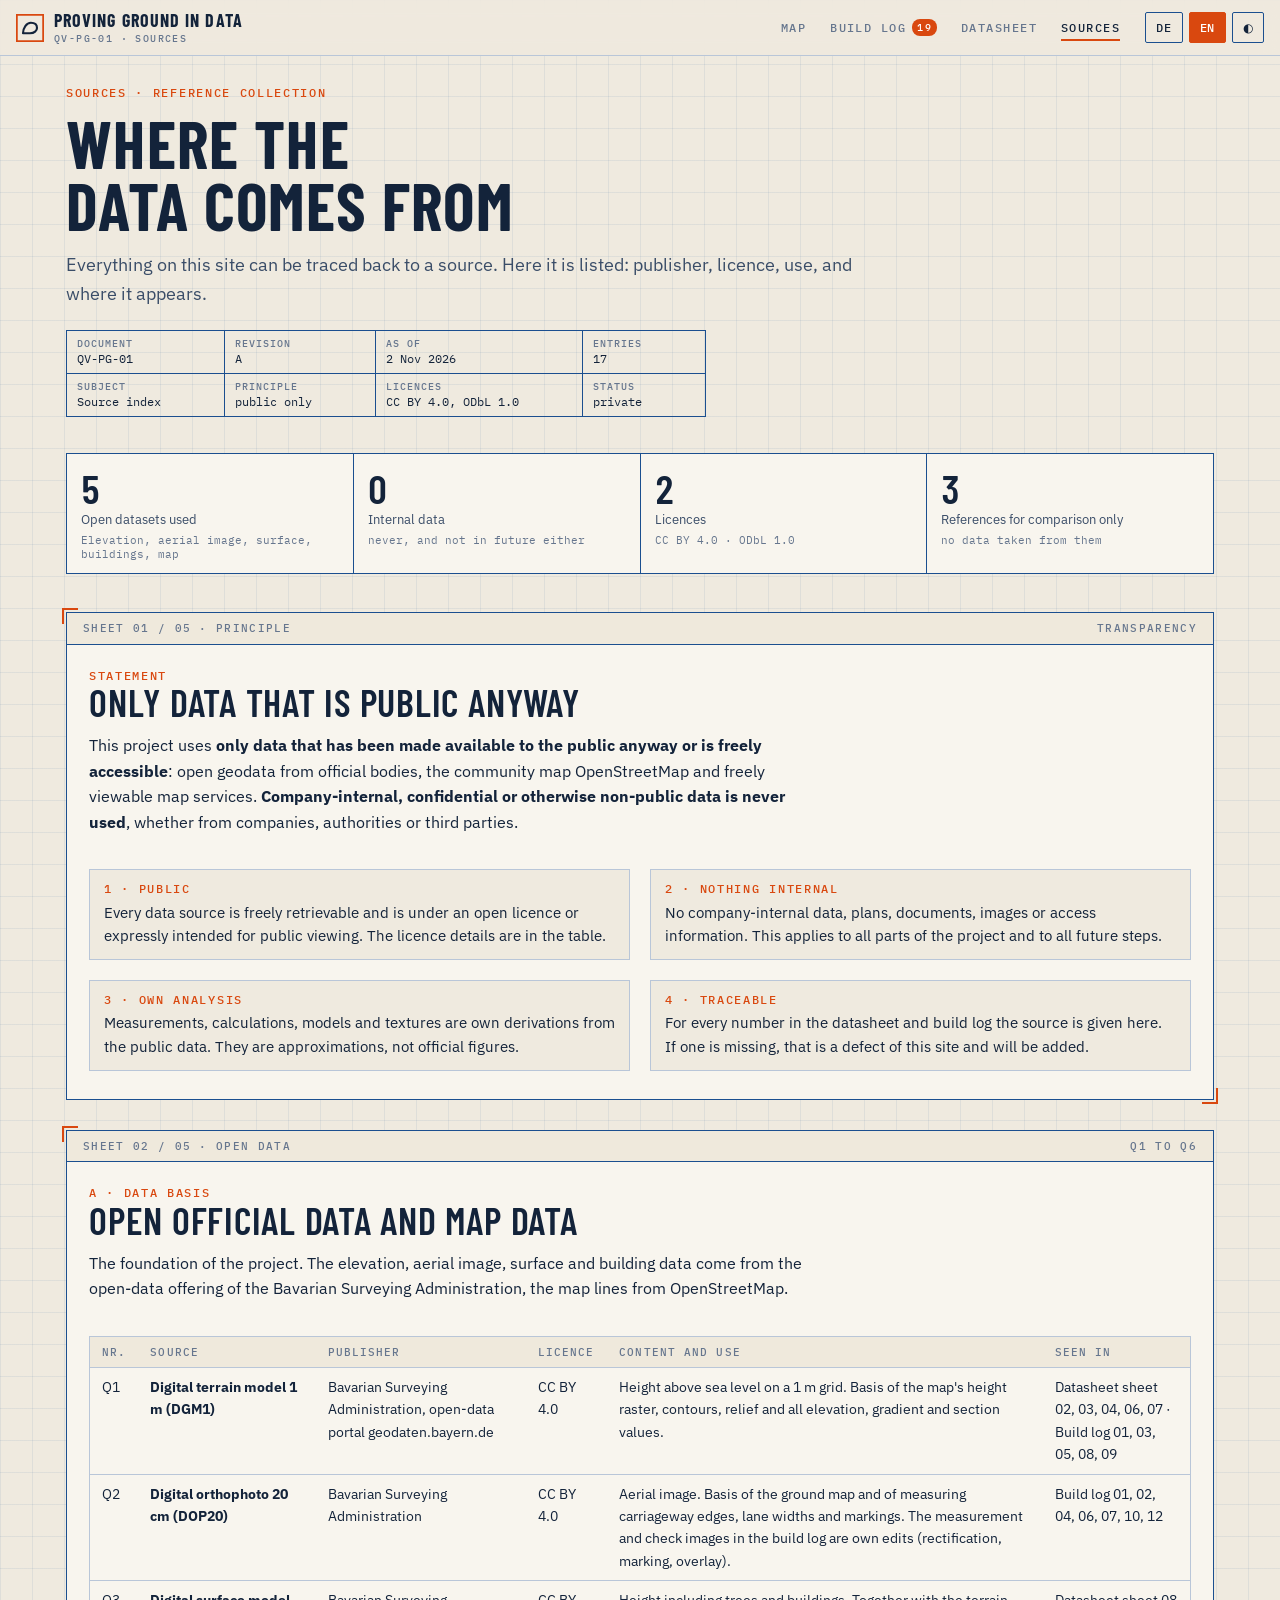
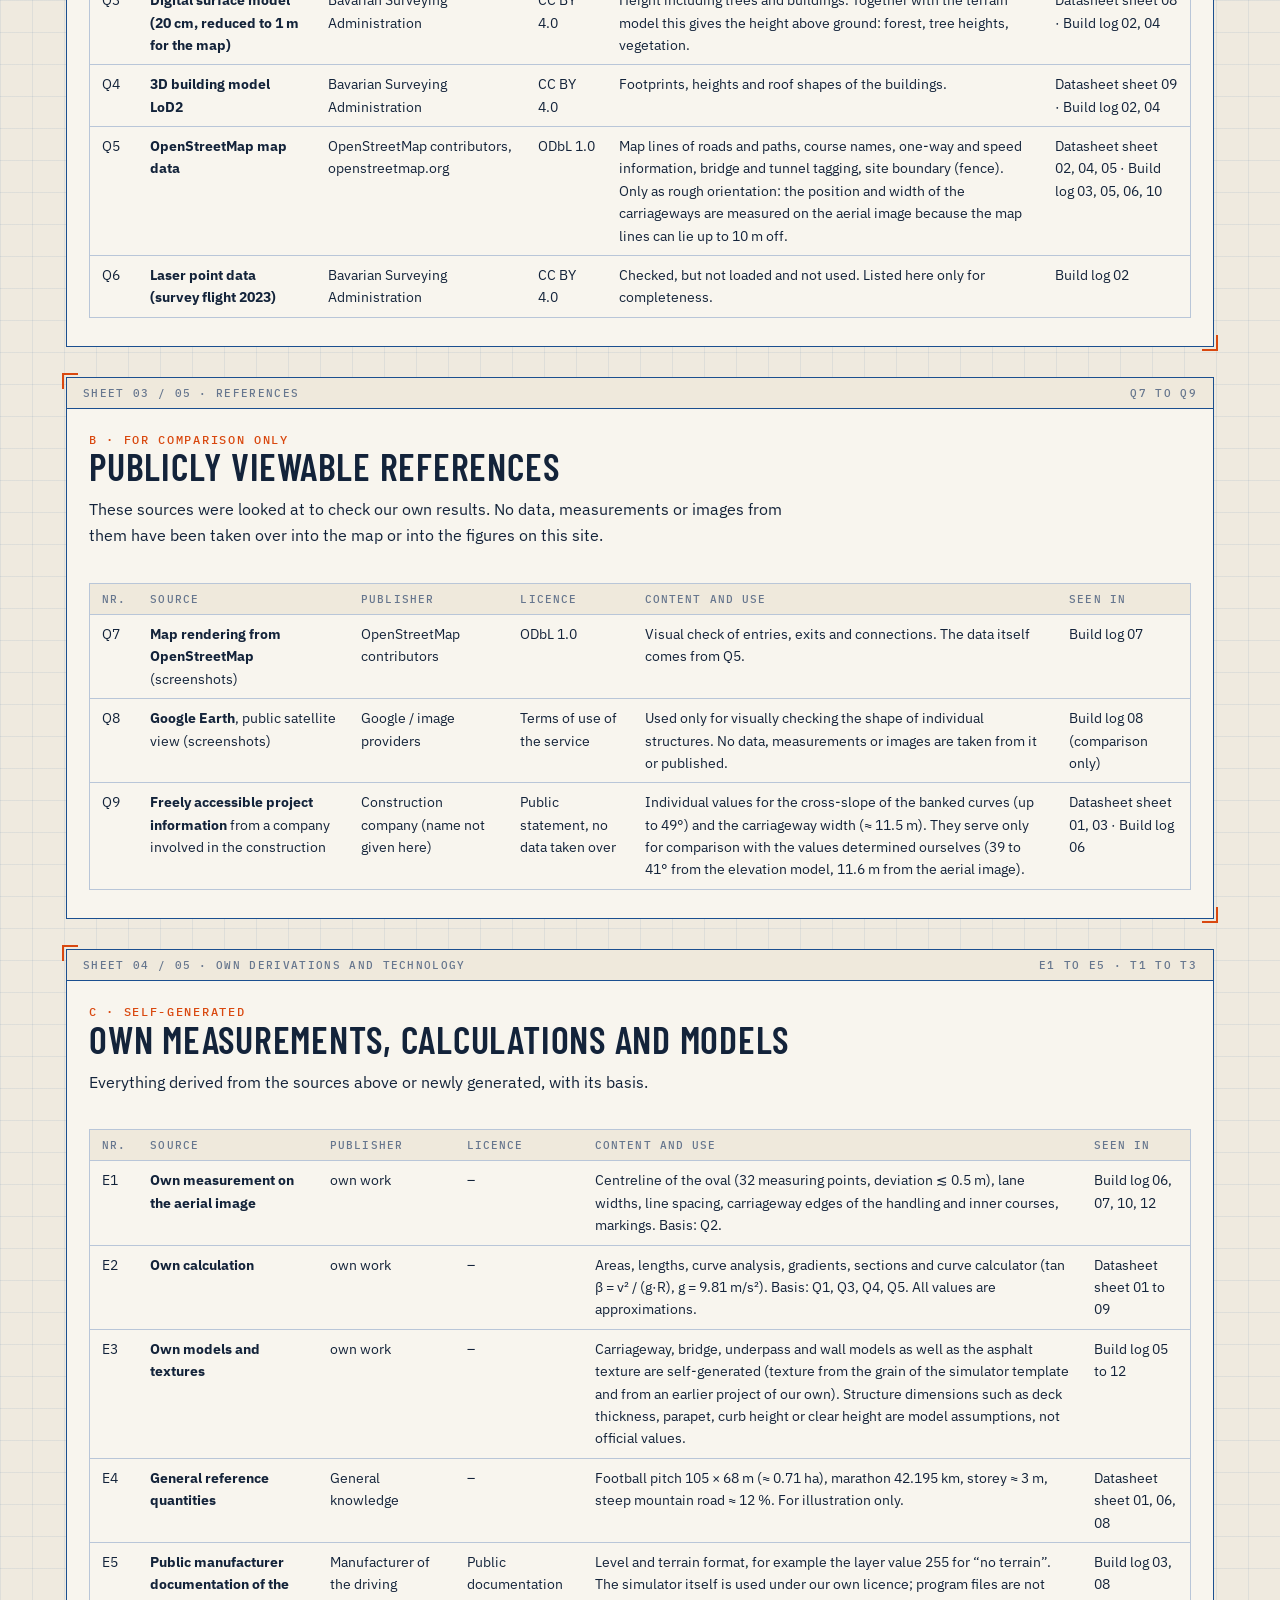
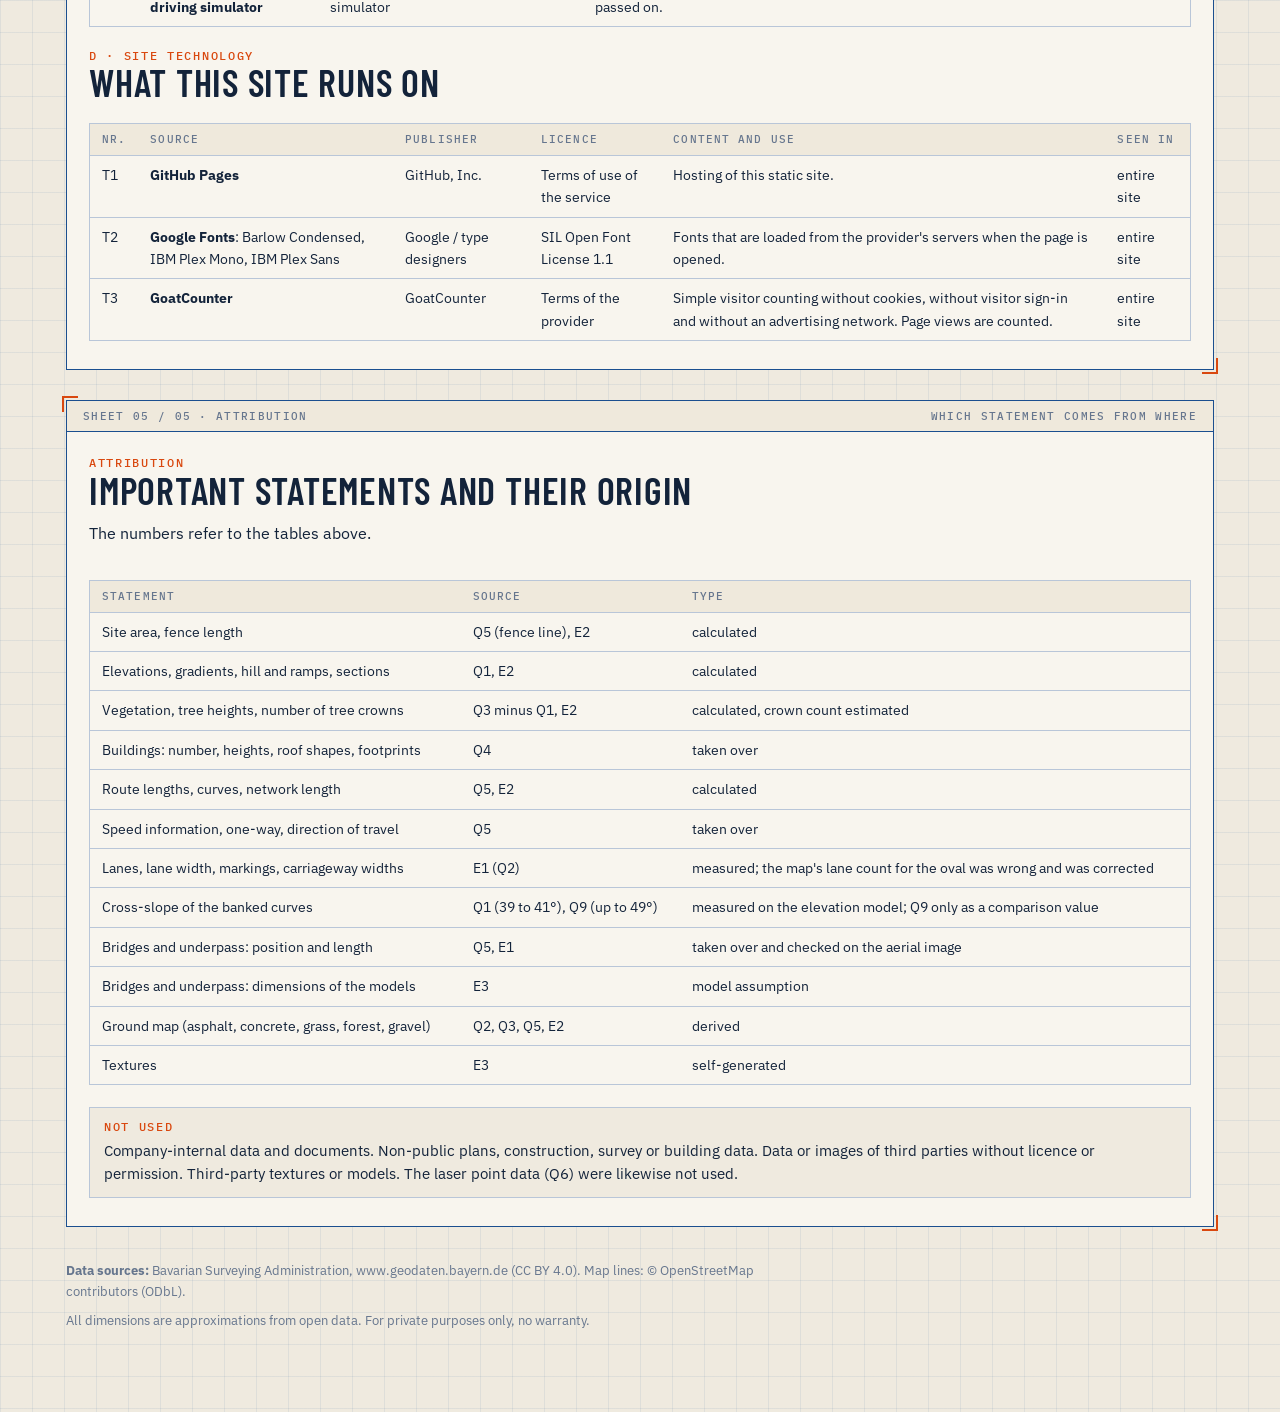
<file: quellen/index.html>
<!doctype html>
<html lang="de">
<head>
<meta charset="utf-8">
<meta name="viewport" content="width=device-width,initial-scale=1,viewport-fit=cover">
<title>Quellen · Prüfgelände in Daten</title>
<meta name="description" content="Quellenverzeichnis zum Prüfgelände-Projekt: welche öffentlichen Daten verwendet werden, unter welcher Lizenz, und was nie verwendet wird.">
<meta name="robots" content="noindex,nofollow">
<link rel="preconnect" href="https://fonts.googleapis.com">
<link rel="preconnect" href="https://fonts.gstatic.com" crossorigin>
<link rel="stylesheet" href="https://fonts.googleapis.com/css2?family=Barlow+Condensed:wght@500;600;700&family=IBM+Plex+Mono:wght@400;500;600&family=IBM+Plex+Sans:wght@400;500;600&display=swap">
<link rel="stylesheet" href="../assets/site.css">
<style>
.nav{margin:0 calc(-1 * max(16px,env(safe-area-inset-left))) 0;font-size:16px;line-height:1.6}
body::before{display:none}

:root{
  --bg:#07111f; --panel:#0d1c31; --panel2:#11243e; --ink:#eaf2ff; --ink2:#b5c6df; --muted:#7d93b3;
  --line:#22406a; --line2:#173054; --grid:rgba(110,160,240,.07); --accent:#ff6b1a; --accent-ink:#1a0a00;
  --cy:#5ec8ff; --ok:#4fe3c1; --bad:#ff5a4f; --warn:#ffd166;
  --f-d:"Barlow Condensed","Arial Narrow",Arial,sans-serif; --f-b:"IBM Plex Sans",system-ui,-apple-system,"Segoe UI",sans-serif; --f-m:"IBM Plex Mono",ui-monospace,Menlo,Consolas,monospace;
  --asph:#3a4558; --beton:#8da0bd; --gras:#2f6b4f; --mark:#f2f6ff;
  color-scheme:dark;
}
@media (prefers-color-scheme:light){:root:not([data-theme="dark"]){
  --bg:#efeadf; --panel:#f8f5ee; --panel2:#efe9dc; --ink:#13233a; --ink2:#3a4d68; --muted:#66768e;
  --line:#1b4f8f; --line2:#b9c6d8; --grid:rgba(27,79,143,.08); --accent:#d9480f; --accent-ink:#fff;
  --cy:#1b6ec2; --ok:#0b8f78; --bad:#e03131; --warn:#b07d00;
  --asph:#56627a; --beton:#b5c0d2; --gras:#7fae8f; --mark:#fff; color-scheme:light}}
:root[data-theme="light"]{
  --bg:#efeadf; --panel:#f8f5ee; --panel2:#efe9dc; --ink:#13233a; --ink2:#3a4d68; --muted:#66768e;
  --line:#1b4f8f; --line2:#b9c6d8; --grid:rgba(27,79,143,.08); --accent:#d9480f; --accent-ink:#fff;
  --cy:#1b6ec2; --ok:#0b8f78; --bad:#e03131; --warn:#b07d00;
  --asph:#56627a; --beton:#b5c0d2; --gras:#7fae8f; --mark:#fff; color-scheme:light}
*{box-sizing:border-box}
html{scroll-behavior:smooth;scroll-padding-top:16px}
body{margin:0;background:var(--bg);color:var(--ink);font:16px/1.6 var(--f-b);
  background-image:linear-gradient(var(--grid) 1px,transparent 1px),linear-gradient(90deg,var(--grid) 1px,transparent 1px);background-size:32px 32px;
  padding:0 max(16px,env(safe-area-inset-right)) 72px max(16px,env(safe-area-inset-left))}
.wrap{max-width:1180px;margin:0 auto}
a{color:var(--cy)}
h1,h2,h3{font-family:var(--f-d);text-transform:uppercase;letter-spacing:.02em;margin:0;text-wrap:balance}
h1{font-weight:700;font-size:clamp(34px,5.2vw,76px);line-height:.92}
h2{font-weight:600;font-size:clamp(26px,3.6vw,38px);line-height:1}
h3{font-weight:600;font-size:19px;line-height:1.1;letter-spacing:.04em}
p{margin:0 0 12px} .col{max-width:72ch}
.mono{font-family:var(--f-m)} .muted{color:var(--muted)}
.eyebrow{font:500 12px/1.2 var(--f-m);letter-spacing:.14em;text-transform:uppercase;color:var(--accent)}
code{font:13px var(--f-m);background:var(--panel2);border:1px solid var(--line2);padding:1px 5px}
/* Kopf */
.top{display:flex;justify-content:space-between;align-items:center;gap:12px;padding-top:18px;font:500 12px var(--f-m);letter-spacing:.08em;text-transform:uppercase;color:var(--muted)}
.btn{font:500 12px var(--f-m);letter-spacing:.06em;text-transform:uppercase;color:var(--ink);background:transparent;border:1px solid var(--line);padding:7px 10px;cursor:pointer;border-radius:2px}
.tools{display:flex;gap:6px;flex-wrap:wrap;justify-content:flex-end}
.btn:hover{background:var(--panel2)} .btn[aria-pressed="true"]{background:var(--accent);color:var(--accent-ink);border-color:var(--accent)}
.tabs{display:flex;gap:4px;margin-top:14px;border-bottom:1px solid var(--line)}
.tabs a{font:500 13px/1 var(--f-m);letter-spacing:.12em;text-transform:uppercase;color:var(--muted);text-decoration:none;padding:14px 20px;border:1px solid transparent;border-bottom:0;margin-bottom:-1px;white-space:nowrap}
.tabs{overflow-x:auto}
.tabs a .cnt{margin-left:8px;font-size:10px;letter-spacing:.04em;padding:3px 6px;background:var(--accent);color:var(--accent-ink);border-radius:9px;vertical-align:1px}
.tabs a.hl:not([aria-current]){color:var(--ink)}
.blogcta{display:flex;gap:18px;align-items:center;justify-content:space-between;margin-top:22px;padding:16px 20px;border:1px solid var(--line);border-left:4px solid var(--accent);background:var(--panel)}
.blogcta b{display:block;font:600 24px/1.15 var(--f-d);letter-spacing:.02em;text-transform:uppercase;margin-top:4px}
.blogcta p{margin:6px 0 0;font-size:14.5px;color:var(--ink2);max-width:64ch}
a.btn{text-decoration:none;display:inline-block;white-space:nowrap}
.srcnote{margin-top:26px;font-size:13.5px;color:var(--muted)} .srcnote a{color:var(--accent)}
@media (max-width:640px){.blogcta{flex-direction:column;align-items:flex-start}.tabs a{padding:13px 12px}}
.tabs a:hover{color:var(--ink)} .tabs a[aria-current="page"]{color:var(--ink);background:var(--panel);border-color:var(--line)}
.hero{padding-block:30px 8px;display:grid;gap:18px}
.lead{font-size:18px;color:var(--ink2);margin-top:16px}
.tb{display:grid;grid-template-columns:repeat(4,auto);border:1px solid var(--line);margin-top:22px;font:12px/1.35 var(--f-m);max-width:640px}
.tb div{padding:6px 10px;border-right:1px solid var(--line);border-bottom:1px solid var(--line)}
.tb div:nth-child(4n){border-right:0} .tb div:nth-last-child(-n+4){border-bottom:0}
.tb b{display:block;font-weight:500;font-size:10px;color:var(--muted);letter-spacing:.1em;text-transform:uppercase}
.kpis{display:grid;grid-template-columns:repeat(auto-fit,minmax(170px,1fr));gap:1px;background:var(--line);border:1px solid var(--line);margin-top:18px}
.kpi{background:var(--panel);padding:14px 14px 12px;display:grid;gap:2px;align-content:start}
.kpi b{font:600 40px/1 var(--f-d);letter-spacing:.01em;font-variant-numeric:tabular-nums}
.kpi b i{font:500 14px var(--f-m);font-style:normal;color:var(--muted);margin-left:4px}
.kpi span{font-size:13px;color:var(--ink2)} .kpi small{font:11px/1.3 var(--f-m);color:var(--muted)}
/* Blatt */
.sheet{border:1px solid var(--line);background:var(--panel);margin-top:30px;position:relative}
.sheet::before,.sheet::after{content:"";position:absolute;width:14px;height:14px;border:2px solid var(--accent);pointer-events:none}
.sheet::before{left:-5px;top:-5px;border-right:0;border-bottom:0}.sheet::after{right:-5px;bottom:-5px;border-left:0;border-top:0}
.sh{display:flex;justify-content:space-between;gap:12px;padding:8px 16px;border-bottom:1px solid var(--line);font:500 11px/1.3 var(--f-m);letter-spacing:.12em;text-transform:uppercase;color:var(--muted);background:var(--panel2)}
.sb{padding:24px 22px 28px;display:grid;gap:22px}
.sb>*{min-width:0}
.card{border:1px solid var(--line2);background:var(--bg);padding:16px 16px 14px;min-width:0}
.card h3{margin-bottom:6px}
.col h2+p{margin-top:12px}
.col>.meta+h2{margin-bottom:12px}
.grid2{display:grid;grid-template-columns:repeat(auto-fit,minmax(min(100%,420px),1fr));gap:20px}
.grid2>*{min-width:0}
/* Prozesskette */
.pipe{display:grid;grid-template-columns:repeat(7,1fr);gap:0;border:1px solid var(--line);background:var(--panel)}
.pipe div{padding:12px 12px 10px;border-right:1px solid var(--line2);position:relative;font-size:13px;color:var(--ink2);line-height:1.35}
.pipe div:last-child{border-right:0}
.pipe b{display:block;font:600 11px var(--f-m);letter-spacing:.12em;color:var(--accent);margin-bottom:4px}
.pipe strong{display:block;font:600 17px/1.05 var(--f-d);text-transform:uppercase;letter-spacing:.03em;color:var(--ink);margin-bottom:4px}
.pipe div:not(:last-child)::after{content:"";position:absolute;right:-6px;top:50%;width:10px;height:10px;border-top:2px solid var(--accent);border-right:2px solid var(--accent);transform:translateY(-50%) rotate(45deg);background:var(--panel);z-index:1}
.loop{font:11.5px var(--f-m);color:var(--muted);margin-top:8px}
/* Fortschritt */
.prog{display:grid;grid-template-columns:repeat(16,1fr);gap:3px}
.prog span{font:500 10.5px/1 var(--f-m);text-align:center;padding:8px 0 7px;border:1px solid var(--line2);color:var(--muted);background:var(--bg)}
.prog span.done{background:var(--ok);color:#06231c;border-color:var(--ok);font-weight:600}
.prog span.open{background:transparent}
.prog span.test{background:transparent;border-color:var(--warn);color:var(--warn);font-weight:600;border-style:dashed}
.legend{display:flex;gap:16px;flex-wrap:wrap;font:11.5px var(--f-m);color:var(--muted);margin-top:8px}
.legend i{display:inline-block;width:12px;height:12px;vertical-align:-2px;margin-right:6px;border:1px solid var(--line2)}
/* Filter */
.bar{display:flex;flex-wrap:wrap;gap:8px;align-items:center;justify-content:space-between;margin-top:30px}
.chips{display:flex;flex-wrap:wrap;gap:8px}
.toc{display:flex;flex-wrap:wrap;gap:4px 14px;font:12px var(--f-m);margin-top:12px}
.toc a{color:var(--ink2);text-decoration:none;border-bottom:1px dotted var(--line)} .toc a:hover{color:var(--accent)}
/* Log */
.log{display:flex;flex-direction:column} .log.rev{flex-direction:column-reverse}
.entry[hidden]{display:none}
.meta{display:flex;flex-wrap:wrap;gap:8px 14px;align-items:center;font:12px var(--f-m);color:var(--muted)}
.tag{display:inline-block;font:500 11px/1 var(--f-m);padding:4px 6px;border:1px solid var(--line);color:var(--ink2);letter-spacing:.04em}
.tag.ok{border-color:var(--ok);color:var(--ok)} .tag.bad{border-color:var(--bad);color:var(--bad)} .tag.warn{border-color:var(--warn);color:var(--warn)} .tag.open{border-style:dashed}
.figs{display:grid;gap:14px;grid-template-columns:repeat(auto-fit,minmax(min(100%,300px),1fr));align-items:start}
.figs.two{grid-template-columns:repeat(auto-fit,minmax(min(100%,380px),1fr))}
.figs.one{grid-template-columns:minmax(0,860px)}
figure{margin:0;min-width:0}
figure img{display:block;width:100%;height:auto;border:1px solid var(--line2);background:var(--panel2);cursor:zoom-in}
figure.tall img{max-height:430px;object-fit:cover;object-position:top}
figcaption{font:11.5px/1.45 var(--f-m);color:var(--muted);margin-top:6px}
figcaption b{color:var(--accent);font-weight:500;margin-right:6px}
.note{border-left:3px solid var(--accent);background:var(--bg);padding:10px 14px;font-size:14.5px;color:var(--ink2)}
.note b{color:var(--ink)}
.rule{border:1px solid var(--line2);background:var(--bg);padding:12px 14px;font-size:14.5px}
.rule .eyebrow{display:block;margin-bottom:4px}
.tablewrap{overflow-x:auto;border:1px solid var(--line2)}
table{border-collapse:collapse;width:100%;font-size:14px;min-width:620px}
th,td{text-align:left;padding:8px 12px;border-bottom:1px solid var(--line2);vertical-align:top}
th{font:500 11px/1.3 var(--f-m);letter-spacing:.1em;text-transform:uppercase;color:var(--muted);background:var(--panel2);white-space:nowrap}
td.n{font-family:var(--f-m);font-variant-numeric:tabular-nums;text-align:right;white-space:nowrap} th.n{text-align:right}
tr:last-child td{border-bottom:0}
ul.t{margin:0;padding-left:1.2em} ul.t li{margin:3px 0}
.hb{display:grid;gap:7px}
.hbr{display:grid;grid-template-columns:minmax(90px,28%) 1fr;gap:10px;align-items:center;font-size:13px}
.hbk{color:var(--ink2);text-align:right}
.hbt{display:flex;align-items:center;gap:8px;min-width:0}
.hbb{display:block;height:16px;background:var(--cy);flex:0 0 auto}
.hbv{font:500 12px var(--f-m);color:var(--ink);white-space:nowrap}
.xs{width:100%;height:auto;display:block}
.xs text{font:11px var(--f-m);fill:var(--ink2)} .xs .d{fill:var(--muted)} .xs .big{font:600 15px var(--f-d);fill:var(--ink);letter-spacing:.04em}
.xs .ln{stroke:var(--line);stroke-width:1} .xs .dim{stroke:var(--accent);stroke-width:1.2;fill:none}
.xs .dt{fill:var(--accent)}
footer{margin-top:34px;font-size:13px;color:var(--muted);max-width:90ch} footer p{margin-bottom:8px}
/* Lightbox */
.lb{position:fixed;inset:0;background:rgba(3,10,22,.92);display:none;align-items:center;justify-content:center;z-index:100;padding:20px;flex-direction:column;gap:10px}
.lb.on{display:flex} .lb img{max-width:100%;max-height:calc(100vh - 90px);border:1px solid var(--line);cursor:zoom-out}
.lb p{font:12px var(--f-m);color:#b3c8e8;margin:0;max-width:90ch;text-align:center}
@media (max-width:980px){.pipe{grid-template-columns:repeat(2,1fr)}.pipe div{border-bottom:1px solid var(--line2)}.pipe div:nth-child(2n){border-right:0}.pipe div::after{display:none!important}.prog{grid-template-columns:repeat(8,1fr)}}
@media (max-width:860px){.tb{grid-template-columns:repeat(2,auto)}.tb div:nth-child(4n){border-right:1px solid var(--line)}.tb div:nth-child(2n){border-right:0}.tb div:nth-last-child(-n+4){border-bottom:1px solid var(--line)}.tb div:nth-last-child(-n+2){border-bottom:0}}
@media (max-width:520px){.sb{padding:18px 14px 22px}.kpi b{font-size:32px}.sh{flex-direction:column;gap:2px}.pipe{grid-template-columns:1fr}.pipe div{border-right:0}.hbr{grid-template-columns:90px 1fr}}
</style>
<script data-goatcounter="https://ericcarni.goatcounter.com/count" async src="https://gc.zgo.at/count.js"></script>
</head>
<body>
<header class="nav">
  <a class="brand" href="../" aria-label="Startseite"><svg viewBox="0 0 32 32" aria-hidden="true"><rect x="1" y="1" width="30" height="30" fill="none" stroke="var(--accent)" stroke-width="2"/><path d="M8 22c0-6 4-12 9-12s7 3 7 6-3 6-8 6H8" fill="none" stroke="var(--ink)" stroke-width="2.4" stroke-linecap="round"/></svg><span><b>Prüfgelände in Daten</b><small>QV-PG-01 · Quellen</small></span></a>
  <nav class="links" aria-label="Bereiche"><a href="../">Karte</a><a href="../blog/">Baublog<span class="cnt">19</span></a><a href="../datenblatt/">Datenblatt</a><a href="../quellen/" aria-current="page">Quellen</a></nav>
  <div class="tools"><button class="btn" id="lang-de" type="button" aria-pressed="true" aria-label="Deutsch" lang="de">DE</button><button class="btn" id="lang-en" type="button" aria-pressed="false" aria-label="English" lang="en">EN</button><button class="btn ic" id="themebtn" type="button" aria-label="Darstellung wechseln">◐</button></div>
</header>
<div class="wrap">

<header class="hero">
  <div>
    <div class="eyebrow">Quellen · Referenzsammlung</div>
    <h1 style="margin:12px 0 0">Woher die<br>Daten kommen</h1>
    <p class="lead col">Alles, was auf dieser Seite steht, lässt sich auf eine Quelle zurückführen. Hier ist sie aufgelistet: Herausgeber, Lizenz, Verwendung und die Stelle, an der sie vorkommt.</p>
    <div class="tb" aria-label="Schriftfeld">
      <div><b>Dokument</b>QV-PG-01</div><div><b>Revision</b>A</div><div><b>Stand</b>02.11.2026</div><div><b>Einträge</b>17</div>
      <div><b>Gegenstand</b>Quellenverzeichnis</div><div><b>Grundsatz</b>nur öffentlich</div><div><b>Lizenzen</b>CC BY 4.0, ODbL 1.0</div><div><b>Status</b>privat</div>
    </div>
  </div>
  <div class="kpis">
    <div class="kpi"><b>5</b><span>Offene Datensätze genutzt</span><small>Höhe, Luftbild, Oberfläche, Gebäude, Karte</small></div>
    <div class="kpi"><b>0</b><span>Interne Daten</span><small>niemals, auch künftig nicht</small></div>
    <div class="kpi"><b>2</b><span>Lizenzen</span><small>CC BY 4.0 · ODbL 1.0</small></div>
    <div class="kpi"><b>3</b><span>Referenzen nur zum Abgleich</span><small>keine Daten daraus übernommen</small></div>
  </div>
</header>

<section class="sheet" id="grundsatz"><div class="sh"><span>Blatt 01 / 05 · Grundsatz</span><span>Transparenz</span></div>
<div class="sb">
  <div class="col"><div class="eyebrow">Erklärung</div><h2>Nur Daten, die ohnehin öffentlich sind</h2>
  <p>Für dieses Projekt werden <b>ausschließlich Daten genutzt, die der Öffentlichkeit ohnehin zur Verfügung gestellt wurden oder frei zugänglich sind</b>: offene Geodaten amtlicher Stellen, die Gemeinschaftskarte OpenStreetMap und frei einsehbare Kartendienste. Es werden <b>niemals firmeninterne, vertrauliche oder sonst nicht öffentliche Daten</b> herangezogen, weder aus Unternehmen noch aus Behörden noch von Dritten.</p></div>
  <div class="grid2">
    <div class="rule"><span class="eyebrow">1 · Öffentlich</span>Jede Datenquelle ist frei abrufbar und steht unter einer offenen Lizenz oder ist ausdrücklich zur Einsicht bestimmt. Die Lizenzangaben stehen in der Tabelle.</div>
    <div class="rule"><span class="eyebrow">2 · Nichts Internes</span>Keine firmeninternen Daten, Pläne, Unterlagen, Bilder oder Zugangsinformationen. Das gilt für alle Teile des Projekts und für alle künftigen Schritte.</div>
    <div class="rule"><span class="eyebrow">3 · Eigene Auswertung</span>Messungen, Berechnungen, Modelle und Texturen sind eigene Ableitungen aus den öffentlichen Daten. Es sind Näherungen, keine amtlichen Angaben.</div>
    <div class="rule"><span class="eyebrow">4 · Nachvollziehbar</span>Zu jeder Zahl in Datenblatt und Baublog gibt es hier die Quelle. Fehlt eine, ist das ein Mangel dieser Seite und wird ergänzt.</div>
  </div>
</div></section>

<section class="sheet" id="daten"><div class="sh"><span>Blatt 02 / 05 · Offene Daten</span><span>Q1 bis Q6</span></div>
<div class="sb">
  <div class="col"><div class="eyebrow">A · Datengrundlage</div><h2>Offene amtliche Daten und Kartendaten</h2>
  <p>Das Fundament des Projekts. Die Höhen-, Luftbild-, Oberflächen- und Gebäudedaten stammen aus dem Open-Data-Angebot der Bayerischen Vermessungsverwaltung, die Kartenlinien aus OpenStreetMap.</p></div>
  <div class="tablewrap"><table style="min-width:820px"><thead><tr><th>Nr.</th><th>Quelle</th><th>Herausgeber</th><th>Lizenz</th><th>Inhalt und Verwendung</th><th>Zu sehen in</th></tr></thead><tbody>
<tr><td>Q1</td><td><b>Digitales Geländemodell 1 m (DGM1)</b></td><td>Bayerische Vermessungsverwaltung, Open-Data-Portal geodaten.bayern.de</td><td>CC BY 4.0</td><td>Höhe über NN im 1-m-Raster. Grundlage des Höhenrasters der Karte, der Höhenlinien, des Reliefs und aller Höhen-, Neigungs- und Schnittwerte.</td><td>Datenblatt Blatt 02, 03, 04, 06, 07 · Baublog 01, 03, 05, 08, 09</td></tr>
<tr><td>Q2</td><td><b>Digitales Orthophoto 20 cm (DOP20)</b></td><td>Bayerische Vermessungsverwaltung</td><td>CC BY 4.0</td><td>Luftbild. Grundlage der Bodenkarte und der Messung von Fahrbahnrändern, Spurbreiten und Markierungen. Die Mess- und Prüfbilder im Baublog sind eigene Bearbeitungen (Entzerrung, Markierung, Überlagerung).</td><td>Baublog 01, 02, 04, 06, 07, 10, 12</td></tr>
<tr><td>Q3</td><td><b>Digitales Oberflächenmodell (20 cm, für die Karte auf 1 m verkleinert)</b></td><td>Bayerische Vermessungsverwaltung</td><td>CC BY 4.0</td><td>Höhe inklusive Bäumen und Gebäuden. Zusammen mit dem Geländemodell ergibt sich die Höhe über Grund: Wald, Baumhöhen, Bewuchs.</td><td>Datenblatt Blatt 08 · Baublog 02, 04</td></tr>
<tr><td>Q4</td><td><b>3D-Gebäudemodell LoD2</b></td><td>Bayerische Vermessungsverwaltung</td><td>CC BY 4.0</td><td>Grundrisse, Höhen und Dachformen der Gebäude.</td><td>Datenblatt Blatt 09 · Baublog 02, 04</td></tr>
<tr><td>Q5</td><td><b>OpenStreetMap-Kartendaten</b></td><td>OpenStreetMap-Mitwirkende, openstreetmap.org</td><td>ODbL 1.0</td><td>Kartenlinien der Straßen und Wege, Kursnamen, Einbahn- und Tempoangaben, Brücken- und Tunnelkennzeichnung, Geländegrenze (Zaun). Nur als grobe Orientierung: Lage und Breite der Fahrbahnen werden am Luftbild gemessen, weil die Kartenlinien bis zu 10 m danebenliegen können.</td><td>Datenblatt Blatt 02, 04, 05 · Baublog 03, 05, 06, 10</td></tr>
<tr><td>Q6</td><td><b>Laserpunktdaten (Befliegung 2023)</b></td><td>Bayerische Vermessungsverwaltung</td><td>CC BY 4.0</td><td>Geprüft, aber nicht geladen und nicht verwendet. Hier nur der Vollständigkeit halber aufgeführt.</td><td>Baublog 02</td></tr>
</tbody></table></div>
</div></section>

<section class="sheet" id="referenzen"><div class="sh"><span>Blatt 03 / 05 · Referenzen</span><span>Q7 bis Q9</span></div>
<div class="sb">
  <div class="col"><div class="eyebrow">B · Nur zum Abgleich</div><h2>Öffentlich einsehbare Referenzen</h2>
  <p>Diese Quellen wurden angesehen, um eigene Ergebnisse zu prüfen. Daten, Messwerte oder Bilder daraus sind <b>nicht</b> in die Karte oder in die Abbildungen dieser Seite übernommen.</p></div>
  <div class="tablewrap"><table style="min-width:820px"><thead><tr><th>Nr.</th><th>Quelle</th><th>Herausgeber</th><th>Lizenz</th><th>Inhalt und Verwendung</th><th>Zu sehen in</th></tr></thead><tbody>
<tr><td>Q7</td><td><b>Kartendarstellung von OpenStreetMap</b> (Bildschirmfotos)</td><td>OpenStreetMap-Mitwirkende</td><td>ODbL 1.0</td><td>Sichtprüfung von Ein- und Ausfahrten und Anbindungen. Die Daten selbst stammen aus Q5.</td><td>Baublog 07</td></tr>
<tr><td>Q8</td><td><b>Google Earth</b>, öffentliche Satellitenansicht (Bildschirmfotos)</td><td>Google / Bildanbieter</td><td>Nutzungsbedingungen des Dienstes</td><td>Ausschließlich zur Sichtprüfung der Form einzelner Bauwerke. Es werden keine Daten, Messwerte oder Bilder daraus übernommen oder veröffentlicht.</td><td>Baublog 08 (nur Abgleich)</td></tr>
<tr><td>Q9</td><td><b>Frei zugängliche Projektinformation</b> eines am Bau beteiligten Unternehmens</td><td>Bauunternehmen (Name hier nicht genannt)</td><td>Öffentliche Angabe, keine Daten übernommen</td><td>Einzelwerte zur Querneigung der Steilkurven (bis 49°) und zur Fahrbahnbreite (≈ 11,5 m). Dienen nur dem Vergleich mit den selbst ermittelten Werten (39 bis 41° aus dem Höhenmodell, 11,6 m aus dem Luftbild).</td><td>Datenblatt Blatt 01, 03 · Baublog 06</td></tr>
</tbody></table></div>
</div></section>

<section class="sheet" id="eigene"><div class="sh"><span>Blatt 04 / 05 · Eigene Ableitungen und Technik</span><span>E1 bis E5 · T1 bis T3</span></div>
<div class="sb">
  <div class="col"><div class="eyebrow">C · Selbst erzeugt</div><h2>Eigene Messungen, Berechnungen und Modelle</h2>
  <p>Alles, was aus den Quellen oben abgeleitet oder neu erzeugt wurde, mit Angabe der Grundlage.</p></div>
  <div class="tablewrap"><table style="min-width:820px"><thead><tr><th>Nr.</th><th>Quelle</th><th>Herausgeber</th><th>Lizenz</th><th>Inhalt und Verwendung</th><th>Zu sehen in</th></tr></thead><tbody>
<tr><td>E1</td><td><b>Eigene Messung am Luftbild</b></td><td>eigene Arbeit</td><td>–</td><td>Mittellinie des Ovals (32 Messstellen, Abweichung ≲ 0,5 m), Spurbreiten, Linienabstände, Fahrbahnränder der Handlingkurse und Innenkurse, Markierungen. Basis: Q2.</td><td>Baublog 06, 07, 10, 12</td></tr>
<tr><td>E2</td><td><b>Eigene Berechnung</b></td><td>eigene Arbeit</td><td>–</td><td>Flächen, Längen, Kurvenanalyse, Steigungen, Schnitte und Kurvenrechner (tan β = v² / (g·R), g = 9,81 m/s²). Basis: Q1, Q3, Q4, Q5. Alle Werte sind Näherungen.</td><td>Datenblatt Blatt 01 bis 09</td></tr>
<tr><td>E3</td><td><b>Eigene Modelle und Texturen</b></td><td>eigene Arbeit</td><td>–</td><td>Fahrbahn-, Brücken-, Unterführungs- und Wandmodelle sowie die Asphalttextur sind selbst erzeugt (Textur aus der Körnung der Simulator-Vorlage und aus einem eigenen Vorgängerprojekt). Bauwerksmaße wie Deckstärke, Brüstung, Curbhöhe oder lichte Höhe sind Modellannahmen, keine amtlichen Werte.</td><td>Baublog 05 bis 12</td></tr>
<tr><td>E4</td><td><b>Allgemeine Vergleichsgrößen</b></td><td>Allgemeinwissen</td><td>–</td><td>Fußballfeld 105 × 68 m (≈ 0,71 ha), Marathon 42,195 km, Stockwerk ≈ 3 m, steile Bergstraße ≈ 12 %. Nur zur Veranschaulichung.</td><td>Datenblatt Blatt 01, 06, 08</td></tr>
<tr><td>E5</td><td><b>Öffentliche Herstellerdokumentation des Fahrsimulators</b></td><td>Hersteller des Fahrsimulators</td><td>Öffentliche Dokumentation</td><td>Level- und Geländeformat, zum Beispiel der Schichtwert 255 für „kein Gelände“. Der Simulator selbst wird mit eigener Lizenz genutzt; Programmdateien werden nicht weitergegeben.</td><td>Baublog 03, 08</td></tr>
</tbody></table></div>
  <div class="col"><div class="eyebrow">D · Seitentechnik</div><h2>Womit diese Seite betrieben wird</h2></div>
  <div class="tablewrap"><table style="min-width:820px"><thead><tr><th>Nr.</th><th>Quelle</th><th>Herausgeber</th><th>Lizenz</th><th>Inhalt und Verwendung</th><th>Zu sehen in</th></tr></thead><tbody>
<tr><td>T1</td><td><b>GitHub Pages</b></td><td>GitHub, Inc.</td><td>Nutzungsbedingungen des Dienstes</td><td>Hosting dieser statischen Seite.</td><td>gesamte Seite</td></tr>
<tr><td>T2</td><td><b>Google Fonts</b>: Barlow Condensed, IBM Plex Mono, IBM Plex Sans</td><td>Google / Schriftautoren</td><td>SIL Open Font License 1.1</td><td>Schriften, die beim Aufruf von den Servern des Anbieters geladen werden.</td><td>gesamte Seite</td></tr>
<tr><td>T3</td><td><b>GoatCounter</b></td><td>GoatCounter</td><td>Dienstbedingungen des Anbieters</td><td>Einfache Besucherzählung ohne Cookies, ohne Anmeldung der Besucher und ohne Werbenetzwerk. Gezählt werden Aufrufe der Seiten.</td><td>gesamte Seite</td></tr>
</tbody></table></div>
</div></section>

<section class="sheet" id="zuordnung"><div class="sh"><span>Blatt 05 / 05 · Zuordnung</span><span>Welche Angabe stammt woher</span></div>
<div class="sb">
  <div class="col"><div class="eyebrow">Zuordnung</div><h2>Wichtige Angaben und ihre Herkunft</h2>
  <p>Die Nummern verweisen auf die Tabellen oben.</p></div>
  <div class="tablewrap"><table style="min-width:620px"><thead><tr><th>Angabe</th><th>Quelle</th><th>Art</th></tr></thead><tbody>
<tr><td>Geländefläche, Zaunlänge</td><td>Q5 (Zaunlinie), E2</td><td>berechnet</td></tr>
<tr><td>Höhen, Neigungen, Hügel und Rampen, Schnitte</td><td>Q1, E2</td><td>berechnet</td></tr>
<tr><td>Wald, Baumhöhen, Zahl der Baumkronen</td><td>Q3 minus Q1, E2</td><td>berechnet, Kronenzahl geschätzt</td></tr>
<tr><td>Gebäude: Anzahl, Höhen, Dachformen, Grundflächen</td><td>Q4</td><td>übernommen</td></tr>
<tr><td>Streckenlängen, Kurven, Netzlänge</td><td>Q5, E2</td><td>berechnet</td></tr>
<tr><td>Tempoangaben, Einbahn, Fahrtrichtung</td><td>Q5</td><td>übernommen</td></tr>
<tr><td>Fahrstreifen, Spurbreite, Markierungen, Fahrbahnbreiten</td><td>E1 (Q2)</td><td>gemessen; Kartenangabe zur Spurzahl am Oval war falsch und wurde korrigiert</td></tr>
<tr><td>Querneigung der Steilkurven</td><td>Q1 (39 bis 41°), Q9 (bis 49°)</td><td>gemessen am Höhenmodell; Q9 nur als Vergleichsangabe</td></tr>
<tr><td>Brücken und Unterführung: Lage und Länge</td><td>Q5, E1</td><td>übernommen und am Luftbild geprüft</td></tr>
<tr><td>Brücken und Unterführung: Maße der Modelle</td><td>E3</td><td>Modellannahme</td></tr>
<tr><td>Bodenkarte (Asphalt, Beton, Wiese, Wald, Kies)</td><td>Q2, Q3, Q5, E2</td><td>abgeleitet</td></tr>
<tr><td>Texturen</td><td>E3</td><td>selbst erzeugt</td></tr>
</tbody></table></div>
  <div class="rule"><span class="eyebrow">Nicht verwendet</span>Firmeninterne Daten und Unterlagen. Nicht öffentliche Pläne, Bau-, Vermessungs- oder Gebäudedaten. Daten oder Bilder Dritter ohne Lizenz oder Freigabe. Fremde Texturen oder Modelle. Die Laserpunktdaten (Q6) wurden ebenfalls nicht eingesetzt.</div>
</div></section>

<footer>
  <p><b>Datenquellen:</b> Bayerische Vermessungsverwaltung, www.geodaten.bayern.de (CC BY 4.0). Kartenlinien: © OpenStreetMap-Mitwirkende (ODbL).</p>
  <p>Alle Maße sind Näherungen aus offenen Daten. Nur für private Zwecke, ohne Gewähr.</p>
</footer>
</div>
<script src="../assets/i18n-en.js"></script>
<script src="../assets/i18n.js"></script>
<script>
(function(){
  const r=document.documentElement,b=document.getElementById("themebtn");
  try{const s=localStorage.getItem("theme");if(s)r.setAttribute("data-theme",s)}catch(e){}
  b.addEventListener("click",()=>{const cur=r.getAttribute("data-theme")||(matchMedia("(prefers-color-scheme: light)").matches?"light":"dark");const nx=cur==="dark"?"light":"dark";r.setAttribute("data-theme",nx);try{localStorage.setItem("theme",nx)}catch(e){}});
})();
</script>
</body>
</html>
</file>
<file: assets/site.css>
/* Prüfgelände in Daten · gemeinsames Design für Karte (Startseite) und Baublog */
:root{
  --bg:#07111f; --bg2:#0a1729; --panel:#0d1c31; --panel2:#11243e; --ink:#eaf2ff; --ink2:#b5c6df; --muted:#7d93b3;
  --line:#22406a; --line2:#173054; --grid:rgba(110,160,240,.07); --dot:rgba(140,180,255,.10);
  --accent:#ff6b1a; --accent2:#ffb000; --accent-ink:#1a0a00; --cy:#5ec8ff; --ok:#3ee0b5; --warn:#ffcf4a; --bad:#ff5a4f;
  --casing:rgba(4,10,20,.85); --glass:rgba(9,20,36,.78);
  --f-d:"Barlow Condensed","Arial Narrow",Arial,sans-serif; --f-b:"IBM Plex Sans",system-ui,-apple-system,"Segoe UI",sans-serif; --f-m:"IBM Plex Mono",ui-monospace,Menlo,Consolas,monospace;
  --c-oval:#ff6b1a; --c-spur:#4cc9f0; --c-zustand:#2dd4bf; --c-h1:#ffd23f; --c-h2:#ff5d8f; --c-sks:#a3e635;
  --c-kies:#e3b27a; --c-kreis:#d6c3a1; --c-faecher:#b28dff; --c-multi:#8fa2ff; --c-kuh_k:#ff9468; --c-kuh_g:#e2584a;
  --c-dyn:#e8eef8; --c-wart:#8da2c4; --c-einfahrt:#6fa0ff; --c-ramp:#ff4f6d;
  --ease:cubic-bezier(.2,.7,.1,1);
  color-scheme:dark;
}
@media (prefers-color-scheme:light){:root:not([data-theme="dark"]){
  --bg:#efeadf; --bg2:#e7e1d3; --panel:#f8f5ee; --panel2:#efe9dc; --ink:#14233a; --ink2:#3b4c66; --muted:#6a778b;
  --line:#1d4f8f; --line2:#c7cfda; --grid:rgba(29,79,143,.07); --dot:rgba(29,79,143,.09);
  --accent:#d9480f; --accent2:#b07d00; --accent-ink:#fff; --cy:#1b6ec2; --ok:#0b8f78; --warn:#a46b00; --bad:#d63031;
  --casing:rgba(255,253,247,.9); --glass:rgba(248,245,238,.86);
  --c-h1:#e0a800; --c-sks:#5e9e12; --c-dyn:#5b6b84; --c-kreis:#a8875a; --c-kies:#c08a4c; --c-spur:#1f9ccc; --c-zustand:#109c8a;
  color-scheme:light}}
:root[data-theme="light"]{
  --bg:#efeadf; --bg2:#e7e1d3; --panel:#f8f5ee; --panel2:#efe9dc; --ink:#14233a; --ink2:#3b4c66; --muted:#6a778b;
  --line:#1d4f8f; --line2:#c7cfda; --grid:rgba(29,79,143,.07); --dot:rgba(29,79,143,.09);
  --accent:#d9480f; --accent2:#b07d00; --accent-ink:#fff; --cy:#1b6ec2; --ok:#0b8f78; --warn:#a46b00; --bad:#d63031;
  --casing:rgba(255,253,247,.9); --glass:rgba(248,245,238,.86);
  --c-h1:#e0a800; --c-sks:#5e9e12; --c-dyn:#5b6b84; --c-kreis:#a8875a; --c-kies:#c08a4c; --c-spur:#1f9ccc; --c-zustand:#109c8a;
  color-scheme:light}
*{box-sizing:border-box}
html{scroll-behavior:smooth;scroll-padding-top:70px;-webkit-text-size-adjust:100%}
body{margin:0;background:var(--bg);color:var(--ink);font:16px/1.6 var(--f-b);overflow-x:hidden}
body::before{content:"";position:fixed;inset:0;pointer-events:none;z-index:0;
  background-image:linear-gradient(var(--grid) 1px,transparent 1px),linear-gradient(90deg,var(--grid) 1px,transparent 1px);background-size:40px 40px}
a{color:var(--cy)}
h1,h2,h3{font-family:var(--f-d);text-transform:uppercase;letter-spacing:.02em;margin:0;text-wrap:balance;font-weight:700}
p{margin:0 0 12px}
.mono{font-family:var(--f-m)} .muted{color:var(--muted)}
.eyebrow{font:500 11.5px/1.2 var(--f-m);letter-spacing:.16em;text-transform:uppercase;color:var(--accent)}
code{font:13px var(--f-m);background:var(--panel2);border:1px solid var(--line2);padding:1px 5px}
.wrap{max-width:1180px;margin:0 auto;padding:0 max(16px,env(safe-area-inset-left));position:relative;z-index:1}

/* Kopfzeile */
.nav{position:sticky;top:0;z-index:50;display:flex;align-items:center;gap:14px;height:56px;padding:0 max(16px,env(safe-area-inset-left));
  background:color-mix(in srgb,var(--bg) 82%,transparent);backdrop-filter:blur(10px);-webkit-backdrop-filter:blur(10px);border-bottom:1px solid var(--line2)}
.brand{display:flex;align-items:center;gap:10px;text-decoration:none;color:var(--ink);font:700 18px/1 var(--f-d);letter-spacing:.06em;text-transform:uppercase;white-space:nowrap}
.brand svg{width:28px;height:28px;flex:none}
.brand small{font:500 10px var(--f-m);letter-spacing:.14em;color:var(--muted);display:block;margin-top:3px}
.links{display:flex;gap:2px;margin-left:auto;overflow-x:auto;scrollbar-width:none}
.links::-webkit-scrollbar{display:none}
.links a{font:500 12px/1 var(--f-m);letter-spacing:.12em;text-transform:uppercase;color:var(--muted);text-decoration:none;padding:9px 11px;border-radius:2px;white-space:nowrap;position:relative}
.links a:hover{color:var(--ink)}
.links a[aria-current="page"]{color:var(--ink)}
.links a[aria-current="page"]::after{content:"";position:absolute;left:11px;right:11px;bottom:2px;height:2px;background:var(--accent)}
.links .cnt{margin-left:6px;font-size:9.5px;padding:2px 5px;background:var(--accent);color:var(--accent-ink);border-radius:8px;vertical-align:1px}
.tools{display:flex;gap:4px;flex:none}
.btn{font:500 11.5px var(--f-m);letter-spacing:.08em;text-transform:uppercase;color:var(--ink);background:transparent;border:1px solid var(--line);padding:7px 10px;cursor:pointer;border-radius:2px;transition:background .2s,color .2s,border-color .2s}
.btn:hover{background:var(--panel2)} .btn[aria-pressed="true"]{background:var(--accent);color:var(--accent-ink);border-color:var(--accent)}
.btn.pri{background:var(--accent);color:var(--accent-ink);border-color:var(--accent)} .btn.pri:hover{filter:brightness(1.08)}
a.btn{text-decoration:none;display:inline-flex;align-items:center;gap:6px;white-space:nowrap}
.ic{width:32px;padding:6px 0;text-align:center}
@media (max-width:720px){.brand small{display:none}.links a{padding:9px 7px;letter-spacing:.06em}.nav{gap:8px}#themebtn .lbl{display:none}}
@media (max-width:520px){.brand b{display:none}.tools .btn[lang][aria-pressed="true"]{display:none}.links a{font-size:11px;padding:9px 6px;letter-spacing:.04em}.links .cnt{display:none}}

/* Einblenden beim Scrollen */
.rv{opacity:0;transform:translateY(22px);transition:opacity .8s var(--ease),transform .8s var(--ease)}
.rv.in{opacity:1;transform:none}
.rv.d1{transition-delay:.08s}.rv.d2{transition-delay:.16s}.rv.d3{transition-delay:.24s}
@media (prefers-reduced-motion:reduce){.rv{opacity:1;transform:none;transition:none}html{scroll-behavior:auto}}

/* Abschnitte */
.sec{padding:84px 0 0;position:relative;z-index:1}
.sec-h{display:grid;gap:10px;margin-bottom:28px;max-width:70ch}
.sec-h h2{font-size:clamp(34px,5vw,64px);line-height:.92}
.sec-h p{color:var(--ink2);font-size:17px;margin:4px 0 0}
.frame{position:relative;border:1px solid var(--line);background:var(--panel)}
.frame::before,.frame::after{content:"";position:absolute;width:12px;height:12px;border:2px solid var(--accent);pointer-events:none}
.frame::before{left:-5px;top:-5px;border-right:0;border-bottom:0}.frame::after{right:-5px;bottom:-5px;border-left:0;border-top:0}

.tag{display:inline-block;font:500 10.5px/1 var(--f-m);padding:4px 6px;border:1px solid var(--line);color:var(--ink2);letter-spacing:.05em;text-transform:uppercase;white-space:nowrap}
.tag.ok{border-color:var(--ok);color:var(--ok)} .tag.warn{border-color:var(--warn);color:var(--warn)} .tag.open{border-style:dashed;color:var(--muted)} .tag.bad{border-color:var(--bad);color:var(--bad)}
.tag.in{border-color:var(--cy);color:var(--cy)}

/* Fortschritt S01–Z1 */
.prog{display:grid;grid-template-columns:repeat(16,1fr);gap:3px}
.prog span{font:500 10.5px/1 var(--f-m);text-align:center;padding:9px 0 8px;border:1px solid var(--line2);color:var(--muted);background:var(--bg);position:relative;overflow:hidden}
.prog span.done{color:#04261d;border-color:var(--ok);font-weight:600}
.prog span.done::before{content:"";position:absolute;inset:0;background:var(--ok);transform:scaleX(0);transform-origin:left;transition:transform .5s var(--ease);transition-delay:calc(var(--i,0) * 70ms);z-index:-1}
.prog span.done{z-index:0;isolation:isolate}
.prog.in span.done::before{transform:none}
.prog span.test{border-color:var(--warn);color:var(--warn);font-weight:600;border-style:dashed}
.prog span.test::after{content:"";position:absolute;left:0;bottom:0;height:2px;width:40%;background:var(--warn);animation:scan 1.8s linear infinite}
@keyframes scan{from{transform:translateX(-100%)}to{transform:translateX(260%)}}
.legend{display:flex;gap:16px;flex-wrap:wrap;font:11.5px var(--f-m);color:var(--muted);margin-top:10px}
.legend i{display:inline-block;width:12px;height:12px;vertical-align:-2px;margin-right:6px;border:1px solid var(--line2)}
@media (max-width:760px){.prog{grid-template-columns:repeat(8,1fr)}}

footer.foot{position:relative;z-index:1;margin-top:90px;border-top:1px solid var(--line2);padding:26px 0 60px;font-size:13px;color:var(--muted)}
footer.foot p{margin-bottom:8px;max-width:95ch} footer.foot a{color:var(--accent)}

/* Bild vergrößern */
.lb{position:fixed;inset:0;background:rgba(3,8,16,.93);display:none;align-items:center;justify-content:center;z-index:100;padding:20px;flex-direction:column;gap:10px}
.lb.on{display:flex;animation:fade .25s ease} .lb img{max-width:100%;max-height:calc(100vh - 90px);border:1px solid var(--line);cursor:zoom-out}
.lb p{font:12px var(--f-m);color:#b5c6df;margin:0;max-width:90ch;text-align:center}
@keyframes fade{from{opacity:0}to{opacity:1}}
</file>
